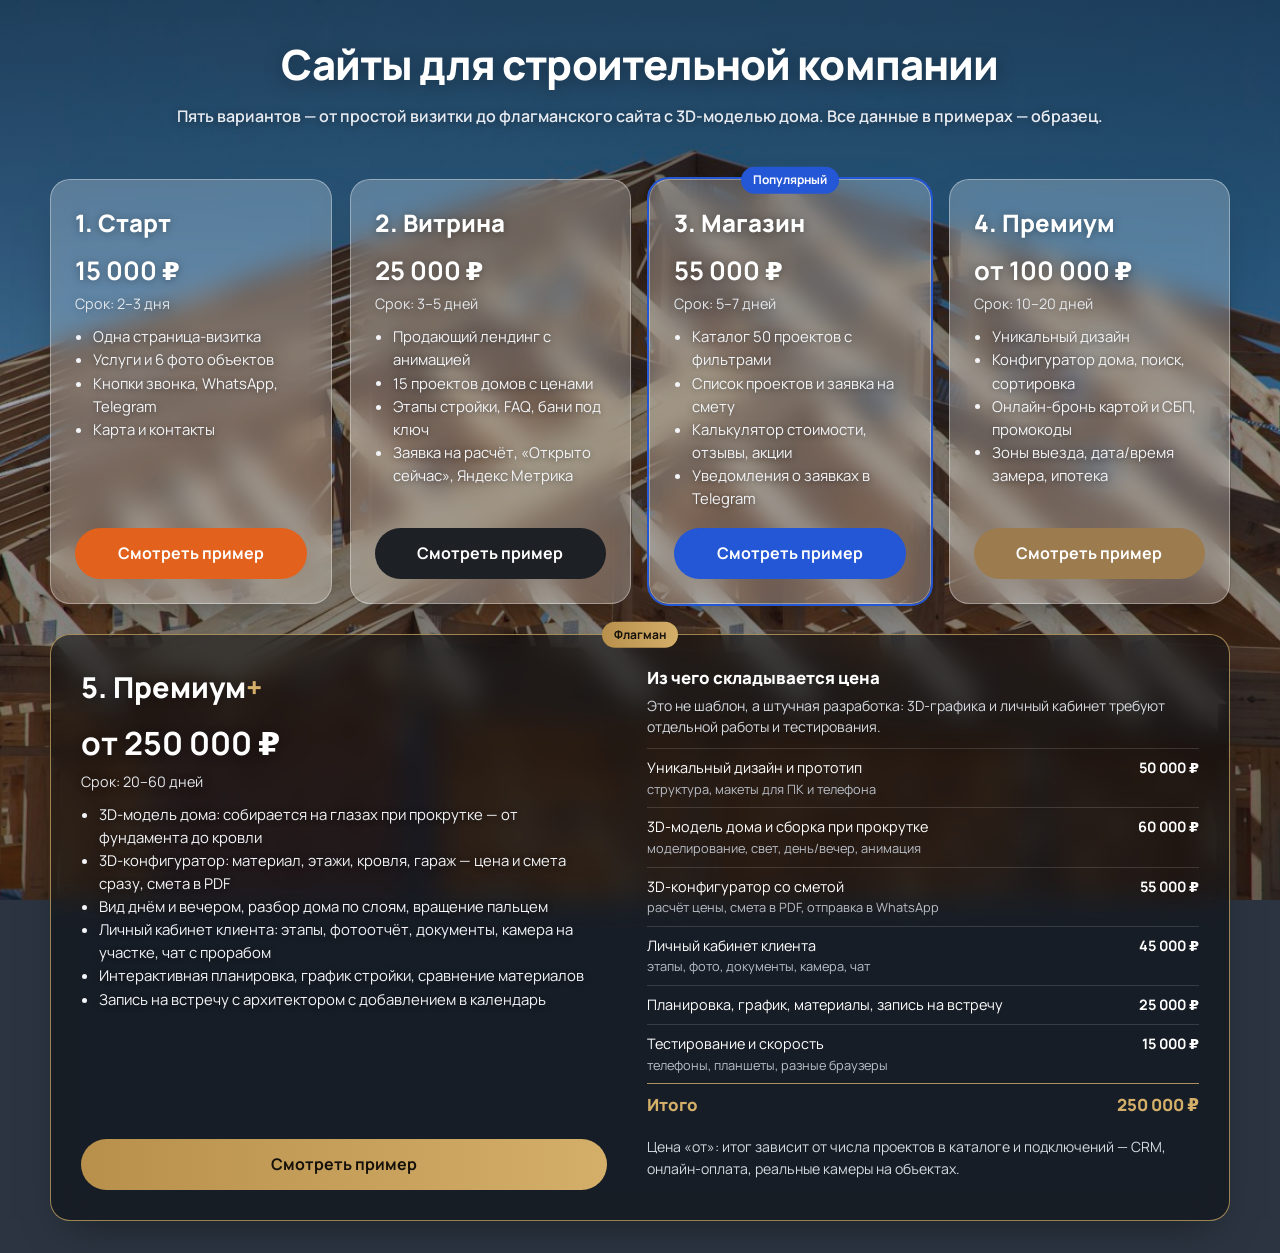
<file: index.html>
<!doctype html><html lang="ru"><head><meta charset="UTF-8"><meta name="viewport" content="width=device-width,initial-scale=1"><meta name="robots" content="noindex, nofollow"><title>Сайты для строительной компании — примеры</title>
<link href="fonts/fonts.css" rel="stylesheet">
<style>*{box-sizing:border-box}body{margin:0;font:16px/1.55 Manrope,system-ui,sans-serif;background:#2B3440;color:#1F2226;padding:32px 16px;min-height:100vh;min-height:100dvh;display:flex;flex-direction:column;justify-content:center}
body::before{content:"";position:fixed;inset:0;z-index:-1;background:linear-gradient(180deg,rgba(12,18,28,.62),rgba(12,18,28,.38) 45%,rgba(12,18,28,.55)),url("img/1676802037786-3697d60497ae.jpg") center/cover no-repeat,#2B3440}
h1{color:#fff;text-shadow:0 2px 18px rgba(0,0,0,.35)}.c{box-shadow:0 18px 40px -20px rgba(0,0,0,.5)}.c h2,.c .p{text-shadow:0 1px 8px rgba(0,0,0,.35)}
h1{font-family:Manrope,system-ui,sans-serif;font-weight:800;letter-spacing:-.02em;font-size:clamp(1.8rem,4vw,2.6rem);text-align:center;margin:0 0 8px}.sub{text-align:center;color:#E8ECF2;font-weight:600;text-shadow:0 1px 10px rgba(0,0,0,.4);margin:0 0 36px}
.g{width:100%;max-width:1180px;margin:14px auto 0;display:grid;grid-template-columns:repeat(4,1fr);gap:18px;row-gap:30px}
.c{position:relative;background:rgba(255,255,255,.25);-webkit-backdrop-filter:blur(14px) saturate(1.2);backdrop-filter:blur(14px) saturate(1.2);border:1px solid rgba(255,255,255,.35);color:#fff;border-radius:20px;padding:24px;display:flex;flex-direction:column;gap:10px}
.c h2{font-family:Manrope,system-ui,sans-serif;font-weight:800;margin:0;font-size:1.5rem}.c .p{font-size:1.6rem;font-weight:700}.c .p small{display:block;font-size:.9rem;font-weight:400;color:#E3E7EC;margin-top:2px}
.c ul{margin:0;padding-left:18px;color:#F2F4F7;text-shadow:0 1px 6px rgba(0,0,0,.45);font-size:.93rem;flex:1}.c a{display:block;text-align:center;padding:13px;border-radius:999px;color:#fff;text-decoration:none;font-weight:700;margin-top:8px}
.c a{transition:transform .25s ease,box-shadow .25s ease,filter .25s ease}.c a:hover{transform:scale(1.07);box-shadow:0 10px 22px -8px rgba(0,0,0,.45);filter:brightness(1.06)}@media(prefers-reduced-motion:reduce){.c a{transition:none}.c a:hover{transform:none}}.top{outline:2px solid #2457D6}.lab{position:absolute;top:0;left:50%;transform:translate(-50%,-50%);white-space:nowrap;background:#2457D6;color:#fff;font-size:.75rem;font-weight:700;padding:4px 12px;border-radius:999px}
.plus{grid-column:1/-1;display:grid;grid-template-columns:1fr 1.05fr;gap:12px 40px;background:rgba(10,12,16,.55);border:1px solid rgba(212,175,106,.7);padding:30px}
.plus .lab{background:linear-gradient(90deg,#B8904B,#D4AF6A);color:#15110A}
.plus h2{font-size:1.8rem}.plus h2 span{color:#D4AF6A}.plus .p{font-size:2rem}
.plus .l{display:flex;flex-direction:column;gap:10px}
.plus a{background:linear-gradient(90deg,#B8904B,#D4AF6A);color:#15110A!important}
.why h3{margin:0 0 4px;font-size:1.05rem;font-weight:800}
.why p{margin:0 0 10px;color:#D5D9E0;font-size:.88rem}
.why table{width:100%;border-collapse:collapse;font-size:.9rem}
.why td{padding:8px 0;border-top:1px solid rgba(255,255,255,.14);vertical-align:top}
.why td small{display:block;color:#B9BEC7;font-size:.8rem}
.why td:last-child{text-align:right;white-space:nowrap;font-weight:700;padding-left:14px}
.why tr.t td{border-top:1px solid rgba(212,175,106,.8);color:#D4AF6A;font-size:1.05rem;font-weight:800}
@media(max-width:900px){.plus{grid-template-columns:1fr;padding:24px}}
@media(max-width:900px){.g{grid-template-columns:1fr 1fr}}@media(max-width:560px){.g{grid-template-columns:1fr}}</style></head>
<body><h1>Сайты для строительной компании</h1><p class="sub">Пять вариантов — от простой визитки до флагманского сайта с 3D-моделью дома. Все данные в примерах — образец.</p>
<div class="g">
<div class="c"><h2>1. Старт</h2><div class="p">15 000 ₽ <small>Срок: 2–3 дня</small></div><ul><li>Одна страница-визитка</li><li>Услуги и 6 фото объектов</li><li>Кнопки звонка, WhatsApp, Telegram</li><li>Карта и контакты</li></ul><a href="1-start/index.html" style="background:#E2611C">Смотреть пример</a></div>
<div class="c"><h2>2. Витрина</h2><div class="p">25 000 ₽ <small>Срок: 3–5 дней</small></div><ul><li>Продающий лендинг с анимацией</li><li>15 проектов домов с ценами</li><li>Этапы стройки, FAQ, бани под ключ</li><li>Заявка на расчёт, «Открыто сейчас», Яндекс Метрика</li></ul><a href="2-vitrina/index.html" style="background:#1D2024">Смотреть пример</a></div>
<div class="c top"><span class="lab">Популярный</span><h2>3. Магазин</h2><div class="p">55 000 ₽ <small>Срок: 5–7 дней</small></div><ul><li>Каталог 50 проектов с фильтрами</li><li>Список проектов и заявка на смету</li><li>Калькулятор стоимости, отзывы, акции</li><li>Уведомления о заявках в Telegram</li></ul><a href="3-magazin/index.html" style="background:#2457D6">Смотреть пример</a></div>
<div class="c"><h2>4. Премиум</h2><div class="p">от 100 000 ₽ <small>Срок: 10–20 дней</small></div><ul><li>Уникальный дизайн</li><li>Конфигуратор дома, поиск, сортировка</li><li>Онлайн-бронь картой и СБП, промокоды</li><li>Зоны выезда, дата/время замера, ипотека</li></ul><a href="4-premium/index.html" style="background:#9C7B4F">Смотреть пример</a></div>
<div class="c plus"><span class="lab">Флагман</span>
<div class="l"><h2>5. Премиум<span>+</span></h2><div class="p">от 250 000 ₽ <small>Срок: 20–60 дней</small></div><ul><li>3D-модель дома: собирается на глазах при прокрутке — от фундамента до кровли</li><li>3D-конфигуратор: материал, этажи, кровля, гараж — цена и смета сразу, смета в PDF</li><li>Вид днём и вечером, разбор дома по слоям, вращение пальцем</li><li>Личный кабинет клиента: этапы, фотоотчёт, документы, камера на участке, чат с прорабом</li><li>Интерактивная планировка, график стройки, сравнение материалов</li><li>Запись на встречу с архитектором с добавлением в календарь</li></ul><a href="5-premium-plus/index.html">Смотреть пример</a></div>
<div class="why"><h3>Из чего складывается цена</h3><p>Это не шаблон, а штучная разработка: 3D-графика и личный кабинет требуют отдельной работы и тестирования.</p><table>
<tr><td>Уникальный дизайн и прототип<small>структура, макеты для ПК и телефона</small></td><td>50 000 ₽</td></tr>
<tr><td>3D-модель дома и сборка при прокрутке<small>моделирование, свет, день/вечер, анимация</small></td><td>60 000 ₽</td></tr>
<tr><td>3D-конфигуратор со сметой<small>расчёт цены, смета в PDF, отправка в WhatsApp</small></td><td>55 000 ₽</td></tr>
<tr><td>Личный кабинет клиента<small>этапы, фото, документы, камера, чат</small></td><td>45 000 ₽</td></tr>
<tr><td>Планировка, график, материалы, запись на встречу</td><td>25 000 ₽</td></tr>
<tr><td>Тестирование и скорость<small>телефоны, планшеты, разные браузеры</small></td><td>15 000 ₽</td></tr>
<tr class="t"><td>Итого</td><td>250 000 ₽</td></tr></table>
<p style="margin-top:10px">Цена «от»: итог зависит от числа проектов в каталоге и подключений — CRM, онлайн-оплата, реальные камеры на объектах.</p></div></div>
</div><style data-hscroll>.hs-wrap{position:relative;min-width:0;max-width:100%}.hs-btn{position:absolute;top:50%;z-index:30;width:42px;height:42px;margin-top:-21px;border-radius:50%;border:1px solid rgba(255,255,255,.45);background:rgba(20,20,24,.62);color:#fff;font:600 18px/1 system-ui,sans-serif;display:flex;align-items:center;justify-content:center;cursor:pointer;-webkit-backdrop-filter:blur(6px);backdrop-filter:blur(6px);box-shadow:0 4px 14px rgba(0,0,0,.25);transition:opacity .25s,transform .2s;padding:0}.hs-btn:hover{transform:scale(1.08)}.hs-btn.l{left:6px}.hs-btn.r{right:6px}.hs-btn.off{opacity:0;pointer-events:none}.hs-wrap.sm .hs-btn{width:30px;height:30px;margin-top:-15px;font-size:14px}</style>
<script data-hscroll>(function(){function sc(el){var cs=getComputedStyle(el);return /(auto|scroll)/.test(cs.overflowX)&&el.scrollWidth>el.clientWidth+8&&el.clientHeight>40}
function upd(el){var w=el.parentNode,l=w.querySelector(':scope>.hs-btn.l'),r=w.querySelector(':scope>.hs-btn.r'),can=el.scrollWidth>el.clientWidth+8;l.classList.toggle('off',!can||el.scrollLeft<4);r.classList.toggle('off',!can||el.scrollLeft+el.clientWidth>=el.scrollWidth-4)}
function step(el){var c=el.firstElementChild,g=parseFloat(getComputedStyle(el).columnGap)||16,s=c?c.getBoundingClientRect().width+g:0;if(!s||s>el.clientWidth*.9)s=el.clientWidth*.8;return s}
function add(el){if(el.dataset.hs)return;el.dataset.hs=1;var w=document.createElement('div');w.className='hs-wrap'+(el.clientHeight<100?' sm':'');var cs=getComputedStyle(el);['gridColumn','gridRow','marginTop','marginBottom','marginLeft','marginRight','flex','alignSelf','width','maxWidth'].forEach(function(p){if(p.indexOf('margin')==0){w.style[p]=cs[p];el.style[p]='0'}else if(el.style[p]||p.indexOf('grid')==0||p=='alignSelf'||p=='flex'){w.style[p]=cs[p]}});el.parentNode.insertBefore(w,el);w.appendChild(el);
[['l','<svg width="18" height="18" viewBox="0 0 24 24" fill="none" stroke="currentColor" stroke-width="2" stroke-linecap="round" stroke-linejoin="round" aria-hidden="true"><path d="M19 12H5M12 19l-7-7 7-7"/></svg>','Прокрутить назад',-1],['r','<svg width="18" height="18" viewBox="0 0 24 24" fill="none" stroke="currentColor" stroke-width="2" stroke-linecap="round" stroke-linejoin="round" aria-hidden="true"><path d="M5 12h14M12 5l7 7-7 7"/></svg>','Прокрутить вперёд',1]].forEach(function(a){var b=document.createElement('button');b.type='button';b.className='hs-btn '+a[0]+' off';b.innerHTML=a[1];b.setAttribute('aria-label',a[2]);b.onclick=function(){el.scrollBy({left:a[3]*step(el),behavior:'smooth'})};w.appendChild(b)});
el.addEventListener('scroll',function(){upd(el)},{passive:true});upd(el)}
function scan(){document.querySelectorAll('body *:not(.hs-btn):not(.hs-wrap)').forEach(function(el){if(el.dataset.hs){upd(el);return}if(!el.closest('[data-no-hs]')&&sc(el))add(el)})}
var t;function later(){clearTimeout(t);t=setTimeout(scan,250)}
if(document.readyState!='loading')later();else document.addEventListener('DOMContentLoaded',later);
addEventListener('load',later);addEventListener('resize',later);document.addEventListener('click',function(e){if(!e.target.closest('.hs-btn'))later()},true)})();</script>
</body></html>
</file>
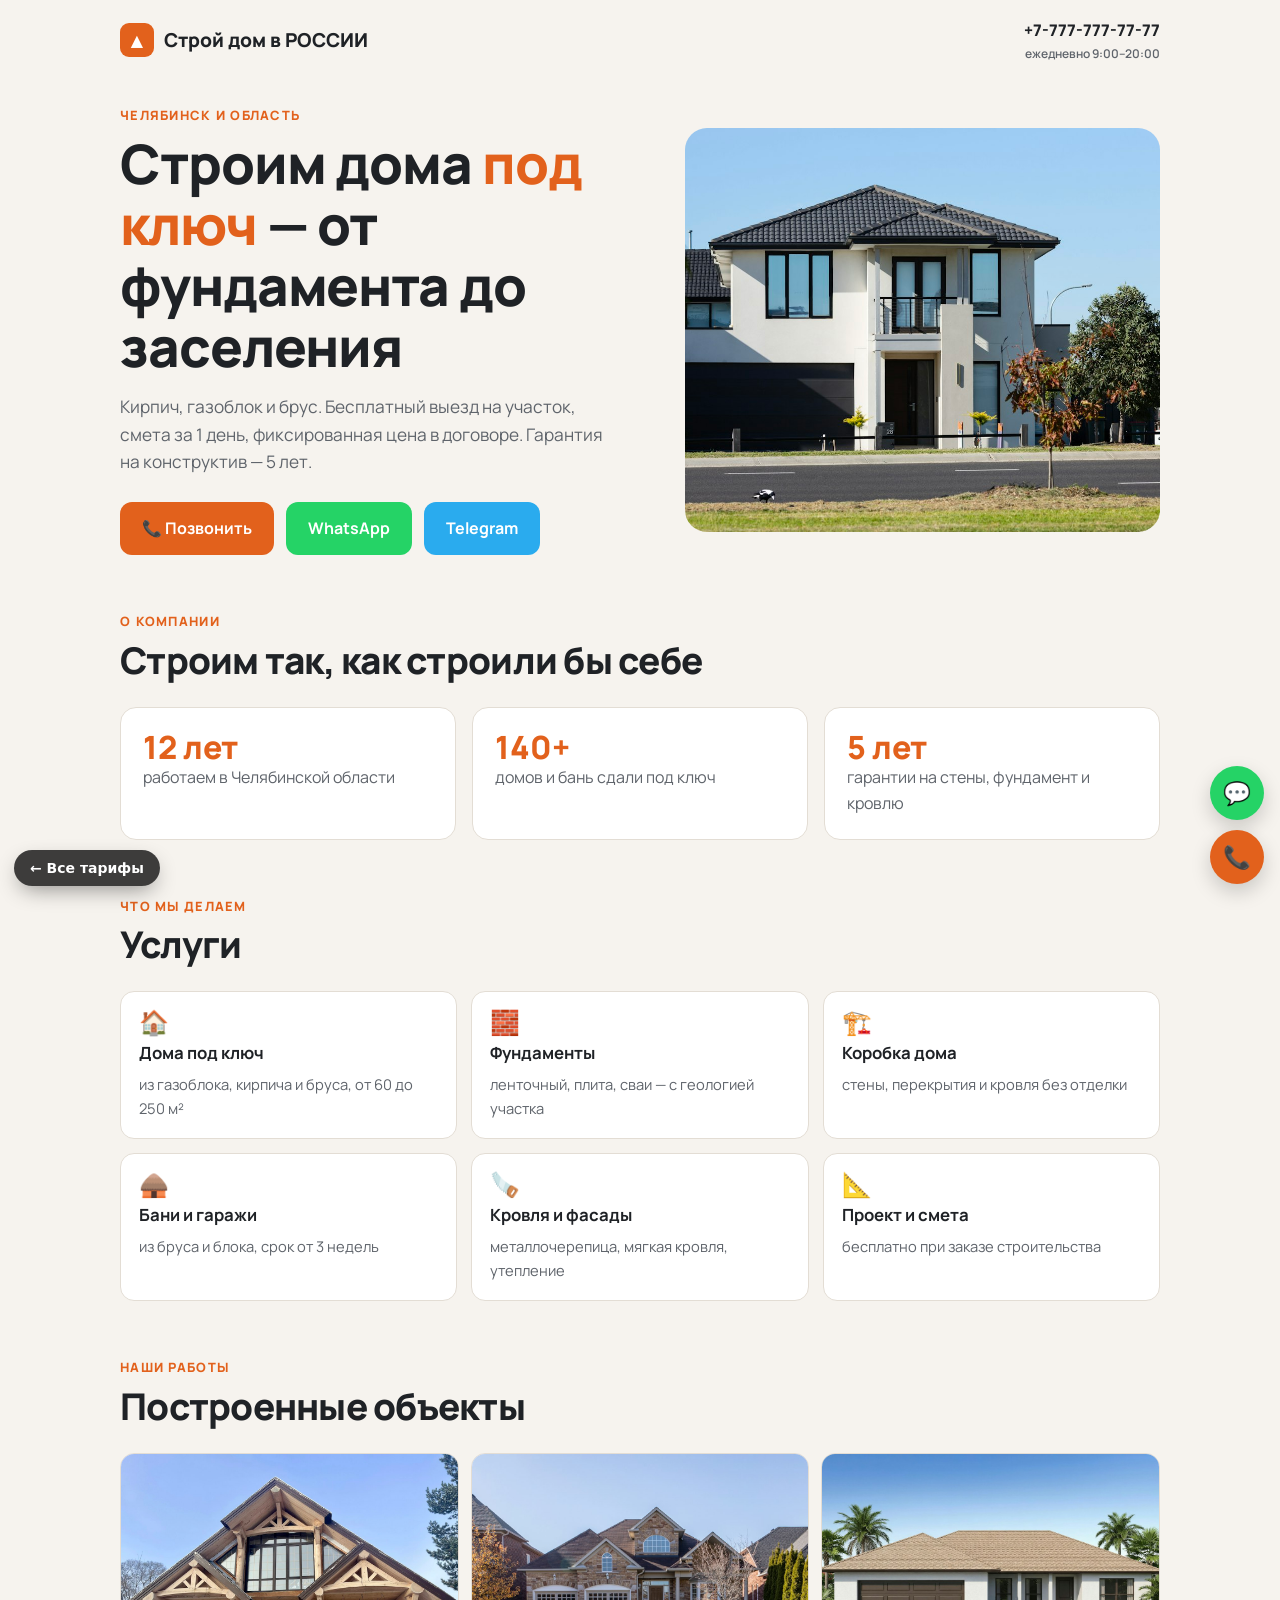
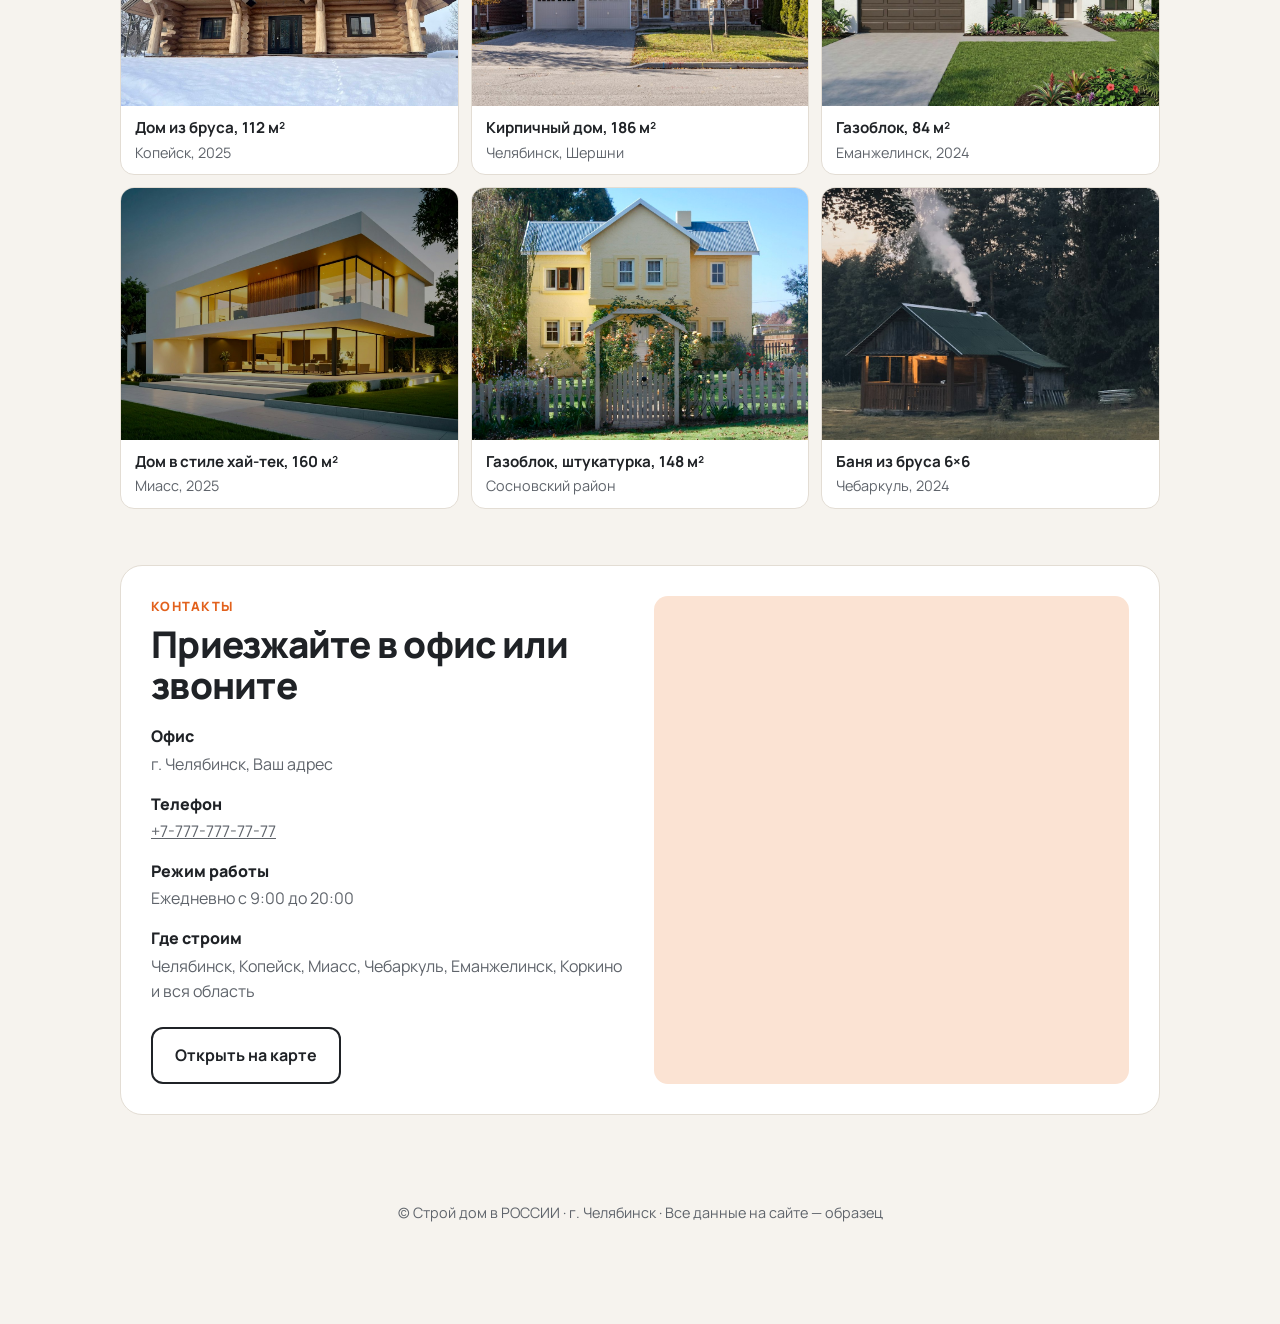
<file: 1-start/index.html>
<!DOCTYPE html>
<html lang="ru">
<head>
<meta charset="UTF-8">
<meta name="viewport" content="width=device-width, initial-scale=1">
<meta name="robots" content="noindex, nofollow">
<title>Строй дом в РОССИИ — строительство домов в Челябинской области</title>
<meta name="description" content="Строим частные дома, бани и гаражи под ключ в Челябинске и области. Бесплатный выезд на участок и смета за 1 день.">
<link href="fonts/fonts.css" rel="stylesheet">
<style>
:root{--bg:#F6F3EE;--ink:#1F2226;--mute:#5F646B;--acc:#E2611C;--acc2:#FBE3D3;--line:#E3DDD4;--card:#fff}
*{box-sizing:border-box}
html{scroll-behavior:smooth}
body{margin:0;background:var(--bg);color:var(--ink);font:16px/1.6 Manrope,system-ui,sans-serif}
a{color:inherit}
h1,h2,h3{font-weight:800;line-height:1.12;margin:0;letter-spacing:-.02em}
.wrap{max-width:1080px;margin:0 auto;padding:0 20px}
header{display:flex;align-items:center;justify-content:space-between;padding:18px 20px;max-width:1080px;margin:0 auto}
.logo{display:flex;align-items:center;gap:10px;font-size:1.2rem;font-weight:800;text-decoration:none}
.logo i{width:34px;height:34px;border-radius:9px;background:var(--acc);display:grid;place-items:center;color:#fff;font-style:normal;font-size:1rem}
.tel{font-weight:800;text-decoration:none}
.tel small{display:block;font-weight:600;color:var(--mute);font-size:.75rem;text-align:right}
.hero{display:grid;grid-template-columns:1.05fr .95fr;gap:40px;align-items:center;padding:24px 0 56px}
.hero h1{font-size:clamp(2.1rem,5vw,3.4rem);margin-bottom:16px}
.hero h1 em{font-style:normal;color:var(--acc)}
.hero p{color:var(--mute);font-size:1.08rem;margin:0 0 26px;max-width:44ch}
.pic{border-radius:22px;overflow:hidden;aspect-ratio:4/3.4;background:#ddd}
.pic svg,
.pic .ph{width:100%;height:100%;display:block}
.btns{display:flex;flex-wrap:wrap;gap:12px}
.btn{display:inline-flex;align-items:center;gap:8px;padding:14px 22px;border-radius:12px;font-weight:700;text-decoration:none;background:var(--acc);color:#fff;border:0;font:inherit;font-weight:700;cursor:pointer}
.btn.wa{background:#25D366}.btn.tg{background:#2AABEE}
.btn.line{background:transparent;color:var(--ink);border:2px solid var(--ink)}
section{padding:56px 0}
.tag{color:var(--acc);font-weight:800;font-size:.8rem;letter-spacing:.1em;text-transform:uppercase;margin-bottom:8px}
h2{font-size:clamp(1.6rem,3.4vw,2.3rem);margin-bottom:26px}
.about{display:grid;grid-template-columns:repeat(3,1fr);gap:16px}
.about div{background:var(--card);border:1px solid var(--line);border-radius:16px;padding:22px}
.about b{display:block;font-size:2rem;font-weight:800;color:var(--acc);line-height:1.1}
.about span{color:var(--mute)}
.svc{display:grid;grid-template-columns:repeat(3,1fr);gap:14px;list-style:none;padding:0;margin:0}
.svc li{background:var(--card);border:1px solid var(--line);border-radius:14px;padding:18px;display:flex;flex-direction:column;gap:6px}
.svc li i{font-style:normal;font-size:1.5rem;line-height:1}
.svc li b{font-size:1.05rem}
.svc li small{color:var(--mute);font-size:.92rem}
.gal{display:grid;grid-template-columns:repeat(3,1fr);gap:12px}
.gal figure{margin:0;border-radius:14px;overflow:hidden;background:#fff;border:1px solid var(--line)}
.gal figure div{aspect-ratio:4/3}
.gal svg,
.gal .ph{width:100%;height:100%;display:block}
.gal figcaption{padding:10px 14px;font-size:.9rem;color:var(--mute)}
.gal figcaption b{color:var(--ink);display:block;font-size:.95rem}
.ct{display:grid;grid-template-columns:1fr 1fr;gap:28px;background:var(--card);border:1px solid var(--line);border-radius:22px;padding:30px}
.ct dl{margin:0}.ct dt{font-weight:800;margin-top:14px}.ct dt:first-child{margin-top:0}.ct dd{margin:2px 0 0;color:var(--mute)}
.ct iframe{width:100%;height:100%;min-height:300px;border:0;border-radius:14px;background:var(--acc2)}
footer{text-align:center;color:var(--mute);font-size:.9rem;padding:30px 20px 100px}
.float{position:fixed;right:16px;bottom:16px;display:flex;flex-direction:column;gap:10px;z-index:9}
.float a{width:54px;height:54px;border-radius:50%;display:grid;place-items:center;color:#fff;text-decoration:none;font-size:1.4rem;box-shadow:0 8px 20px rgba(0,0,0,.18)}
@media(max-width:820px){.svc{grid-template-columns:1fr 1fr}}
@media(max-width:760px){.hero{grid-template-columns:1fr;gap:24px;padding-top:6px}.about{grid-template-columns:1fr}.svc{grid-template-columns:1fr}.gal{grid-template-columns:repeat(2,1fr)}.ct{grid-template-columns:1fr;padding:22px}header .tel small{display:none}.btn{flex:1 1 auto;justify-content:center}}
@media(max-width:420px){.gal{grid-template-columns:1fr}}
.logo,.tel{white-space:nowrap}@media(max-width:480px){.logo{font-size:1rem;gap:8px}.logo i{width:28px;height:28px;font-size:.85rem}.tel{font-size:.85rem}header{padding:14px 16px;gap:10px}}@media(max-width:360px){header .tel{display:none}}
</style>
</head>
<body><a href="../index.html" class="tarify-back" aria-label="Вернуться ко всем тарифам" style="position:fixed;left:14px;bottom:calc(14px + env(safe-area-inset-bottom,0px));z-index:2147483000;display:inline-flex;align-items:center;gap:6px;padding:11px 16px;border-radius:999px;background:rgba(20,20,20,.82);color:#fff;font:600 14px/1 system-ui,-apple-system,'Segoe UI',Roboto,sans-serif;text-decoration:none;box-shadow:0 8px 22px -6px rgba(0,0,0,.45);-webkit-backdrop-filter:blur(6px);backdrop-filter:blur(6px)">← Все тарифы</a><script data-fp>(function(){try{var k="fp:"+location.pathname.split("/")[1],q=/[?&]from=portfolio(&|$)/.test(location.search);if(q)sessionStorage.setItem(k,"1");if(q||sessionStorage.getItem(k)){var b=document.querySelector(".tarify-back");if(b)b.style.display="none"}}catch(e){}})();</script>
<header><a class="logo" href="#"><i>▲</i>Строй дом в РОССИИ</a><a class="tel" href="tel:+77777777777">+7-777-777-77-77<small>ежедневно 9:00–20:00</small></a></header>

<main class="wrap">
<div class="hero">
  <div>
    <div class="tag">Челябинск и область</div>
    <h1>Строим дома <em>под ключ</em> — от фундамента до заселения</h1>
    <p>Кирпич, газоблок и брус. Бесплатный выезд на участок, смета за 1 день, фиксированная цена в договоре. Гарантия на конструктив — 5 лет.</p>
    <div class="btns">
      <a class="btn" href="tel:+77777777777">📞 Позвонить</a>
      <a class="btn wa" href="https://wa.me/77777777777" target="_blank" rel="noopener">WhatsApp</a>
      <a class="btn tg" href="https://t.me/" target="_blank" rel="noopener">Telegram</a>
    </div>
  </div>
  <div class="pic" data-photo="1777106322601-578dc9213ace" data-w="1100" data-house='{"floors":2,"wall":"#D8C7AE","roofc":"#3A3F45","garage":true}' aria-label="Двухэтажный дом с гаражом"></div>
</div>

<section style="padding-top:0">
  <div class="tag">О компании</div>
  <h2>Строим так, как строили бы себе</h2>
  <div class="about">
    <div><b>12 лет</b><span>работаем в Челябинской области</span></div>
    <div><b>140+</b><span>домов и бань сдали под ключ</span></div>
    <div><b>5 лет</b><span>гарантии на стены, фундамент и кровлю</span></div>
  </div>
</section>

<section style="padding-top:0">
  <div class="tag">Что мы делаем</div>
  <h2>Услуги</h2>
  <ul class="svc">
    <li><i>🏠</i><b>Дома под ключ</b><small>из газоблока, кирпича и бруса, от 60 до 250 м²</small></li>
    <li><i>🧱</i><b>Фундаменты</b><small>ленточный, плита, сваи — с геологией участка</small></li>
    <li><i>🏗️</i><b>Коробка дома</b><small>стены, перекрытия и кровля без отделки</small></li>
    <li><i>🛖</i><b>Бани и гаражи</b><small>из бруса и блока, срок от 3 недель</small></li>
    <li><i>🪚</i><b>Кровля и фасады</b><small>металлочерепица, мягкая кровля, утепление</small></li>
    <li><i>📐</i><b>Проект и смета</b><small>бесплатно при заказе строительства</small></li>
  </ul>
</section>

<section style="padding-top:0">
  <div class="tag">Наши работы</div>
  <h2>Построенные объекты</h2>
  <div class="gal">
    <figure><div data-photo="1706047924901-28129757dde7" data-alt="Дом из бруса" data-house='{"floors":1,"attic":true,"wall":"#C79A64","roofc":"#6B3A2C","terrace":true}'></div><figcaption><b>Дом из бруса, 112 м²</b>Копейск, 2025</figcaption></figure>
    <figure><div data-photo="1605276374104-dee2a0ed3cd6" data-alt="Кирпичный дом с гаражом" data-house='{"floors":2,"wall":"#B5553E","roofc":"#3A3F45","garage":true}'></div><figcaption><b>Кирпичный дом, 186 м²</b>Челябинск, Шершни</figcaption></figure>
    <figure><div data-photo="1786550860372-116b871a1697" data-alt="Одноэтажный дом из газоблока" data-house='{"floors":1,"wall":"#E9DCC8","roofc":"#5B3B32"}'></div><figcaption><b>Газоблок, 84 м²</b>Еманжелинск, 2024</figcaption></figure>
    <figure><div data-photo="1748063578185-3d68121b11ff" data-alt="Дом в стиле хай-тек" data-house='{"floors":2,"roof":"flat","wall":"#EDEDEA","roofc":"#33373C","trim":"#33373C","sky":"dusk"}'></div><figcaption><b>Дом в стиле хай-тек, 160 м²</b>Миасс, 2025</figcaption></figure>
    <figure><div data-photo="1602657952211-bd6fbe4d2d78" data-alt="Дом из газоблока" data-house='{"floors":2,"roof":"hip","wall":"#D8C7AE","roofc":"#2F4A5C"}'></div><figcaption><b>Газоблок, штукатурка, 148 м²</b>Сосновский район</figcaption></figure>
    <figure><div data-photo="1568729937315-2ef5ee9cf4f2" data-alt="Баня из бруса" data-house='{"floors":1,"w":150,"wall":"#B98A57","roofc":"#4A3A30","terrace":true,"sky":"dusk"}'></div><figcaption><b>Баня из бруса 6×6</b>Чебаркуль, 2024</figcaption></figure>
  </div>
</section>

<section style="padding-top:0">
  <div class="ct">
    <div>
      <div class="tag">Контакты</div>
      <h2 style="margin-bottom:18px">Приезжайте в офис или звоните</h2>
      <dl>
        <dt>Офис</dt><dd>г. Челябинск, Ваш адрес</dd>
        <dt>Телефон</dt><dd><a href="tel:+77777777777">+7-777-777-77-77</a></dd>
        <dt>Режим работы</dt><dd>Ежедневно с 9:00 до 20:00</dd>
        <dt>Где строим</dt><dd>Челябинск, Копейск, Миасс, Чебаркуль, Еманжелинск, Коркино и вся область</dd>
      </dl>
      <div class="btns" style="margin-top:22px"><a class="btn line" href="https://yandex.ru/maps/?text=%D0%A7%D0%B5%D0%BB%D1%8F%D0%B1%D0%B8%D0%BD%D1%81%D0%BA" target="_blank" rel="noopener">Открыть на карте</a></div>
    </div>
    <iframe title="Карта: Челябинск" src="https://yandex.ru/map-widget/v1/?ll=61.402554%2C55.159897&z=11" loading="lazy"></iframe>
  </div>
</section>
</main>

<footer>© Строй дом в РОССИИ · г. Челябинск · Все данные на сайте — образец</footer>
<div class="float">
  <a href="https://wa.me/77777777777" style="background:#25D366" aria-label="WhatsApp" target="_blank" rel="noopener">💬</a>
  <a href="tel:+77777777777" style="background:var(--acc)" aria-label="Позвонить">📞</a>
</div>
<script>/* Генератор иллюстраций домов (SVG) — заменяются на фото клиента */
function houseSVG(o){
  o=Object.assign({floors:1,attic:false,roof:'gable',wall:'#E9DCC8',roofc:'#5B3B32',trim:'#FFFFFF',garage:false,w:200,sky:'day',terrace:false,stage:'done',crane:false},o||{});
  var W=400,H=300,G=246,cx=o.garage?185:200,fh=62,fl=o.floors,bh=fh*fl+8,bw=o.w,x0=cx-bw/2,top=G-bh;
  var sky={day:['#CFE3F2','#F4F8FB'],dusk:['#F6C9A0','#FBEADB'],night:['#26344A','#46597A'],grey:['#D9DEE3','#F1F3F5']}[o.sky]||['#CFE3F2','#F4F8FB'];
  var id='g'+Math.random().toString(36).slice(2,8);
  var s='<svg viewBox="0 0 '+W+' '+H+'" xmlns="http://www.w3.org/2000/svg" preserveAspectRatio="xMidYMid slice" role="img">';
  s+='<defs><linearGradient id="'+id+'" x1="0" y1="0" x2="0" y2="1"><stop offset="0" stop-color="'+sky[0]+'"/><stop offset="1" stop-color="'+sky[1]+'"/></linearGradient></defs>';
  s+='<rect width="'+W+'" height="'+H+'" fill="url(#'+id+')"/>';
  if(o.sky==='night')s+='<circle cx="330" cy="50" r="16" fill="#F5EBC9"/>';else s+='<circle cx="335" cy="55" r="22" fill="#fff" opacity=".7"/>';
  s+='<path d="M0 '+(G-30)+' Q80 '+(G-60)+' 160 '+(G-34)+' T400 '+(G-40)+' V'+H+' H0Z" fill="#B9CDB5" opacity=".55"/>';
  s+='<rect y="'+G+'" width="'+W+'" height="'+(H-G)+'" fill="#9DB78F"/>';
  s+='<rect y="'+G+'" width="'+W+'" height="5" fill="#86A178"/>';
  // деревья
  [[34,0.9],[372,1.1],[60,0.7]].forEach(function(t){var k=t[1];s+='<rect x="'+(t[0]-2)+'" y="'+(G-34*k)+'" width="4" height="'+34*k+'" fill="#6B5444"/><circle cx="'+t[0]+'" cy="'+(G-44*k)+'" r="'+20*k+'" fill="#6E9A62"/><circle cx="'+(t[0]+9*k)+'" cy="'+(G-36*k)+'" r="'+13*k+'" fill="#5E8A54"/>';});
  if(o.crane){s+='<g stroke="#E3A02B" stroke-width="3" fill="none"><path d="M318 '+G+' V40 M318 52 H140 M318 52 H362 M318 40 L250 52 M318 40 L362 52"/></g><rect x="352" y="52" width="14" height="14" fill="#555"/><path d="M190 52 V'+(top-20)+'" stroke="#444" stroke-width="1.5"/><rect x="180" y="'+(top-20)+'" width="20" height="8" fill="#7C8A96"/>';}
  // фундамент
  s+='<rect x="'+(x0-6)+'" y="'+(G-10)+'" width="'+(bw+12+(o.garage?80:0))+'" height="12" fill="#8E9196"/>';
  if(o.stage==='foundation'){s+='<g stroke="#5C6066" stroke-width="2">';for(var r=x0;r<x0+bw;r+=14)s+='<line x1="'+r+'" y1="'+(G-10)+'" x2="'+r+'" y2="'+(G-26)+'"/>';s+='</g></svg>';return s;}
  // гараж
  if(o.garage){var gx=x0+bw-2,gw=82,gh=fh+4;s+='<rect x="'+gx+'" y="'+(G-10-gh)+'" width="'+gw+'" height="'+gh+'" fill="'+o.wall+'" stroke="rgba(0,0,0,.12)"/><rect x="'+(gx-4)+'" y="'+(G-16-gh)+'" width="'+(gw+10)+'" height="8" fill="'+o.roofc+'"/>';s+='<rect x="'+(gx+12)+'" y="'+(G-10-gh+22)+'" width="'+(gw-24)+'" height="'+(gh-22)+'" fill="#D5D8DC"/>';for(var gl=0;gl<5;gl++)s+='<line x1="'+(gx+12)+'" x2="'+(gx+gw-12)+'" y1="'+(G-10-gh+30+gl*8)+'" y2="'+(G-10-gh+30+gl*8)+'" stroke="#B4B9BF"/>';}
  // стены
  s+='<rect x="'+x0+'" y="'+top+'" width="'+bw+'" height="'+(bh-10)+'" fill="'+o.wall+'"/>';
  if(o.wall==='#B5553E'||o.wall==='#A44A36'){s+='<g stroke="rgba(0,0,0,.08)">';for(var by=top+6;by<G-10;by+=6)s+='<line x1="'+x0+'" x2="'+(x0+bw)+'" y1="'+by+'" y2="'+by+'"/>';s+='</g>';}
  if(o.wall==='#C79A64'||o.wall==='#B98A57'){s+='<g stroke="rgba(80,50,20,.18)">';for(var ly=top+8;ly<G-10;ly+=8)s+='<line x1="'+x0+'" x2="'+(x0+bw)+'" y1="'+ly+'" y2="'+ly+'"/>';s+='</g>';}
  if(fl>1)s+='<rect x="'+x0+'" y="'+(top+fh+2)+'" width="'+bw+'" height="5" fill="'+o.trim+'" opacity=".8"/>';
  // окна
  var n=Math.max(2,Math.round(bw/58));
  for(var f=0;f<fl;f++){var wy=top+12+f*(fh+4);for(var i=0;i<n;i++){var wx=x0+(bw/(n))*i+(bw/n)/2-12;if(f===fl-1&&i===Math.floor(n/2)&&o.stage==='done'){continue;}
    if(o.stage==='walls'){s+='<rect x="'+wx+'" y="'+wy+'" width="24" height="32" fill="#4B4F55"/>';continue;}
    s+='<rect x="'+(wx-2)+'" y="'+(wy-2)+'" width="28" height="36" fill="'+o.trim+'"/><rect x="'+wx+'" y="'+wy+'" width="24" height="32" fill="'+(o.sky==='night'?'#F7D98A':'#8DB2CC')+'"/><path d="M'+(wx+12)+' '+wy+' V'+(wy+32)+' M'+wx+' '+(wy+14)+' H'+(wx+24)+'" stroke="'+o.trim+'" stroke-width="2"/>';}}
  if(o.stage==='done'){var dx=x0+(bw/n)*Math.floor(n/2)+(bw/n)/2-13;s+='<rect x="'+dx+'" y="'+(G-10-46)+'" width="26" height="46" fill="#5A4436"/><circle cx="'+(dx+20)+'" cy="'+(G-34)+'" r="1.8" fill="#E8C77A"/><rect x="'+(dx-8)+'" y="'+(G-12)+'" width="42" height="4" fill="#9A9DA2"/>';}
  if(o.terrace){s+='<rect x="'+(x0-46)+'" y="'+(G-16)+'" width="46" height="6" fill="#8B6A4E"/><g stroke="#8B6A4E" stroke-width="2">';for(var tx=x0-44;tx<x0;tx+=8)s+='<line x1="'+tx+'" y1="'+(G-16)+'" x2="'+tx+'" y2="'+(G-34)+'"/>';s+='<line x1="'+(x0-46)+'" x2="'+x0+'" y1="'+(G-34)+'" y2="'+(G-34)+'"/></g>';}
  if(o.stage==='walls'){s+='<g stroke="#C9A35B" stroke-width="2">';for(var sx=x0-10;sx<=x0+bw+10;sx+=34)s+='<line x1="'+sx+'" y1="'+(G-10)+'" x2="'+sx+'" y2="'+(top-14)+'"/>';for(var sy=G-30;sy>top-14;sy-=30)s+='<line x1="'+(x0-10)+'" x2="'+(x0+bw+10)+'" y1="'+sy+'" y2="'+sy+'"/>';s+='</g></svg>';return s;}
  // крыша
  var ov=14,rh=o.attic?78:56;
  if(o.roof==='gable')s+='<path d="M'+(x0-ov)+' '+top+' L'+cx+' '+(top-rh)+' L'+(x0+bw+ov)+' '+top+'Z" fill="'+o.roofc+'"/><path d="M'+(x0+8)+' '+top+' L'+cx+' '+(top-rh+12)+' L'+(x0+bw-8)+' '+top+'Z" fill="'+o.wall+'" opacity="'+(o.attic?1:0)+'"/>';
  else if(o.roof==='hip')s+='<path d="M'+(x0-ov)+' '+top+' L'+(x0+bw*0.25)+' '+(top-rh*0.8)+' L'+(x0+bw*0.75)+' '+(top-rh*0.8)+' L'+(x0+bw+ov)+' '+top+'Z" fill="'+o.roofc+'"/>';
  else s+='<rect x="'+(x0-6)+'" y="'+(top-12)+'" width="'+(bw+12)+'" height="14" fill="'+o.roofc+'"/>';
  if(o.attic&&o.roof==='gable'){var ay=top-rh+38;s+='<rect x="'+(cx-14)+'" y="'+ay+'" width="28" height="30" fill="'+o.trim+'"/><rect x="'+(cx-12)+'" y="'+(ay+2)+'" width="24" height="26" fill="'+(o.sky==='night'?'#F7D98A':'#8DB2CC')+'"/>';}
  if(o.roof!=='flat')s+='<rect x="'+(x0+bw*0.7)+'" y="'+(top-rh*0.75)+'" width="14" height="'+rh*0.45+'" fill="#7E6A5E"/>';
  s+='</svg>';return s;
}

/* Реальные фото (Unsplash, бесплатная лицензия). Если фото не загрузилось — показываем иллюстрацию */
var HSREG=[];
function photoURL(id,w){return 'img/'+id+'.jpg'}
function pic(id,house,alt,w){var k=HSREG.push(house||{})-1;return '<img class="ph" src="'+photoURL(id,w)+'" alt="'+(alt||'').replace(/"/g,'&quot;')+'" loading="lazy" decoding="async" onerror="phFail(this,'+k+')">'}
function phFail(im,k){var d=document.createElement('div');d.className='ph';d.innerHTML=houseSVG(HSREG[k]);im.replaceWith(d)}
function fillMedia(el){var cfg=JSON.parse(el.getAttribute('data-house')||'{}');el.insertAdjacentHTML('afterbegin',el.dataset.photo?pic(el.dataset.photo,cfg,el.dataset.alt||el.getAttribute('aria-label')||'',+el.dataset.w||1000):houseSVG(cfg))}
function projMedia(p,w){return p.photo?pic(p.photo,p.house,'Проект дома '+p.name+', '+p.area+' м²',w||700):houseSVG(p.house)}
document.head.insertAdjacentHTML('beforeend','<style>img.ph,div.ph{width:100%;height:100%;object-fit:cover;display:block;background:#d9d6d0}div.ph svg{width:100%;height:100%;display:block}</style>');

document.querySelectorAll('[data-house]').forEach(fillMedia);
</script>
<style data-hscroll>.hs-wrap{position:relative;min-width:0;max-width:100%}.hs-btn{position:absolute;top:50%;z-index:30;width:42px;height:42px;margin-top:-21px;border-radius:50%;border:1px solid rgba(255,255,255,.45);background:rgba(20,20,24,.62);color:#fff;font:600 18px/1 system-ui,sans-serif;display:flex;align-items:center;justify-content:center;cursor:pointer;-webkit-backdrop-filter:blur(6px);backdrop-filter:blur(6px);box-shadow:0 4px 14px rgba(0,0,0,.25);transition:opacity .25s,transform .2s;padding:0}.hs-btn:hover{transform:scale(1.08)}.hs-btn.l{left:6px}.hs-btn.r{right:6px}.hs-btn.off{opacity:0;pointer-events:none}.hs-wrap.sm .hs-btn{width:30px;height:30px;margin-top:-15px;font-size:14px}</style>
<script data-hscroll>(function(){function sc(el){var cs=getComputedStyle(el);return /(auto|scroll)/.test(cs.overflowX)&&el.scrollWidth>el.clientWidth+8&&el.clientHeight>40}
function upd(el){var w=el.parentNode,l=w.querySelector(':scope>.hs-btn.l'),r=w.querySelector(':scope>.hs-btn.r'),can=el.scrollWidth>el.clientWidth+8;l.classList.toggle('off',!can||el.scrollLeft<4);r.classList.toggle('off',!can||el.scrollLeft+el.clientWidth>=el.scrollWidth-4)}
function step(el){var c=el.firstElementChild,g=parseFloat(getComputedStyle(el).columnGap)||16,s=c?c.getBoundingClientRect().width+g:0;if(!s||s>el.clientWidth*.9)s=el.clientWidth*.8;return s}
function add(el){if(el.dataset.hs)return;el.dataset.hs=1;var w=document.createElement('div');w.className='hs-wrap'+(el.clientHeight<100?' sm':'');var cs=getComputedStyle(el);['gridColumn','gridRow','marginTop','marginBottom','marginLeft','marginRight','flex','alignSelf','width','maxWidth'].forEach(function(p){if(p.indexOf('margin')==0){w.style[p]=cs[p];el.style[p]='0'}else if(el.style[p]||p.indexOf('grid')==0||p=='alignSelf'||p=='flex'){w.style[p]=cs[p]}});el.parentNode.insertBefore(w,el);w.appendChild(el);
[['l','<svg width="18" height="18" viewBox="0 0 24 24" fill="none" stroke="currentColor" stroke-width="2" stroke-linecap="round" stroke-linejoin="round" aria-hidden="true"><path d="M19 12H5M12 19l-7-7 7-7"/></svg>','Прокрутить назад',-1],['r','<svg width="18" height="18" viewBox="0 0 24 24" fill="none" stroke="currentColor" stroke-width="2" stroke-linecap="round" stroke-linejoin="round" aria-hidden="true"><path d="M5 12h14M12 5l7 7-7 7"/></svg>','Прокрутить вперёд',1]].forEach(function(a){var b=document.createElement('button');b.type='button';b.className='hs-btn '+a[0]+' off';b.innerHTML=a[1];b.setAttribute('aria-label',a[2]);b.onclick=function(){el.scrollBy({left:a[3]*step(el),behavior:'smooth'})};w.appendChild(b)});
el.addEventListener('scroll',function(){upd(el)},{passive:true});upd(el)}
function scan(){document.querySelectorAll('body *:not(.hs-btn):not(.hs-wrap)').forEach(function(el){if(el.dataset.hs){upd(el);return}if(!el.closest('[data-no-hs]')&&sc(el))add(el)})}
var t;function later(){clearTimeout(t);t=setTimeout(scan,250)}
if(document.readyState!='loading')later();else document.addEventListener('DOMContentLoaded',later);
addEventListener('load',later);addEventListener('resize',later);document.addEventListener('click',function(e){if(!e.target.closest('.hs-btn'))later()},true)})();</script>
</body>
</html>
</file>
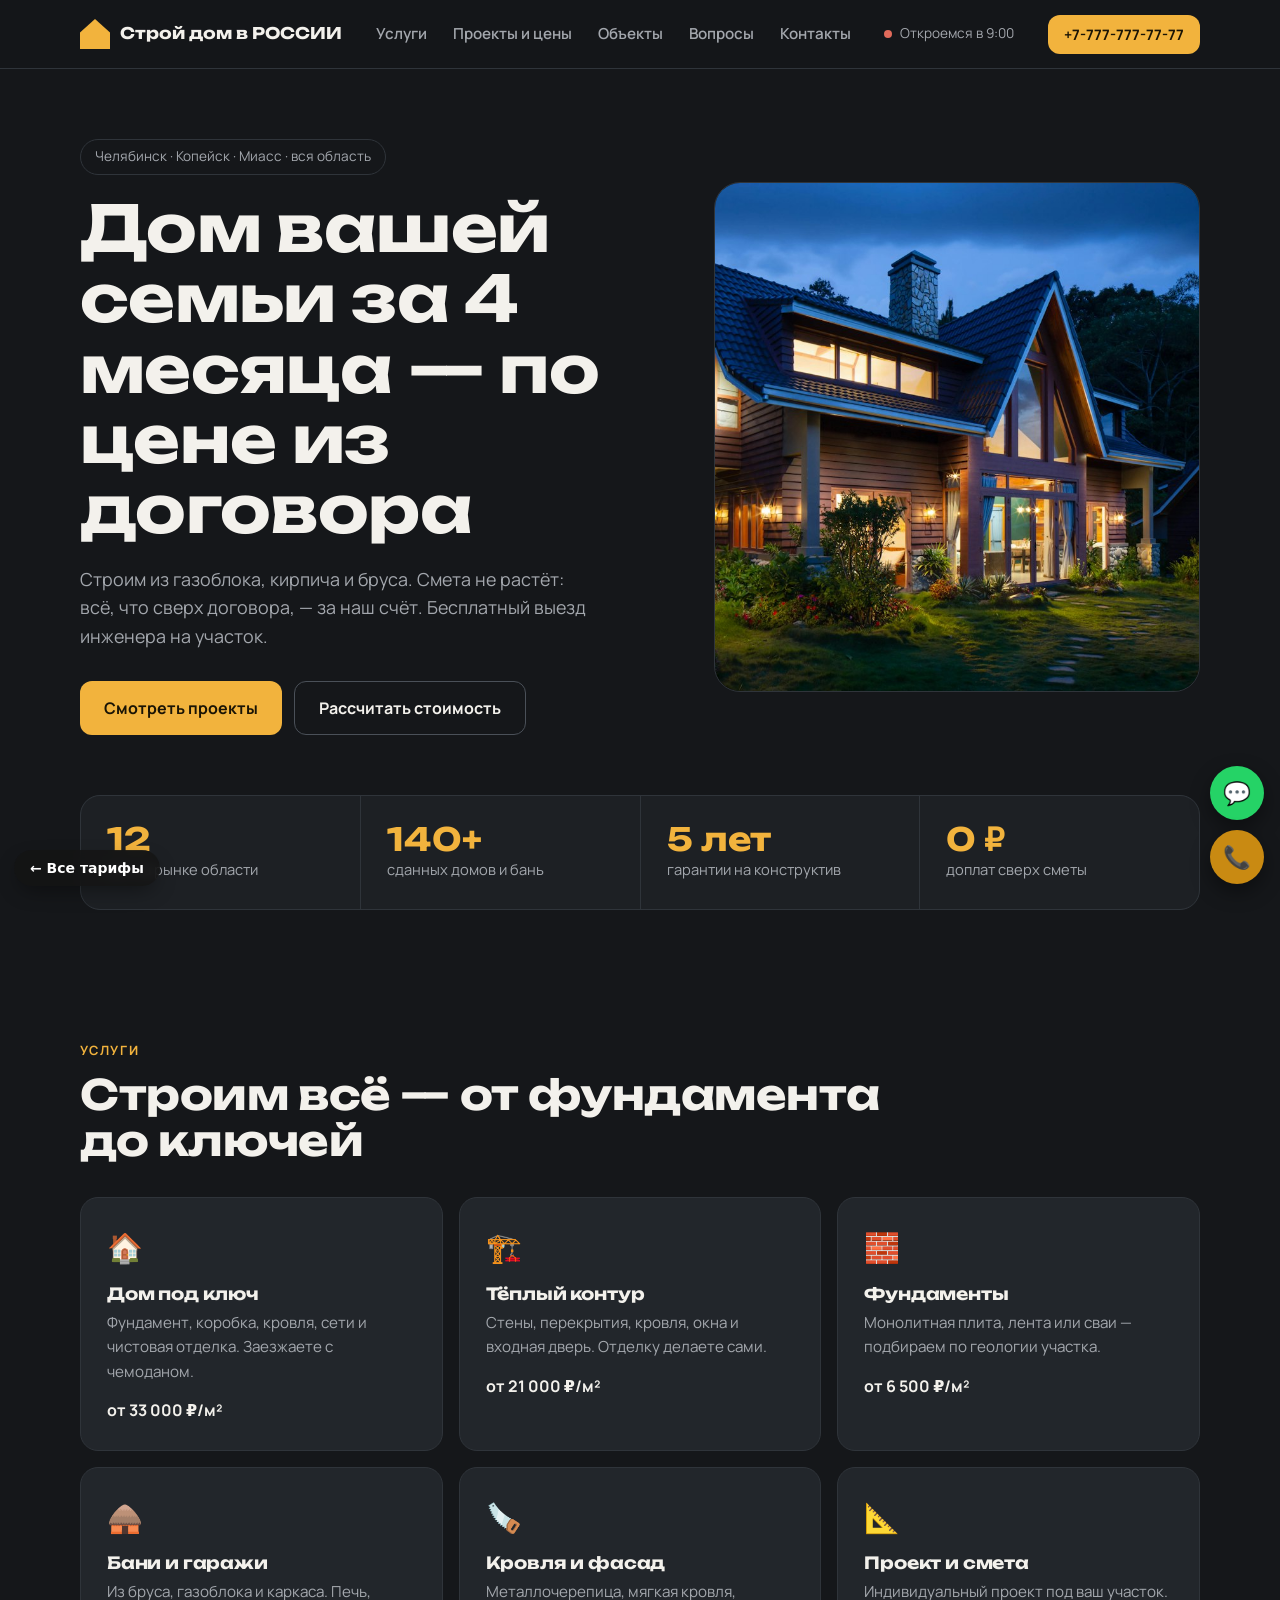
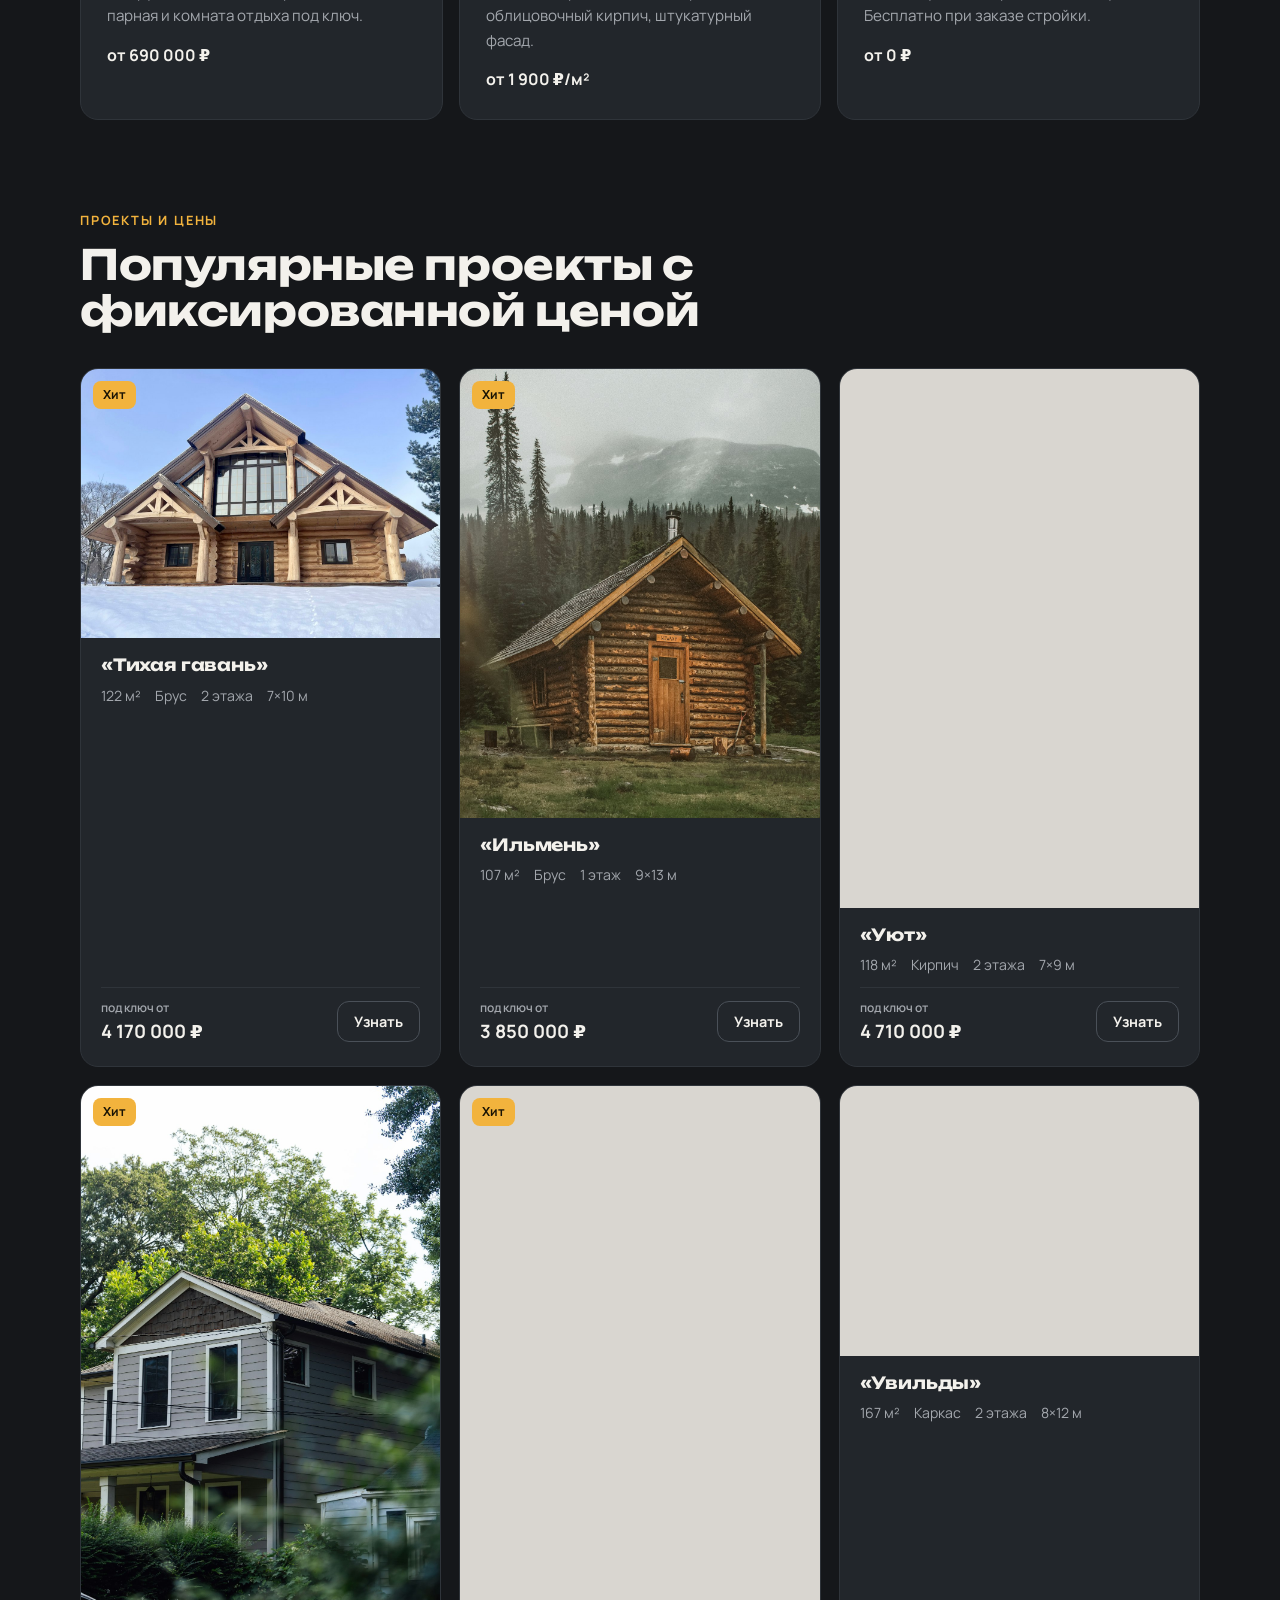
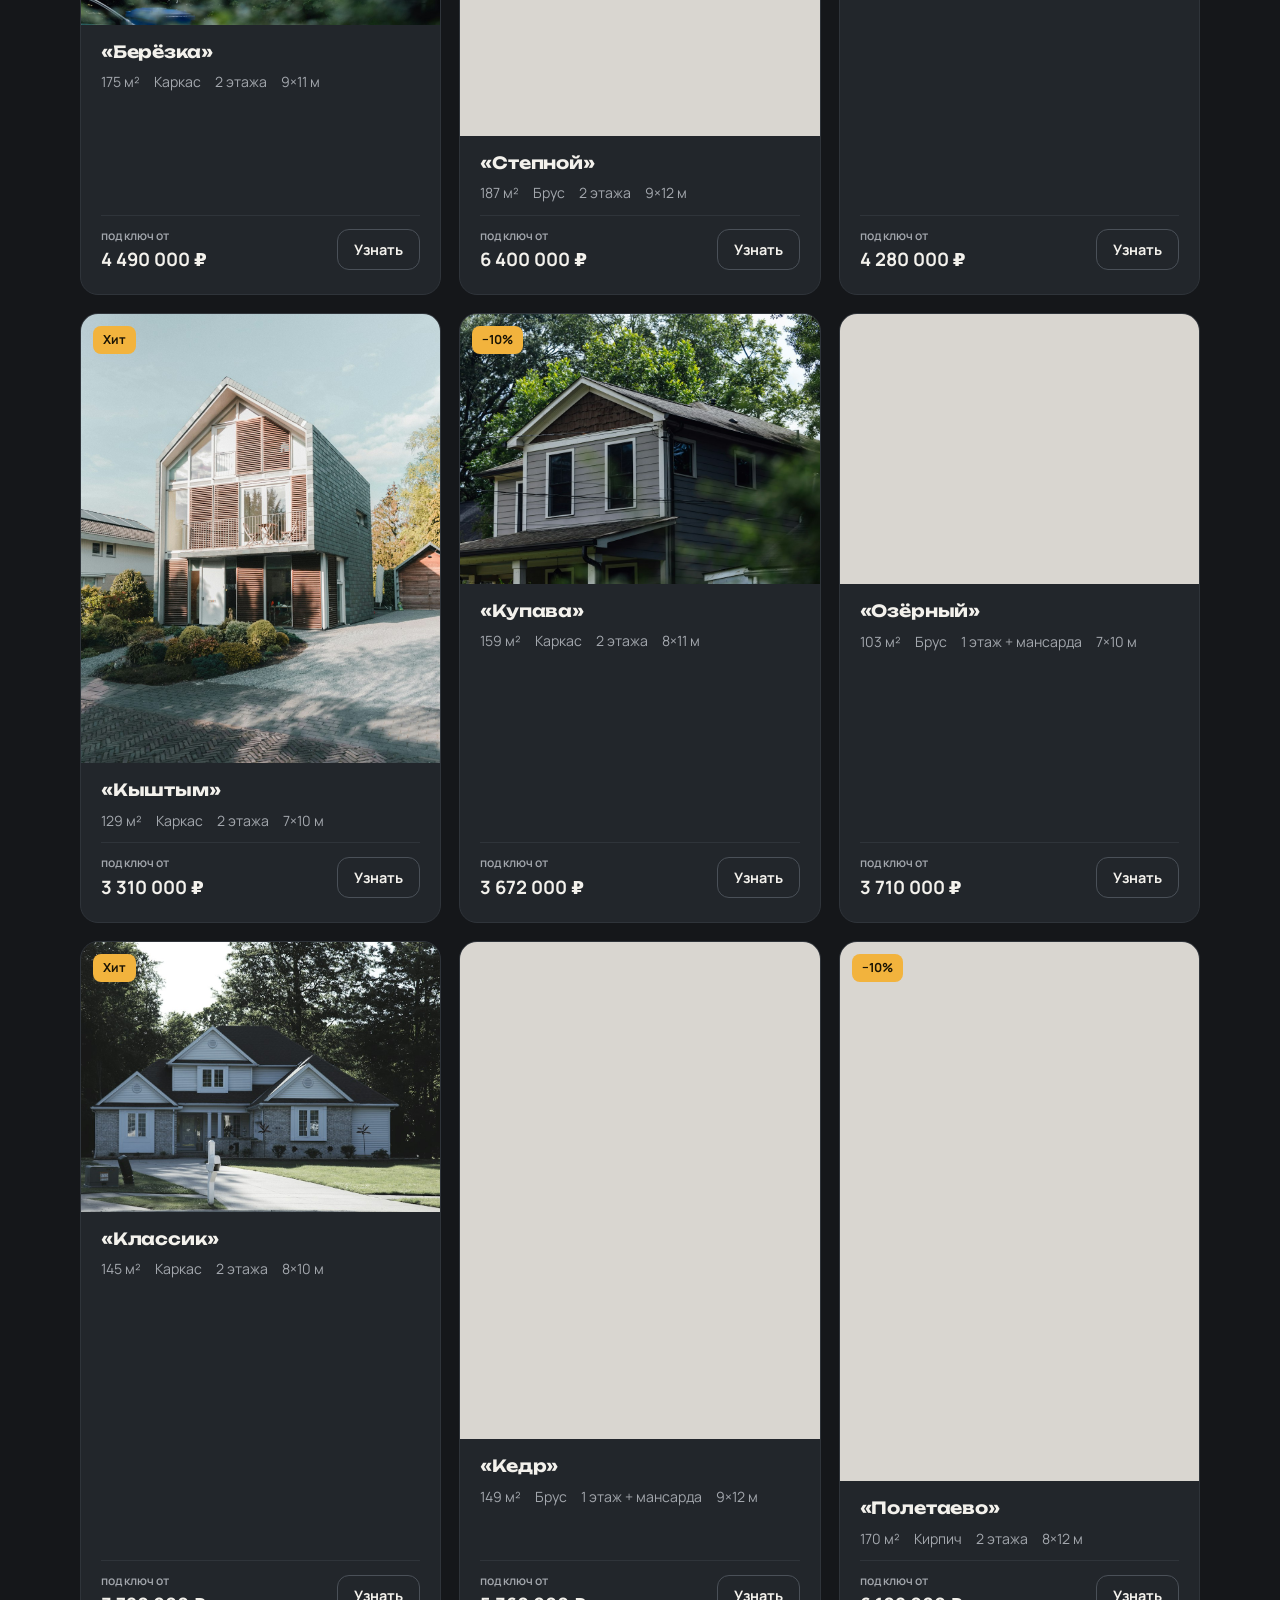
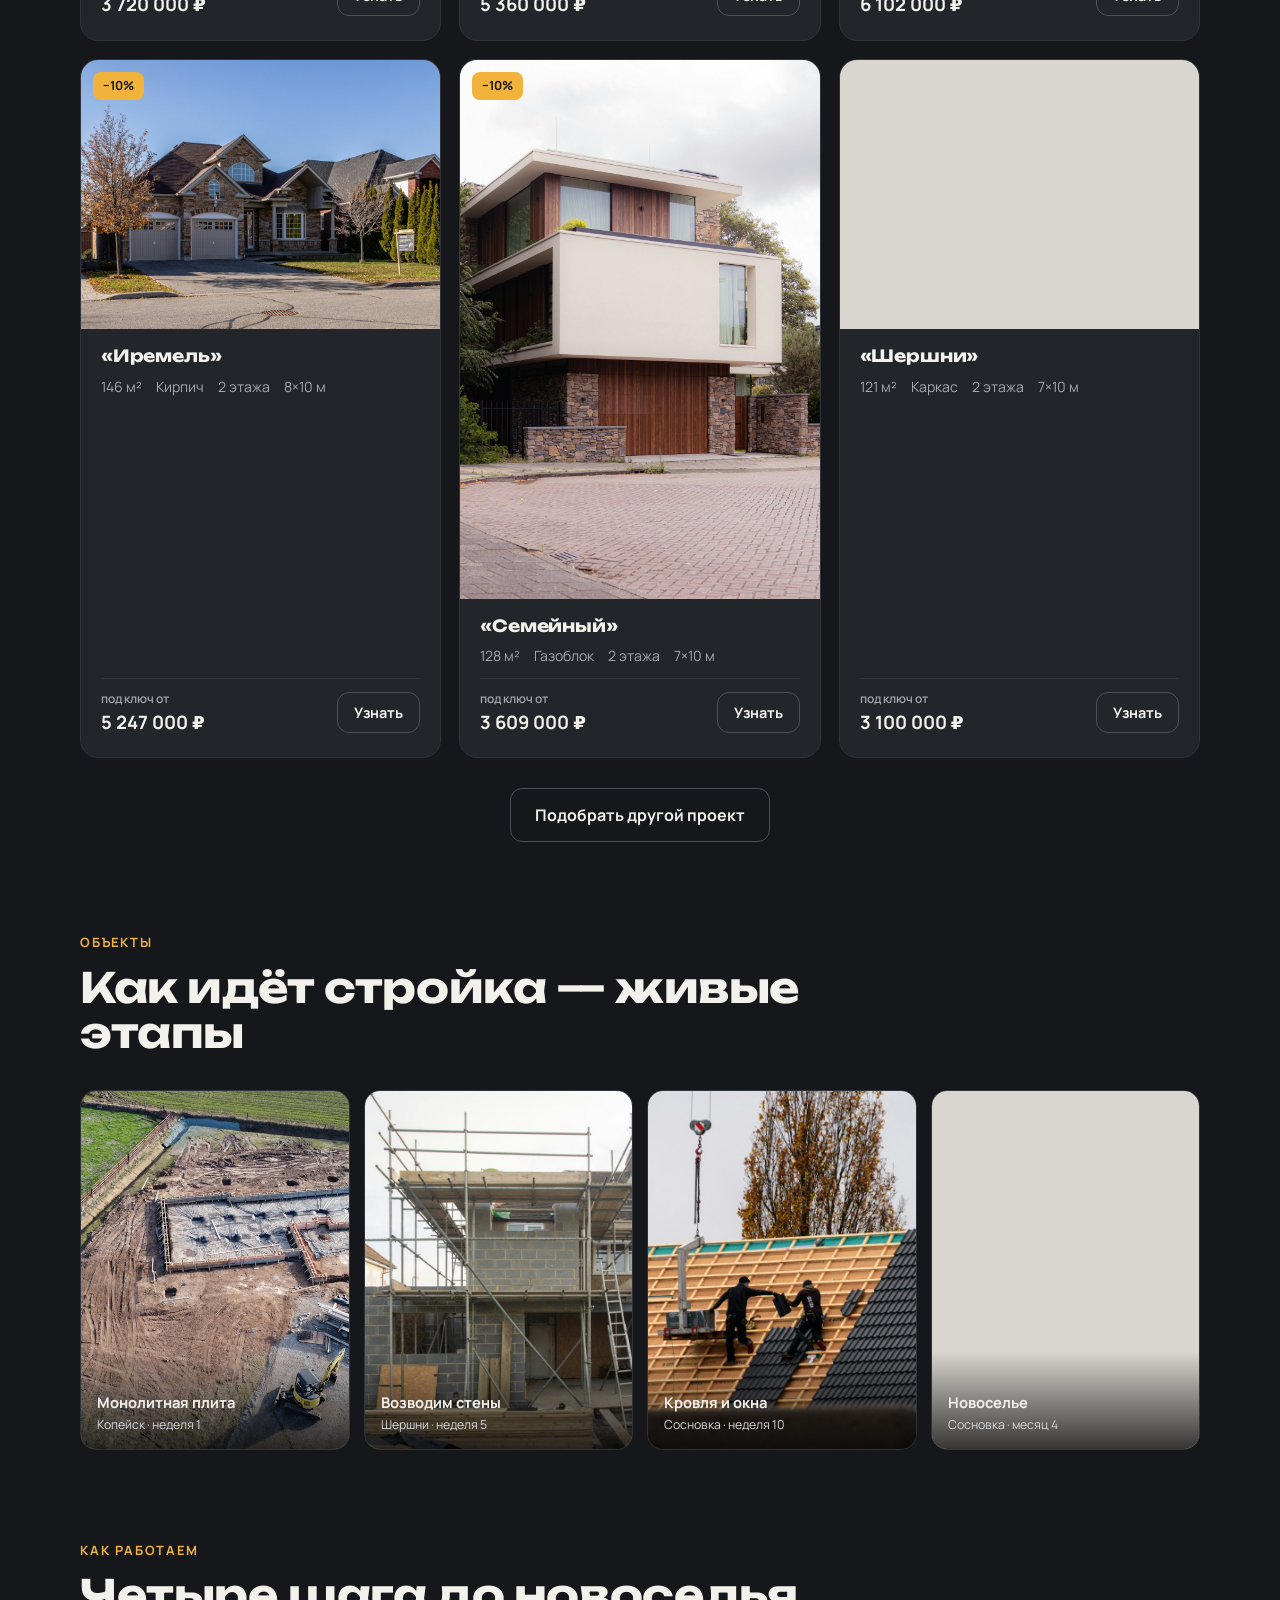
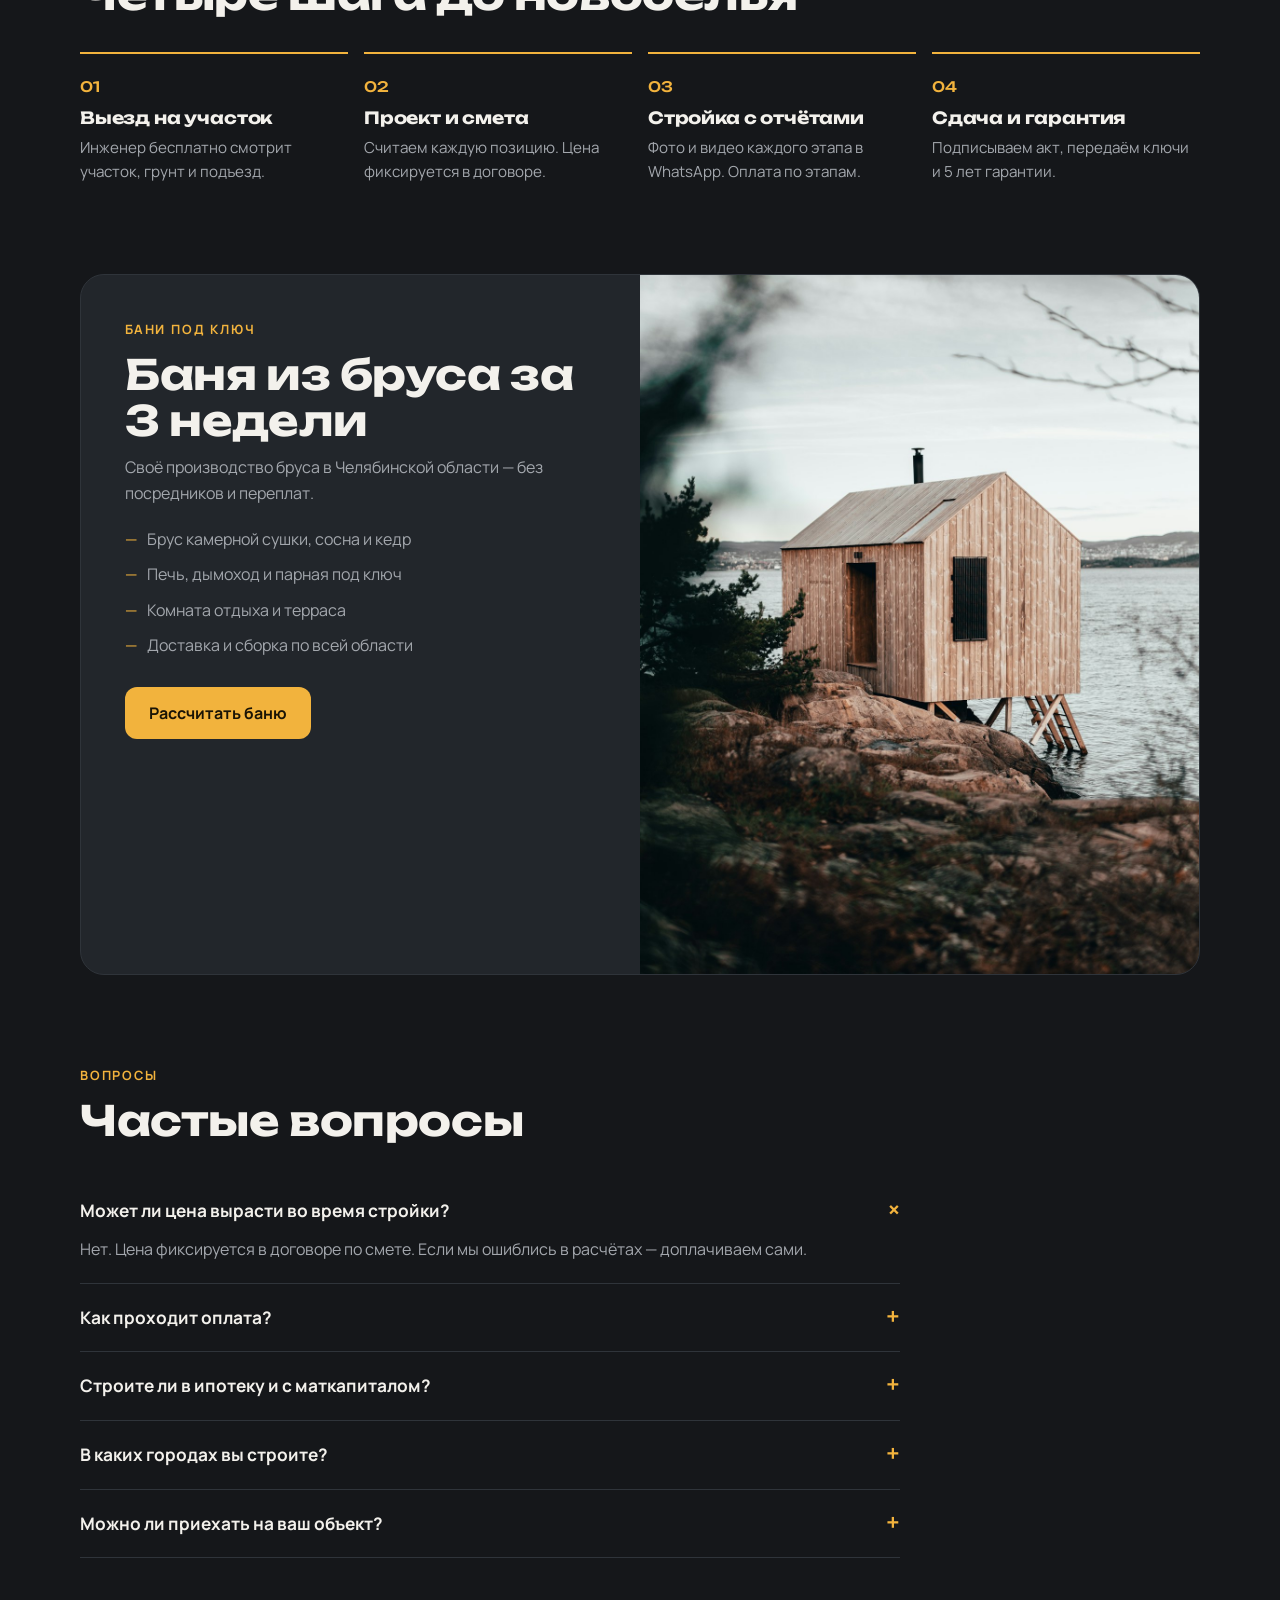
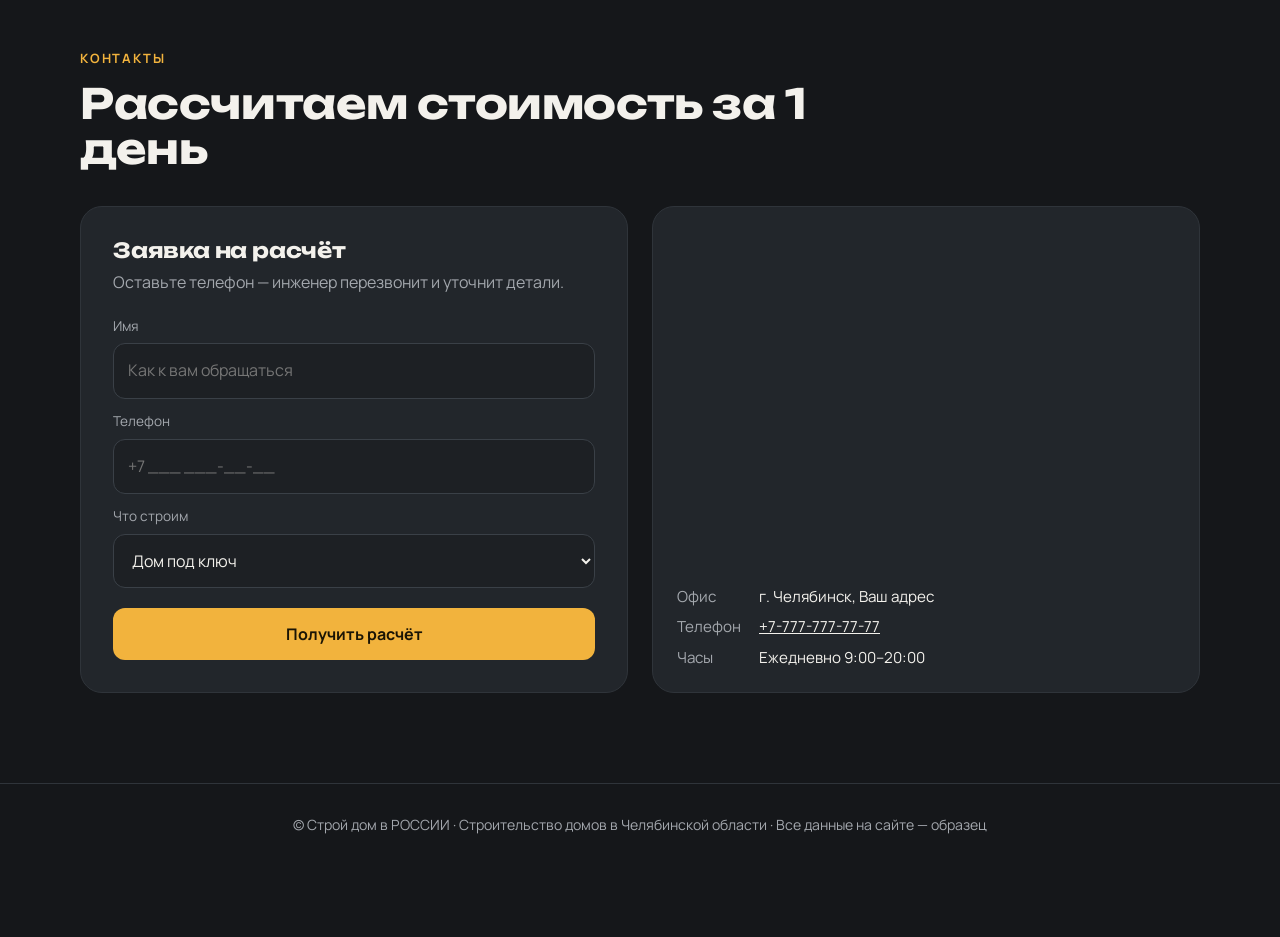
<file: 2-vitrina/index.html>
<!DOCTYPE html>
<html lang="ru">
<head>
<meta charset="UTF-8">
<meta name="viewport" content="width=device-width, initial-scale=1">
<meta name="robots" content="noindex, nofollow">
<title>Строй дом в РОССИИ — дома под ключ в Челябинске и области</title>
<meta name="description" content="Проекты домов с ценами. Строим из газоблока, кирпича и бруса по Челябинской области. Фиксированная смета, гарантия 5 лет.">
<link href="fonts/fonts.css" rel="stylesheet">
<!-- Яндекс Метрика: вставьте сюда код счётчика клиента -->
<style>
:root{--bg:#15171A;--bg2:#1D2024;--card:#22262B;--ink:#F3F1EC;--mute:#A3A7AD;--acc:#F2B33D;--acc-ink:#1A1405;--line:#2F343A}
*{box-sizing:border-box}
html{scroll-behavior:smooth}
body{margin:0;background:var(--bg);color:var(--ink);font:16px/1.6 Manrope,system-ui,sans-serif;overflow-x:hidden}
a{color:inherit}
h1,h2,h3{font-family:Unbounded,Manrope,sans-serif;font-weight:700;line-height:1.1;margin:0;letter-spacing:-.01em}
.wr{max-width:1160px;margin:0 auto;padding:0 20px}
.nav{position:sticky;top:0;z-index:20;background:rgba(21,23,26,.82);backdrop-filter:blur(10px);-webkit-backdrop-filter:blur(10px);border-bottom:1px solid var(--line)}
.nav .wr{display:flex;align-items:center;justify-content:space-between;height:68px;gap:20px}
.logo{font-family:Unbounded,sans-serif;font-weight:700;text-decoration:none;display:flex;align-items:center;gap:10px;white-space:nowrap}
.logo i{width:30px;height:30px;background:var(--acc);clip-path:polygon(50% 0,100% 45%,100% 100%,0 100%,0 45%);display:block}
.nav ul{display:flex;gap:26px;list-style:none;margin:0;padding:0;font-weight:600;font-size:.95rem}
.nav ul a{text-decoration:none;color:var(--mute);transition:color .2s}.nav ul a:hover{color:var(--ink)}
.open{display:inline-flex;align-items:center;gap:8px;font-size:.85rem;color:var(--mute);white-space:nowrap}
.open b{width:8px;height:8px;border-radius:50%;background:#5BD27C;box-shadow:0 0 0 0 rgba(91,210,124,.6);animation:pulse 2s infinite}
.open.closed b{background:#E06A5A;animation:none}
@keyframes pulse{70%{box-shadow:0 0 0 9px rgba(91,210,124,0)}100%{box-shadow:0 0 0 0 rgba(91,210,124,0)}}
.btn{display:inline-flex;align-items:center;justify-content:center;gap:8px;padding:15px 24px;border-radius:12px;font:700 1rem Manrope,sans-serif;text-decoration:none;background:var(--acc);color:var(--acc-ink);border:0;cursor:pointer;transition:transform .2s,box-shadow .2s}
.btn:hover{transform:translateY(-2px);box-shadow:0 10px 26px -10px var(--acc)}
.btn.ghost{background:transparent;color:var(--ink);border:1.5px solid #4A5058}
.btn.sm{padding:10px 16px;font-size:.9rem}
.hero{position:relative;padding:70px 0 40px;overflow:hidden}
.hero>.wr:first-child{display:grid;grid-template-columns:1.1fr .9fr;gap:40px;align-items:center}
.hero h1{font-size:clamp(2.1rem,5.2vw,4rem);margin:18px 0 20px}
.hero h1 .w{display:inline-block;opacity:0;transform:translateY(40%);animation:up .8s cubic-bezier(.2,.8,.2,1) forwards}
@keyframes up{to{opacity:1;transform:none}}
.hero p{color:var(--mute);font-size:1.12rem;max-width:46ch;margin:0 0 30px}
.hero .btns{display:flex;gap:12px;flex-wrap:wrap}
.hero-pic{position:relative;border-radius:26px;overflow:hidden;aspect-ratio:1/1.05;border:1px solid var(--line)}
.hero-pic svg,
.hero-pic .ph{width:100%;height:100%;display:block}
.hero-pic .badge{position:absolute;left:18px;bottom:18px;background:rgba(21,23,26,.85);backdrop-filter:blur(6px);padding:14px 18px;border-radius:14px;font-size:.9rem}
.hero-pic .badge b{display:block;font-family:Unbounded,sans-serif;color:var(--acc);font-size:1.3rem}
.chip{display:inline-block;border:1px solid var(--line);border-radius:999px;padding:6px 14px;font-size:.85rem;color:var(--mute)}
.stats{display:grid;grid-template-columns:repeat(4,1fr);gap:1px;background:var(--line);border:1px solid var(--line);border-radius:20px;overflow:hidden;margin-top:60px}
.stats div{background:var(--bg2);padding:26px}
.stats b{font-family:Unbounded,sans-serif;font-size:2rem;color:var(--acc);display:block;line-height:1.1}
.stats span{color:var(--mute);font-size:.92rem}
.sec{padding:90px 0}
.kick{color:var(--acc);font-weight:700;font-size:.8rem;letter-spacing:.14em;text-transform:uppercase;margin-bottom:12px}
h2{font-size:clamp(1.6rem,3.6vw,2.6rem);margin-bottom:34px;max-width:22ch}
.svc{display:grid;grid-template-columns:repeat(3,1fr);gap:16px}
.svc article{background:var(--card);border:1px solid var(--line);border-radius:18px;padding:26px;transition:border-color .3s,transform .3s}
.svc article:hover{border-color:var(--acc);transform:translateY(-4px)}
.svc article i{font-style:normal;font-size:1.8rem}
.svc h3{font-size:1.05rem;margin:14px 0 8px}
.svc p{color:var(--mute);margin:0;font-size:.95rem}
.svc .pr{margin-top:14px;color:var(--ink);font-weight:700}
.cat{display:grid;grid-template-columns:repeat(3,1fr);gap:18px}
.card{background:var(--card);border:1px solid var(--line);border-radius:18px;overflow:hidden;display:flex;flex-direction:column;transition:transform .3s,border-color .3s}
.card:hover{transform:translateY(-4px);border-color:#4A5058}
.card .im{aspect-ratio:4/3;position:relative}
.card .im svg,
.card .im .ph{width:100%;height:100%;display:block}
.card .lbl{position:absolute;top:12px;left:12px;background:var(--acc);color:var(--acc-ink);font-weight:700;font-size:.78rem;padding:4px 10px;border-radius:8px}
.card .bd{padding:18px 20px 20px;display:flex;flex-direction:column;gap:10px;flex:1}
.card h3{font-size:1.05rem}
.card .sp{display:flex;flex-wrap:wrap;gap:6px 14px;color:var(--mute);font-size:.88rem}
.card .ft{display:flex;align-items:center;justify-content:space-between;margin-top:auto;padding-top:10px;border-top:1px solid var(--line)}
.card .ft b{font-size:1.15rem}
.card .ft small{display:block;color:var(--mute);font-weight:600;font-size:.75rem}
.more{text-align:center;margin-top:30px}
.hg{display:grid;grid-template-columns:repeat(4,1fr);gap:14px}
.hg figure{margin:0;border-radius:16px;overflow:hidden;position:relative;aspect-ratio:3/4;border:1px solid var(--line)}
.hg figure svg,
.hg figure .ph{width:100%;height:100%;display:block;transition:transform .6s}
.hg figure:hover svg,
.hg figure:hover .ph{transform:scale(1.06)}
.hg figcaption{position:absolute;left:0;right:0;bottom:0;padding:40px 16px 14px;background:linear-gradient(transparent,rgba(0,0,0,.75));font-weight:700;font-size:.92rem}
.hg figcaption small{display:block;font-weight:500;color:#D7D9DC}
.steps{display:grid;grid-template-columns:repeat(4,1fr);gap:16px;counter-reset:s}
.steps div{border-top:2px solid var(--acc);padding-top:20px}
.steps div:before{counter-increment:s;content:"0" counter(s);font-family:Unbounded,sans-serif;color:var(--acc);font-size:.9rem}
.steps h3{font-size:1.05rem;margin:10px 0 8px}
.steps p{color:var(--mute);margin:0;font-size:.95rem}
.banya{display:grid;grid-template-columns:1fr 1fr;gap:0;background:var(--card);border:1px solid var(--line);border-radius:24px;overflow:hidden}
.banya .t{padding:44px}
.banya ul{padding:0;margin:20px 0 28px;list-style:none;display:grid;gap:10px}
.banya li{display:flex;gap:10px;color:var(--mute)}.banya li:before{content:"—";color:var(--acc)}
.banya .p svg,
.banya .p .ph{width:100%;height:100%;display:block;min-height:320px}
.faq{max-width:820px}
.faq details{border-bottom:1px solid var(--line);padding:20px 0}
.faq summary{cursor:pointer;font-weight:700;font-size:1.08rem;list-style:none;display:flex;justify-content:space-between;gap:20px}
.faq summary::-webkit-details-marker{display:none}
.faq summary:after{content:"+";color:var(--acc);font-size:1.5rem;line-height:1;transition:transform .3s}
.faq details[open] summary:after{transform:rotate(45deg)}
.faq p{color:var(--mute);margin:12px 0 0}
.kt{display:grid;grid-template-columns:1fr 1fr;gap:24px}
.form{background:var(--card);border:1px solid var(--line);border-radius:22px;padding:32px}
.form h3{font-size:1.3rem;margin-bottom:8px}
.form p{color:var(--mute);margin:0 0 20px}
.form label{display:block;font-size:.85rem;color:var(--mute);margin:12px 0 6px}
.form input,.form select{width:100%;padding:14px;border-radius:12px;border:1px solid #3A4047;background:var(--bg2);color:var(--ink);font:inherit}
.form input:focus,.form select:focus{outline:2px solid var(--acc);border-color:transparent}
.form .btn{width:100%;margin-top:20px}
.form .ok{display:none;margin-top:14px;color:#5BD27C;font-weight:700}
.kt .map{border-radius:22px;overflow:hidden;border:1px solid var(--line);min-height:360px;display:flex;flex-direction:column;background:var(--card)}
.kt .map iframe{flex:1;border:0;width:100%;min-height:260px}
.kt .map dl{margin:0;padding:22px 24px;display:grid;grid-template-columns:auto 1fr;gap:6px 18px;font-size:.95rem}
.kt .map dt{color:var(--mute)}.kt .map dd{margin:0}
footer{border-top:1px solid var(--line);padding:30px 20px 100px;text-align:center;color:var(--mute);font-size:.88rem}
.float{position:fixed;right:16px;bottom:16px;display:flex;flex-direction:column;gap:10px;z-index:30}
.float a{width:54px;height:54px;border-radius:50%;display:grid;place-items:center;color:#fff;text-decoration:none;font-size:1.4rem;box-shadow:0 8px 20px rgba(0,0,0,.4)}
.rv{opacity:0;transform:translateY(30px);transition:opacity .8s,transform .8s cubic-bezier(.2,.8,.2,1)}
.rv.in{opacity:1;transform:none}
@media(prefers-reduced-motion:reduce){.rv{opacity:1;transform:none}.hero h1 .w{animation:none;opacity:1;transform:none}}
@media(max-width:980px){.nav ul{display:none}.cat,.svc{grid-template-columns:1fr 1fr}.hg{grid-template-columns:repeat(2,1fr)}.steps{grid-template-columns:1fr 1fr}.stats{grid-template-columns:1fr 1fr}}
@media(max-width:760px){.hero{padding-top:30px}.hero>.wr:first-child{grid-template-columns:1fr}.cat,.svc{grid-template-columns:1fr}.banya,.kt{grid-template-columns:1fr}.banya .t{padding:28px}.sec{padding:64px 0}.nav .btn{display:none}.hero .btns{flex-direction:column}.hero .btn{width:100%}}
@media(max-width:420px){.steps{grid-template-columns:1fr}.stats b{font-size:1.6rem}}
</style>
</head>
<body><a href="../index.html" class="tarify-back" aria-label="Вернуться ко всем тарифам" style="position:fixed;left:14px;bottom:calc(14px + env(safe-area-inset-bottom,0px));z-index:2147483000;display:inline-flex;align-items:center;gap:6px;padding:11px 16px;border-radius:999px;background:rgba(20,20,20,.82);color:#fff;font:600 14px/1 system-ui,-apple-system,'Segoe UI',Roboto,sans-serif;text-decoration:none;box-shadow:0 8px 22px -6px rgba(0,0,0,.45);-webkit-backdrop-filter:blur(6px);backdrop-filter:blur(6px)">← Все тарифы</a><script data-fp>(function(){try{var k="fp:"+location.pathname.split("/")[1],q=/[?&]from=portfolio(&|$)/.test(location.search);if(q)sessionStorage.setItem(k,"1");if(q||sessionStorage.getItem(k)){var b=document.querySelector(".tarify-back");if(b)b.style.display="none"}}catch(e){}})();</script>
<nav class="nav"><div class="wr">
  <a class="logo" href="#top"><i></i>Строй дом в РОССИИ</a>
  <ul><li><a href="#uslugi">Услуги</a></li><li><a href="#proekty">Проекты и цены</a></li><li><a href="#raboty">Объекты</a></li><li><a href="#faq">Вопросы</a></li><li><a href="#kontakty">Контакты</a></li></ul>
  <span class="open" id="open"><b></b><span>Офис открыт</span></span>
  <a class="btn sm" href="tel:+77777777777">+7-777-777-77-77</a>
</div></nav>

<section class="hero" id="top"><div class="wr">
  <div>
    <span class="chip">Челябинск · Копейск · Миасс · вся область</span>
    <h1 data-split>Дом вашей семьи за 4 месяца — по цене из договора</h1>
    <p>Строим из газоблока, кирпича и бруса. Смета не растёт: всё, что сверх договора, — за наш счёт. Бесплатный выезд инженера на участок.</p>
    <div class="btns"><a class="btn" href="#proekty">Смотреть проекты</a><a class="btn ghost" href="#kontakty">Рассчитать стоимость</a></div>
  </div>
  <div class="hero-pic rv" data-photo="1568605114967-8130f3a36994" data-w="1100" data-alt="Деревянный дом вечером" data-house='{"floors":1,"attic":true,"wall":"#C79A64","roofc":"#3A3F45","terrace":true,"garage":true,"sky":"dusk","w":190}'>
  </div>
</div>
<div class="wr"><div class="stats rv">
  <div><b data-count="12">0</b><span>лет на рынке области</span></div>
  <div><b data-count="140" data-suf="+">0</b><span>сданных домов и бань</span></div>
  <div><b data-count="5" data-suf=" лет">0</b><span>гарантии на конструктив</span></div>
  <div><b data-count="0" data-pre="" data-suf=" ₽">0</b><span>доплат сверх сметы</span></div>
</div></div>
</section>

<section class="sec" id="uslugi"><div class="wr">
  <div class="kick rv">Услуги</div>
  <h2 class="rv" data-split>Строим всё — от фундамента до ключей</h2>
  <div class="svc">
    <article class="rv"><i>🏠</i><h3>Дом под ключ</h3><p>Фундамент, коробка, кровля, сети и чистовая отделка. Заезжаете с чемоданом.</p><div class="pr">от 33 000 ₽/м²</div></article>
    <article class="rv"><i>🏗️</i><h3>Тёплый контур</h3><p>Стены, перекрытия, кровля, окна и входная дверь. Отделку делаете сами.</p><div class="pr">от 21 000 ₽/м²</div></article>
    <article class="rv"><i>🧱</i><h3>Фундаменты</h3><p>Монолитная плита, лента или сваи — подбираем по геологии участка.</p><div class="pr">от 6 500 ₽/м²</div></article>
    <article class="rv"><i>🛖</i><h3>Бани и гаражи</h3><p>Из бруса, газоблока и каркаса. Печь, парная и комната отдыха под ключ.</p><div class="pr">от 690 000 ₽</div></article>
    <article class="rv"><i>🪚</i><h3>Кровля и фасад</h3><p>Металлочерепица, мягкая кровля, облицовочный кирпич, штукатурный фасад.</p><div class="pr">от 1 900 ₽/м²</div></article>
    <article class="rv"><i>📐</i><h3>Проект и смета</h3><p>Индивидуальный проект под ваш участок. Бесплатно при заказе стройки.</p><div class="pr">от 0 ₽</div></article>
  </div>
</div></section>

<section class="sec" id="proekty" style="padding-top:0"><div class="wr">
  <div class="kick rv">Проекты и цены</div>
  <h2 class="rv" data-split>Популярные проекты с фиксированной ценой</h2>
  <div class="cat" id="cat"></div>
  <div class="more rv"><a class="btn ghost" href="#kontakty">Подобрать другой проект</a></div>
</div></section>

<section class="sec" id="raboty" style="padding-top:0"><div class="wr">
  <div class="kick rv">Объекты</div>
  <h2 class="rv" data-split>Как идёт стройка — живые этапы</h2>
  <div class="hg">
    <figure class="rv" data-photo="1610079732357-0d20c1a98ceb" data-w="700" data-alt="Фундамент" data-house='{"stage":"foundation","sky":"grey"}'><figcaption>Монолитная плита<small>Копейск · неделя 1</small></figcaption></figure>
    <figure class="rv" data-photo="1593786267440-550458cc882a" data-w="700" data-alt="Возведение стен" data-house='{"stage":"walls","floors":2,"crane":true,"sky":"grey"}'><figcaption>Возводим стены<small>Шершни · неделя 5</small></figcaption></figure>
    <figure class="rv" data-photo="1763665814965-b5c4b3547908" data-w="700" data-alt="Монтаж кровли" data-house='{"floors":2,"wall":"#D8C7AE","roofc":"#2F4A5C","roof":"hip"}'><figcaption>Кровля и окна<small>Сосновка · неделя 10</small></figcaption></figure>
    <figure class="rv" data-photo="1631739645757-b4208e024dad" data-w="700" data-alt="Готовый дом" data-house='{"floors":2,"wall":"#D8C7AE","roofc":"#2F4A5C","roof":"hip","sky":"night"}'><figcaption>Новоселье<small>Сосновка · месяц 4</small></figcaption></figure>
  </div>
</div></section>

<section class="sec" id="kak" style="padding-top:0"><div class="wr">
  <div class="kick rv">Как работаем</div>
  <h2 class="rv" data-split>Четыре шага до новоселья</h2>
  <div class="steps">
    <div class="rv"><h3>Выезд на участок</h3><p>Инженер бесплатно смотрит участок, грунт и подъезд.</p></div>
    <div class="rv"><h3>Проект и смета</h3><p>Считаем каждую позицию. Цена фиксируется в договоре.</p></div>
    <div class="rv"><h3>Стройка с отчётами</h3><p>Фото и видео каждого этапа в WhatsApp. Оплата по этапам.</p></div>
    <div class="rv"><h3>Сдача и гарантия</h3><p>Подписываем акт, передаём ключи и 5 лет гарантии.</p></div>
  </div>
</div></section>

<section class="sec" style="padding-top:0"><div class="wr">
  <div class="banya rv">
    <div class="t">
      <div class="kick">Бани под ключ</div>
      <h2 style="margin-bottom:12px">Баня из бруса за 3 недели</h2>
      <p style="color:var(--mute);margin:0">Своё производство бруса в Челябинской области — без посредников и переплат.</p>
      <ul><li>Брус камерной сушки, сосна и кедр</li><li>Печь, дымоход и парная под ключ</li><li>Комната отдыха и терраса</li><li>Доставка и сборка по всей области</li></ul>
      <a class="btn" href="#kontakty">Рассчитать баню</a>
    </div>
    <div class="p" data-photo="1604609165678-096d20fab1ad" data-alt="Баня из бруса" data-house='{"floors":1,"w":150,"wall":"#B98A57","roofc":"#4A3A30","terrace":true,"sky":"dusk"}'></div>
  </div>
</div></section>

<section class="sec" id="faq" style="padding-top:0"><div class="wr">
  <div class="kick rv">Вопросы</div>
  <h2 class="rv" data-split>Частые вопросы</h2>
  <div class="faq rv">
    <details open><summary>Может ли цена вырасти во время стройки?</summary><p>Нет. Цена фиксируется в договоре по смете. Если мы ошиблись в расчётах — доплачиваем сами.</p></details>
    <details><summary>Как проходит оплата?</summary><p>Поэтапно: фундамент, коробка, кровля, отделка. Вы платите только за выполненный и принятый этап.</p></details>
    <details><summary>Строите ли в ипотеку и с маткапиталом?</summary><p>Да, работаем с аккредитованными банками. Поможем собрать документы для ипотеки на ИЖС.</p></details>
    <details><summary>В каких городах вы строите?</summary><p>Челябинск, Копейск, Миасс, Чебаркуль, Коркино, Еманжелинск, Златоуст и вся Челябинская область.</p></details>
    <details><summary>Можно ли приехать на ваш объект?</summary><p>Да, покажем дома в процессе стройки и готовые — договоритесь о времени по телефону.</p></details>
  </div>
</div></section>

<section class="sec" id="kontakty" style="padding-top:0"><div class="wr">
  <div class="kick rv">Контакты</div>
  <h2 class="rv" data-split>Рассчитаем стоимость за 1 день</h2>
  <div class="kt">
    <form class="form rv" id="lead">
      <h3>Заявка на расчёт</h3>
      <p>Оставьте телефон — инженер перезвонит и уточнит детали.</p>
      <label for="n">Имя</label><input id="n" name="n" required placeholder="Как к вам обращаться">
      <label for="t">Телефон</label><input id="t" name="t" type="tel" required placeholder="+7 ___ ___-__-__">
      <label for="w">Что строим</label><select id="w" name="w"><option>Дом под ключ</option><option>Тёплый контур</option><option>Баню</option><option>Фундамент</option><option>Пока не знаю</option></select>
      <button class="btn" type="submit">Получить расчёт</button>
      <div class="ok" id="ok">Спасибо! Перезвоним в течение 15 минут.</div>
    </form>
    <div class="map rv">
      <iframe title="Карта: Челябинск" src="https://yandex.ru/map-widget/v1/?ll=61.402554%2C55.159897&z=11" loading="lazy"></iframe>
      <dl><dt>Офис</dt><dd>г. Челябинск, Ваш адрес</dd><dt>Телефон</dt><dd><a href="tel:+77777777777">+7-777-777-77-77</a></dd><dt>Часы</dt><dd>Ежедневно 9:00–20:00</dd></dl>
    </div>
  </div>
</div></section>

<footer>© Строй дом в РОССИИ · Строительство домов в Челябинской области · Все данные на сайте — образец</footer>
<div class="float">
  <a href="https://wa.me/77777777777" style="background:#25D366" aria-label="WhatsApp" target="_blank" rel="noopener">💬</a>
  <a href="tel:+77777777777" style="background:#C98A12" aria-label="Позвонить">📞</a>
</div>

<script>/* Генератор иллюстраций домов (SVG) — заменяются на фото клиента */
function houseSVG(o){
  o=Object.assign({floors:1,attic:false,roof:'gable',wall:'#E9DCC8',roofc:'#5B3B32',trim:'#FFFFFF',garage:false,w:200,sky:'day',terrace:false,stage:'done',crane:false},o||{});
  var W=400,H=300,G=246,cx=o.garage?185:200,fh=62,fl=o.floors,bh=fh*fl+8,bw=o.w,x0=cx-bw/2,top=G-bh;
  var sky={day:['#CFE3F2','#F4F8FB'],dusk:['#F6C9A0','#FBEADB'],night:['#26344A','#46597A'],grey:['#D9DEE3','#F1F3F5']}[o.sky]||['#CFE3F2','#F4F8FB'];
  var id='g'+Math.random().toString(36).slice(2,8);
  var s='<svg viewBox="0 0 '+W+' '+H+'" xmlns="http://www.w3.org/2000/svg" preserveAspectRatio="xMidYMid slice" role="img">';
  s+='<defs><linearGradient id="'+id+'" x1="0" y1="0" x2="0" y2="1"><stop offset="0" stop-color="'+sky[0]+'"/><stop offset="1" stop-color="'+sky[1]+'"/></linearGradient></defs>';
  s+='<rect width="'+W+'" height="'+H+'" fill="url(#'+id+')"/>';
  if(o.sky==='night')s+='<circle cx="330" cy="50" r="16" fill="#F5EBC9"/>';else s+='<circle cx="335" cy="55" r="22" fill="#fff" opacity=".7"/>';
  s+='<path d="M0 '+(G-30)+' Q80 '+(G-60)+' 160 '+(G-34)+' T400 '+(G-40)+' V'+H+' H0Z" fill="#B9CDB5" opacity=".55"/>';
  s+='<rect y="'+G+'" width="'+W+'" height="'+(H-G)+'" fill="#9DB78F"/>';
  s+='<rect y="'+G+'" width="'+W+'" height="5" fill="#86A178"/>';
  // деревья
  [[34,0.9],[372,1.1],[60,0.7]].forEach(function(t){var k=t[1];s+='<rect x="'+(t[0]-2)+'" y="'+(G-34*k)+'" width="4" height="'+34*k+'" fill="#6B5444"/><circle cx="'+t[0]+'" cy="'+(G-44*k)+'" r="'+20*k+'" fill="#6E9A62"/><circle cx="'+(t[0]+9*k)+'" cy="'+(G-36*k)+'" r="'+13*k+'" fill="#5E8A54"/>';});
  if(o.crane){s+='<g stroke="#E3A02B" stroke-width="3" fill="none"><path d="M318 '+G+' V40 M318 52 H140 M318 52 H362 M318 40 L250 52 M318 40 L362 52"/></g><rect x="352" y="52" width="14" height="14" fill="#555"/><path d="M190 52 V'+(top-20)+'" stroke="#444" stroke-width="1.5"/><rect x="180" y="'+(top-20)+'" width="20" height="8" fill="#7C8A96"/>';}
  // фундамент
  s+='<rect x="'+(x0-6)+'" y="'+(G-10)+'" width="'+(bw+12+(o.garage?80:0))+'" height="12" fill="#8E9196"/>';
  if(o.stage==='foundation'){s+='<g stroke="#5C6066" stroke-width="2">';for(var r=x0;r<x0+bw;r+=14)s+='<line x1="'+r+'" y1="'+(G-10)+'" x2="'+r+'" y2="'+(G-26)+'"/>';s+='</g></svg>';return s;}
  // гараж
  if(o.garage){var gx=x0+bw-2,gw=82,gh=fh+4;s+='<rect x="'+gx+'" y="'+(G-10-gh)+'" width="'+gw+'" height="'+gh+'" fill="'+o.wall+'" stroke="rgba(0,0,0,.12)"/><rect x="'+(gx-4)+'" y="'+(G-16-gh)+'" width="'+(gw+10)+'" height="8" fill="'+o.roofc+'"/>';s+='<rect x="'+(gx+12)+'" y="'+(G-10-gh+22)+'" width="'+(gw-24)+'" height="'+(gh-22)+'" fill="#D5D8DC"/>';for(var gl=0;gl<5;gl++)s+='<line x1="'+(gx+12)+'" x2="'+(gx+gw-12)+'" y1="'+(G-10-gh+30+gl*8)+'" y2="'+(G-10-gh+30+gl*8)+'" stroke="#B4B9BF"/>';}
  // стены
  s+='<rect x="'+x0+'" y="'+top+'" width="'+bw+'" height="'+(bh-10)+'" fill="'+o.wall+'"/>';
  if(o.wall==='#B5553E'||o.wall==='#A44A36'){s+='<g stroke="rgba(0,0,0,.08)">';for(var by=top+6;by<G-10;by+=6)s+='<line x1="'+x0+'" x2="'+(x0+bw)+'" y1="'+by+'" y2="'+by+'"/>';s+='</g>';}
  if(o.wall==='#C79A64'||o.wall==='#B98A57'){s+='<g stroke="rgba(80,50,20,.18)">';for(var ly=top+8;ly<G-10;ly+=8)s+='<line x1="'+x0+'" x2="'+(x0+bw)+'" y1="'+ly+'" y2="'+ly+'"/>';s+='</g>';}
  if(fl>1)s+='<rect x="'+x0+'" y="'+(top+fh+2)+'" width="'+bw+'" height="5" fill="'+o.trim+'" opacity=".8"/>';
  // окна
  var n=Math.max(2,Math.round(bw/58));
  for(var f=0;f<fl;f++){var wy=top+12+f*(fh+4);for(var i=0;i<n;i++){var wx=x0+(bw/(n))*i+(bw/n)/2-12;if(f===fl-1&&i===Math.floor(n/2)&&o.stage==='done'){continue;}
    if(o.stage==='walls'){s+='<rect x="'+wx+'" y="'+wy+'" width="24" height="32" fill="#4B4F55"/>';continue;}
    s+='<rect x="'+(wx-2)+'" y="'+(wy-2)+'" width="28" height="36" fill="'+o.trim+'"/><rect x="'+wx+'" y="'+wy+'" width="24" height="32" fill="'+(o.sky==='night'?'#F7D98A':'#8DB2CC')+'"/><path d="M'+(wx+12)+' '+wy+' V'+(wy+32)+' M'+wx+' '+(wy+14)+' H'+(wx+24)+'" stroke="'+o.trim+'" stroke-width="2"/>';}}
  if(o.stage==='done'){var dx=x0+(bw/n)*Math.floor(n/2)+(bw/n)/2-13;s+='<rect x="'+dx+'" y="'+(G-10-46)+'" width="26" height="46" fill="#5A4436"/><circle cx="'+(dx+20)+'" cy="'+(G-34)+'" r="1.8" fill="#E8C77A"/><rect x="'+(dx-8)+'" y="'+(G-12)+'" width="42" height="4" fill="#9A9DA2"/>';}
  if(o.terrace){s+='<rect x="'+(x0-46)+'" y="'+(G-16)+'" width="46" height="6" fill="#8B6A4E"/><g stroke="#8B6A4E" stroke-width="2">';for(var tx=x0-44;tx<x0;tx+=8)s+='<line x1="'+tx+'" y1="'+(G-16)+'" x2="'+tx+'" y2="'+(G-34)+'"/>';s+='<line x1="'+(x0-46)+'" x2="'+x0+'" y1="'+(G-34)+'" y2="'+(G-34)+'"/></g>';}
  if(o.stage==='walls'){s+='<g stroke="#C9A35B" stroke-width="2">';for(var sx=x0-10;sx<=x0+bw+10;sx+=34)s+='<line x1="'+sx+'" y1="'+(G-10)+'" x2="'+sx+'" y2="'+(top-14)+'"/>';for(var sy=G-30;sy>top-14;sy-=30)s+='<line x1="'+(x0-10)+'" x2="'+(x0+bw+10)+'" y1="'+sy+'" y2="'+sy+'"/>';s+='</g></svg>';return s;}
  // крыша
  var ov=14,rh=o.attic?78:56;
  if(o.roof==='gable')s+='<path d="M'+(x0-ov)+' '+top+' L'+cx+' '+(top-rh)+' L'+(x0+bw+ov)+' '+top+'Z" fill="'+o.roofc+'"/><path d="M'+(x0+8)+' '+top+' L'+cx+' '+(top-rh+12)+' L'+(x0+bw-8)+' '+top+'Z" fill="'+o.wall+'" opacity="'+(o.attic?1:0)+'"/>';
  else if(o.roof==='hip')s+='<path d="M'+(x0-ov)+' '+top+' L'+(x0+bw*0.25)+' '+(top-rh*0.8)+' L'+(x0+bw*0.75)+' '+(top-rh*0.8)+' L'+(x0+bw+ov)+' '+top+'Z" fill="'+o.roofc+'"/>';
  else s+='<rect x="'+(x0-6)+'" y="'+(top-12)+'" width="'+(bw+12)+'" height="14" fill="'+o.roofc+'"/>';
  if(o.attic&&o.roof==='gable'){var ay=top-rh+38;s+='<rect x="'+(cx-14)+'" y="'+ay+'" width="28" height="30" fill="'+o.trim+'"/><rect x="'+(cx-12)+'" y="'+(ay+2)+'" width="24" height="26" fill="'+(o.sky==='night'?'#F7D98A':'#8DB2CC')+'"/>';}
  if(o.roof!=='flat')s+='<rect x="'+(x0+bw*0.7)+'" y="'+(top-rh*0.75)+'" width="14" height="'+rh*0.45+'" fill="#7E6A5E"/>';
  s+='</svg>';return s;
}

/* Реальные фото (Unsplash, бесплатная лицензия). Если фото не загрузилось — показываем иллюстрацию */
var HSREG=[];
function photoURL(id,w){return 'img/'+id+'.jpg'}
function pic(id,house,alt,w){var k=HSREG.push(house||{})-1;return '<img class="ph" src="'+photoURL(id,w)+'" alt="'+(alt||'').replace(/"/g,'&quot;')+'" loading="lazy" decoding="async" onerror="phFail(this,'+k+')">'}
function phFail(im,k){var d=document.createElement('div');d.className='ph';d.innerHTML=houseSVG(HSREG[k]);im.replaceWith(d)}
function fillMedia(el){var cfg=JSON.parse(el.getAttribute('data-house')||'{}');el.insertAdjacentHTML('afterbegin',el.dataset.photo?pic(el.dataset.photo,cfg,el.dataset.alt||el.getAttribute('aria-label')||'',+el.dataset.w||1000):houseSVG(cfg))}
function projMedia(p,w){return p.photo?pic(p.photo,p.house,'Проект дома '+p.name+', '+p.area+' м²',w||700):houseSVG(p.house)}
document.head.insertAdjacentHTML('beforeend','<style>img.ph,div.ph{width:100%;height:100%;object-fit:cover;display:block;background:#d9d6d0}div.ph svg{width:100%;height:100%;display:block}</style>');
/* Каталог проектов (образец) */
var PROJECTS=(function(){
  var names=['Уют','Северный','Тихая гавань','Купава','Таганай','Ильмень','Зюраткуль','Увильды','Сосновый','Кедр','Рассвет','Берёзка','Миасс','Аракуль','Иремель','Тургояк','Уральский','Степной','Зеленый мыс','Шершни','Ветлуга','Озёрный','Лесная поляна','Кыштым','Каштак','Смолино','Полетаево','Еланчик','Баландино','Новоселье','Кремлёвский','Классик','Скандинавия','Минима','Лофт 120','Прованс','Баварец','Шале','Европа','Гармония','Семейный','Терем','Усадьба','Модерн','Престиж','Панорама','Онега','Бриз','Ладога','Простор'];
  var mats=[['Газоблок','#E9DCC8',33000],['Кирпич','#B5553E',42000],['Брус','#C79A64',36000],['Каркас','#D8C7AE',27000]];
  var roofs=['#5B3B32','#3A3F45','#2F4A5C','#6B3A2C','#4A3A30'];
  /* фото проектов: id, материал, этажность (1 / 1.5 / 2), гараж */
  var PH=[
   ['1722491945502-abb7235593f2','Кирпич',2,0],['1777106322601-578dc9213ace','Газоблок',2,1],['1706047924901-28129757dde7','Брус',2,0],['1784932328904-858813ec31c4','Каркас',2,0],
   ['1786550860372-116b871a1697','Газоблок',1,1],['1570793005386-840846445fed','Брус',1,0],['1560170412-0f7df0eb0fb1','Кирпич',2,0],['1781797221329-c3d083ab6d99','Каркас',2,1],
   ['1602657952211-bd6fbe4d2d78','Газоблок',2,0],['1705372334339-b9a3a082776e','Брус',1.5,0],['1722491945538-3bc843767169','Кирпич',2,0],['1784932328897-ba9e9df97a93','Каркас',2,0],
   ['1571168538867-ad36fe110cc4','Газоблок',1,0],['1568605114967-8130f3a36994','Брус',2,0],['1605276373954-0c4a0dac5b12','Кирпич',2,1],['1697299261580-876d107bf090','Каркас',1.5,0],
   ['1628012209120-d9db7abf7eab','Газоблок',2,0],['1605018075968-b014b8d2e487','Брус',2,0],['1605276374104-dee2a0ed3cd6','Кирпич',2,1],['1627141234469-24711efb373c','Каркас',2,0],
   ['1683717455768-4572af43ed3e','Газоблок',1.5,0],['1720876884400-fe4b13f8af72','Брус',1.5,0],['1773429963191-9067803abf88','Кирпич',2,0],['1564703048291-bcf7f001d83d','Каркас',2,0],
   ['1523217582562-09d0def993a6','Газоблок',2,0],['1576442850492-dae97d3e0129','Брус',1.5,0],['1607617293587-e54fd4be8d02','Кирпич',2,0],['1469964062538-06fad433a132','Каркас',1.5,0],
   ['1633354747567-e0682586f082','Газоблок',2,0],['1609319172668-8b4f021f3b7b','Брус',2,0],['1758350764225-33664d263ea5','Кирпич',1.5,0],['1781269986378-a2f366df4d0f','Каркас',2,0],
   ['1580587771525-78b9dba3b914','Газоблок',2,0],['1506429937242-f846f7c03553','Брус',2,0],['1570127828934-c60aa3e1e5af','Кирпич',2,0],['1787094644170-f4ab47dcf849','Каркас',2,0],
   ['1657346088167-b982455bf29a','Газоблок',2,0],['1644776056304-aa4d9243147a','Брус',2,0],['1613977257363-707ba9348227','Газоблок',2,0],['1772313952254-dae19b91854b','Каркас',2,0],
   ['1691425700585-c108acad6467','Газоблок',2,0],['1594540992254-0e2239661647','Брус',2,0],['1588880331179-bc9b93a8cb5e','Кирпич',1.5,0],['1768941124460-6fa7161715ff','Каркас',2,1],
   ['1711114378455-b1f479d94a19','Газоблок',1,0],['1737905430339-92513c46d98e','Брус',2,0],['1633355289074-bec9b27c8ff9','Кирпич',2,0],['1610569244414-5e7453a447a8','Каркас',2,0],
   ['1744311971549-9c529b60b98a','Газоблок',1,0],['1600596542815-ffad4c1539a9','Газоблок',2,0]];
  var MP={'Газоблок':0,'Кирпич':1,'Брус':2,'Каркас':3};
  var out=[];
  for(var i=0;i<names.length;i++){
    var ph=PH[i%PH.length],m=mats[MP[ph[1]]],fl=ph[2],area=Math.round((fl===1?62:fl===2?118:96)+((i*37)%70)),
        fp=area/(fl===2?2:fl===1.5?1.6:1)*1.12,w=Math.max(6,Math.round(Math.sqrt(fp*0.75))),l=Math.round(fp/w);
    var price=Math.round(area*m[2]*(fl===2?0.95:1)/10000)*10000,
        roof=(i%9===4||i%11===7)?'flat':(i%3===1?'hip':'gable'),
        house={floors:fl===2?2:1,attic:fl===1.5,roof:fl===1.5?'gable':roof,wall:m[1],roofc:roof==='flat'?'#33373C':roofs[i%5],garage:!!ph[3],terrace:i%5===2,w:fl===1?Math.min(210,150+area/2):Math.min(230,170+area/6),sky:['day','day','dusk','day','grey'][i%5]};
    if(roof==='flat'&&fl!==1.5){house.trim='#33373C';house.wall=m[0]==='Брус'?'#B98A57':'#EDEDEA';}
    out.push({id:i+1,name:'«'+names[i]+'»',mat:m[0],floors:fl,area:area,size:w+'×'+Math.max(l,6),beds:Math.max(2,Math.round(area/38)),baths:fl===1?1:2,garage:house.garage,price:price,days:Math.round(60+area*0.6),
      hit:[2,5,11,17,23,31].indexOf(i)>=0,sale:[3,8,14,26,40].indexOf(i)>=0?10:0,novelty:i>=44,house:house,photo:i<PH.length?ph[0]:null});
  }
  return out;
})();
function rub(n){return n.toLocaleString('ru-RU').replace(/,/g,' ')+' ₽'}
function flLabel(f){return f===1?'1 этаж':f===2?'2 этажа':'1 этаж + мансарда'}

document.querySelectorAll('[data-house]').forEach(fillMedia);
// каталог: 15 проектов
var pick=[2,5,0,11,17,7,23,3,21,31,9,26,14,40,19];
document.getElementById('cat').innerHTML=pick.map(function(i){var p=PROJECTS[i];var pr=p.sale?p.price*(100-p.sale)/100:p.price;
  return '<article class="card rv"><div class="im">'+projMedia(p)+(p.hit?'<span class="lbl">Хит</span>':p.sale?'<span class="lbl">−'+p.sale+'%</span>':'')+'</div><div class="bd"><h3>'+p.name+'</h3><div class="sp"><span>'+p.area+' м²</span><span>'+p.mat+'</span><span>'+flLabel(p.floors)+'</span><span>'+p.size+' м</span></div><div class="ft"><div><small>под ключ от</small><b>'+rub(pr)+'</b></div><a class="btn sm ghost" href="https://wa.me/77777777777?text='+encodeURIComponent('Здравствуйте! Интересует проект '+p.name+', '+p.area+' м²')+'" target="_blank" rel="noopener">Узнать</a></div></div></article>'}).join('');
// разбиение заголовков на слова
document.querySelectorAll('[data-split]').forEach(function(h){if(h.closest('.hero')){h.innerHTML=h.textContent.split(' ').map(function(w,i){return '<span class="w" style="animation-delay:'+(i*70)+'ms">'+w+'</span>'}).join(' ')}});
// появление при прокрутке
var io=new IntersectionObserver(function(es){es.forEach(function(e){if(e.isIntersecting){e.target.classList.add('in');io.unobserve(e.target);var c=e.target.querySelectorAll('[data-count]');c.forEach(count)}})},{threshold:.12});
document.querySelectorAll('.rv').forEach(function(el,i){el.style.transitionDelay=((i%3)*90)+'ms';io.observe(el)});
/* запасной вариант: если превью не прокручивается (сайт открыт целиком во фрейме) или нет IntersectionObserver — показываем всё сразу */
(function(){var sel='.rv';function all(){document.querySelectorAll(sel).forEach(function(e){e.classList.add('in')})}
function chk(){var h=innerHeight||document.documentElement.clientHeight;document.querySelectorAll(sel+':not(.in)').forEach(function(e){var r=e.getBoundingClientRect();if(r.top<h*0.95&&r.bottom>0)e.classList.add('in')})}
if(!('IntersectionObserver' in window))all();
addEventListener('scroll',chk,{passive:true});addEventListener('resize',chk);
setTimeout(function(){if(document.documentElement.scrollHeight<=innerHeight+10)all();chk()},600);
setTimeout(function(){if(scrollY===0&&document.querySelectorAll(sel+'.in').length<2)all()},2500)})();

function count(el){var to=+el.dataset.count,s=el.dataset.suf||'',t0=null;function f(t){t0=t0||t;var k=Math.min(1,(t-t0)/1400);el.textContent=Math.round(to*(1-Math.pow(1-k,3)))+s;if(k<1)requestAnimationFrame(f)}requestAnimationFrame(f)}
// «Открыто сейчас» — по времени Челябинска (UTC+5)
(function(){var d=new Date(),h=(d.getUTCHours()+5)%24,el=document.getElementById('open');if(h<9||h>=20){el.classList.add('closed');el.lastChild.textContent='Откроемся в 9:00'}})();
// заявка
document.getElementById('lead').addEventListener('submit',function(e){e.preventDefault();var f=e.target;var txt='Заявка с сайта: '+f.n.value+', '+f.t.value+', '+f.w.value;document.getElementById('ok').style.display='block';window.open('https://wa.me/77777777777?text='+encodeURIComponent(txt),'_blank');f.reset()});
</script>
<style data-hscroll>.hs-wrap{position:relative;min-width:0;max-width:100%}.hs-btn{position:absolute;top:50%;z-index:30;width:42px;height:42px;margin-top:-21px;border-radius:50%;border:1px solid rgba(255,255,255,.45);background:rgba(20,20,24,.62);color:#fff;font:600 18px/1 system-ui,sans-serif;display:flex;align-items:center;justify-content:center;cursor:pointer;-webkit-backdrop-filter:blur(6px);backdrop-filter:blur(6px);box-shadow:0 4px 14px rgba(0,0,0,.25);transition:opacity .25s,transform .2s;padding:0}.hs-btn:hover{transform:scale(1.08)}.hs-btn.l{left:6px}.hs-btn.r{right:6px}.hs-btn.off{opacity:0;pointer-events:none}.hs-wrap.sm .hs-btn{width:30px;height:30px;margin-top:-15px;font-size:14px}</style>
<script data-hscroll>(function(){function sc(el){var cs=getComputedStyle(el);return /(auto|scroll)/.test(cs.overflowX)&&el.scrollWidth>el.clientWidth+8&&el.clientHeight>40}
function upd(el){var w=el.parentNode,l=w.querySelector(':scope>.hs-btn.l'),r=w.querySelector(':scope>.hs-btn.r'),can=el.scrollWidth>el.clientWidth+8;l.classList.toggle('off',!can||el.scrollLeft<4);r.classList.toggle('off',!can||el.scrollLeft+el.clientWidth>=el.scrollWidth-4)}
function step(el){var c=el.firstElementChild,g=parseFloat(getComputedStyle(el).columnGap)||16,s=c?c.getBoundingClientRect().width+g:0;if(!s||s>el.clientWidth*.9)s=el.clientWidth*.8;return s}
function add(el){if(el.dataset.hs)return;el.dataset.hs=1;var w=document.createElement('div');w.className='hs-wrap'+(el.clientHeight<100?' sm':'');var cs=getComputedStyle(el);['gridColumn','gridRow','marginTop','marginBottom','marginLeft','marginRight','flex','alignSelf','width','maxWidth'].forEach(function(p){if(p.indexOf('margin')==0){w.style[p]=cs[p];el.style[p]='0'}else if(el.style[p]||p.indexOf('grid')==0||p=='alignSelf'||p=='flex'){w.style[p]=cs[p]}});el.parentNode.insertBefore(w,el);w.appendChild(el);
[['l','<svg width="18" height="18" viewBox="0 0 24 24" fill="none" stroke="currentColor" stroke-width="2" stroke-linecap="round" stroke-linejoin="round" aria-hidden="true"><path d="M19 12H5M12 19l-7-7 7-7"/></svg>','Прокрутить назад',-1],['r','<svg width="18" height="18" viewBox="0 0 24 24" fill="none" stroke="currentColor" stroke-width="2" stroke-linecap="round" stroke-linejoin="round" aria-hidden="true"><path d="M5 12h14M12 5l7 7-7 7"/></svg>','Прокрутить вперёд',1]].forEach(function(a){var b=document.createElement('button');b.type='button';b.className='hs-btn '+a[0]+' off';b.innerHTML=a[1];b.setAttribute('aria-label',a[2]);b.onclick=function(){el.scrollBy({left:a[3]*step(el),behavior:'smooth'})};w.appendChild(b)});
el.addEventListener('scroll',function(){upd(el)},{passive:true});upd(el)}
function scan(){document.querySelectorAll('body *:not(.hs-btn):not(.hs-wrap)').forEach(function(el){if(el.dataset.hs){upd(el);return}if(!el.closest('[data-no-hs]')&&sc(el))add(el)})}
var t;function later(){clearTimeout(t);t=setTimeout(scan,250)}
if(document.readyState!='loading')later();else document.addEventListener('DOMContentLoaded',later);
addEventListener('load',later);addEventListener('resize',later);document.addEventListener('click',function(e){if(!e.target.closest('.hs-btn'))later()},true)})();</script>
</body>
</html>
</file>
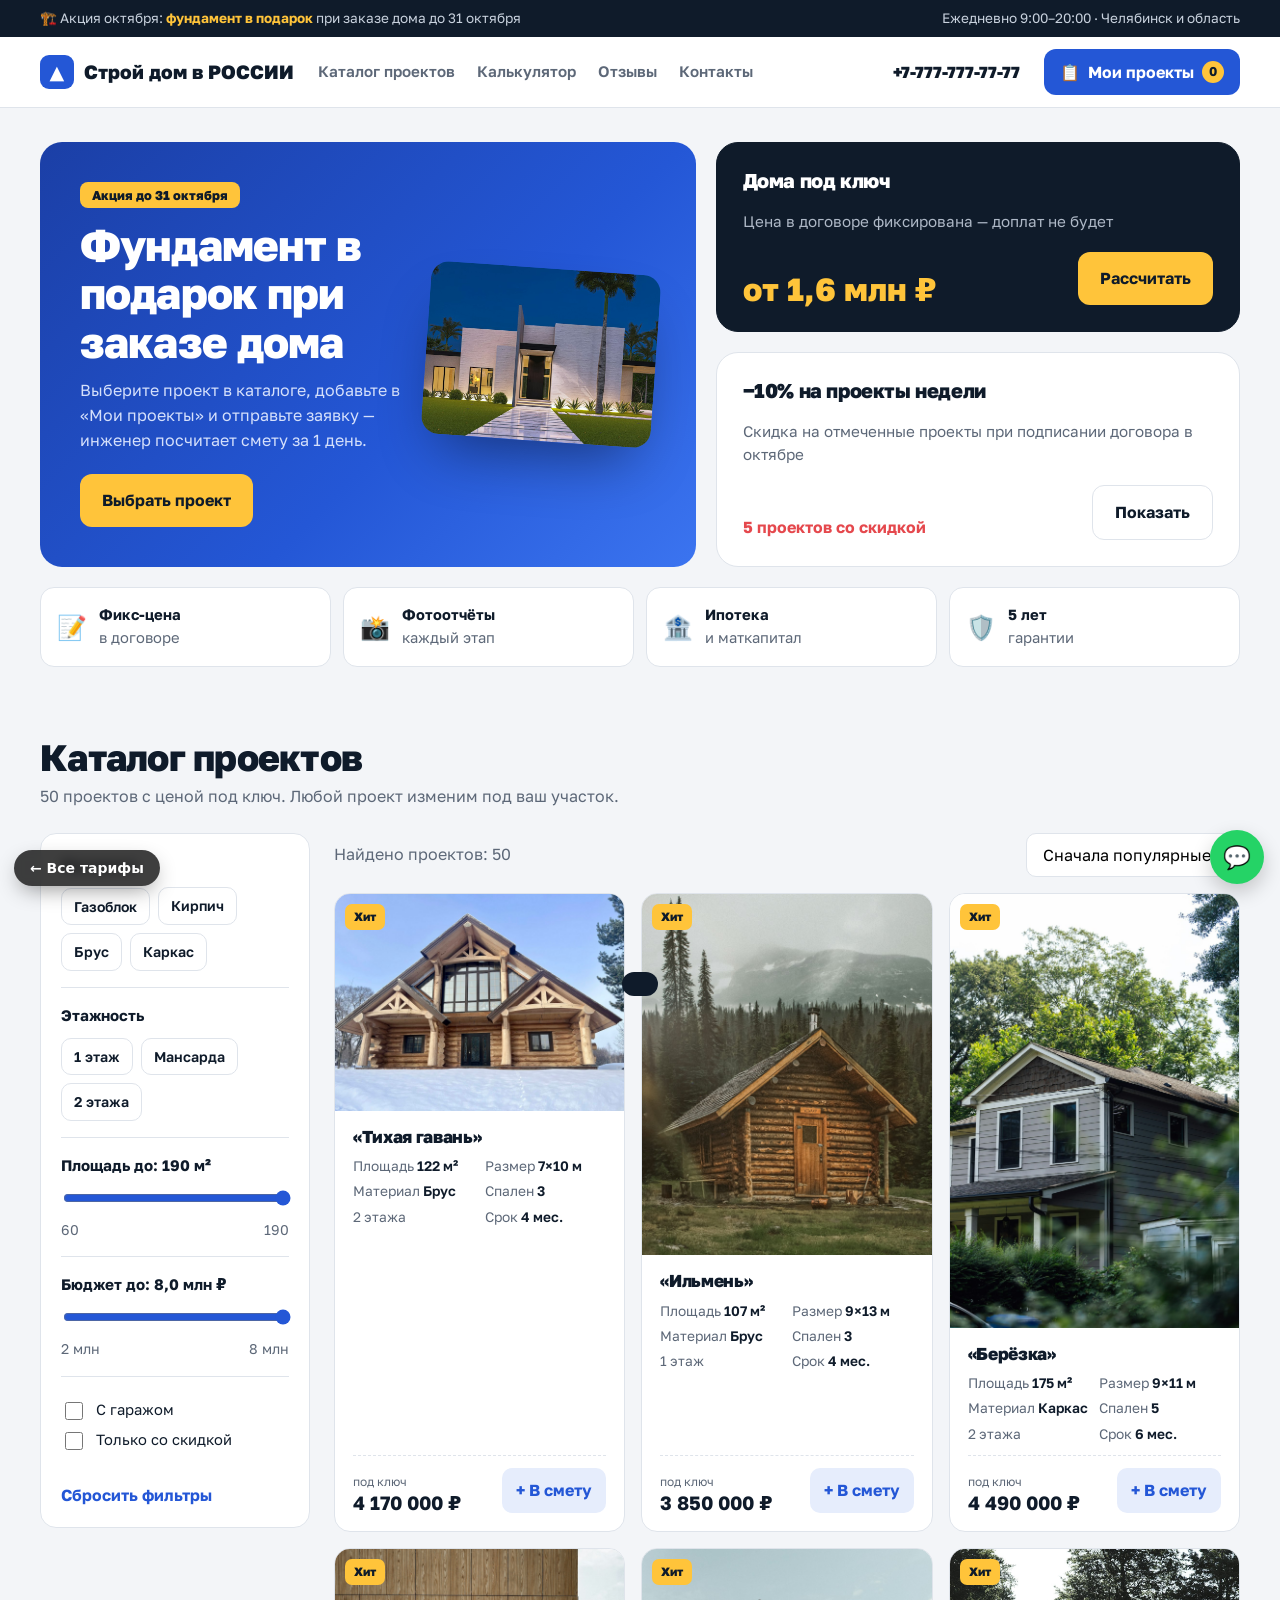
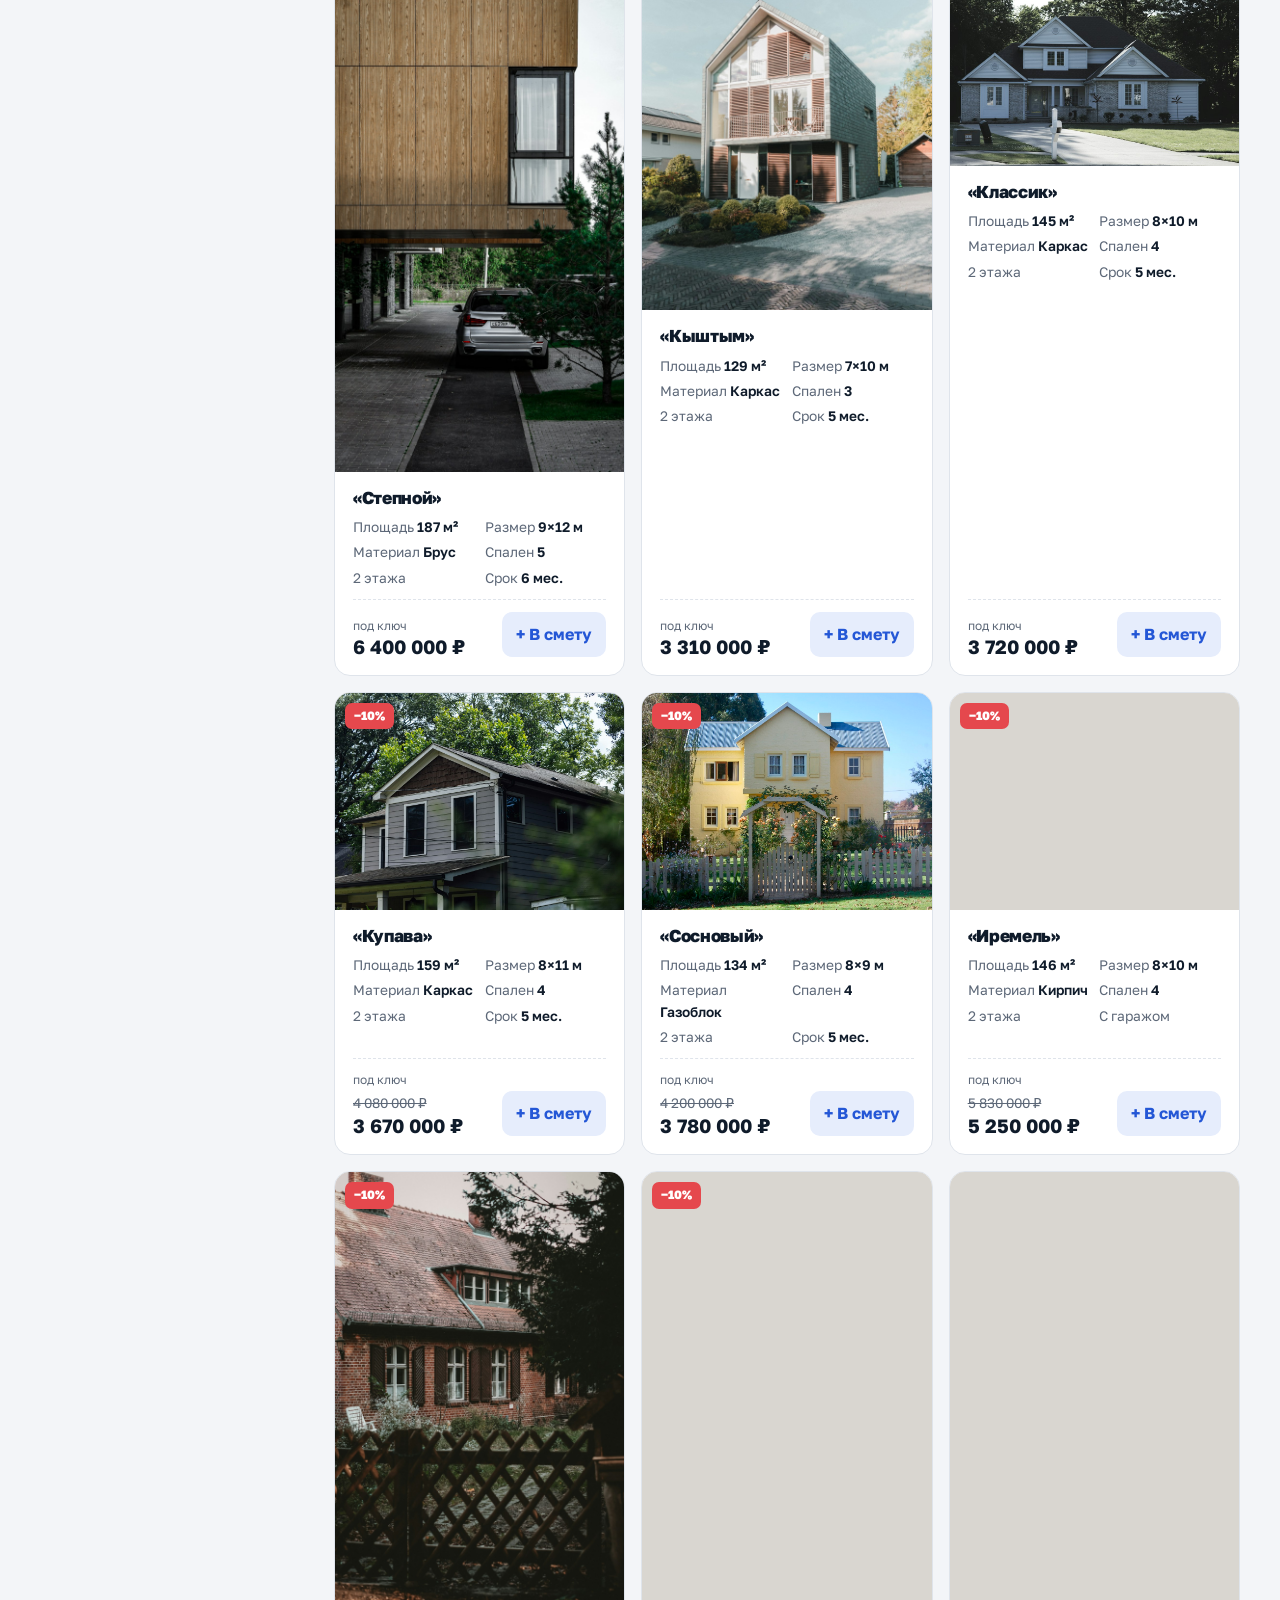
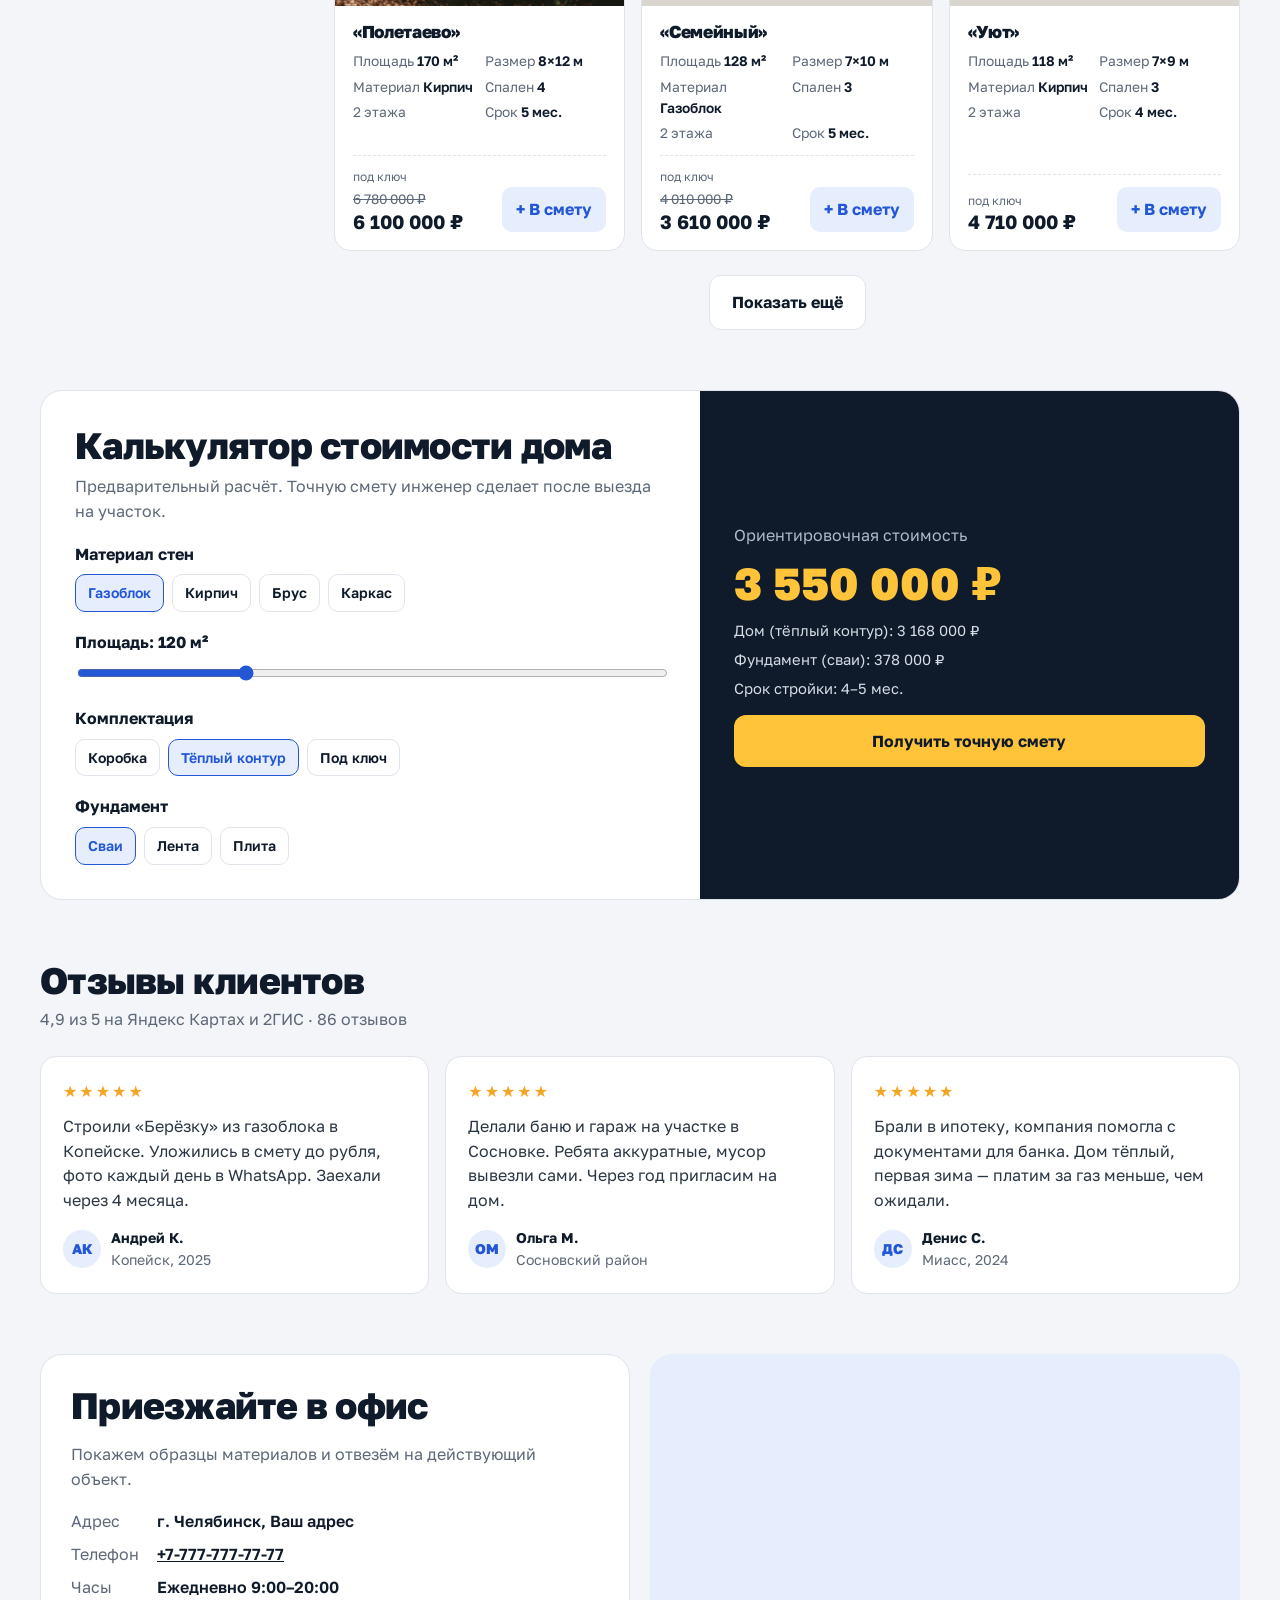
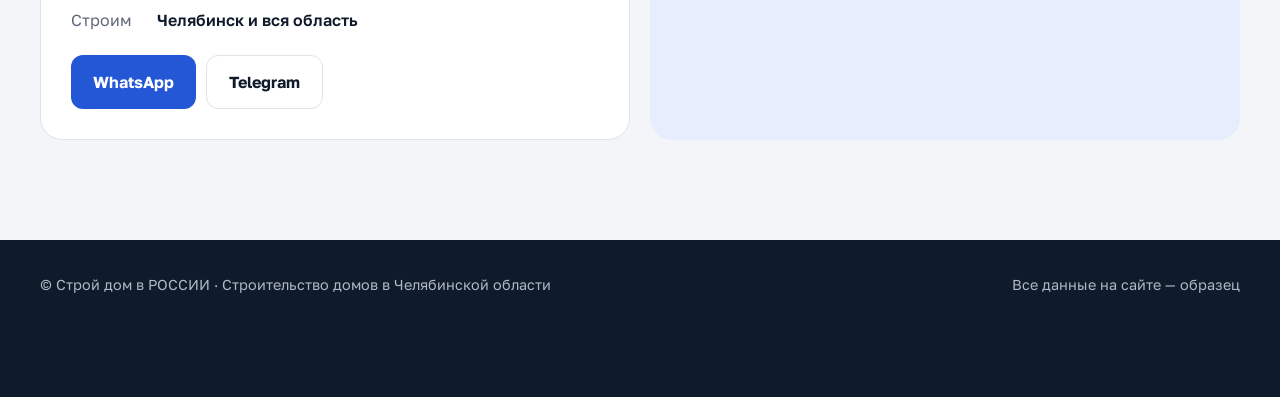
<file: 3-magazin/index.html>
<!DOCTYPE html>
<html lang="ru">
<head>
<meta charset="UTF-8">
<meta name="viewport" content="width=device-width, initial-scale=1">
<meta name="robots" content="noindex, nofollow">
<title>Строй дом в РОССИИ — каталог проектов домов с ценами</title>
<meta name="description" content="50 проектов домов с ценами под ключ. Фильтры по материалу, площади и этажности. Строим по всей Челябинской области.">
<link href="fonts/fonts.css" rel="stylesheet">
<style>
:root{--bg:#F3F5F8;--card:#fff;--ink:#0F1B2A;--mute:#5D6878;--acc:#2457D6;--acc-l:#E6EDFC;--y:#FFC43A;--red:#E5484D;--line:#DFE4EB;--r:16px}
*{box-sizing:border-box}
html{scroll-behavior:smooth}
body{margin:0;background:var(--bg);color:var(--ink);font:16px/1.55 "Golos Text",system-ui,sans-serif}
a{color:inherit}
button{font:inherit;cursor:pointer}
h1,h2,h3{margin:0;line-height:1.12;letter-spacing:-.02em;font-weight:800}
.wr{max-width:1240px;margin:0 auto;padding:0 20px}
.top{background:var(--ink);color:#C9D2DE;font-size:.85rem}
.top .wr{display:flex;justify-content:space-between;gap:16px;padding-top:8px;padding-bottom:8px}
.top b{color:var(--y)}
header{background:#fff;border-bottom:1px solid var(--line);position:sticky;top:0;z-index:30}
header .wr{display:flex;align-items:center;gap:24px;height:70px}
.logo{display:flex;align-items:center;gap:10px;font-weight:800;font-size:1.2rem;text-decoration:none;white-space:nowrap}
.logo i{width:34px;height:34px;border-radius:9px;background:var(--acc);display:grid;place-items:center;color:#fff;font-style:normal}
header nav{display:flex;gap:22px;font-weight:600;font-size:.95rem;flex:1}
header nav a{text-decoration:none;color:var(--mute)}header nav a:hover{color:var(--acc)}
.tel{font-weight:800;text-decoration:none;white-space:nowrap}
.cartbtn{position:relative;display:flex;align-items:center;gap:8px;background:var(--acc);color:#fff;border:0;border-radius:12px;padding:11px 16px;font-weight:700}
.cartbtn .n{background:var(--y);color:var(--ink);border-radius:999px;min-width:22px;height:22px;display:grid;place-items:center;font-size:.8rem;padding:0 6px}
.btn{display:inline-flex;align-items:center;justify-content:center;gap:8px;padding:14px 22px;border-radius:12px;border:0;background:var(--acc);color:#fff;font-weight:700;text-decoration:none;transition:filter .2s}
.btn:hover{filter:brightness(1.08)}
.btn.y{background:var(--y);color:var(--ink)}
.btn.out{background:#fff;color:var(--ink);border:1.5px solid var(--line)}
.hero{padding:34px 0 10px}
.hero .grid{display:grid;grid-template-columns:1.25fr 1fr;gap:20px}
.promo{border-radius:22px;padding:40px;color:#fff;background:linear-gradient(135deg,#1B3FA6,#2457D6 60%,#3B74F0);display:grid;grid-template-columns:1fr 230px;gap:24px;align-items:center;overflow:hidden}
.promo h1{font-size:clamp(1.8rem,3.4vw,2.7rem);margin:14px 0 12px}
.promo .art{aspect-ratio:4/3;border-radius:18px;overflow:hidden;transform:rotate(4deg);box-shadow:0 30px 60px -20px rgba(0,0,0,.45)}
.promo .art svg,
.promo .art .ph{display:block;width:100%}
.promo p{margin:0 0 22px;color:#D5E0FB;max-width:44ch}
.promo .lbl{align-self:flex-start;background:var(--y);color:var(--ink);font-weight:800;font-size:.8rem;padding:5px 12px;border-radius:8px}
.side{display:grid;gap:20px}
.side .b{border-radius:22px;padding:26px;background:#fff;border:1px solid var(--line);display:flex;flex-direction:column;justify-content:space-between;gap:12px}
.side .b.dark{background:var(--ink);color:#fff;border-color:var(--ink)}
.side .b h3{font-size:1.25rem}
.side .b p{margin:0;color:var(--mute);font-size:.95rem}.side .b.dark p{color:#AEB8C6}
.side .b .row{display:flex;justify-content:space-between;align-items:flex-end;gap:10px}
.side .b big{font-size:2rem;font-weight:800;color:var(--y);line-height:1}
.feat{display:grid;grid-template-columns:repeat(4,1fr);gap:12px;margin-top:20px}
.feat div{background:#fff;border:1px solid var(--line);border-radius:14px;padding:16px;display:flex;gap:12px;align-items:center;font-size:.92rem;color:var(--mute)}
.feat b{display:block;color:var(--ink)}
.feat i{font-style:normal;font-size:1.5rem}
.sec{padding:60px 0}
.sec-h{display:flex;justify-content:space-between;align-items:flex-end;gap:20px;margin-bottom:24px;flex-wrap:wrap}
h2{font-size:clamp(1.6rem,3.2vw,2.3rem)}
.sec-h p{margin:6px 0 0;color:var(--mute)}
.shop{display:grid;grid-template-columns:270px 1fr;gap:24px;align-items:start}
.filters{background:#fff;border:1px solid var(--line);border-radius:var(--r);padding:20px;position:sticky;top:90px}
.filters h4{margin:0 0 10px;font-size:.95rem}
.fg{padding:16px 0;border-bottom:1px solid var(--line)}.fg:first-of-type{padding-top:0}.fg:last-of-type{border:0}
.chips{display:flex;flex-wrap:wrap;gap:8px}
.chips label{cursor:pointer}
.chips input{position:absolute;opacity:0;pointer-events:none}
.chips span{display:inline-block;padding:7px 12px;border-radius:10px;border:1.5px solid var(--line);font-size:.88rem;font-weight:600;transition:.15s}
.chips input:checked+span{background:var(--acc-l);border-color:var(--acc);color:var(--acc)}
.chips input:focus-visible+span{outline:2px solid var(--acc)}
.range{display:flex;justify-content:space-between;font-size:.88rem;color:var(--mute);margin-top:6px}
input[type=range]{width:100%;accent-color:var(--acc)}
.chk{display:flex;align-items:center;gap:10px;font-size:.92rem;cursor:pointer;margin-top:6px}
.chk input{width:18px;height:18px;accent-color:var(--acc)}
.reset{background:none;border:0;color:var(--acc);font-weight:700;padding:0;margin-top:14px}
.bar{display:flex;justify-content:space-between;align-items:center;margin-bottom:16px;gap:12px;flex-wrap:wrap}
.bar .cnt{color:var(--mute)}
.bar select{padding:10px 12px;border-radius:10px;border:1.5px solid var(--line);font:inherit;background:#fff}
.mob-f{display:none}
.grid3{display:grid;grid-template-columns:repeat(3,1fr);gap:16px}
.pc{background:#fff;border:1px solid var(--line);border-radius:var(--r);overflow:hidden;display:flex;flex-direction:column;transition:box-shadow .2s,transform .2s}
.pc:hover{box-shadow:0 18px 40px -22px rgba(15,27,42,.35);transform:translateY(-2px)}
.pc .im{position:relative;aspect-ratio:4/3}
.pc .im svg,
.pc .im .ph{width:100%;height:100%;display:block}
.bdg{position:absolute;top:10px;left:10px;display:flex;gap:6px;flex-wrap:wrap}
.bdg span{font-size:.75rem;font-weight:800;padding:4px 9px;border-radius:7px;background:var(--y);color:var(--ink)}
.bdg .s{background:var(--red);color:#fff}.bdg .n{background:#18A46B;color:#fff}
.pc .bd{padding:16px 18px 18px;display:flex;flex-direction:column;gap:10px;flex:1}
.pc h3{font-size:1.08rem}
.spec{display:grid;grid-template-columns:1fr 1fr;gap:4px 10px;font-size:.86rem;color:var(--mute)}
.spec b{color:var(--ink);font-weight:600}
.pr{margin-top:auto;display:flex;align-items:flex-end;justify-content:space-between;gap:10px;padding-top:12px;border-top:1px dashed var(--line)}
.pr b{font-size:1.2rem;display:block;line-height:1.1}
.pr s{color:var(--mute);font-size:.85rem}
.pr small{color:var(--mute);font-size:.75rem;display:block}
.add{border:0;background:var(--acc-l);color:var(--acc);border-radius:10px;padding:10px 14px;font-weight:700;white-space:nowrap;transition:.15s}
.add:hover{background:var(--acc);color:#fff}
.add.on{background:#18A46B;color:#fff}
.empty{grid-column:1/-1;text-align:center;padding:60px 20px;background:#fff;border-radius:var(--r);border:1px dashed var(--line);color:var(--mute)}
.morebtn{display:block;margin:24px auto 0}
.calc{display:grid;grid-template-columns:1.1fr .9fr;background:#fff;border:1px solid var(--line);border-radius:22px;overflow:hidden}
.calc .l{padding:34px}
.calc .r{background:var(--ink);color:#fff;padding:34px;display:flex;flex-direction:column;gap:14px;justify-content:center}
.calc label.t{display:block;font-weight:700;margin:18px 0 8px}
.calc .r .sum{font-size:clamp(2rem,4vw,2.8rem);font-weight:800;color:var(--y);line-height:1}
.calc .r p{margin:0;color:#AEB8C6}
.calc .r ul{margin:0;padding:0;list-style:none;display:grid;gap:6px;font-size:.92rem;color:#D5DCE6}
.rev{display:grid;grid-template-columns:repeat(3,1fr);gap:16px}
.rev article{background:#fff;border:1px solid var(--line);border-radius:var(--r);padding:22px}
.rev .st{color:#F5A524;letter-spacing:2px}
.rev p{margin:10px 0 14px;color:#2B3644}
.rev footer{display:flex;align-items:center;gap:10px;font-size:.88rem;color:var(--mute)}
.rev footer i{width:38px;height:38px;border-radius:50%;background:var(--acc-l);color:var(--acc);display:grid;place-items:center;font-style:normal;font-weight:800}
.rev footer b{display:block;color:var(--ink)}
.ct{display:grid;grid-template-columns:1fr 1fr;gap:20px}
.ct .b{background:#fff;border:1px solid var(--line);border-radius:22px;padding:30px}
.ct dl{display:grid;grid-template-columns:auto 1fr;gap:8px 18px;margin:18px 0 0}.ct dt{color:var(--mute)}.ct dd{margin:0;font-weight:600}
.ct iframe{width:100%;height:100%;min-height:300px;border:0;border-radius:22px;background:var(--acc-l)}
.foot{background:var(--ink);color:#AEB8C6;padding:34px 0 100px;font-size:.9rem;margin-top:40px}
.foot .wr{display:flex;justify-content:space-between;gap:20px;flex-wrap:wrap}
/* корзина */
.ov{position:fixed;inset:0;background:rgba(15,27,42,.5);opacity:0;pointer-events:none;transition:.25s;z-index:50}
.drawer{position:fixed;top:0;right:0;bottom:0;width:min(440px,100%);background:#fff;z-index:51;transform:translateX(100%);transition:transform .3s cubic-bezier(.2,.8,.2,1);display:flex;flex-direction:column}
.open-cart .ov{opacity:1;pointer-events:auto}.open-cart .drawer{transform:none}
.drawer .hd{display:flex;justify-content:space-between;align-items:center;padding:18px 22px;border-bottom:1px solid var(--line)}
.drawer .hd h3{font-size:1.25rem}
.x{background:var(--bg);border:0;width:38px;height:38px;border-radius:10px;font-size:1.2rem}
.drawer .items{flex:1;overflow:auto;padding:10px 22px}
.it{display:grid;grid-template-columns:76px 1fr auto;gap:12px;align-items:center;padding:12px 0;border-bottom:1px solid var(--line)}
.it .th{width:76px;height:58px;border-radius:10px;overflow:hidden}.it .th svg,.it .th .ph{width:100%;height:100%;display:block}
.it b{display:block;font-size:.95rem}.it small{color:var(--mute)}
.it select{margin-top:6px;padding:6px 8px;border-radius:8px;border:1px solid var(--line);font:inherit;font-size:.82rem;max-width:100%}
.it .del{background:none;border:0;color:var(--mute);font-size:1.1rem}
.drawer .ft{padding:18px 22px;border-top:1px solid var(--line);display:grid;gap:10px}
.drawer .tot{display:flex;justify-content:space-between;font-weight:800;font-size:1.15rem}
.drawer form{display:grid;gap:10px}
.drawer input,.drawer select,.drawer textarea{padding:12px;border-radius:10px;border:1.5px solid var(--line);font:inherit;width:100%}
.drawer textarea{resize:vertical;min-height:60px}
.done{text-align:center;padding:40px 10px}
.done i{font-size:3rem;font-style:normal}
.toast{position:fixed;left:50%;bottom:24px;transform:translate(-50%,120px);background:var(--ink);color:#fff;padding:12px 18px;border-radius:12px;font-weight:600;z-index:60;transition:transform .3s}
.toast.show{transform:translate(-50%,0)}
.float{position:fixed;right:16px;bottom:16px;display:flex;flex-direction:column;gap:10px;z-index:29}
.float a{width:54px;height:54px;border-radius:50%;display:grid;place-items:center;color:#fff;text-decoration:none;font-size:1.4rem;box-shadow:0 8px 20px rgba(0,0,0,.2)}
@media(max-width:1080px){header nav{display:none}.grid3{grid-template-columns:1fr 1fr}.feat{grid-template-columns:1fr 1fr}}
@media(max-width:860px){.shop{grid-template-columns:1fr}.filters{position:fixed;inset:auto 0 0 0;top:auto;max-height:82vh;overflow:auto;z-index:52;border-radius:20px 20px 0 0;transform:translateY(105%);transition:transform .3s}.show-f .filters{transform:none}.show-f .ov{opacity:1;pointer-events:auto}.mob-f{display:inline-flex}.hero .grid,.calc,.ct{grid-template-columns:1fr}.rev{grid-template-columns:1fr}.promo{grid-template-columns:1fr}.promo .art{display:none}.top .wr span:last-child{display:none}.tel{display:none}}
@media(max-width:560px){.grid3{grid-template-columns:1fr}.feat{grid-template-columns:1fr}.promo{padding:28px}.calc .l,.calc .r{padding:24px}.cartbtn .t{display:none}header .wr{justify-content:space-between}}
</style>
</head>
<body><a href="../index.html" class="tarify-back" aria-label="Вернуться ко всем тарифам" style="position:fixed;left:14px;bottom:calc(14px + env(safe-area-inset-bottom,0px));z-index:2147483000;display:inline-flex;align-items:center;gap:6px;padding:11px 16px;border-radius:999px;background:rgba(20,20,20,.82);color:#fff;font:600 14px/1 system-ui,-apple-system,'Segoe UI',Roboto,sans-serif;text-decoration:none;box-shadow:0 8px 22px -6px rgba(0,0,0,.45);-webkit-backdrop-filter:blur(6px);backdrop-filter:blur(6px)">← Все тарифы</a><script data-fp>(function(){try{var k="fp:"+location.pathname.split("/")[1],q=/[?&]from=portfolio(&|$)/.test(location.search);if(q)sessionStorage.setItem(k,"1");if(q||sessionStorage.getItem(k)){var b=document.querySelector(".tarify-back");if(b)b.style.display="none"}}catch(e){}})();</script>
<div class="top"><div class="wr"><span>🏗️ Акция октября: <b>фундамент в подарок</b> при заказе дома до 31 октября</span><span>Ежедневно 9:00–20:00 · Челябинск и область</span></div></div>
<header><div class="wr">
  <a class="logo" href="#"><i>▲</i>Строй дом в РОССИИ</a>
  <nav><a href="#catalog">Каталог проектов</a><a href="#calc">Калькулятор</a><a href="#reviews">Отзывы</a><a href="#contacts">Контакты</a></nav>
  <a class="tel" href="tel:+77777777777">+7-777-777-77-77</a>
  <button class="cartbtn" id="cartOpen" aria-label="Мои проекты">📋 <span class="t">Мои проекты</span> <span class="n" id="cn">0</span></button>
</div></header>

<main>
<section class="hero"><div class="wr">
  <div class="grid">
    <div class="promo">
      <div><span class="lbl">Акция до 31 октября</span>
      <h1>Фундамент в подарок при заказе дома</h1>
      <p>Выберите проект в каталоге, добавьте в «Мои проекты» и отправьте заявку — инженер посчитает смету за 1 день.</p>
      <div><a class="btn y" href="#catalog">Выбрать проект</a></div></div>
      <div class="art" data-photo="1706164971309-fb4785fe6ceb" data-w="600" data-alt="Современный дом" data-house='{"floors":2,"wall":"#EDEDEA","roofc":"#33373C","trim":"#33373C","roof":"flat","sky":"dusk"}'></div>
    </div>
    <div class="side">
      <div class="b dark"><h3>Дома под ключ</h3><p>Цена в договоре фиксирована — доплат не будет</p><div class="row"><big>от 1,6 млн ₽</big><a class="btn y" href="#calc">Рассчитать</a></div></div>
      <div class="b"><h3>−10% на проекты недели</h3><p>Скидка на отмеченные проекты при подписании договора в октябре</p><div class="row"><span style="font-weight:700;color:var(--red)">5 проектов со скидкой</span><a class="btn out" href="#catalog" onclick="presetSale()">Показать</a></div></div>
    </div>
  </div>
  <div class="feat">
    <div><i>📝</i><span><b>Фикс-цена</b>в договоре</span></div>
    <div><i>📸</i><span><b>Фотоотчёты</b>каждый этап</span></div>
    <div><i>🏦</i><span><b>Ипотека</b>и маткапитал</span></div>
    <div><i>🛡️</i><span><b>5 лет</b>гарантии</span></div>
  </div>
</div></section>

<section class="sec" id="catalog"><div class="wr">
  <div class="sec-h"><div><h2>Каталог проектов</h2><p>50 проектов с ценой под ключ. Любой проект изменим под ваш участок.</p></div></div>
  <div class="shop">
    <aside class="filters" id="filters">
      <div class="fg"><h4>Материал</h4><div class="chips" id="fMat"></div></div>
      <div class="fg"><h4>Этажность</h4><div class="chips" id="fFl">
        <label><input type="checkbox" value="1"><span>1 этаж</span></label>
        <label><input type="checkbox" value="1.5"><span>Мансарда</span></label>
        <label><input type="checkbox" value="2"><span>2 этажа</span></label></div></div>
      <div class="fg"><h4>Площадь до: <span id="aV"></span> м²</h4><input type="range" id="fA" min="60" max="190" step="5"><div class="range"><span>60</span><span>190</span></div></div>
      <div class="fg"><h4>Бюджет до: <span id="pV"></span></h4><input type="range" id="fP" min="2000000" max="8000000" step="100000"><div class="range"><span>2 млн</span><span>8 млн</span></div></div>
      <div class="fg"><label class="chk"><input type="checkbox" id="fG"> С гаражом</label><label class="chk"><input type="checkbox" id="fS"> Только со скидкой</label></div>
      <button class="reset" id="reset" type="button">Сбросить фильтры</button>
      <button class="btn mob-f" style="width:100%;margin-top:14px" type="button" onclick="document.body.classList.remove('show-f')">Показать проекты</button>
    </aside>
    <div>
      <div class="bar"><span class="cnt" id="cnt"></span><div style="display:flex;gap:8px"><button class="btn out mob-f" type="button" onclick="document.body.classList.add('show-f')">⚙ Фильтры</button><select id="sort" aria-label="Сортировка"><option value="pop">Сначала популярные</option><option value="pa">Дешевле</option><option value="pd">Дороже</option><option value="aa">Меньше площадь</option><option value="ad">Больше площадь</option></select></div></div>
      <div class="grid3" id="grid"></div>
      <button class="btn out morebtn" id="more" type="button">Показать ещё</button>
    </div>
  </div>
</div></section>

<section class="sec" id="calc" style="padding-top:0"><div class="wr">
  <div class="calc">
    <div class="l">
      <h2>Калькулятор стоимости дома</h2>
      <p style="color:var(--mute);margin:8px 0 0">Предварительный расчёт. Точную смету инженер сделает после выезда на участок.</p>
      <label class="t">Материал стен</label><div class="chips" id="cM"></div>
      <label class="t">Площадь: <span id="cAv">120</span> м²</label><input type="range" id="cA" min="50" max="300" step="5" value="120">
      <label class="t">Комплектация</label><div class="chips" id="cK">
        <label><input type="radio" name="k" value="0.62"><span>Коробка</span></label>
        <label><input type="radio" name="k" value="0.8" checked><span>Тёплый контур</span></label>
        <label><input type="radio" name="k" value="1"><span>Под ключ</span></label></div>
      <label class="t">Фундамент</label><div class="chips" id="cF">
        <label><input type="radio" name="f" value="4200" checked><span>Сваи</span></label>
        <label><input type="radio" name="f" value="5600"><span>Лента</span></label>
        <label><input type="radio" name="f" value="6500"><span>Плита</span></label></div>
    </div>
    <div class="r">
      <p>Ориентировочная стоимость</p>
      <div class="sum" id="cSum">—</div>
      <ul id="cList"></ul>
      <a class="btn y" id="cBtn" href="#" target="_blank" rel="noopener">Получить точную смету</a>
    </div>
  </div>
</div></section>

<section class="sec" id="reviews" style="padding-top:0"><div class="wr">
  <div class="sec-h"><div><h2>Отзывы клиентов</h2><p>4,9 из 5 на Яндекс Картах и 2ГИС · 86 отзывов</p></div></div>
  <div class="rev">
    <article><div class="st">★★★★★</div><p>Строили «Берёзку» из газоблока в Копейске. Уложились в смету до рубля, фото каждый день в WhatsApp. Заехали через 4 месяца.</p><footer><i>АК</i><span><b>Андрей К.</b>Копейск, 2025</span></footer></article>
    <article><div class="st">★★★★★</div><p>Делали баню и гараж на участке в Сосновке. Ребята аккуратные, мусор вывезли сами. Через год пригласим на дом.</p><footer><i>ОМ</i><span><b>Ольга М.</b>Сосновский район</span></footer></article>
    <article><div class="st">★★★★★</div><p>Брали в ипотеку, компания помогла с документами для банка. Дом тёплый, первая зима — платим за газ меньше, чем ожидали.</p><footer><i>ДС</i><span><b>Денис С.</b>Миасс, 2024</span></footer></article>
  </div>
</div></section>

<section class="sec" id="contacts" style="padding-top:0"><div class="wr">
  <div class="ct">
    <div class="b">
      <h2>Приезжайте в офис</h2>
      <p style="color:var(--mute)">Покажем образцы материалов и отвезём на действующий объект.</p>
      <dl><dt>Адрес</dt><dd>г. Челябинск, Ваш адрес</dd><dt>Телефон</dt><dd><a href="tel:+77777777777">+7-777-777-77-77</a></dd><dt>Часы</dt><dd>Ежедневно 9:00–20:00</dd><dt>Строим</dt><dd>Челябинск и вся область</dd></dl>
      <div style="display:flex;gap:10px;flex-wrap:wrap;margin-top:22px"><a class="btn" href="https://wa.me/77777777777" target="_blank" rel="noopener">WhatsApp</a><a class="btn out" href="https://t.me/" target="_blank" rel="noopener">Telegram</a></div>
    </div>
    <iframe title="Карта: Челябинск" src="https://yandex.ru/map-widget/v1/?ll=61.402554%2C55.159897&z=11" loading="lazy"></iframe>
  </div>
</div></section>
</main>
<div class="foot"><div class="wr"><span>© Строй дом в РОССИИ · Строительство домов в Челябинской области</span><span>Все данные на сайте — образец</span></div></div>

<div class="ov" id="ov"></div>
<aside class="drawer" id="drawer" aria-label="Мои проекты">
  <div class="hd"><h3>Мои проекты</h3><button class="x" id="cartClose" aria-label="Закрыть">✕</button></div>
  <div class="items" id="items"></div>
  <div class="ft" id="cartFt"></div>
</aside>
<div class="toast" id="toast"></div>
<div class="float"><a href="https://wa.me/77777777777" style="background:#25D366" aria-label="WhatsApp" target="_blank" rel="noopener">💬</a></div>

<script>/* Генератор иллюстраций домов (SVG) — заменяются на фото клиента */
function houseSVG(o){
  o=Object.assign({floors:1,attic:false,roof:'gable',wall:'#E9DCC8',roofc:'#5B3B32',trim:'#FFFFFF',garage:false,w:200,sky:'day',terrace:false,stage:'done',crane:false},o||{});
  var W=400,H=300,G=246,cx=o.garage?185:200,fh=62,fl=o.floors,bh=fh*fl+8,bw=o.w,x0=cx-bw/2,top=G-bh;
  var sky={day:['#CFE3F2','#F4F8FB'],dusk:['#F6C9A0','#FBEADB'],night:['#26344A','#46597A'],grey:['#D9DEE3','#F1F3F5']}[o.sky]||['#CFE3F2','#F4F8FB'];
  var id='g'+Math.random().toString(36).slice(2,8);
  var s='<svg viewBox="0 0 '+W+' '+H+'" xmlns="http://www.w3.org/2000/svg" preserveAspectRatio="xMidYMid slice" role="img">';
  s+='<defs><linearGradient id="'+id+'" x1="0" y1="0" x2="0" y2="1"><stop offset="0" stop-color="'+sky[0]+'"/><stop offset="1" stop-color="'+sky[1]+'"/></linearGradient></defs>';
  s+='<rect width="'+W+'" height="'+H+'" fill="url(#'+id+')"/>';
  if(o.sky==='night')s+='<circle cx="330" cy="50" r="16" fill="#F5EBC9"/>';else s+='<circle cx="335" cy="55" r="22" fill="#fff" opacity=".7"/>';
  s+='<path d="M0 '+(G-30)+' Q80 '+(G-60)+' 160 '+(G-34)+' T400 '+(G-40)+' V'+H+' H0Z" fill="#B9CDB5" opacity=".55"/>';
  s+='<rect y="'+G+'" width="'+W+'" height="'+(H-G)+'" fill="#9DB78F"/>';
  s+='<rect y="'+G+'" width="'+W+'" height="5" fill="#86A178"/>';
  // деревья
  [[34,0.9],[372,1.1],[60,0.7]].forEach(function(t){var k=t[1];s+='<rect x="'+(t[0]-2)+'" y="'+(G-34*k)+'" width="4" height="'+34*k+'" fill="#6B5444"/><circle cx="'+t[0]+'" cy="'+(G-44*k)+'" r="'+20*k+'" fill="#6E9A62"/><circle cx="'+(t[0]+9*k)+'" cy="'+(G-36*k)+'" r="'+13*k+'" fill="#5E8A54"/>';});
  if(o.crane){s+='<g stroke="#E3A02B" stroke-width="3" fill="none"><path d="M318 '+G+' V40 M318 52 H140 M318 52 H362 M318 40 L250 52 M318 40 L362 52"/></g><rect x="352" y="52" width="14" height="14" fill="#555"/><path d="M190 52 V'+(top-20)+'" stroke="#444" stroke-width="1.5"/><rect x="180" y="'+(top-20)+'" width="20" height="8" fill="#7C8A96"/>';}
  // фундамент
  s+='<rect x="'+(x0-6)+'" y="'+(G-10)+'" width="'+(bw+12+(o.garage?80:0))+'" height="12" fill="#8E9196"/>';
  if(o.stage==='foundation'){s+='<g stroke="#5C6066" stroke-width="2">';for(var r=x0;r<x0+bw;r+=14)s+='<line x1="'+r+'" y1="'+(G-10)+'" x2="'+r+'" y2="'+(G-26)+'"/>';s+='</g></svg>';return s;}
  // гараж
  if(o.garage){var gx=x0+bw-2,gw=82,gh=fh+4;s+='<rect x="'+gx+'" y="'+(G-10-gh)+'" width="'+gw+'" height="'+gh+'" fill="'+o.wall+'" stroke="rgba(0,0,0,.12)"/><rect x="'+(gx-4)+'" y="'+(G-16-gh)+'" width="'+(gw+10)+'" height="8" fill="'+o.roofc+'"/>';s+='<rect x="'+(gx+12)+'" y="'+(G-10-gh+22)+'" width="'+(gw-24)+'" height="'+(gh-22)+'" fill="#D5D8DC"/>';for(var gl=0;gl<5;gl++)s+='<line x1="'+(gx+12)+'" x2="'+(gx+gw-12)+'" y1="'+(G-10-gh+30+gl*8)+'" y2="'+(G-10-gh+30+gl*8)+'" stroke="#B4B9BF"/>';}
  // стены
  s+='<rect x="'+x0+'" y="'+top+'" width="'+bw+'" height="'+(bh-10)+'" fill="'+o.wall+'"/>';
  if(o.wall==='#B5553E'||o.wall==='#A44A36'){s+='<g stroke="rgba(0,0,0,.08)">';for(var by=top+6;by<G-10;by+=6)s+='<line x1="'+x0+'" x2="'+(x0+bw)+'" y1="'+by+'" y2="'+by+'"/>';s+='</g>';}
  if(o.wall==='#C79A64'||o.wall==='#B98A57'){s+='<g stroke="rgba(80,50,20,.18)">';for(var ly=top+8;ly<G-10;ly+=8)s+='<line x1="'+x0+'" x2="'+(x0+bw)+'" y1="'+ly+'" y2="'+ly+'"/>';s+='</g>';}
  if(fl>1)s+='<rect x="'+x0+'" y="'+(top+fh+2)+'" width="'+bw+'" height="5" fill="'+o.trim+'" opacity=".8"/>';
  // окна
  var n=Math.max(2,Math.round(bw/58));
  for(var f=0;f<fl;f++){var wy=top+12+f*(fh+4);for(var i=0;i<n;i++){var wx=x0+(bw/(n))*i+(bw/n)/2-12;if(f===fl-1&&i===Math.floor(n/2)&&o.stage==='done'){continue;}
    if(o.stage==='walls'){s+='<rect x="'+wx+'" y="'+wy+'" width="24" height="32" fill="#4B4F55"/>';continue;}
    s+='<rect x="'+(wx-2)+'" y="'+(wy-2)+'" width="28" height="36" fill="'+o.trim+'"/><rect x="'+wx+'" y="'+wy+'" width="24" height="32" fill="'+(o.sky==='night'?'#F7D98A':'#8DB2CC')+'"/><path d="M'+(wx+12)+' '+wy+' V'+(wy+32)+' M'+wx+' '+(wy+14)+' H'+(wx+24)+'" stroke="'+o.trim+'" stroke-width="2"/>';}}
  if(o.stage==='done'){var dx=x0+(bw/n)*Math.floor(n/2)+(bw/n)/2-13;s+='<rect x="'+dx+'" y="'+(G-10-46)+'" width="26" height="46" fill="#5A4436"/><circle cx="'+(dx+20)+'" cy="'+(G-34)+'" r="1.8" fill="#E8C77A"/><rect x="'+(dx-8)+'" y="'+(G-12)+'" width="42" height="4" fill="#9A9DA2"/>';}
  if(o.terrace){s+='<rect x="'+(x0-46)+'" y="'+(G-16)+'" width="46" height="6" fill="#8B6A4E"/><g stroke="#8B6A4E" stroke-width="2">';for(var tx=x0-44;tx<x0;tx+=8)s+='<line x1="'+tx+'" y1="'+(G-16)+'" x2="'+tx+'" y2="'+(G-34)+'"/>';s+='<line x1="'+(x0-46)+'" x2="'+x0+'" y1="'+(G-34)+'" y2="'+(G-34)+'"/></g>';}
  if(o.stage==='walls'){s+='<g stroke="#C9A35B" stroke-width="2">';for(var sx=x0-10;sx<=x0+bw+10;sx+=34)s+='<line x1="'+sx+'" y1="'+(G-10)+'" x2="'+sx+'" y2="'+(top-14)+'"/>';for(var sy=G-30;sy>top-14;sy-=30)s+='<line x1="'+(x0-10)+'" x2="'+(x0+bw+10)+'" y1="'+sy+'" y2="'+sy+'"/>';s+='</g></svg>';return s;}
  // крыша
  var ov=14,rh=o.attic?78:56;
  if(o.roof==='gable')s+='<path d="M'+(x0-ov)+' '+top+' L'+cx+' '+(top-rh)+' L'+(x0+bw+ov)+' '+top+'Z" fill="'+o.roofc+'"/><path d="M'+(x0+8)+' '+top+' L'+cx+' '+(top-rh+12)+' L'+(x0+bw-8)+' '+top+'Z" fill="'+o.wall+'" opacity="'+(o.attic?1:0)+'"/>';
  else if(o.roof==='hip')s+='<path d="M'+(x0-ov)+' '+top+' L'+(x0+bw*0.25)+' '+(top-rh*0.8)+' L'+(x0+bw*0.75)+' '+(top-rh*0.8)+' L'+(x0+bw+ov)+' '+top+'Z" fill="'+o.roofc+'"/>';
  else s+='<rect x="'+(x0-6)+'" y="'+(top-12)+'" width="'+(bw+12)+'" height="14" fill="'+o.roofc+'"/>';
  if(o.attic&&o.roof==='gable'){var ay=top-rh+38;s+='<rect x="'+(cx-14)+'" y="'+ay+'" width="28" height="30" fill="'+o.trim+'"/><rect x="'+(cx-12)+'" y="'+(ay+2)+'" width="24" height="26" fill="'+(o.sky==='night'?'#F7D98A':'#8DB2CC')+'"/>';}
  if(o.roof!=='flat')s+='<rect x="'+(x0+bw*0.7)+'" y="'+(top-rh*0.75)+'" width="14" height="'+rh*0.45+'" fill="#7E6A5E"/>';
  s+='</svg>';return s;
}

/* Реальные фото (Unsplash, бесплатная лицензия). Если фото не загрузилось — показываем иллюстрацию */
var HSREG=[];
function photoURL(id,w){return 'img/'+id+'.jpg'}
function pic(id,house,alt,w){var k=HSREG.push(house||{})-1;return '<img class="ph" src="'+photoURL(id,w)+'" alt="'+(alt||'').replace(/"/g,'&quot;')+'" loading="lazy" decoding="async" onerror="phFail(this,'+k+')">'}
function phFail(im,k){var d=document.createElement('div');d.className='ph';d.innerHTML=houseSVG(HSREG[k]);im.replaceWith(d)}
function fillMedia(el){var cfg=JSON.parse(el.getAttribute('data-house')||'{}');el.insertAdjacentHTML('afterbegin',el.dataset.photo?pic(el.dataset.photo,cfg,el.dataset.alt||el.getAttribute('aria-label')||'',+el.dataset.w||1000):houseSVG(cfg))}
function projMedia(p,w){return p.photo?pic(p.photo,p.house,'Проект дома '+p.name+', '+p.area+' м²',w||700):houseSVG(p.house)}
document.head.insertAdjacentHTML('beforeend','<style>img.ph,div.ph{width:100%;height:100%;object-fit:cover;display:block;background:#d9d6d0}div.ph svg{width:100%;height:100%;display:block}</style>');
/* Каталог проектов (образец) */
var PROJECTS=(function(){
  var names=['Уют','Северный','Тихая гавань','Купава','Таганай','Ильмень','Зюраткуль','Увильды','Сосновый','Кедр','Рассвет','Берёзка','Миасс','Аракуль','Иремель','Тургояк','Уральский','Степной','Зеленый мыс','Шершни','Ветлуга','Озёрный','Лесная поляна','Кыштым','Каштак','Смолино','Полетаево','Еланчик','Баландино','Новоселье','Кремлёвский','Классик','Скандинавия','Минима','Лофт 120','Прованс','Баварец','Шале','Европа','Гармония','Семейный','Терем','Усадьба','Модерн','Престиж','Панорама','Онега','Бриз','Ладога','Простор'];
  var mats=[['Газоблок','#E9DCC8',33000],['Кирпич','#B5553E',42000],['Брус','#C79A64',36000],['Каркас','#D8C7AE',27000]];
  var roofs=['#5B3B32','#3A3F45','#2F4A5C','#6B3A2C','#4A3A30'];
  /* фото проектов: id, материал, этажность (1 / 1.5 / 2), гараж */
  var PH=[
   ['1722491945502-abb7235593f2','Кирпич',2,0],['1777106322601-578dc9213ace','Газоблок',2,1],['1706047924901-28129757dde7','Брус',2,0],['1784932328904-858813ec31c4','Каркас',2,0],
   ['1786550860372-116b871a1697','Газоблок',1,1],['1570793005386-840846445fed','Брус',1,0],['1560170412-0f7df0eb0fb1','Кирпич',2,0],['1781797221329-c3d083ab6d99','Каркас',2,1],
   ['1602657952211-bd6fbe4d2d78','Газоблок',2,0],['1705372334339-b9a3a082776e','Брус',1.5,0],['1722491945538-3bc843767169','Кирпич',2,0],['1784932328897-ba9e9df97a93','Каркас',2,0],
   ['1571168538867-ad36fe110cc4','Газоблок',1,0],['1568605114967-8130f3a36994','Брус',2,0],['1605276373954-0c4a0dac5b12','Кирпич',2,1],['1697299261580-876d107bf090','Каркас',1.5,0],
   ['1628012209120-d9db7abf7eab','Газоблок',2,0],['1605018075968-b014b8d2e487','Брус',2,0],['1605276374104-dee2a0ed3cd6','Кирпич',2,1],['1627141234469-24711efb373c','Каркас',2,0],
   ['1683717455768-4572af43ed3e','Газоблок',1.5,0],['1720876884400-fe4b13f8af72','Брус',1.5,0],['1773429963191-9067803abf88','Кирпич',2,0],['1564703048291-bcf7f001d83d','Каркас',2,0],
   ['1523217582562-09d0def993a6','Газоблок',2,0],['1576442850492-dae97d3e0129','Брус',1.5,0],['1607617293587-e54fd4be8d02','Кирпич',2,0],['1469964062538-06fad433a132','Каркас',1.5,0],
   ['1633354747567-e0682586f082','Газоблок',2,0],['1609319172668-8b4f021f3b7b','Брус',2,0],['1758350764225-33664d263ea5','Кирпич',1.5,0],['1781269986378-a2f366df4d0f','Каркас',2,0],
   ['1580587771525-78b9dba3b914','Газоблок',2,0],['1506429937242-f846f7c03553','Брус',2,0],['1570127828934-c60aa3e1e5af','Кирпич',2,0],['1787094644170-f4ab47dcf849','Каркас',2,0],
   ['1657346088167-b982455bf29a','Газоблок',2,0],['1644776056304-aa4d9243147a','Брус',2,0],['1613977257363-707ba9348227','Газоблок',2,0],['1772313952254-dae19b91854b','Каркас',2,0],
   ['1691425700585-c108acad6467','Газоблок',2,0],['1594540992254-0e2239661647','Брус',2,0],['1588880331179-bc9b93a8cb5e','Кирпич',1.5,0],['1768941124460-6fa7161715ff','Каркас',2,1],
   ['1711114378455-b1f479d94a19','Газоблок',1,0],['1737905430339-92513c46d98e','Брус',2,0],['1633355289074-bec9b27c8ff9','Кирпич',2,0],['1610569244414-5e7453a447a8','Каркас',2,0],
   ['1744311971549-9c529b60b98a','Газоблок',1,0],['1600596542815-ffad4c1539a9','Газоблок',2,0]];
  var MP={'Газоблок':0,'Кирпич':1,'Брус':2,'Каркас':3};
  var out=[];
  for(var i=0;i<names.length;i++){
    var ph=PH[i%PH.length],m=mats[MP[ph[1]]],fl=ph[2],area=Math.round((fl===1?62:fl===2?118:96)+((i*37)%70)),
        fp=area/(fl===2?2:fl===1.5?1.6:1)*1.12,w=Math.max(6,Math.round(Math.sqrt(fp*0.75))),l=Math.round(fp/w);
    var price=Math.round(area*m[2]*(fl===2?0.95:1)/10000)*10000,
        roof=(i%9===4||i%11===7)?'flat':(i%3===1?'hip':'gable'),
        house={floors:fl===2?2:1,attic:fl===1.5,roof:fl===1.5?'gable':roof,wall:m[1],roofc:roof==='flat'?'#33373C':roofs[i%5],garage:!!ph[3],terrace:i%5===2,w:fl===1?Math.min(210,150+area/2):Math.min(230,170+area/6),sky:['day','day','dusk','day','grey'][i%5]};
    if(roof==='flat'&&fl!==1.5){house.trim='#33373C';house.wall=m[0]==='Брус'?'#B98A57':'#EDEDEA';}
    out.push({id:i+1,name:'«'+names[i]+'»',mat:m[0],floors:fl,area:area,size:w+'×'+Math.max(l,6),beds:Math.max(2,Math.round(area/38)),baths:fl===1?1:2,garage:house.garage,price:price,days:Math.round(60+area*0.6),
      hit:[2,5,11,17,23,31].indexOf(i)>=0,sale:[3,8,14,26,40].indexOf(i)>=0?10:0,novelty:i>=44,house:house,photo:i<PH.length?ph[0]:null});
  }
  return out;
})();
function rub(n){return n.toLocaleString('ru-RU').replace(/,/g,' ')+' ₽'}
function flLabel(f){return f===1?'1 этаж':f===2?'2 этажа':'1 этаж + мансарда'}

/* Уведомления о заявках в Telegram: вставьте токен бота и chat_id клиента */
var TG_TOKEN='', TG_CHAT='';

document.querySelectorAll('[data-house]').forEach(fillMedia);
var MATS=['Газоблок','Кирпич','Брус','Каркас'];
function finalPrice(p){return p.sale?Math.round(p.price*(100-p.sale)/100/10000)*10000:p.price}
document.getElementById('fMat').innerHTML=MATS.map(function(m){return '<label><input type="checkbox" value="'+m+'"><span>'+m+'</span></label>'}).join('');
var fA=document.getElementById('fA'),fP=document.getElementById('fP');fA.value=190;fP.value=8000000;
var shown=12,cart=[];
try{cart=JSON.parse(localStorage.getItem('sd74cart')||'[]')}catch(e){}
function save(){try{localStorage.setItem('sd74cart',JSON.stringify(cart))}catch(e){}}
function vals(id){return [].slice.call(document.querySelectorAll('#'+id+' input:checked')).map(function(i){return i.value})}
function filtered(){
  var mats=vals('fMat'),fls=vals('fFl').map(Number),a=+fA.value,pmax=+fP.value,g=document.getElementById('fG').checked,s=document.getElementById('fS').checked;
  var r=PROJECTS.filter(function(p){return (!mats.length||mats.indexOf(p.mat)>=0)&&(!fls.length||fls.indexOf(p.floors)>=0)&&p.area<=a&&finalPrice(p)<=pmax&&(!g||p.garage)&&(!s||p.sale)});
  var so=document.getElementById('sort').value;
  r.sort(function(x,y){return so==='pa'?finalPrice(x)-finalPrice(y):so==='pd'?finalPrice(y)-finalPrice(x):so==='aa'?x.area-y.area:so==='ad'?y.area-x.area:(y.hit-x.hit)||(y.sale-x.sale)||x.id-y.id});
  return r;
}
function card(p){var inC=cart.some(function(c){return c.id===p.id});
  return '<article class="pc"><div class="im">'+projMedia(p)+'<div class="bdg">'+(p.hit?'<span>Хит</span>':'')+(p.sale?'<span class="s">−'+p.sale+'%</span>':'')+(p.novelty?'<span class="n">Новинка</span>':'')+'</div></div><div class="bd"><h3>'+p.name+'</h3><div class="spec"><span>Площадь <b>'+p.area+' м²</b></span><span>Размер <b>'+p.size+' м</b></span><span>Материал <b>'+p.mat+'</b></span><span>Спален <b>'+p.beds+'</b></span><span>'+flLabel(p.floors)+'</span><span>'+(p.garage?'С гаражом':'Срок <b>'+Math.round(p.days/30)+' мес.</b>')+'</span></div><div class="pr"><div><small>под ключ</small>'+(p.sale?'<s>'+rub(p.price)+'</s>':'')+'<b>'+rub(finalPrice(p))+'</b></div><button class="add'+(inC?' on':'')+'" data-id="'+p.id+'" type="button">'+(inC?'✓ В списке':'+ В смету')+'</button></div></div></article>'}
function render(){var r=filtered();document.getElementById('cnt').textContent='Найдено проектов: '+r.length;
  document.getElementById('aV').textContent=fA.value;document.getElementById('pV').textContent=(fP.value/1e6).toFixed(1).replace('.',',')+' млн ₽';
  var g=document.getElementById('grid');g.innerHTML=r.length?r.slice(0,shown).map(card).join(''):'<div class="empty"><b>Ничего не нашлось</b><br>Попробуйте расширить фильтры — или закажите индивидуальный проект.</div>';
  document.getElementById('more').style.display=r.length>shown?'block':'none'}
document.getElementById('filters').addEventListener('input',function(){shown=12;render()});
document.getElementById('sort').addEventListener('change',render);
document.getElementById('more').addEventListener('click',function(){shown+=12;render()});
document.getElementById('reset').addEventListener('click',function(){document.querySelectorAll('#filters input[type=checkbox]').forEach(function(i){i.checked=false});fA.value=190;fP.value=8000000;render()});
function presetSale(){document.getElementById('fS').checked=true;render()}
/* корзина = список проектов для сметы */
var KOMP=[['Под ключ',1],['Тёплый контур',0.8],['Коробка',0.62]];
document.getElementById('grid').addEventListener('click',function(e){var b=e.target.closest('.add');if(!b)return;var id=+b.dataset.id,i=cart.findIndex(function(c){return c.id===id});
  if(i>=0)cart.splice(i,1);else{cart.push({id:id,k:0});toast('Проект добавлен в «Мои проекты»')}save();render();drawCart()});
function itemPrice(c){var p=PROJECTS[c.id-1];return Math.round(finalPrice(p)*KOMP[c.k][1]/10000)*10000}
function drawCart(){document.getElementById('cn').textContent=cart.length;var it=document.getElementById('items'),ft=document.getElementById('cartFt');
  if(!cart.length){it.innerHTML='<div class="done"><i>📋</i><p>Список пуст.<br>Добавьте проекты из каталога — посчитаем смету по каждому.</p></div>';ft.innerHTML='<a class="btn" href="#catalog" onclick="closeCart()">Перейти в каталог</a>';return}
  it.innerHTML=cart.map(function(c,ix){var p=PROJECTS[c.id-1];return '<div class="it"><div class="th">'+projMedia(p,240)+'</div><div><b>'+p.name+'</b><small>'+p.area+' м² · '+p.mat+' · '+rub(itemPrice(c))+'</small><br><select data-ix="'+ix+'" aria-label="Комплектация">'+KOMP.map(function(k,ki){return '<option value="'+ki+'"'+(ki===c.k?' selected':'')+'>'+k[0]+'</option>'}).join('')+'</select></div><button class="del" data-ix="'+ix+'" aria-label="Удалить">✕</button></div>'}).join('');
  var sum=cart.reduce(function(s,c){return s+itemPrice(c)},0);
  ft.innerHTML='<div class="tot"><span>'+(cart.length>1?'Проектов: '+cart.length:'Итого')+'</span><span>'+(cart.length>1?'от '+rub(Math.min.apply(null,cart.map(itemPrice))):rub(sum))+'</span></div><form id="order"><input name="n" required placeholder="Ваше имя"><input name="t" type="tel" required placeholder="Телефон"><select name="c"><option>Челябинск</option><option>Копейск</option><option>Миасс</option><option>Чебаркуль</option><option>Коркино</option><option>Еманжелинск</option><option>Златоуст</option><option>Другой город области</option></select><textarea name="m" placeholder="Комментарий: участок, сроки, ипотека"></textarea><button class="btn" type="submit">Отправить заявку на смету</button></form>'}
document.getElementById('items').addEventListener('change',function(e){if(e.target.tagName==='SELECT'){cart[+e.target.dataset.ix].k=+e.target.value;save();drawCart()}});
document.getElementById('items').addEventListener('click',function(e){var d=e.target.closest('.del');if(d){cart.splice(+d.dataset.ix,1);save();drawCart();render()}});
document.getElementById('cartFt').addEventListener('submit',function(e){e.preventDefault();var f=e.target;
  var txt='🏠 Новая заявка с сайта\n'+f.n.value+', '+f.t.value+'\nГород: '+f.c.value+'\n'+cart.map(function(c){var p=PROJECTS[c.id-1];return '• '+p.name+' '+p.area+' м², '+KOMP[c.k][0]+' — '+rub(itemPrice(c))}).join('\n')+(f.m.value?'\nКомментарий: '+f.m.value:'');
  if(TG_TOKEN&&TG_CHAT){fetch('https://api.telegram.org/bot'+TG_TOKEN+'/sendMessage',{method:'POST',headers:{'Content-Type':'application/json'},body:JSON.stringify({chat_id:TG_CHAT,text:txt})}).catch(function(){})}
  cart=[];save();render();document.getElementById('cn').textContent=0;
  document.getElementById('items').innerHTML='<div class="done"><i>✅</i><h3>Заявка отправлена</h3><p>Инженер перезвонит в течение 15 минут и уточнит детали участка.</p></div>';document.getElementById('cartFt').innerHTML=''});
function openCart(){drawCart();document.body.classList.add('open-cart')}
function closeCart(){document.body.classList.remove('open-cart')}
document.getElementById('cartOpen').addEventListener('click',openCart);
document.getElementById('cartClose').addEventListener('click',closeCart);
document.getElementById('ov').addEventListener('click',function(){closeCart();document.body.classList.remove('show-f')});
document.addEventListener('keydown',function(e){if(e.key==='Escape'){closeCart();document.body.classList.remove('show-f')}});
var tt;function toast(m){var t=document.getElementById('toast');t.textContent=m;t.classList.add('show');clearTimeout(tt);tt=setTimeout(function(){t.classList.remove('show')},2200)}
/* калькулятор */
var CM={'Газоблок':33000,'Кирпич':42000,'Брус':36000,'Каркас':27000};
document.getElementById('cM').innerHTML=MATS.map(function(m,i){return '<label><input type="radio" name="m" value="'+m+'"'+(i?'':' checked')+'><span>'+m+'</span></label>'}).join('');
function calc(){var m=document.querySelector('[name=m]:checked').value,a=+document.getElementById('cA').value,k=+document.querySelector('[name=k]:checked').value,f=+document.querySelector('[name=f]:checked').value;
  document.getElementById('cAv').textContent=a;var walls=Math.round(a*CM[m]*k),fund=Math.round(a*0.75*f),sum=Math.round((walls+fund)/10000)*10000;
  document.getElementById('cSum').textContent=rub(sum);
  document.getElementById('cList').innerHTML='<li>Дом ('+document.querySelector('[name=k]:checked').nextElementSibling.textContent.toLowerCase()+'): '+rub(walls)+'</li><li>Фундамент ('+document.querySelector('[name=f]:checked').nextElementSibling.textContent.toLowerCase()+'): '+rub(fund)+'</li><li>Срок стройки: '+Math.round(2+a/60)+'–'+Math.round(3+a/50)+' мес.</li>';
  document.getElementById('cBtn').href='https://wa.me/77777777777?text='+encodeURIComponent('Здравствуйте! Посчитал на сайте: '+m+', '+a+' м². Хочу точную смету.')}
document.getElementById('calc').addEventListener('input',calc);
calc();render();drawCart();
</script>
<style data-hscroll>.hs-wrap{position:relative;min-width:0;max-width:100%}.hs-btn{position:absolute;top:50%;z-index:30;width:42px;height:42px;margin-top:-21px;border-radius:50%;border:1px solid rgba(255,255,255,.45);background:rgba(20,20,24,.62);color:#fff;font:600 18px/1 system-ui,sans-serif;display:flex;align-items:center;justify-content:center;cursor:pointer;-webkit-backdrop-filter:blur(6px);backdrop-filter:blur(6px);box-shadow:0 4px 14px rgba(0,0,0,.25);transition:opacity .25s,transform .2s;padding:0}.hs-btn:hover{transform:scale(1.08)}.hs-btn.l{left:6px}.hs-btn.r{right:6px}.hs-btn.off{opacity:0;pointer-events:none}.hs-wrap.sm .hs-btn{width:30px;height:30px;margin-top:-15px;font-size:14px}</style>
<script data-hscroll>(function(){function sc(el){var cs=getComputedStyle(el);return /(auto|scroll)/.test(cs.overflowX)&&el.scrollWidth>el.clientWidth+8&&el.clientHeight>40}
function upd(el){var w=el.parentNode,l=w.querySelector(':scope>.hs-btn.l'),r=w.querySelector(':scope>.hs-btn.r'),can=el.scrollWidth>el.clientWidth+8;l.classList.toggle('off',!can||el.scrollLeft<4);r.classList.toggle('off',!can||el.scrollLeft+el.clientWidth>=el.scrollWidth-4)}
function step(el){var c=el.firstElementChild,g=parseFloat(getComputedStyle(el).columnGap)||16,s=c?c.getBoundingClientRect().width+g:0;if(!s||s>el.clientWidth*.9)s=el.clientWidth*.8;return s}
function add(el){if(el.dataset.hs)return;el.dataset.hs=1;var w=document.createElement('div');w.className='hs-wrap'+(el.clientHeight<100?' sm':'');var cs=getComputedStyle(el);['gridColumn','gridRow','marginTop','marginBottom','marginLeft','marginRight','flex','alignSelf','width','maxWidth'].forEach(function(p){if(p.indexOf('margin')==0){w.style[p]=cs[p];el.style[p]='0'}else if(el.style[p]||p.indexOf('grid')==0||p=='alignSelf'||p=='flex'){w.style[p]=cs[p]}});el.parentNode.insertBefore(w,el);w.appendChild(el);
[['l','<svg width="18" height="18" viewBox="0 0 24 24" fill="none" stroke="currentColor" stroke-width="2" stroke-linecap="round" stroke-linejoin="round" aria-hidden="true"><path d="M19 12H5M12 19l-7-7 7-7"/></svg>','Прокрутить назад',-1],['r','<svg width="18" height="18" viewBox="0 0 24 24" fill="none" stroke="currentColor" stroke-width="2" stroke-linecap="round" stroke-linejoin="round" aria-hidden="true"><path d="M5 12h14M12 5l7 7-7 7"/></svg>','Прокрутить вперёд',1]].forEach(function(a){var b=document.createElement('button');b.type='button';b.className='hs-btn '+a[0]+' off';b.innerHTML=a[1];b.setAttribute('aria-label',a[2]);b.onclick=function(){el.scrollBy({left:a[3]*step(el),behavior:'smooth'})};w.appendChild(b)});
el.addEventListener('scroll',function(){upd(el)},{passive:true});upd(el)}
function scan(){document.querySelectorAll('body *:not(.hs-btn):not(.hs-wrap)').forEach(function(el){if(el.dataset.hs){upd(el);return}if(!el.closest('[data-no-hs]')&&sc(el))add(el)})}
var t;function later(){clearTimeout(t);t=setTimeout(scan,250)}
if(document.readyState!='loading')later();else document.addEventListener('DOMContentLoaded',later);
addEventListener('load',later);addEventListener('resize',later);document.addEventListener('click',function(e){if(!e.target.closest('.hs-btn'))later()},true)})();</script>
</body>
</html>
</file>
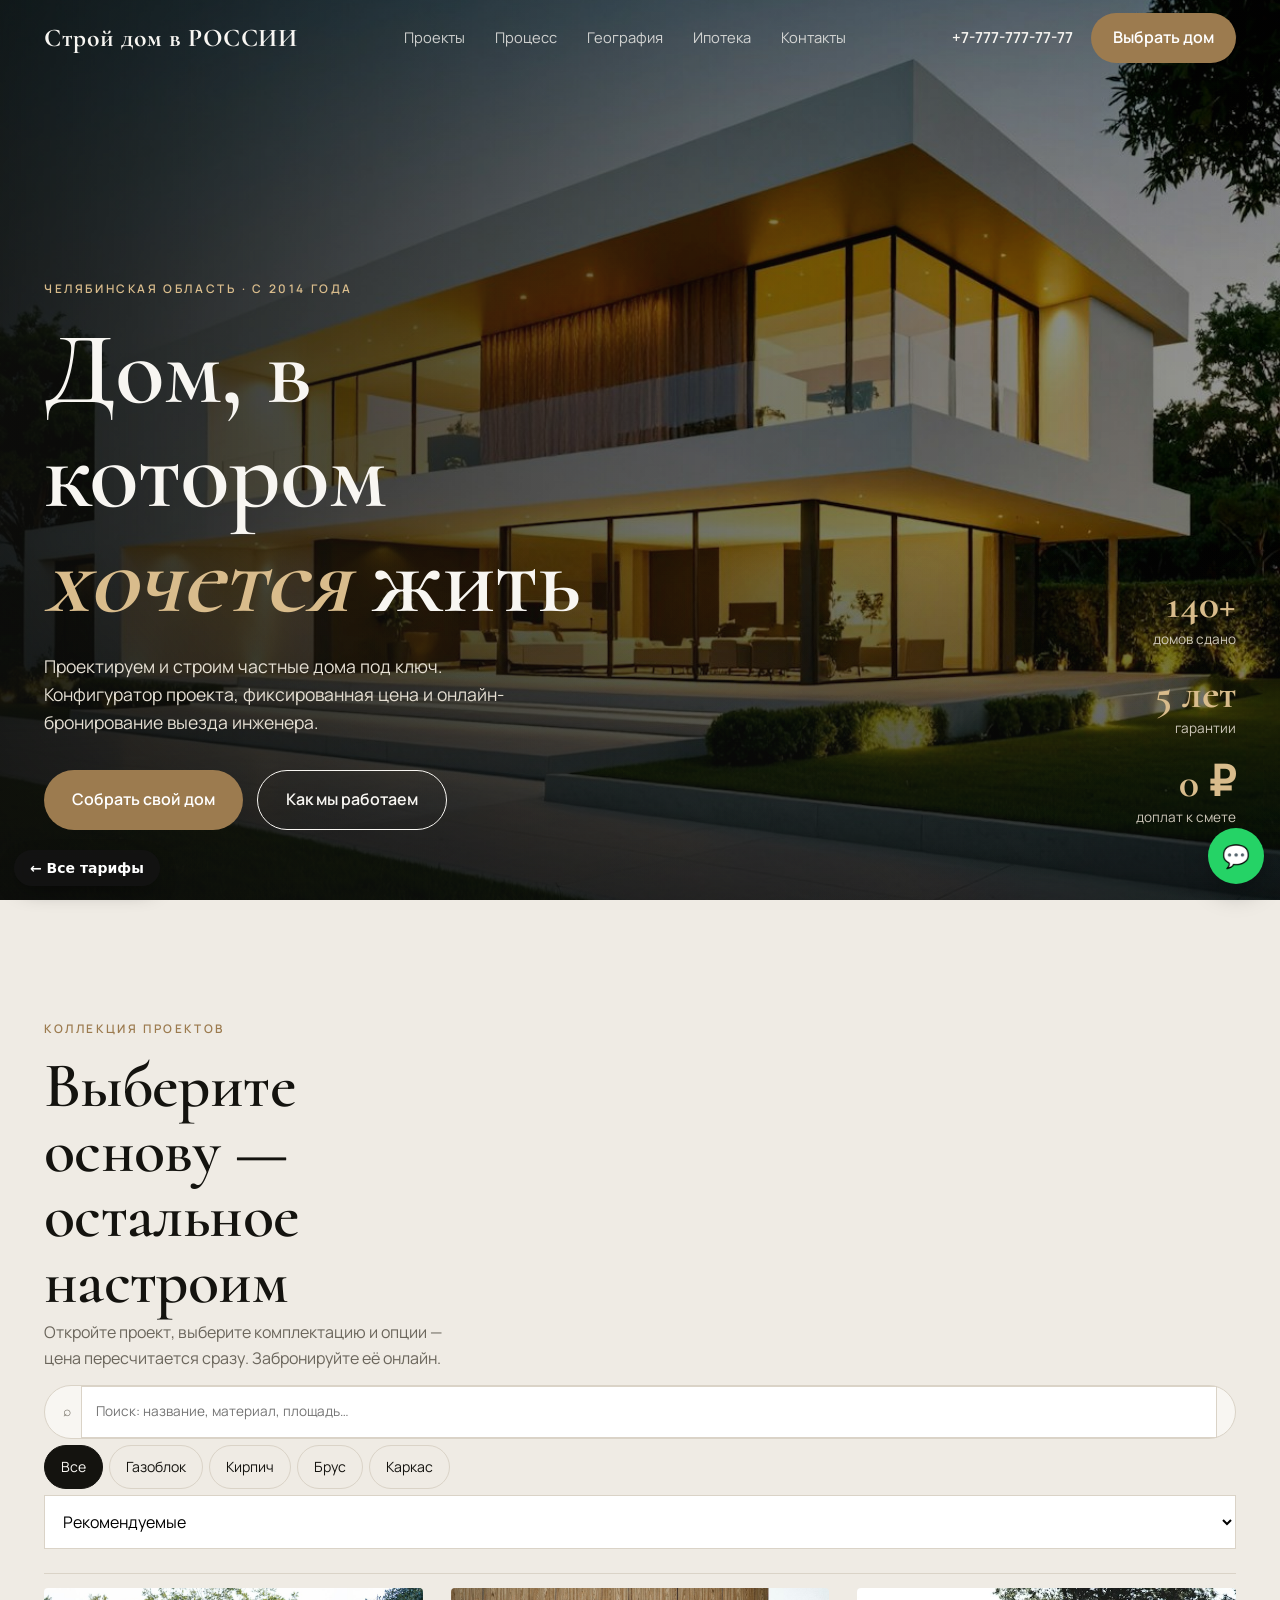
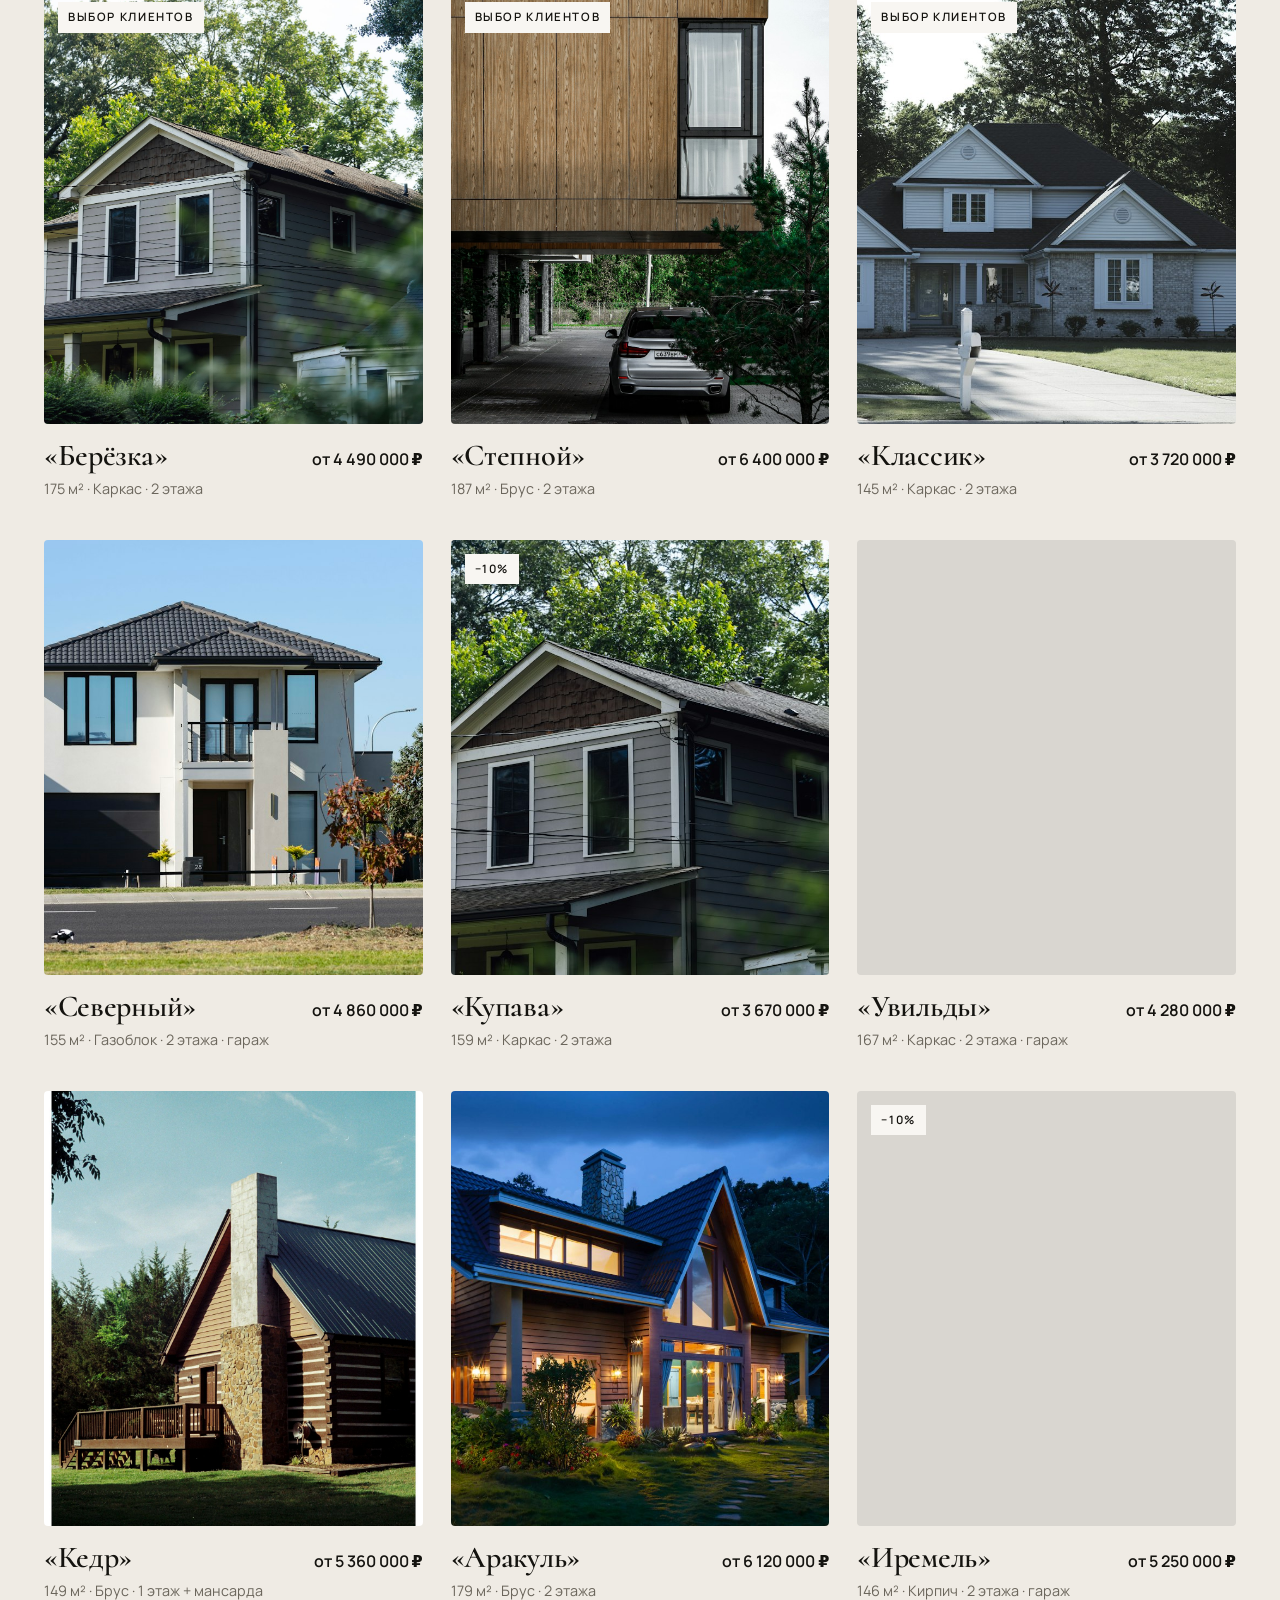
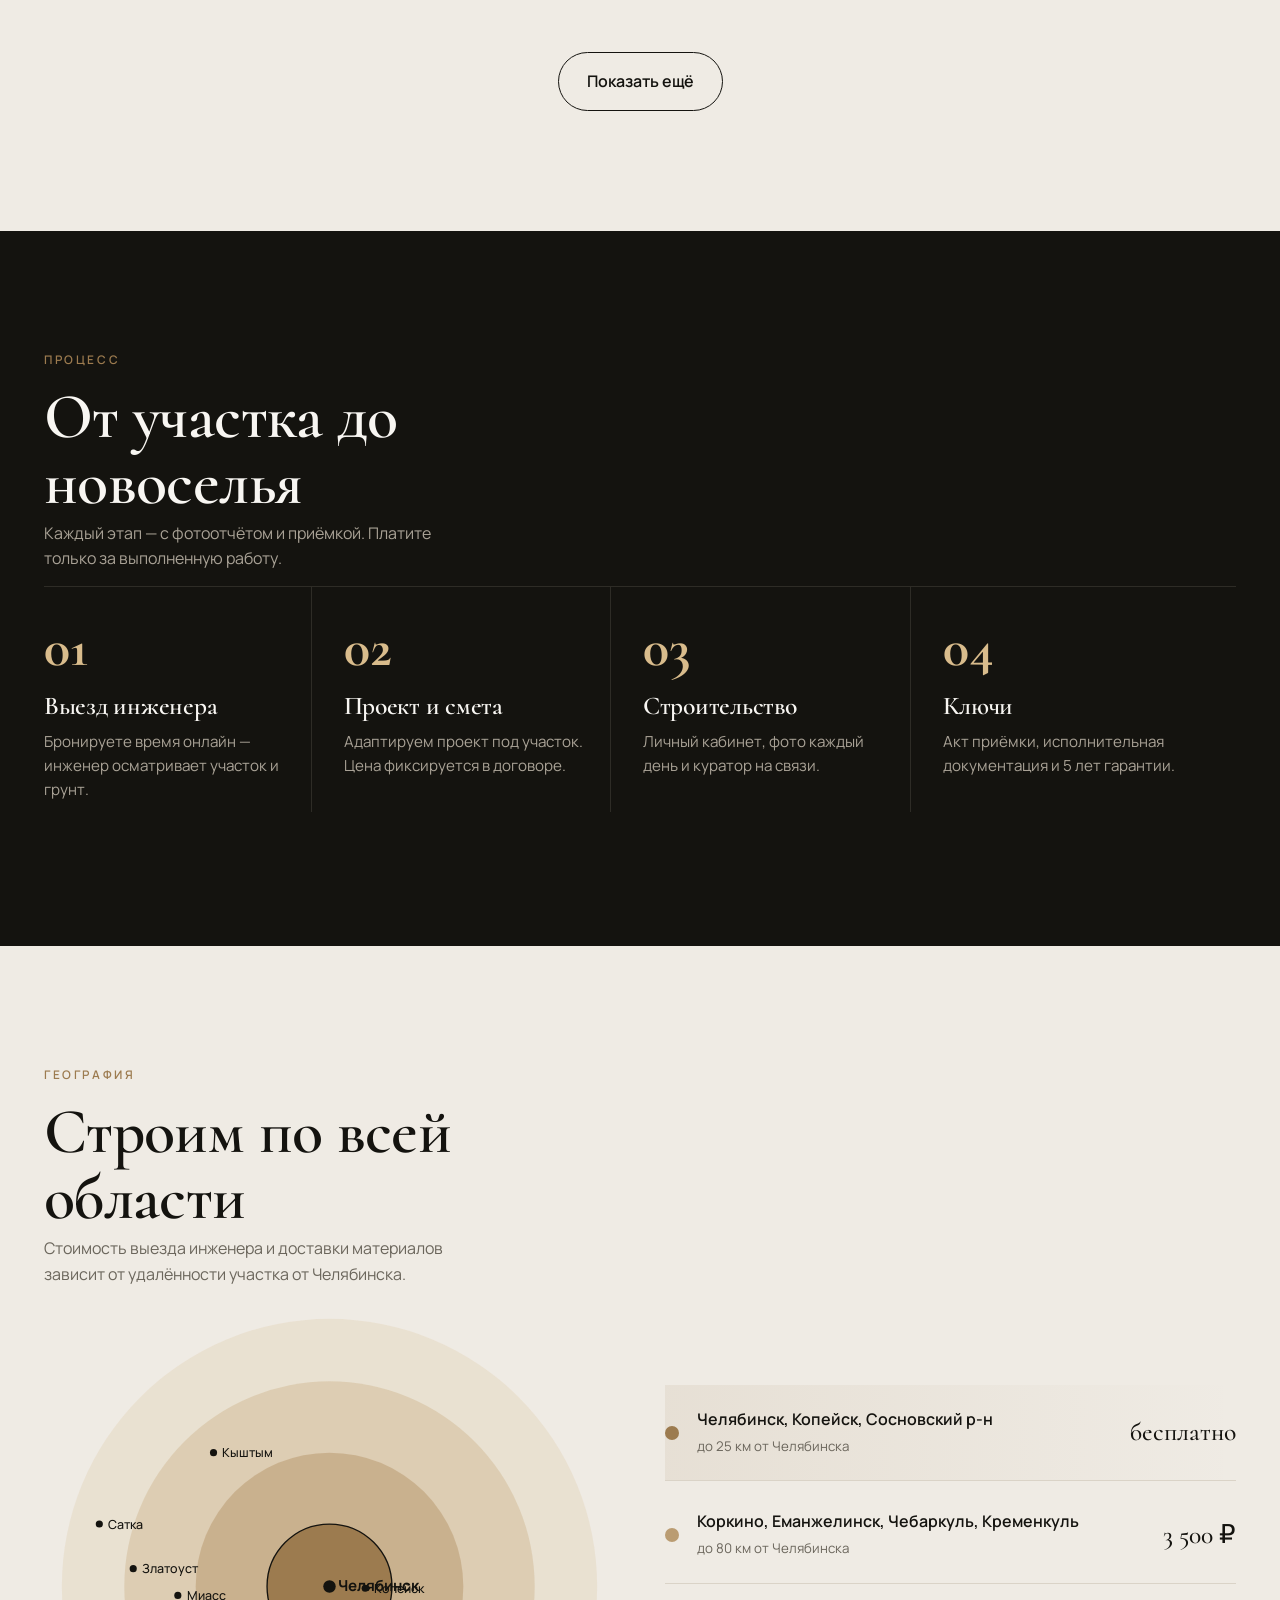
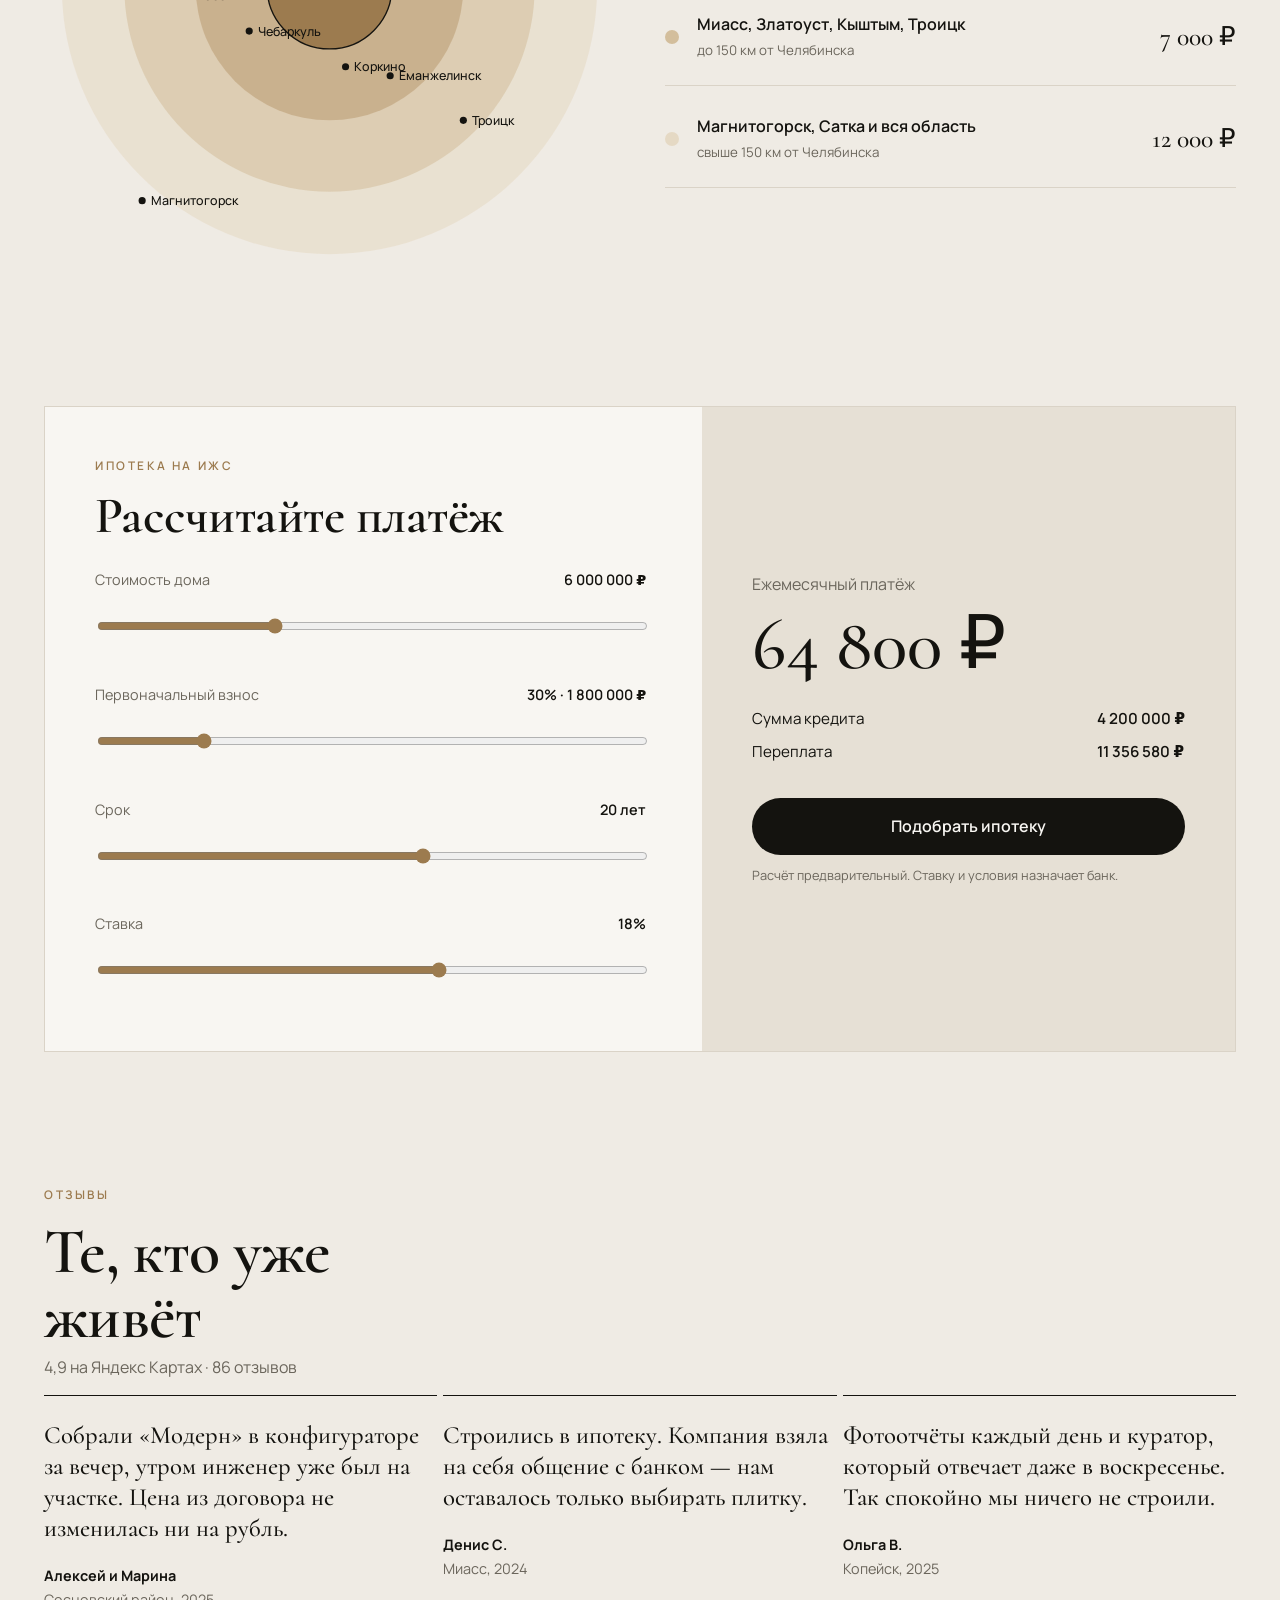
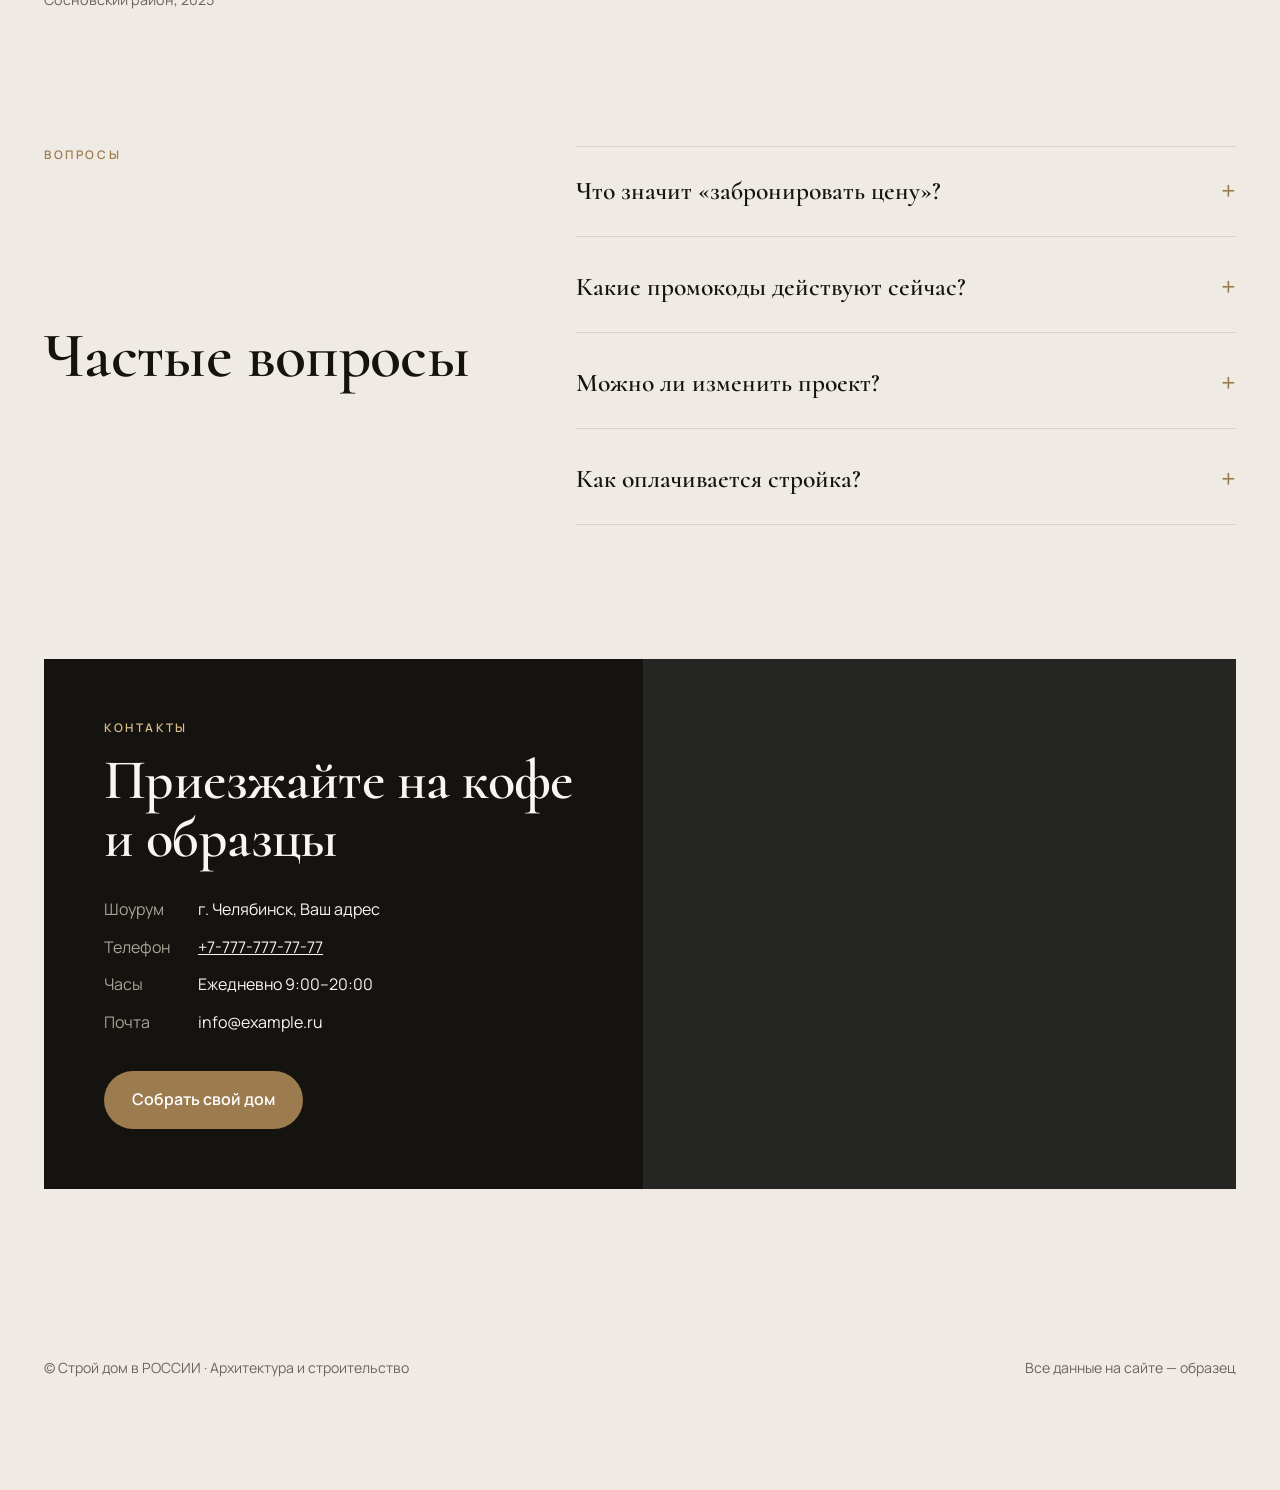
<file: 4-premium/index.html>
<!DOCTYPE html>
<html lang="ru">
<head>
<meta charset="UTF-8">
<meta name="viewport" content="width=device-width, initial-scale=1">
<meta name="robots" content="noindex, nofollow">
<title>Строй дом в РОССИИ — архитектура и строительство частных домов</title>
<meta name="description" content="Частные дома под ключ в Челябинской области. Конфигуратор проекта, онлайн-бронирование цены, выезд инженера в удобное время.">
<link href="fonts/fonts.css" rel="stylesheet">
<style>
:root{--bg:#EFEBE4;--paper:#F8F6F2;--ink:#14130F;--mute:#6B665C;--acc:#9C7B4F;--acc-d:#7E6139;--line:#DAD3C7;--dark:#14130F}
*{box-sizing:border-box}
html{scroll-behavior:smooth}
body{margin:0;background:var(--bg);color:var(--ink);font:16px/1.6 Manrope,system-ui,sans-serif}
body.lock{overflow:hidden}
a{color:inherit}button{font:inherit;cursor:pointer;color:inherit}
h1,h2,h3{font-family:Cormorant,Georgia,serif;font-weight:600;line-height:1.02;margin:0;letter-spacing:-.01em}
.wr{max-width:1240px;margin:0 auto;padding:0 24px}
.cap{font-size:.74rem;letter-spacing:.22em;text-transform:uppercase;font-weight:600;color:var(--acc)}
.btn{display:inline-flex;align-items:center;justify-content:center;gap:10px;padding:16px 28px;border-radius:999px;border:0;background:var(--ink);color:var(--paper);font-weight:600;text-decoration:none;transition:background .25s,transform .25s}
.btn:hover{background:var(--acc-d)}
.btn.acc{background:var(--acc);color:#fff}.btn.acc:hover{background:var(--acc-d)}
.btn.line{background:transparent;color:inherit;border:1px solid currentColor}
.btn.line:hover{background:var(--ink);color:var(--paper)}
.btn:disabled{opacity:.4;cursor:not-allowed}
/* шапка */
.hd{position:fixed;top:0;left:0;right:0;z-index:40;transition:background .3s,color .3s;color:var(--paper)}
.hd.sc{background:rgba(239,235,228,.92);backdrop-filter:blur(10px);-webkit-backdrop-filter:blur(10px);color:var(--ink);border-bottom:1px solid var(--line)}
.hd .wr{display:flex;align-items:center;justify-content:space-between;height:76px;gap:24px}
.logo{font-family:Cormorant,serif;font-size:1.6rem;font-weight:700;text-decoration:none;letter-spacing:.02em}
.logo sup{font-family:Manrope,sans-serif;font-size:.6rem;letter-spacing:.2em;margin-left:4px;opacity:.7}
.hd nav{display:flex;gap:30px;font-size:.92rem}
.hd nav a{text-decoration:none;opacity:.8}.hd nav a:hover{opacity:1}
.hd .r{display:flex;align-items:center;gap:18px}
.hd .tel{text-decoration:none;font-weight:600;font-size:.95rem}
/* герой */
.hero{position:relative;height:100vh;min-height:620px;max-height:980px;color:var(--paper);overflow:hidden;background:#1E2635}
.hero .bgsvg{position:absolute;inset:0}
.hero .bgsvg svg,
.hero .bgsvg .ph{width:100%;height:100%;display:block;transform:scale(1.08);transform-origin:50% 80%;animation:zoom 14s ease-out forwards}
@keyframes zoom{to{transform:scale(1)}}
.hero:after{content:"";position:absolute;inset:0;background:linear-gradient(90deg,rgba(14,14,12,.82),rgba(14,14,12,.35) 55%,rgba(14,14,12,.1)),linear-gradient(0deg,rgba(14,14,12,.6),transparent 40%)}
.hero .wr{position:relative;z-index:2;height:100%;display:flex;flex-direction:column;justify-content:flex-end;padding-bottom:70px}
.hero h1{font-size:clamp(3rem,8vw,6.6rem);max-width:11ch;margin:18px 0 22px}
.hero h1 em{font-style:italic;color:#D9BC8C}
.hero p{max-width:44ch;font-size:1.1rem;color:#E6E0D4;margin:0 0 34px}
.hero .btns{display:flex;gap:14px;flex-wrap:wrap}
.hero .btn.line{color:var(--paper)}.hero .btn.line:hover{background:var(--paper);color:var(--ink)}
.hero .facts{position:absolute;right:24px;bottom:70px;display:grid;gap:22px;text-align:right}
.hero .facts b{display:block;font-family:Cormorant,serif;font-size:2.6rem;line-height:1;color:#D9BC8C}
.hero .facts span{font-size:.85rem;color:#CFC8BA}
section{padding:120px 0}
.sh{display:flex;justify-content:space-between;align-items:flex-end;gap:30px;margin-bottom:48px;flex-wrap:wrap}
.sh h2{font-size:clamp(2.4rem,5vw,4.2rem);margin-top:14px;max-width:14ch}
.sh p{max-width:40ch;color:var(--mute);margin:0}
/* каталог */
.tools{display:flex;gap:12px;flex-wrap:wrap;align-items:center;margin-bottom:30px;padding-bottom:24px;border-bottom:1px solid var(--line)}
.search{flex:1 1 260px;display:flex;align-items:center;gap:10px;border:1px solid var(--line);border-radius:999px;padding:0 18px;background:var(--paper)}
.search input{border:0;background:transparent;font:inherit;padding:14px 0;width:100%;outline:0}
.search:focus-within{border-color:var(--acc)}
.seg{display:flex;gap:6px;flex-wrap:wrap}
.seg button{border:1px solid var(--line);background:transparent;border-radius:999px;padding:10px 16px;font-size:.88rem;transition:.2s}
.seg button.on{background:var(--ink);color:var(--paper);border-color:var(--ink)}
.tools select{border:1px solid var(--line);border-radius:999px;padding:12px 16px;font:inherit;background:var(--paper)}
.cat{display:grid;grid-template-columns:repeat(3,1fr);gap:40px 28px}
.pj{cursor:pointer;background:none;border:0;padding:0;text-align:left;display:block;width:100%}
.pj .im{aspect-ratio:4/4.6;overflow:hidden;position:relative;border-radius:4px}
.pj .im svg,
.pj .im .ph{width:100%;height:100%;display:block;transition:transform 1s cubic-bezier(.2,.8,.2,1)}
.pj:hover .im svg,
.pj:hover .im .ph{transform:scale(1.05)}
.pj .tg{position:absolute;top:14px;left:14px;background:var(--paper);font-size:.72rem;letter-spacing:.14em;text-transform:uppercase;padding:6px 10px;font-weight:600}
.pj .meta{display:flex;justify-content:space-between;align-items:baseline;gap:12px;margin-top:16px}
.pj h3{font-size:1.9rem}
.pj .pr{font-weight:600;white-space:nowrap}
.pj .sub{color:var(--mute);font-size:.9rem;margin-top:4px}
.empty{grid-column:1/-1;text-align:center;padding:60px;color:var(--mute)}
.more{display:flex;justify-content:center;margin-top:50px}
/* тёмная секция */
.dark{background:var(--dark);color:var(--paper)}
.dark .sh p{color:#A9A296}
.steps{display:grid;grid-template-columns:repeat(4,1fr);border-top:1px solid #2E2C26}
.steps div{padding:34px 26px 10px 0;border-right:1px solid #2E2C26;margin-right:26px}
.steps div:last-child{border:0;margin:0}
.steps b{font-family:Cormorant,serif;font-size:3.4rem;color:#D9BC8C;line-height:1;display:block}
.steps h3{font-size:1.6rem;margin:18px 0 10px}
.steps p{color:#A9A296;margin:0;font-size:.95rem}
/* зоны */
.zones{display:grid;grid-template-columns:1fr 1fr;gap:50px;align-items:center}
.zmap{aspect-ratio:1;position:relative}
.zmap svg,
.zmap .ph{width:100%;height:100%;display:block}
.zmap circle.z{transition:opacity .3s;cursor:pointer}
.zlist{display:grid;gap:0}
.zi{display:grid;grid-template-columns:auto 1fr auto;gap:18px;align-items:center;padding:22px 0;border-bottom:1px solid var(--line);cursor:pointer;background:none;border-left:0;border-right:0;border-top:0;text-align:left;width:100%}
.zi i{width:14px;height:14px;border-radius:50%;display:block}
.zi b{display:block;font-weight:600}
.zi small{color:var(--mute)}
.zi em{font-style:normal;font-family:Cormorant,serif;font-size:1.6rem;white-space:nowrap}
.zi.on{background:linear-gradient(90deg,rgba(156,123,79,.1),transparent)}
/* ипотека */
.mort{display:grid;grid-template-columns:1.1fr .9fr;gap:0;background:var(--paper);border:1px solid var(--line)}
.mort .l{padding:50px}
.mort .rr{padding:50px;background:#E6E0D5;display:flex;flex-direction:column;justify-content:center;gap:10px}
.fld{margin-top:26px}
.fld .lb{display:flex;justify-content:space-between;font-size:.9rem;color:var(--mute);margin-bottom:10px}
.fld .lb b{color:var(--ink);font-weight:600}
input[type=range]{width:100%;accent-color:var(--acc)}
.mort .big{font-family:Cormorant,serif;font-size:clamp(3rem,6vw,4.6rem);line-height:1}
.mort .rr p{margin:0;color:var(--mute)}
.mort .rr dl{display:grid;grid-template-columns:1fr auto;gap:8px;margin:16px 0 24px;font-size:.95rem}.mort .rr dd{margin:0;font-weight:600}
/* отзывы */
.rv{display:grid;grid-template-columns:repeat(3,1fr);gap:28px}
.rv blockquote{margin:0;padding-top:24px;border-top:1px solid var(--ink)}
.rv blockquote p{font-family:Cormorant,serif;font-size:1.55rem;line-height:1.25;margin:0 0 20px}
.rv cite{font-style:normal;font-size:.9rem;color:var(--mute)}
.rv cite b{color:var(--ink);display:block}
/* faq */
.faq{display:grid;grid-template-columns:1fr 1.4fr;gap:60px}
.faq details{border-bottom:1px solid var(--line);padding:24px 0}
.faq details:first-child{border-top:1px solid var(--line)}
.faq summary{list-style:none;cursor:pointer;display:flex;justify-content:space-between;gap:20px;font-family:Cormorant,serif;font-size:1.6rem;font-weight:600}
.faq summary::-webkit-details-marker{display:none}
.faq summary:after{content:"+";font-family:Manrope;font-weight:300;font-size:1.6rem;transition:transform .3s;color:var(--acc)}
.faq details[open] summary:after{transform:rotate(45deg)}
.faq details p{color:var(--mute);margin:12px 0 0;max-width:60ch}
/* контакты */
.ct{display:grid;grid-template-columns:1fr 1fr;gap:0;background:var(--dark);color:var(--paper)}
.ct .l{padding:60px}
.ct .l h2{font-size:clamp(2.4rem,4.4vw,3.8rem);margin:14px 0 30px}
.ct dl{display:grid;grid-template-columns:auto 1fr;gap:12px 28px;margin:0 0 36px}.ct dt{color:#A9A296}.ct dd{margin:0}
.ct iframe{width:100%;height:100%;min-height:420px;border:0;filter:grayscale(.8) contrast(1.05);background:#2A2924}
footer.f{padding:34px 0 110px;color:var(--mute);font-size:.88rem}
footer.f .wr{display:flex;justify-content:space-between;flex-wrap:wrap;gap:12px}
/* модалки */
.md{position:fixed;inset:0;z-index:60;display:none;align-items:center;justify-content:center;padding:20px;background:rgba(20,19,15,.6);backdrop-filter:blur(4px)}
.md.show{display:flex;animation:fd .25s}
@keyframes fd{from{opacity:0}}
.box{background:var(--paper);width:min(1080px,100%);max-height:calc(100vh - 40px);overflow:auto;display:grid;grid-template-columns:1fr 1fr;position:relative;animation:rise .35s cubic-bezier(.2,.8,.2,1)}
@keyframes rise{from{transform:translateY(24px)}}
.box .x{position:absolute;top:14px;right:14px;width:44px;height:44px;border-radius:50%;border:0;background:var(--bg);font-size:1.2rem;z-index:2}
.box .vis{background:#ddd;min-height:100%}
.box .vis svg,
.box .vis .ph{width:100%;height:100%;display:block;min-height:320px}
.box .cf{padding:40px 40px 34px}
.box h3{font-size:2.6rem;margin:10px 0 6px}
.specs{display:grid;grid-template-columns:repeat(4,1fr);gap:10px;margin:22px 0;padding:18px 0;border-top:1px solid var(--line);border-bottom:1px solid var(--line)}
.specs b{display:block;font-family:Cormorant,serif;font-size:1.6rem;line-height:1}
.specs small{color:var(--mute);font-size:.78rem}
.opt-h{font-weight:600;margin:20px 0 10px;font-size:.92rem}
.pkg{display:grid;grid-template-columns:repeat(3,1fr);gap:8px}
.pkg label{cursor:pointer}
.pkg input,.ex input{position:absolute;opacity:0;pointer-events:none}
.pkg span{display:block;border:1px solid var(--line);padding:12px;font-size:.85rem;transition:.2s;height:100%}
.pkg span b{display:block;font-size:.95rem}
.pkg input:checked+span{border-color:var(--ink);background:var(--ink);color:var(--paper)}
.pkg input:focus-visible+span,.ex input:focus-visible+span{outline:2px solid var(--acc)}
.ex{display:grid;gap:6px}
.ex label{cursor:pointer}
.ex span{display:flex;justify-content:space-between;gap:12px;align-items:center;border:1px solid var(--line);padding:12px 14px;font-size:.92rem;transition:.2s}
.ex span:before{content:"";width:18px;height:18px;border:1px solid var(--mute);flex:none;margin-right:2px}
.ex span i{font-style:normal;flex:1}
.ex input:checked+span{border-color:var(--acc);background:rgba(156,123,79,.08)}
.ex input:checked+span:before{background:var(--acc);border-color:var(--acc);box-shadow:inset 0 0 0 3px var(--paper)}
.tot{display:flex;justify-content:space-between;align-items:flex-end;gap:16px;margin-top:26px;flex-wrap:wrap}
.tot small{color:var(--mute);display:block}
.tot b{font-family:Cormorant,serif;font-size:2.6rem;line-height:1}
/* оформление */
.ck{grid-template-columns:1fr 360px;width:min(980px,100%)}
.ck .side{background:#E6E0D5;padding:40px 30px;display:flex;flex-direction:column;gap:14px}
.ck .side .th{aspect-ratio:4/3}.ck .side .th svg,.ck .side .th .ph{width:100%;height:100%;display:block}
.ck .side dl{display:grid;grid-template-columns:1fr auto;gap:8px 14px;margin:0;font-size:.92rem}.ck .side dd{margin:0;text-align:right;font-weight:600}
.ck .side .sum{display:flex;justify-content:space-between;align-items:baseline;border-top:1px solid #C9C0B0;padding-top:14px}
.ck .side .sum b{font-family:Cormorant,serif;font-size:2rem}
.stp{display:flex;gap:18px;margin-bottom:26px;font-size:.82rem;color:var(--mute)}
.stp span.on{color:var(--ink);font-weight:600}
.stp span:before{content:attr(data-n);display:inline-grid;place-items:center;width:22px;height:22px;border-radius:50%;border:1px solid currentColor;margin-right:8px;font-size:.75rem}
.stp span.on:before{background:var(--ink);color:var(--paper);border-color:var(--ink)}
.in{display:grid;gap:6px;margin-bottom:14px}
.in label{font-size:.85rem;color:var(--mute)}
.in input,.in select{padding:14px;border:1px solid var(--line);background:#fff;font:inherit;width:100%;border-radius:0}
.in input:focus,.in select:focus{outline:2px solid var(--acc);border-color:transparent}
.two{display:grid;grid-template-columns:1fr 1fr;gap:12px}
.slots{display:grid;grid-template-columns:repeat(4,1fr);gap:6px}
.slots button{border:1px solid var(--line);background:#fff;padding:10px 4px;font-size:.88rem}
.slots button.on{background:var(--ink);color:var(--paper);border-color:var(--ink)}
.slots button:disabled{opacity:.35;text-decoration:line-through;cursor:not-allowed}
.promo{display:flex;gap:8px}
.promo input{flex:1}
.promo button{border:1px solid var(--ink);background:transparent;padding:0 18px}
.pm{font-size:.85rem;margin-top:6px;min-height:1.2em}
.pay{display:grid;grid-template-columns:1fr 1fr;gap:10px}
.pay label{cursor:pointer}.pay input{position:absolute;opacity:0}
.pay span{display:flex;flex-direction:column;gap:2px;border:1px solid var(--line);padding:16px;background:#fff;transition:.2s}
.pay span b{font-size:1rem}.pay span small{color:var(--mute)}
.pay input:checked+span{border-color:var(--ink);box-shadow:inset 0 0 0 1px var(--ink)}
.note{font-size:.82rem;color:var(--mute);margin-top:14px}
.qr{display:grid;grid-template-columns:150px 1fr;gap:20px;align-items:center;border:1px solid var(--line);padding:18px;background:#fff;margin-top:14px}
.qr svg,
.qr .ph{width:150px;height:150px;display:block}
.okv{text-align:center;padding:30px 0}
.okv .c{width:74px;height:74px;border-radius:50%;background:var(--acc);color:#fff;display:grid;place-items:center;font-size:2rem;margin:0 auto 20px}
.float{position:fixed;right:16px;bottom:16px;z-index:35}
.float a{width:56px;height:56px;border-radius:50%;display:grid;place-items:center;background:#25D366;color:#fff;text-decoration:none;font-size:1.4rem;box-shadow:0 10px 24px rgba(0,0,0,.25)}
.rvl{opacity:0;transform:translateY(40px);transition:opacity 1s,transform 1s cubic-bezier(.2,.8,.2,1)}.rvl.in{opacity:1;transform:none}
@media(prefers-reduced-motion:reduce){.rvl{opacity:1;transform:none}.hero .bgsvg svg,.hero .bgsvg .ph{animation:none;transform:none}}
@media(max-width:1000px){.hd nav{display:none}.cat{grid-template-columns:1fr 1fr}.steps{grid-template-columns:1fr 1fr}.steps div{border:0;margin:0}.rv{grid-template-columns:1fr}.faq{grid-template-columns:1fr;gap:20px}.hero .facts{display:none}}
@media(max-width:760px){section{padding:80px 0}.cat{grid-template-columns:1fr}.zones,.mort,.ct,.box,.ck{grid-template-columns:1fr}.mort .l,.mort .rr,.ct .l{padding:30px 22px}.box .cf{padding:30px 22px}.box .vis svg,.box .vis .ph{min-height:220px;max-height:260px}.ck .side{order:-1;padding:24px 22px}.ck .side .th{display:none}.hd .tel{display:none}.specs{grid-template-columns:1fr 1fr}.pkg{grid-template-columns:1fr}.md{padding:0}.box{max-height:100vh;height:100%}.slots{grid-template-columns:repeat(3,1fr)}.two{grid-template-columns:1fr}.qr{grid-template-columns:1fr;justify-items:center;text-align:center}.hero .btn{width:100%}}
.hd .logo{white-space:nowrap}.hd .r .btn{white-space:nowrap}@media(max-width:480px){.hd .logo{font-size:1.25rem}.hd .r .btn{padding:10px 16px!important;font-size:.85rem}.hd .wr{gap:12px}}
</style>
</head>
<body><a href="../index.html" class="tarify-back" aria-label="Вернуться ко всем тарифам" style="position:fixed;left:14px;bottom:calc(14px + env(safe-area-inset-bottom,0px));z-index:2147483000;display:inline-flex;align-items:center;gap:6px;padding:11px 16px;border-radius:999px;background:rgba(20,20,20,.82);color:#fff;font:600 14px/1 system-ui,-apple-system,'Segoe UI',Roboto,sans-serif;text-decoration:none;box-shadow:0 8px 22px -6px rgba(0,0,0,.45);-webkit-backdrop-filter:blur(6px);backdrop-filter:blur(6px)">← Все тарифы</a><script data-fp>(function(){try{var k="fp:"+location.pathname.split("/")[1],q=/[?&]from=portfolio(&|$)/.test(location.search);if(q)sessionStorage.setItem(k,"1");if(q||sessionStorage.getItem(k)){var b=document.querySelector(".tarify-back");if(b)b.style.display="none"}}catch(e){}})();</script>
<header class="hd" id="hd"><div class="wr">
  <a class="logo" href="#">Строй дом в РОССИИ</a>
  <nav><a href="#projects">Проекты</a><a href="#process">Процесс</a><a href="#zones">География</a><a href="#mortgage">Ипотека</a><a href="#contacts">Контакты</a></nav>
  <div class="r"><a class="tel" href="tel:+77777777777">+7-777-777-77-77</a><a class="btn acc" href="#projects" style="padding:12px 22px">Выбрать дом</a></div>
</div></header>

<section class="hero" style="padding:0">
  <div class="bgsvg" data-photo="1748063578185-3d68121b11ff" data-w="2000" data-alt="Современный дом вечером" data-house='{"floors":2,"roof":"flat","wall":"#EDEDEA","roofc":"#22252A","trim":"#22252A","sky":"night","garage":true,"terrace":true,"w":230}'></div>
  <div class="wr">
    <span class="cap" style="color:#D9BC8C">Челябинская область · с 2014 года</span>
    <h1>Дом, в котором <em>хочется</em> жить</h1>
    <p>Проектируем и строим частные дома под ключ. Конфигуратор проекта, фиксированная цена и онлайн-бронирование выезда инженера.</p>
    <div class="btns"><a class="btn acc" href="#projects">Собрать свой дом</a><a class="btn line" href="#process">Как мы работаем</a></div>
    <div class="facts"><div><b>140+</b><span>домов сдано</span></div><div><b>5 лет</b><span>гарантии</span></div><div><b>0 ₽</b><span>доплат к смете</span></div></div>
  </div>
</section>

<section id="projects"><div class="wr">
  <div class="sh rvl"><div><div class="cap">Коллекция проектов</div><h2>Выберите основу — остальное настроим</h2></div><p>Откройте проект, выберите комплектацию и опции — цена пересчитается сразу. Забронируйте её онлайн.</p></div>
  <div class="tools rvl">
    <label class="search"><span aria-hidden="true">⌕</span><input id="q" type="search" placeholder="Поиск: название, материал, площадь…" aria-label="Поиск проекта"></label>
    <div class="seg" id="mat"><button class="on" data-m="">Все</button><button data-m="Газоблок">Газоблок</button><button data-m="Кирпич">Кирпич</button><button data-m="Брус">Брус</button><button data-m="Каркас">Каркас</button></div>
    <select id="sort" aria-label="Сортировка"><option value="pop">Рекомендуемые</option><option value="pa">Цена ↑</option><option value="pd">Цена ↓</option><option value="aa">Площадь ↑</option><option value="ad">Площадь ↓</option></select>
  </div>
  <div class="cat" id="cat"></div>
  <div class="more"><button class="btn line" id="more" type="button">Показать ещё</button></div>
</div></section>

<section class="dark" id="process"><div class="wr">
  <div class="sh rvl"><div><div class="cap">Процесс</div><h2>От участка до новоселья</h2></div><p>Каждый этап — с фотоотчётом и приёмкой. Платите только за выполненную работу.</p></div>
  <div class="steps rvl">
    <div><b>01</b><h3>Выезд инженера</h3><p>Бронируете время онлайн — инженер осматривает участок и грунт.</p></div>
    <div><b>02</b><h3>Проект и смета</h3><p>Адаптируем проект под участок. Цена фиксируется в договоре.</p></div>
    <div><b>03</b><h3>Строительство</h3><p>Личный кабинет, фото каждый день и куратор на связи.</p></div>
    <div><b>04</b><h3>Ключи</h3><p>Акт приёмки, исполнительная документация и 5 лет гарантии.</p></div>
  </div>
</div></section>

<section id="zones"><div class="wr">
  <div class="sh rvl"><div><div class="cap">География</div><h2>Строим по всей области</h2></div><p>Стоимость выезда инженера и доставки материалов зависит от удалённости участка от Челябинска.</p></div>
  <div class="zones">
    <div class="zmap rvl" id="zmap"></div>
    <div class="zlist rvl" id="zlist"></div>
  </div>
</div></section>

<section id="mortgage" style="padding-top:0"><div class="wr">
  <div class="mort rvl">
    <div class="l">
      <div class="cap">Ипотека на ИЖС</div>
      <h2 style="font-size:clamp(2.2rem,4vw,3.4rem);margin-top:14px">Рассчитайте платёж</h2>
      <div class="fld"><div class="lb">Стоимость дома <b id="mPv"></b></div><input type="range" id="mP" min="2000000" max="15000000" step="100000" value="6000000"></div>
      <div class="fld"><div class="lb">Первоначальный взнос <b id="mFv"></b></div><input type="range" id="mF" min="20" max="80" step="5" value="30"></div>
      <div class="fld"><div class="lb">Срок <b id="mTv"></b></div><input type="range" id="mT" min="5" max="30" step="1" value="20"></div>
      <div class="fld"><div class="lb">Ставка <b id="mRv"></b></div><input type="range" id="mR" min="6" max="25" step="0.5" value="18"></div>
    </div>
    <div class="rr">
      <p>Ежемесячный платёж</p>
      <div class="big" id="mPay">—</div>
      <dl><dt>Сумма кредита</dt><dd id="mSum"></dd><dt>Переплата</dt><dd id="mOver"></dd></dl>
      <a class="btn" href="https://wa.me/77777777777?text=%D0%97%D0%B4%D1%80%D0%B0%D0%B2%D1%81%D1%82%D0%B2%D1%83%D0%B9%D1%82%D0%B5!%20%D0%9F%D0%BE%D0%BC%D0%BE%D0%B3%D0%B8%D1%82%D0%B5%20%D1%81%20%D0%B8%D0%BF%D0%BE%D1%82%D0%B5%D0%BA%D0%BE%D0%B9" target="_blank" rel="noopener">Подобрать ипотеку</a>
      <p style="font-size:.8rem">Расчёт предварительный. Ставку и условия назначает банк.</p>
    </div>
  </div>
</div></section>

<section style="padding-top:0"><div class="wr">
  <div class="sh rvl"><div><div class="cap">Отзывы</div><h2>Те, кто уже живёт</h2></div><p>4,9 на Яндекс Картах · 86 отзывов</p></div>
  <div class="rv rvl">
    <blockquote><p>Собрали «Модерн» в конфигураторе за вечер, утром инженер уже был на участке. Цена из договора не изменилась ни на рубль.</p><cite><b>Алексей и Марина</b>Сосновский район, 2025</cite></blockquote>
    <blockquote><p>Строились в ипотеку. Компания взяла на себя общение с банком — нам оставалось только выбирать плитку.</p><cite><b>Денис С.</b>Миасс, 2024</cite></blockquote>
    <blockquote><p>Фотоотчёты каждый день и куратор, который отвечает даже в воскресенье. Так спокойно мы ничего не строили.</p><cite><b>Ольга В.</b>Копейск, 2025</cite></blockquote>
  </div>
</div></section>

<section style="padding-top:0"><div class="wr">
  <div class="faq">
    <div class="rvl"><div class="cap">Вопросы</div><h2 style="font-size:clamp(2.4rem,5vw,4rem);margin-top:14px">Частые вопросы</h2></div>
    <div class="rvl">
      <details><summary>Что значит «забронировать цену»?</summary><p>Вы вносите 10 000 ₽ онлайн — мы фиксируем цену выбранной конфигурации на 30 дней и бесплатно выезжаем на участок. Сумма засчитывается в договор или возвращается, если вы передумаете.</p></details>
      <details><summary>Какие промокоды действуют сейчас?</summary><p>Подпишитесь на наше сообщество — там регулярно публикуем промокоды. Для примера на сайте работают коды ОКТЯБРЬ и ДОМ74.</p></details>
      <details><summary>Можно ли изменить проект?</summary><p>Да. Любой проект адаптируем под участок: меняем планировку, размеры, материал фасада и кровли.</p></details>
      <details><summary>Как оплачивается стройка?</summary><p>Поэтапно по договору: фундамент, коробка, кровля, инженерия, отделка. Каждый этап — после вашей приёмки.</p></details>
    </div>
  </div>
</div></section>

<section id="contacts" style="padding-top:0"><div class="wr">
  <div class="ct rvl">
    <div class="l">
      <div class="cap" style="color:#D9BC8C">Контакты</div>
      <h2>Приезжайте на кофе и образцы</h2>
      <dl><dt>Шоурум</dt><dd>г. Челябинск, Ваш адрес</dd><dt>Телефон</dt><dd><a href="tel:+77777777777">+7-777-777-77-77</a></dd><dt>Часы</dt><dd>Ежедневно 9:00–20:00</dd><dt>Почта</dt><dd>info@example.ru</dd></dl>
      <a class="btn acc" href="#projects">Собрать свой дом</a>
    </div>
    <iframe title="Карта: Челябинск" src="https://yandex.ru/map-widget/v1/?ll=61.402554%2C55.159897&z=11" loading="lazy"></iframe>
  </div>
</div></section>
<footer class="f"><div class="wr"><span>© Строй дом в РОССИИ · Архитектура и строительство</span><span>Все данные на сайте — образец</span></div></footer>
<div class="float"><a href="https://wa.me/77777777777" aria-label="WhatsApp" target="_blank" rel="noopener">💬</a></div>

<!-- конфигуратор -->
<div class="md" id="mCfg" role="dialog" aria-modal="true" aria-label="Конфигуратор проекта"><div class="box">
  <button class="x" data-close aria-label="Закрыть">✕</button>
  <div class="vis" id="cVis"></div>
  <div class="cf">
    <div class="cap" id="cMat"></div>
    <h3 id="cName"></h3>
    <div class="specs" id="cSpecs"></div>
    <div class="opt-h">Комплектация</div>
    <div class="pkg" id="cPkg"></div>
    <div class="opt-h">Дополнительно</div>
    <div class="ex" id="cEx"></div>
    <div class="tot"><div><small>Стоимость конфигурации</small><b id="cTot"></b></div><button class="btn acc" id="toCk" type="button">Забронировать цену</button></div>
  </div>
</div></div>

<!-- оформление -->
<div class="md" id="mCk" role="dialog" aria-modal="true" aria-label="Бронирование"><div class="box ck">
  <button class="x" data-close aria-label="Закрыть">✕</button>
  <div class="cf" id="ckBody"></div>
  <aside class="side" id="ckSide"></aside>
</div></div>

<script>/* Генератор иллюстраций домов (SVG) — заменяются на фото клиента */
function houseSVG(o){
  o=Object.assign({floors:1,attic:false,roof:'gable',wall:'#E9DCC8',roofc:'#5B3B32',trim:'#FFFFFF',garage:false,w:200,sky:'day',terrace:false,stage:'done',crane:false},o||{});
  var W=400,H=300,G=246,cx=o.garage?185:200,fh=62,fl=o.floors,bh=fh*fl+8,bw=o.w,x0=cx-bw/2,top=G-bh;
  var sky={day:['#CFE3F2','#F4F8FB'],dusk:['#F6C9A0','#FBEADB'],night:['#26344A','#46597A'],grey:['#D9DEE3','#F1F3F5']}[o.sky]||['#CFE3F2','#F4F8FB'];
  var id='g'+Math.random().toString(36).slice(2,8);
  var s='<svg viewBox="0 0 '+W+' '+H+'" xmlns="http://www.w3.org/2000/svg" preserveAspectRatio="xMidYMid slice" role="img">';
  s+='<defs><linearGradient id="'+id+'" x1="0" y1="0" x2="0" y2="1"><stop offset="0" stop-color="'+sky[0]+'"/><stop offset="1" stop-color="'+sky[1]+'"/></linearGradient></defs>';
  s+='<rect width="'+W+'" height="'+H+'" fill="url(#'+id+')"/>';
  if(o.sky==='night')s+='<circle cx="330" cy="50" r="16" fill="#F5EBC9"/>';else s+='<circle cx="335" cy="55" r="22" fill="#fff" opacity=".7"/>';
  s+='<path d="M0 '+(G-30)+' Q80 '+(G-60)+' 160 '+(G-34)+' T400 '+(G-40)+' V'+H+' H0Z" fill="#B9CDB5" opacity=".55"/>';
  s+='<rect y="'+G+'" width="'+W+'" height="'+(H-G)+'" fill="#9DB78F"/>';
  s+='<rect y="'+G+'" width="'+W+'" height="5" fill="#86A178"/>';
  // деревья
  [[34,0.9],[372,1.1],[60,0.7]].forEach(function(t){var k=t[1];s+='<rect x="'+(t[0]-2)+'" y="'+(G-34*k)+'" width="4" height="'+34*k+'" fill="#6B5444"/><circle cx="'+t[0]+'" cy="'+(G-44*k)+'" r="'+20*k+'" fill="#6E9A62"/><circle cx="'+(t[0]+9*k)+'" cy="'+(G-36*k)+'" r="'+13*k+'" fill="#5E8A54"/>';});
  if(o.crane){s+='<g stroke="#E3A02B" stroke-width="3" fill="none"><path d="M318 '+G+' V40 M318 52 H140 M318 52 H362 M318 40 L250 52 M318 40 L362 52"/></g><rect x="352" y="52" width="14" height="14" fill="#555"/><path d="M190 52 V'+(top-20)+'" stroke="#444" stroke-width="1.5"/><rect x="180" y="'+(top-20)+'" width="20" height="8" fill="#7C8A96"/>';}
  // фундамент
  s+='<rect x="'+(x0-6)+'" y="'+(G-10)+'" width="'+(bw+12+(o.garage?80:0))+'" height="12" fill="#8E9196"/>';
  if(o.stage==='foundation'){s+='<g stroke="#5C6066" stroke-width="2">';for(var r=x0;r<x0+bw;r+=14)s+='<line x1="'+r+'" y1="'+(G-10)+'" x2="'+r+'" y2="'+(G-26)+'"/>';s+='</g></svg>';return s;}
  // гараж
  if(o.garage){var gx=x0+bw-2,gw=82,gh=fh+4;s+='<rect x="'+gx+'" y="'+(G-10-gh)+'" width="'+gw+'" height="'+gh+'" fill="'+o.wall+'" stroke="rgba(0,0,0,.12)"/><rect x="'+(gx-4)+'" y="'+(G-16-gh)+'" width="'+(gw+10)+'" height="8" fill="'+o.roofc+'"/>';s+='<rect x="'+(gx+12)+'" y="'+(G-10-gh+22)+'" width="'+(gw-24)+'" height="'+(gh-22)+'" fill="#D5D8DC"/>';for(var gl=0;gl<5;gl++)s+='<line x1="'+(gx+12)+'" x2="'+(gx+gw-12)+'" y1="'+(G-10-gh+30+gl*8)+'" y2="'+(G-10-gh+30+gl*8)+'" stroke="#B4B9BF"/>';}
  // стены
  s+='<rect x="'+x0+'" y="'+top+'" width="'+bw+'" height="'+(bh-10)+'" fill="'+o.wall+'"/>';
  if(o.wall==='#B5553E'||o.wall==='#A44A36'){s+='<g stroke="rgba(0,0,0,.08)">';for(var by=top+6;by<G-10;by+=6)s+='<line x1="'+x0+'" x2="'+(x0+bw)+'" y1="'+by+'" y2="'+by+'"/>';s+='</g>';}
  if(o.wall==='#C79A64'||o.wall==='#B98A57'){s+='<g stroke="rgba(80,50,20,.18)">';for(var ly=top+8;ly<G-10;ly+=8)s+='<line x1="'+x0+'" x2="'+(x0+bw)+'" y1="'+ly+'" y2="'+ly+'"/>';s+='</g>';}
  if(fl>1)s+='<rect x="'+x0+'" y="'+(top+fh+2)+'" width="'+bw+'" height="5" fill="'+o.trim+'" opacity=".8"/>';
  // окна
  var n=Math.max(2,Math.round(bw/58));
  for(var f=0;f<fl;f++){var wy=top+12+f*(fh+4);for(var i=0;i<n;i++){var wx=x0+(bw/(n))*i+(bw/n)/2-12;if(f===fl-1&&i===Math.floor(n/2)&&o.stage==='done'){continue;}
    if(o.stage==='walls'){s+='<rect x="'+wx+'" y="'+wy+'" width="24" height="32" fill="#4B4F55"/>';continue;}
    s+='<rect x="'+(wx-2)+'" y="'+(wy-2)+'" width="28" height="36" fill="'+o.trim+'"/><rect x="'+wx+'" y="'+wy+'" width="24" height="32" fill="'+(o.sky==='night'?'#F7D98A':'#8DB2CC')+'"/><path d="M'+(wx+12)+' '+wy+' V'+(wy+32)+' M'+wx+' '+(wy+14)+' H'+(wx+24)+'" stroke="'+o.trim+'" stroke-width="2"/>';}}
  if(o.stage==='done'){var dx=x0+(bw/n)*Math.floor(n/2)+(bw/n)/2-13;s+='<rect x="'+dx+'" y="'+(G-10-46)+'" width="26" height="46" fill="#5A4436"/><circle cx="'+(dx+20)+'" cy="'+(G-34)+'" r="1.8" fill="#E8C77A"/><rect x="'+(dx-8)+'" y="'+(G-12)+'" width="42" height="4" fill="#9A9DA2"/>';}
  if(o.terrace){s+='<rect x="'+(x0-46)+'" y="'+(G-16)+'" width="46" height="6" fill="#8B6A4E"/><g stroke="#8B6A4E" stroke-width="2">';for(var tx=x0-44;tx<x0;tx+=8)s+='<line x1="'+tx+'" y1="'+(G-16)+'" x2="'+tx+'" y2="'+(G-34)+'"/>';s+='<line x1="'+(x0-46)+'" x2="'+x0+'" y1="'+(G-34)+'" y2="'+(G-34)+'"/></g>';}
  if(o.stage==='walls'){s+='<g stroke="#C9A35B" stroke-width="2">';for(var sx=x0-10;sx<=x0+bw+10;sx+=34)s+='<line x1="'+sx+'" y1="'+(G-10)+'" x2="'+sx+'" y2="'+(top-14)+'"/>';for(var sy=G-30;sy>top-14;sy-=30)s+='<line x1="'+(x0-10)+'" x2="'+(x0+bw+10)+'" y1="'+sy+'" y2="'+sy+'"/>';s+='</g></svg>';return s;}
  // крыша
  var ov=14,rh=o.attic?78:56;
  if(o.roof==='gable')s+='<path d="M'+(x0-ov)+' '+top+' L'+cx+' '+(top-rh)+' L'+(x0+bw+ov)+' '+top+'Z" fill="'+o.roofc+'"/><path d="M'+(x0+8)+' '+top+' L'+cx+' '+(top-rh+12)+' L'+(x0+bw-8)+' '+top+'Z" fill="'+o.wall+'" opacity="'+(o.attic?1:0)+'"/>';
  else if(o.roof==='hip')s+='<path d="M'+(x0-ov)+' '+top+' L'+(x0+bw*0.25)+' '+(top-rh*0.8)+' L'+(x0+bw*0.75)+' '+(top-rh*0.8)+' L'+(x0+bw+ov)+' '+top+'Z" fill="'+o.roofc+'"/>';
  else s+='<rect x="'+(x0-6)+'" y="'+(top-12)+'" width="'+(bw+12)+'" height="14" fill="'+o.roofc+'"/>';
  if(o.attic&&o.roof==='gable'){var ay=top-rh+38;s+='<rect x="'+(cx-14)+'" y="'+ay+'" width="28" height="30" fill="'+o.trim+'"/><rect x="'+(cx-12)+'" y="'+(ay+2)+'" width="24" height="26" fill="'+(o.sky==='night'?'#F7D98A':'#8DB2CC')+'"/>';}
  if(o.roof!=='flat')s+='<rect x="'+(x0+bw*0.7)+'" y="'+(top-rh*0.75)+'" width="14" height="'+rh*0.45+'" fill="#7E6A5E"/>';
  s+='</svg>';return s;
}

/* Реальные фото (Unsplash, бесплатная лицензия). Если фото не загрузилось — показываем иллюстрацию */
var HSREG=[];
function photoURL(id,w){return 'img/'+id+'.jpg'}
function pic(id,house,alt,w){var k=HSREG.push(house||{})-1;return '<img class="ph" src="'+photoURL(id,w)+'" alt="'+(alt||'').replace(/"/g,'&quot;')+'" loading="lazy" decoding="async" onerror="phFail(this,'+k+')">'}
function phFail(im,k){var d=document.createElement('div');d.className='ph';d.innerHTML=houseSVG(HSREG[k]);im.replaceWith(d)}
function fillMedia(el){var cfg=JSON.parse(el.getAttribute('data-house')||'{}');el.insertAdjacentHTML('afterbegin',el.dataset.photo?pic(el.dataset.photo,cfg,el.dataset.alt||el.getAttribute('aria-label')||'',+el.dataset.w||1000):houseSVG(cfg))}
function projMedia(p,w){return p.photo?pic(p.photo,p.house,'Проект дома '+p.name+', '+p.area+' м²',w||700):houseSVG(p.house)}
document.head.insertAdjacentHTML('beforeend','<style>img.ph,div.ph{width:100%;height:100%;object-fit:cover;display:block;background:#d9d6d0}div.ph svg{width:100%;height:100%;display:block}</style>');
/* Каталог проектов (образец) */
var PROJECTS=(function(){
  var names=['Уют','Северный','Тихая гавань','Купава','Таганай','Ильмень','Зюраткуль','Увильды','Сосновый','Кедр','Рассвет','Берёзка','Миасс','Аракуль','Иремель','Тургояк','Уральский','Степной','Зеленый мыс','Шершни','Ветлуга','Озёрный','Лесная поляна','Кыштым','Каштак','Смолино','Полетаево','Еланчик','Баландино','Новоселье','Кремлёвский','Классик','Скандинавия','Минима','Лофт 120','Прованс','Баварец','Шале','Европа','Гармония','Семейный','Терем','Усадьба','Модерн','Престиж','Панорама','Онега','Бриз','Ладога','Простор'];
  var mats=[['Газоблок','#E9DCC8',33000],['Кирпич','#B5553E',42000],['Брус','#C79A64',36000],['Каркас','#D8C7AE',27000]];
  var roofs=['#5B3B32','#3A3F45','#2F4A5C','#6B3A2C','#4A3A30'];
  /* фото проектов: id, материал, этажность (1 / 1.5 / 2), гараж */
  var PH=[
   ['1722491945502-abb7235593f2','Кирпич',2,0],['1777106322601-578dc9213ace','Газоблок',2,1],['1706047924901-28129757dde7','Брус',2,0],['1784932328904-858813ec31c4','Каркас',2,0],
   ['1786550860372-116b871a1697','Газоблок',1,1],['1570793005386-840846445fed','Брус',1,0],['1560170412-0f7df0eb0fb1','Кирпич',2,0],['1781797221329-c3d083ab6d99','Каркас',2,1],
   ['1602657952211-bd6fbe4d2d78','Газоблок',2,0],['1705372334339-b9a3a082776e','Брус',1.5,0],['1722491945538-3bc843767169','Кирпич',2,0],['1784932328897-ba9e9df97a93','Каркас',2,0],
   ['1571168538867-ad36fe110cc4','Газоблок',1,0],['1568605114967-8130f3a36994','Брус',2,0],['1605276373954-0c4a0dac5b12','Кирпич',2,1],['1697299261580-876d107bf090','Каркас',1.5,0],
   ['1628012209120-d9db7abf7eab','Газоблок',2,0],['1605018075968-b014b8d2e487','Брус',2,0],['1605276374104-dee2a0ed3cd6','Кирпич',2,1],['1627141234469-24711efb373c','Каркас',2,0],
   ['1683717455768-4572af43ed3e','Газоблок',1.5,0],['1720876884400-fe4b13f8af72','Брус',1.5,0],['1773429963191-9067803abf88','Кирпич',2,0],['1564703048291-bcf7f001d83d','Каркас',2,0],
   ['1523217582562-09d0def993a6','Газоблок',2,0],['1576442850492-dae97d3e0129','Брус',1.5,0],['1607617293587-e54fd4be8d02','Кирпич',2,0],['1469964062538-06fad433a132','Каркас',1.5,0],
   ['1633354747567-e0682586f082','Газоблок',2,0],['1609319172668-8b4f021f3b7b','Брус',2,0],['1758350764225-33664d263ea5','Кирпич',1.5,0],['1781269986378-a2f366df4d0f','Каркас',2,0],
   ['1580587771525-78b9dba3b914','Газоблок',2,0],['1506429937242-f846f7c03553','Брус',2,0],['1570127828934-c60aa3e1e5af','Кирпич',2,0],['1787094644170-f4ab47dcf849','Каркас',2,0],
   ['1657346088167-b982455bf29a','Газоблок',2,0],['1644776056304-aa4d9243147a','Брус',2,0],['1613977257363-707ba9348227','Газоблок',2,0],['1772313952254-dae19b91854b','Каркас',2,0],
   ['1691425700585-c108acad6467','Газоблок',2,0],['1594540992254-0e2239661647','Брус',2,0],['1588880331179-bc9b93a8cb5e','Кирпич',1.5,0],['1768941124460-6fa7161715ff','Каркас',2,1],
   ['1711114378455-b1f479d94a19','Газоблок',1,0],['1737905430339-92513c46d98e','Брус',2,0],['1633355289074-bec9b27c8ff9','Кирпич',2,0],['1610569244414-5e7453a447a8','Каркас',2,0],
   ['1744311971549-9c529b60b98a','Газоблок',1,0],['1600596542815-ffad4c1539a9','Газоблок',2,0]];
  var MP={'Газоблок':0,'Кирпич':1,'Брус':2,'Каркас':3};
  var out=[];
  for(var i=0;i<names.length;i++){
    var ph=PH[i%PH.length],m=mats[MP[ph[1]]],fl=ph[2],area=Math.round((fl===1?62:fl===2?118:96)+((i*37)%70)),
        fp=area/(fl===2?2:fl===1.5?1.6:1)*1.12,w=Math.max(6,Math.round(Math.sqrt(fp*0.75))),l=Math.round(fp/w);
    var price=Math.round(area*m[2]*(fl===2?0.95:1)/10000)*10000,
        roof=(i%9===4||i%11===7)?'flat':(i%3===1?'hip':'gable'),
        house={floors:fl===2?2:1,attic:fl===1.5,roof:fl===1.5?'gable':roof,wall:m[1],roofc:roof==='flat'?'#33373C':roofs[i%5],garage:!!ph[3],terrace:i%5===2,w:fl===1?Math.min(210,150+area/2):Math.min(230,170+area/6),sky:['day','day','dusk','day','grey'][i%5]};
    if(roof==='flat'&&fl!==1.5){house.trim='#33373C';house.wall=m[0]==='Брус'?'#B98A57':'#EDEDEA';}
    out.push({id:i+1,name:'«'+names[i]+'»',mat:m[0],floors:fl,area:area,size:w+'×'+Math.max(l,6),beds:Math.max(2,Math.round(area/38)),baths:fl===1?1:2,garage:house.garage,price:price,days:Math.round(60+area*0.6),
      hit:[2,5,11,17,23,31].indexOf(i)>=0,sale:[3,8,14,26,40].indexOf(i)>=0?10:0,novelty:i>=44,house:house,photo:i<PH.length?ph[0]:null});
  }
  return out;
})();
function rub(n){return n.toLocaleString('ru-RU').replace(/,/g,' ')+' ₽'}
function flLabel(f){return f===1?'1 этаж':f===2?'2 этажа':'1 этаж + мансарда'}

var $=function(s){return document.querySelector(s)};
document.querySelectorAll('[data-house]').forEach(fillMedia);
// шапка
addEventListener('scroll',function(){$('#hd').classList.toggle('sc',scrollY>60)},{passive:true});
// появление
var io=new IntersectionObserver(function(es){es.forEach(function(e){if(e.isIntersecting){e.target.classList.add('in');io.unobserve(e.target)}})},{threshold:.1});
document.querySelectorAll('.rvl').forEach(function(e){io.observe(e)});
/* запасной вариант: если превью не прокручивается (сайт открыт целиком во фрейме) или нет IntersectionObserver — показываем всё сразу */
(function(){var sel='.rvl';function all(){document.querySelectorAll(sel).forEach(function(e){e.classList.add('in')})}
function chk(){var h=innerHeight||document.documentElement.clientHeight;document.querySelectorAll(sel+':not(.in)').forEach(function(e){var r=e.getBoundingClientRect();if(r.top<h*0.95&&r.bottom>0)e.classList.add('in')})}
if(!('IntersectionObserver' in window))all();
addEventListener('scroll',chk,{passive:true});addEventListener('resize',chk);
setTimeout(function(){if(document.documentElement.scrollHeight<=innerHeight+10)all();chk()},600);
setTimeout(function(){if(scrollY===0&&document.querySelectorAll(sel+'.in').length<2)all()},2500)})();

function fp(p){return p.sale?Math.round(p.price*(100-p.sale)/100/10000)*10000:p.price}
/* каталог: поиск, фильтр, сортировка */
var st={q:'',m:'',s:'pop',n:9};
function list(){var q=st.q.toLowerCase().trim();
  var r=PROJECTS.filter(function(p){return (!st.m||p.mat===st.m)&&(!q||(p.name+' '+p.mat+' '+p.area+' м2 м² '+flLabel(p.floors)+(p.garage?' гараж':'')).toLowerCase().indexOf(q)>=0)});
  r.sort(function(a,b){return st.s==='pa'?fp(a)-fp(b):st.s==='pd'?fp(b)-fp(a):st.s==='aa'?a.area-b.area:st.s==='ad'?b.area-a.area:(b.area>140)-(a.area>140)||b.hit-a.hit||a.id-b.id});return r}
function render(){var r=list();$('#cat').innerHTML=r.length?r.slice(0,st.n).map(function(p){
  return '<button class="pj" data-id="'+p.id+'" type="button"><div class="im">'+projMedia(p,800)+(p.novelty?'<span class="tg">Новинка</span>':p.sale?'<span class="tg">−'+p.sale+'%</span>':p.hit?'<span class="tg">Выбор клиентов</span>':'')+'</div><div class="meta"><h3>'+p.name+'</h3><span class="pr">от '+rub(fp(p))+'</span></div><div class="sub">'+p.area+' м² · '+p.mat+' · '+flLabel(p.floors)+(p.garage?' · гараж':'')+'</div></button>'}).join(''):'<div class="empty">По запросу ничего не нашлось. Попробуйте «газоблок» или «120».</div>';
  $('#more').parentNode.style.display=r.length>st.n?'flex':'none'}
$('#q').addEventListener('input',function(e){st.q=e.target.value;st.n=9;render()});
$('#sort').addEventListener('change',function(e){st.s=e.target.value;render()});
$('#mat').addEventListener('click',function(e){var b=e.target.closest('button');if(!b)return;document.querySelectorAll('#mat button').forEach(function(x){x.classList.toggle('on',x===b)});st.m=b.dataset.m;st.n=9;render()});
$('#more').addEventListener('click',function(){st.n+=9;render()});
/* конфигуратор */
var PKG=[['Тёплый контур','стены, кровля, окна',0.8],['Под ключ','инженерия и чистовая',1],['Премиум','дизайн-проект, умный дом',1.28]];
var EX=[['Терраса 20 м² из лиственницы',380000],['Тёплый пол во всём доме',290000],['Облицовка фасада кирпичом',540000],['Септик и скважина',420000],['Гараж на 1 автомобиль',890000]];
var cur={p:null,k:1,ex:[]};
function openCfg(id){var p=PROJECTS[id-1];cur={p:p,k:1,ex:[]};
  $('#cVis').innerHTML=projMedia(p,1200);$('#cMat').textContent=p.mat+' · '+flLabel(p.floors);$('#cName').textContent=p.name;
  $('#cSpecs').innerHTML='<div><b>'+p.area+'</b><small>м² общая</small></div><div><b>'+p.size+'</b><small>размер, м</small></div><div><b>'+p.beds+'</b><small>спальни</small></div><div><b>'+Math.round(p.days/30)+'</b><small>мес. стройки</small></div>';
  $('#cPkg').innerHTML=PKG.map(function(k,i){return '<label><input type="radio" name="pk" value="'+i+'"'+(i===1?' checked':'')+'><span><b>'+k[0]+'</b>'+k[1]+'</span></label>'}).join('');
  $('#cEx').innerHTML=EX.map(function(e,i){if(i===4&&p.garage)return '';return '<label><input type="checkbox" value="'+i+'"><span><i>'+e[0]+'</i>+'+rub(e[1])+'</span></label>'}).join('');
  calcCfg();show('#mCfg')}
function cfgTotal(){return Math.round(fp(cur.p)*PKG[cur.k][2]/10000)*10000+cur.ex.reduce(function(s,i){return s+EX[i][1]},0)}
function calcCfg(){cur.k=+document.querySelector('[name=pk]:checked').value;cur.ex=[].map.call(document.querySelectorAll('#cEx input:checked'),function(i){return +i.value});$('#cTot').textContent=rub(cfgTotal())}
$('#mCfg').addEventListener('change',calcCfg);
$('#cat').addEventListener('click',function(e){var b=e.target.closest('.pj');if(b)openCfg(+b.dataset.id)});
/* зоны */
var ZONES=[{n:'Челябинск, Копейск, Сосновский р-н',d:'до 25 км',c:'#9C7B4F',v:0,r:70},{n:'Коркино, Еманжелинск, Чебаркуль, Кременкуль',d:'до 80 км',c:'#B9997021',v:3500,r:150},{n:'Миасс, Златоуст, Кыштым, Троицк',d:'до 150 км',c:'#D3BE9C',v:7000,r:230},{n:'Магнитогорск, Сатка и вся область',d:'свыше 150 км',c:'#E5D9C4',v:12000,r:300}];
ZONES[1].c='#BA9C72';
var zsel=0;
function drawZones(){var s='<svg viewBox="0 0 640 640" xmlns="http://www.w3.org/2000/svg">';
  for(var i=ZONES.length-1;i>=0;i--)s+='<circle class="z" data-i="'+i+'" cx="320" cy="320" r="'+ZONES[i].r+'" fill="'+ZONES[i].c+'" opacity="'+(zsel===i?1:.55)+'" stroke="'+(zsel===i?'#14130F':'none')+'" stroke-width="1.5"/>';
  var pts=[['Челябинск',320,320,1],['Копейск',360,322],['Коркино',338,410],['Еманжелинск',388,420],['Чебаркуль',230,370],['Миасс',150,330],['Златоуст',100,300],['Кыштым',190,170],['Троицк',470,470],['Магнитогорск',110,560],['Сатка',62,250]];
  pts.forEach(function(p){s+='<circle cx="'+p[1]+'" cy="'+p[2]+'" r="'+(p[3]?7:4)+'" fill="#14130F"/><text x="'+(p[1]+10)+'" y="'+(p[2]+5)+'" font-family="Manrope,sans-serif" font-size="'+(p[3]?17:14)+'" font-weight="'+(p[3]?700:500)+'" fill="#14130F">'+p[0]+'</text>'});
  $('#zmap').innerHTML=s+'</svg>';
  $('#zlist').innerHTML=ZONES.map(function(z,i){return '<button class="zi'+(zsel===i?' on':'')+'" data-i="'+i+'" type="button"><i style="background:'+z.c+'"></i><span><b>'+z.n+'</b><small>'+z.d+' от Челябинска</small></span><em>'+(z.v?rub(z.v):'бесплатно')+'</em></button>'}).join('')}
function pickZone(e){var t=e.target.closest('[data-i]');if(t){zsel=+t.dataset.i;drawZones()}}
$('#zmap').addEventListener('click',pickZone);$('#zlist').addEventListener('click',pickZone);drawZones();
/* ипотека */
function mort(){var P=+$('#mP').value,F=+$('#mF').value,T=+$('#mT').value,R=+$('#mR').value,S=P*(1-F/100),i=R/1200,n=T*12,pay=S*i/(1-Math.pow(1+i,-n));
  $('#mPv').textContent=rub(P);$('#mFv').textContent=F+'% · '+rub(Math.round(P*F/100));$('#mTv').textContent=T+' лет';$('#mRv').textContent=String(R).replace('.',',')+'%';
  $('#mPay').textContent=rub(Math.round(pay/100)*100);$('#mSum').textContent=rub(Math.round(S));$('#mOver').textContent=rub(Math.round(pay*n-S))}
$('#mortgage').addEventListener('input',mort);mort();
/* оформление брони */
var DEPOSIT=10000,PROMOS={'ОКТЯБРЬ':{t:'%',v:3,d:'−3% на конфигурацию'},'ДОМ74':{t:'₽',v:100000,d:'−100 000 ₽ на конфигурацию'}};
var ck={step:1,zone:0,date:'',slot:'',promo:null,pay:'sbp',name:'',tel:''};
function discount(){var t=cfgTotal();if(!ck.promo)return 0;var p=PROMOS[ck.promo];return p.t==='%'?Math.round(t*p.v/100/1000)*1000:p.v}
function days(){var o=[],d=new Date();for(var i=1;i<=14&&o.length<10;i++){var x=new Date(d.getTime()+i*864e5);o.push(x)}return o}
function fmtD(x){return x.toLocaleDateString('ru-RU',{weekday:'short',day:'numeric',month:'long'})}
function side(){var p=cur.p,t=cfgTotal(),dsc=discount();
  $('#ckSide').innerHTML='<div class="th">'+projMedia(p,700)+'</div><div class="cap">Ваш дом</div><h3 style="font-size:2rem">'+p.name+'</h3><dl><dt>'+PKG[cur.k][0]+', '+p.area+' м²</dt><dd>'+rub(Math.round(fp(p)*PKG[cur.k][2]/10000)*10000)+'</dd>'+cur.ex.map(function(i){return '<dt>'+EX[i][0]+'</dt><dd>'+rub(EX[i][1])+'</dd>'}).join('')+(dsc?'<dt>Промокод '+ck.promo+'</dt><dd style="color:var(--acc-d)">−'+rub(dsc)+'</dd>':'')+'<dt>Выезд инженера</dt><dd>'+(ZONES[ck.zone].v?rub(ZONES[ck.zone].v):'бесплатно')+'</dd></dl><div class="sum"><span>Цена дома</span><b>'+rub(t-dsc)+'</b></div><div class="sum" style="border:0;padding:0"><span>К оплате сейчас</span><b style="color:var(--acc-d)">'+rub(DEPOSIT)+'</b></div>'}
function stp(n){return '<div class="stp"><span data-n="1" class="'+(n===1?'on':'')+'">Выезд</span><span data-n="2" class="'+(n===2?'on':'')+'">Оплата</span><span data-n="3" class="'+(n===3?'on':'')+'">Готово</span></div>'}
function ckTop(){var b=document.querySelector('#mCk .box');b.scrollTop=0;$('#ckSide').style.display=''}
function step1(){ckTop();var dd=days();if(!ck.date)ck.date=dd[0].toISOString().slice(0,10);
  var busy=['10:00','16:00'];
  $('#ckBody').innerHTML=stp(1)+'<h3 style="font-size:2.2rem;margin-bottom:22px">Выезд инженера на участок</h3>'+
  '<div class="two"><div class="in"><label for="kN">Имя</label><input id="kN" value="'+ck.name+'" autocomplete="name"></div><div class="in"><label for="kT">Телефон</label><input id="kT" type="tel" value="'+ck.tel+'" placeholder="+7" autocomplete="tel"></div></div>'+
  '<div class="in"><label for="kZ">Где участок</label><select id="kZ">'+ZONES.map(function(z,i){return '<option value="'+i+'"'+(i===ck.zone?' selected':'')+'>'+z.n+' — '+(z.v?rub(z.v):'бесплатно')+'</option>'}).join('')+'</select></div>'+
  '<div class="in"><label for="kD">Дата выезда</label><select id="kD">'+dd.map(function(x){var v=x.toISOString().slice(0,10);return '<option value="'+v+'"'+(v===ck.date?' selected':'')+'>'+fmtD(x)+'</option>'}).join('')+'</select></div>'+
  '<div class="in"><label>Время</label><div class="slots" id="kS">'+['09:00','10:00','12:00','14:00','16:00','18:00'].map(function(s){var b=busy.indexOf(s)>=0&&ck.date===dd[0].toISOString().slice(0,10);return '<button type="button" data-s="'+s+'"'+(b?' disabled':'')+' class="'+(ck.slot===s?'on':'')+'">'+s+'</button>'}).join('')+'</div></div>'+
  '<button class="btn" id="go2" type="button" style="width:100%;margin-top:10px">Далее — оплата брони</button><div class="pm" id="err1" style="color:#B3412E"></div>';
  $('#kZ').onchange=function(e){ck.zone=+e.target.value;side()};
  $('#kD').onchange=function(e){ck.date=e.target.value;ck.slot='';step1()};
  $('#kS').onclick=function(e){var b=e.target.closest('button');if(!b||b.disabled)return;ck.slot=b.dataset.s;document.querySelectorAll('#kS button').forEach(function(x){x.classList.toggle('on',x===b)})};
  $('#go2').onclick=function(){ck.name=$('#kN').value.trim();ck.tel=$('#kT').value.trim();
    if(!ck.name||ck.tel.replace(/\D/g,'').length<10){$('#err1').textContent='Укажите имя и телефон';return}
    if(!ck.slot){$('#err1').textContent='Выберите время выезда';return}step2()};side()}
function step2(){ckTop();
  $('#ckBody').innerHTML=stp(2)+'<h3 style="font-size:2.2rem;margin-bottom:22px">Бронь цены — '+rub(DEPOSIT)+'</h3>'+
  '<div class="in"><label for="kP">Промокод</label><div class="promo"><input id="kP" value="'+(ck.promo||'')+'" placeholder="Например, ДОМ74"><button type="button" id="kPb">Применить</button></div><div class="pm" id="kPm">'+(ck.promo?'✓ '+PROMOS[ck.promo].d:'')+'</div></div>'+
  '<div class="in"><label>Способ оплаты</label><div class="pay"><label><input type="radio" name="pay" value="sbp"'+(ck.pay==='sbp'?' checked':'')+'><span><b>СБП</b><small>по QR-коду в приложении банка</small></span></label><label><input type="radio" name="pay" value="card"'+(ck.pay==='card'?' checked':'')+'><span><b>Банковская карта</b><small>Мир, Visa, Mastercard</small></span></label></div></div>'+
  '<div id="payBox"></div>'+
  '<div style="display:flex;gap:10px;margin-top:20px;flex-wrap:wrap"><button class="btn line" type="button" id="back1">Назад</button><button class="btn acc" type="button" id="payBtn" style="flex:1">Оплатить '+rub(DEPOSIT)+'</button></div>'+
  '<p class="note">Демо-версия: оплата не списывается. На сайте клиента здесь подключается платёжная система (ЮKassa, Т-Банк, Сбер). Бронь засчитывается в договор или возвращается.</p>';
  function pb(){ck.pay=document.querySelector('[name=pay]:checked').value;
    $('#payBox').innerHTML=ck.pay==='sbp'?'<div class="qr">'+qr()+'<div><b>Отсканируйте QR-код</b><p class="note" style="margin:6px 0 0">Откройте приложение банка → «Оплата по QR». Или нажмите «Оплатить» на телефоне — откроется банк.</p></div></div>':'<p class="note">После нажатия «Оплатить» откроется защищённая страница платёжной системы для ввода данных карты.</p>'}
  document.querySelectorAll('[name=pay]').forEach(function(r){r.onchange=pb});pb();
  $('#kPb').onclick=function(){var c=$('#kP').value.trim().toUpperCase();if(PROMOS[c]){ck.promo=c;$('#kPm').style.color='var(--acc-d)';$('#kPm').textContent='✓ '+PROMOS[c].d}else{ck.promo=null;$('#kPm').style.color='#B3412E';$('#kPm').textContent='Промокод не найден'}side()};
  $('#back1').onclick=step1;
  $('#payBtn').onclick=function(){var b=this;b.disabled=true;b.textContent='Обработка платежа…';setTimeout(step3,1400)};side()}
function step3(){ckTop();if(innerWidth<760)$('#ckSide').style.display='none';var d=new Date(ck.date);
  $('#ckBody').innerHTML=stp(3)+'<div class="okv"><div class="c">✓</div><h3 style="font-size:2.4rem">Цена забронирована</h3><p style="color:var(--mute);max-width:40ch;margin:12px auto 24px">'+ck.name+', инженер приедет '+fmtD(d)+' в '+ck.slot+'. Мы позвоним накануне на номер '+ck.tel+'.</p><p class="note">Номер брони: СД-'+Math.floor(100000+Math.random()*899999)+'. Цена '+cur.p.name+' зафиксирована на 30 дней.</p><button class="btn" type="button" data-close style="margin-top:14px">Готово</button></div>'}
function qr(){var s='<svg viewBox="0 0 29 29" xmlns="http://www.w3.org/2000/svg" shape-rendering="crispEdges"><rect width="29" height="29" fill="#fff"/>',seed=7;
  function f(x,y){return (x<8&&y<8)||(x>20&&y<8)||(x<8&&y>20)}
  for(var y=1;y<28;y++)for(var x=1;x<28;x++){if(f(x,y))continue;seed=(seed*9301+49297)%233280;if(seed/233280>.52)s+='<rect x="'+x+'" y="'+y+'" width="1" height="1"/>'}
  [[1,1],[21,1],[1,21]].forEach(function(p){s+='<rect x="'+p[0]+'" y="'+p[1]+'" width="7" height="7"/><rect x="'+(p[0]+1)+'" y="'+(p[1]+1)+'" width="5" height="5" fill="#fff"/><rect x="'+(p[0]+2)+'" y="'+(p[1]+2)+'" width="3" height="3"/>'});
  return s+'</svg>'}
$('#toCk').addEventListener('click',function(){hide('#mCfg');ck.step=1;ck.zone=zsel;ck.slot='';ck.promo=null;step1();show('#mCk')});
/* модалки */
var lastF;function show(s){lastF=document.activeElement;$(s).classList.add('show');document.body.classList.add('lock');setTimeout(function(){var f=$(s).querySelector('.x');f&&f.focus()},50)}
function hide(s){$(s).classList.remove('show');if(!document.querySelector('.md.show'))document.body.classList.remove('lock');lastF&&lastF.focus&&lastF.focus()}
document.querySelectorAll('.md').forEach(function(m){m.addEventListener('click',function(e){if(e.target===m||e.target.closest('[data-close]'))hide('#'+m.id)})});
document.addEventListener('keydown',function(e){if(e.key==='Escape')document.querySelectorAll('.md.show').forEach(function(m){hide('#'+m.id)})});
render();
</script>
<style data-hscroll>.hs-wrap{position:relative;min-width:0;max-width:100%}.hs-btn{position:absolute;top:50%;z-index:30;width:42px;height:42px;margin-top:-21px;border-radius:50%;border:1px solid rgba(255,255,255,.45);background:rgba(20,20,24,.62);color:#fff;font:600 18px/1 system-ui,sans-serif;display:flex;align-items:center;justify-content:center;cursor:pointer;-webkit-backdrop-filter:blur(6px);backdrop-filter:blur(6px);box-shadow:0 4px 14px rgba(0,0,0,.25);transition:opacity .25s,transform .2s;padding:0}.hs-btn:hover{transform:scale(1.08)}.hs-btn.l{left:6px}.hs-btn.r{right:6px}.hs-btn.off{opacity:0;pointer-events:none}.hs-wrap.sm .hs-btn{width:30px;height:30px;margin-top:-15px;font-size:14px}</style>
<script data-hscroll>(function(){function sc(el){var cs=getComputedStyle(el);return /(auto|scroll)/.test(cs.overflowX)&&el.scrollWidth>el.clientWidth+8&&el.clientHeight>40}
function upd(el){var w=el.parentNode,l=w.querySelector(':scope>.hs-btn.l'),r=w.querySelector(':scope>.hs-btn.r'),can=el.scrollWidth>el.clientWidth+8;l.classList.toggle('off',!can||el.scrollLeft<4);r.classList.toggle('off',!can||el.scrollLeft+el.clientWidth>=el.scrollWidth-4)}
function step(el){var c=el.firstElementChild,g=parseFloat(getComputedStyle(el).columnGap)||16,s=c?c.getBoundingClientRect().width+g:0;if(!s||s>el.clientWidth*.9)s=el.clientWidth*.8;return s}
function add(el){if(el.dataset.hs)return;el.dataset.hs=1;var w=document.createElement('div');w.className='hs-wrap'+(el.clientHeight<100?' sm':'');var cs=getComputedStyle(el);['gridColumn','gridRow','marginTop','marginBottom','marginLeft','marginRight','flex','alignSelf','width','maxWidth'].forEach(function(p){if(p.indexOf('margin')==0){w.style[p]=cs[p];el.style[p]='0'}else if(el.style[p]||p.indexOf('grid')==0||p=='alignSelf'||p=='flex'){w.style[p]=cs[p]}});el.parentNode.insertBefore(w,el);w.appendChild(el);
[['l','<svg width="18" height="18" viewBox="0 0 24 24" fill="none" stroke="currentColor" stroke-width="2" stroke-linecap="round" stroke-linejoin="round" aria-hidden="true"><path d="M19 12H5M12 19l-7-7 7-7"/></svg>','Прокрутить назад',-1],['r','<svg width="18" height="18" viewBox="0 0 24 24" fill="none" stroke="currentColor" stroke-width="2" stroke-linecap="round" stroke-linejoin="round" aria-hidden="true"><path d="M5 12h14M12 5l7 7-7 7"/></svg>','Прокрутить вперёд',1]].forEach(function(a){var b=document.createElement('button');b.type='button';b.className='hs-btn '+a[0]+' off';b.innerHTML=a[1];b.setAttribute('aria-label',a[2]);b.onclick=function(){el.scrollBy({left:a[3]*step(el),behavior:'smooth'})};w.appendChild(b)});
el.addEventListener('scroll',function(){upd(el)},{passive:true});upd(el)}
function scan(){document.querySelectorAll('body *:not(.hs-btn):not(.hs-wrap)').forEach(function(el){if(el.dataset.hs){upd(el);return}if(!el.closest('[data-no-hs]')&&sc(el))add(el)})}
var t;function later(){clearTimeout(t);t=setTimeout(scan,250)}
if(document.readyState!='loading')later();else document.addEventListener('DOMContentLoaded',later);
addEventListener('load',later);addEventListener('resize',later);document.addEventListener('click',function(e){if(!e.target.closest('.hs-btn'))later()},true)})();</script>
</body>
</html>
</file>
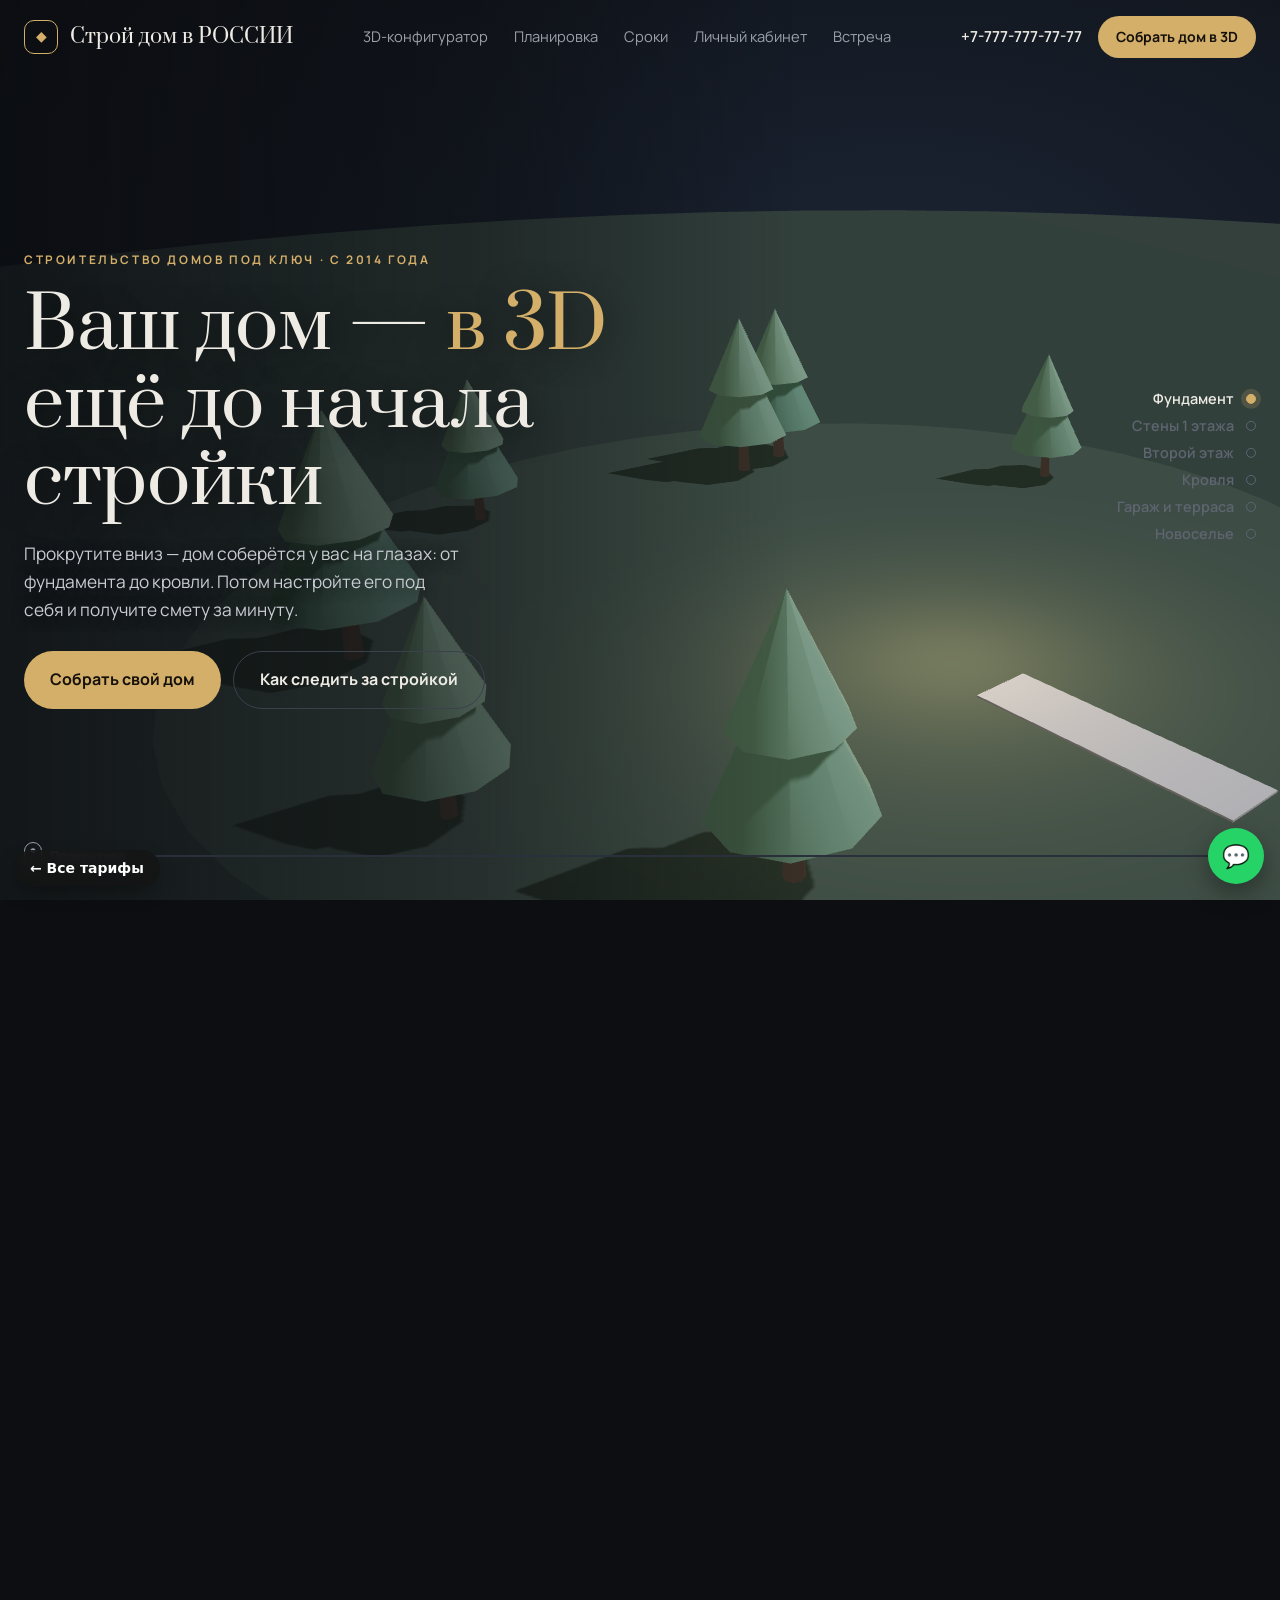
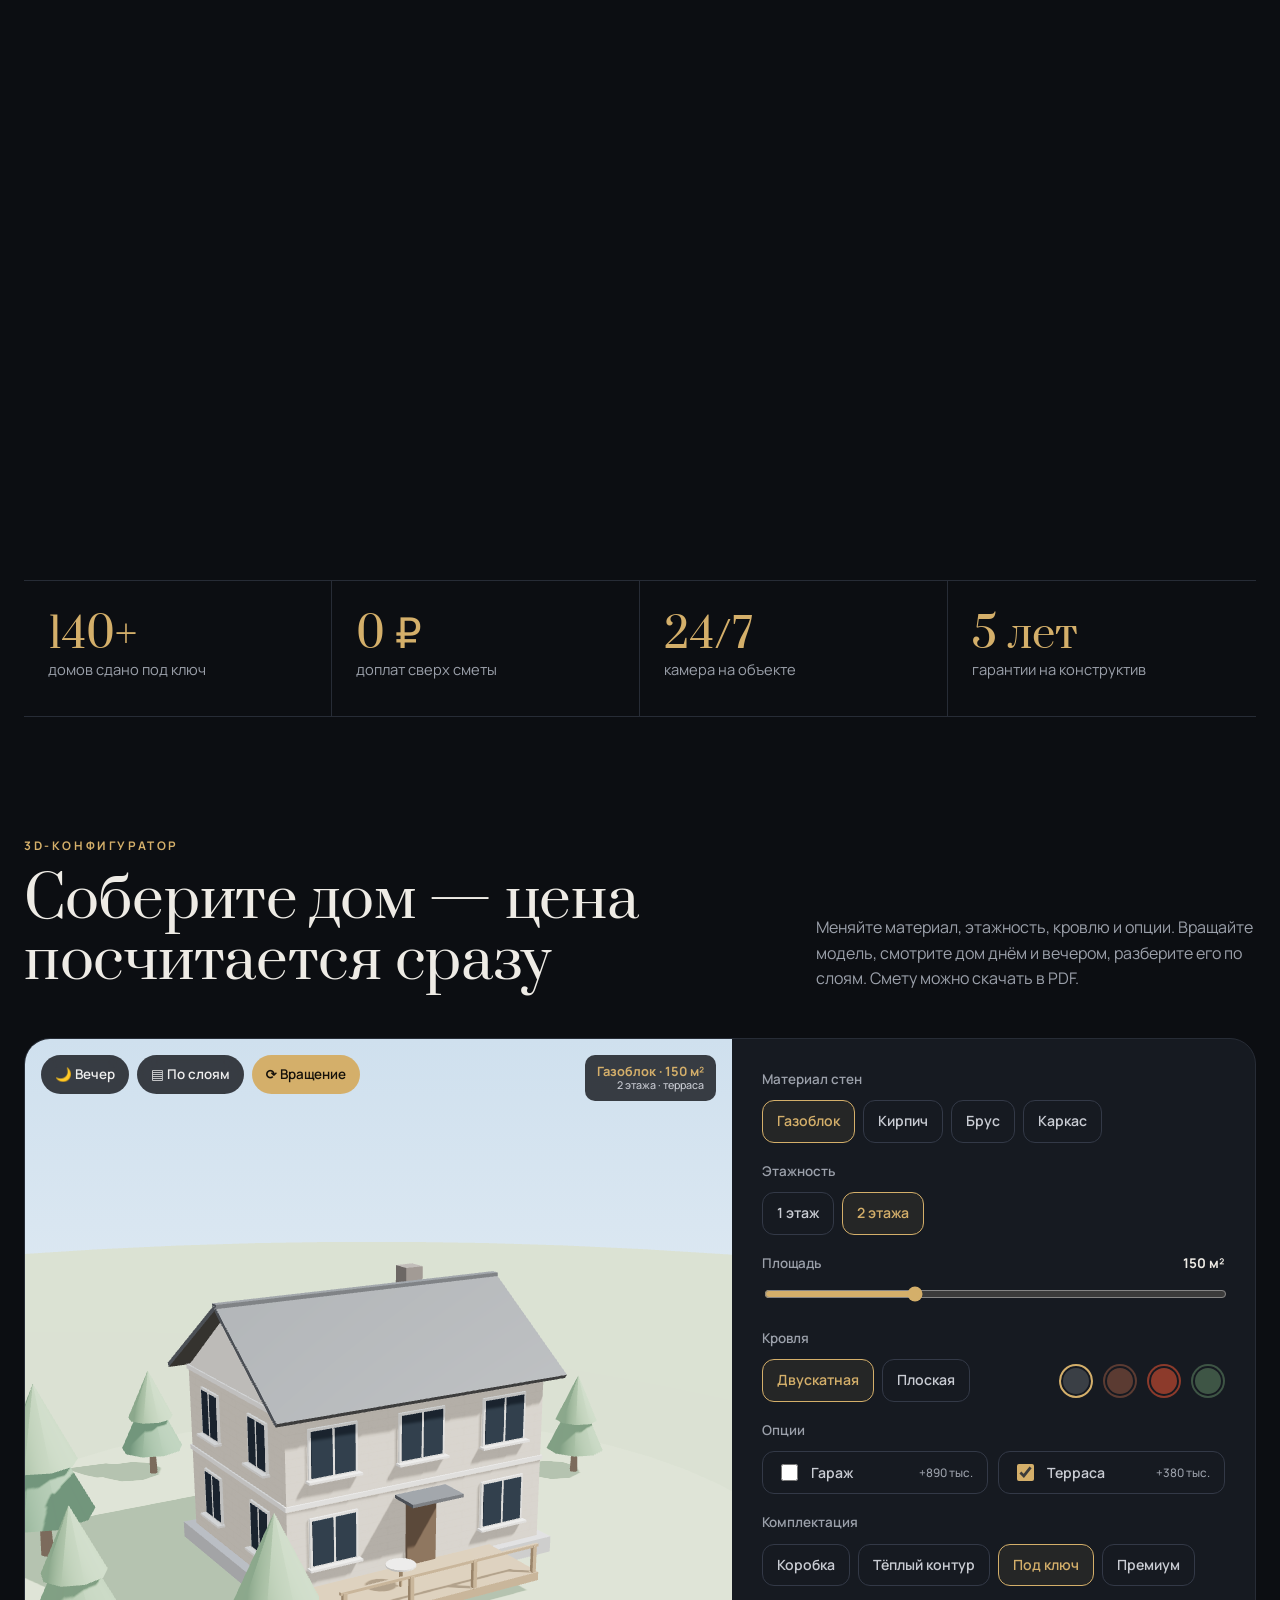
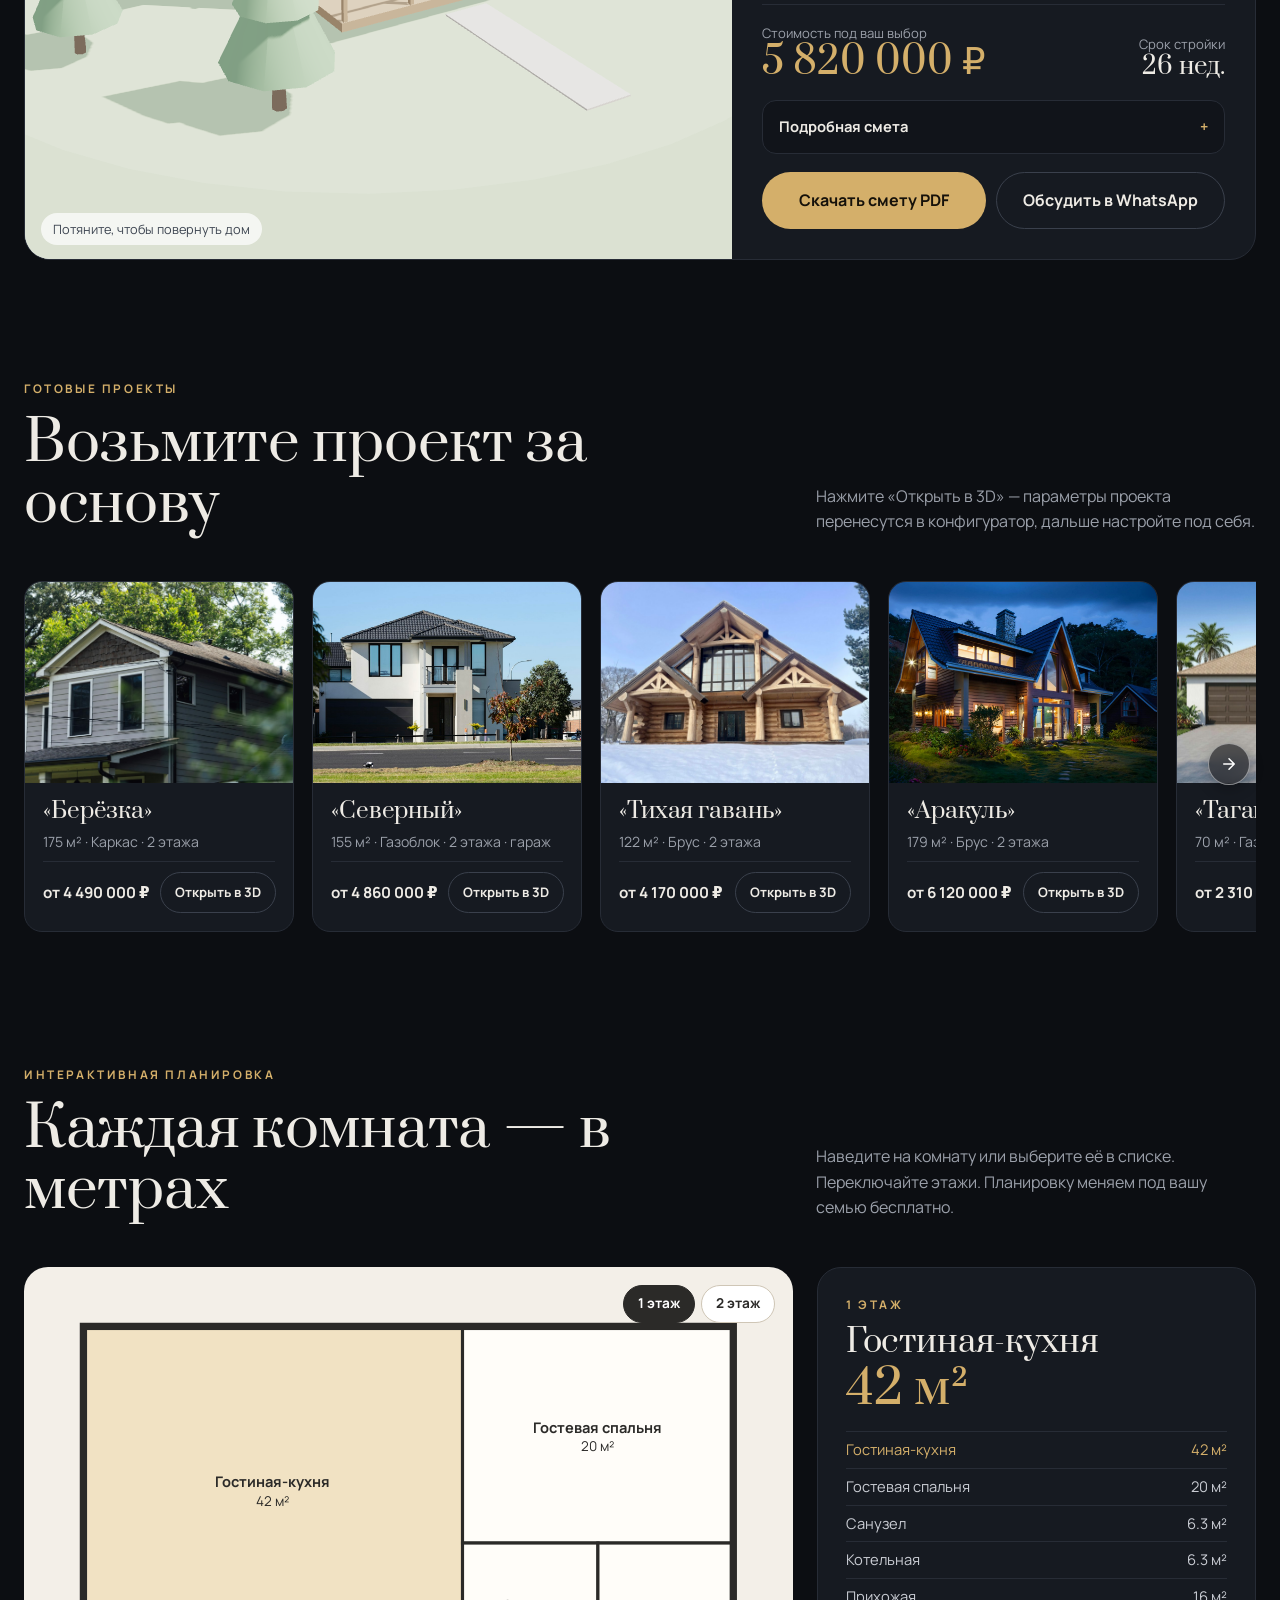
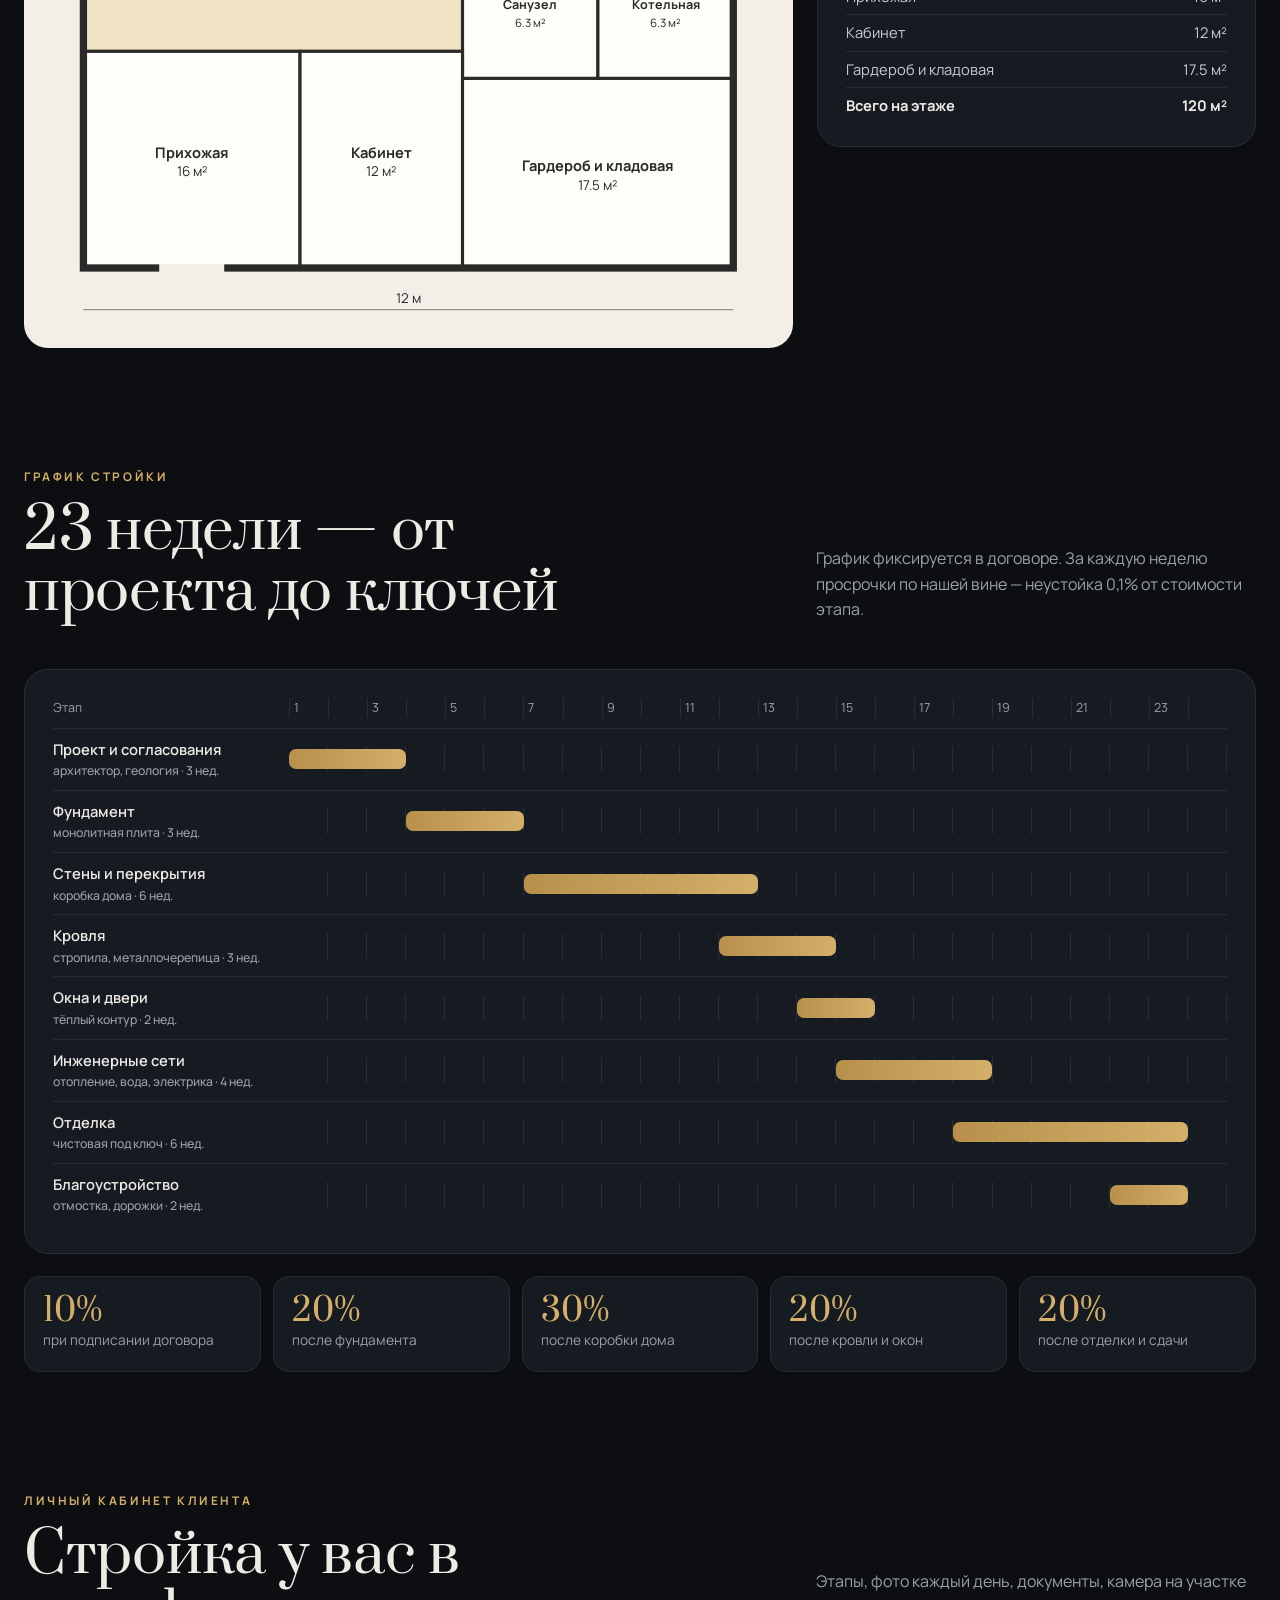
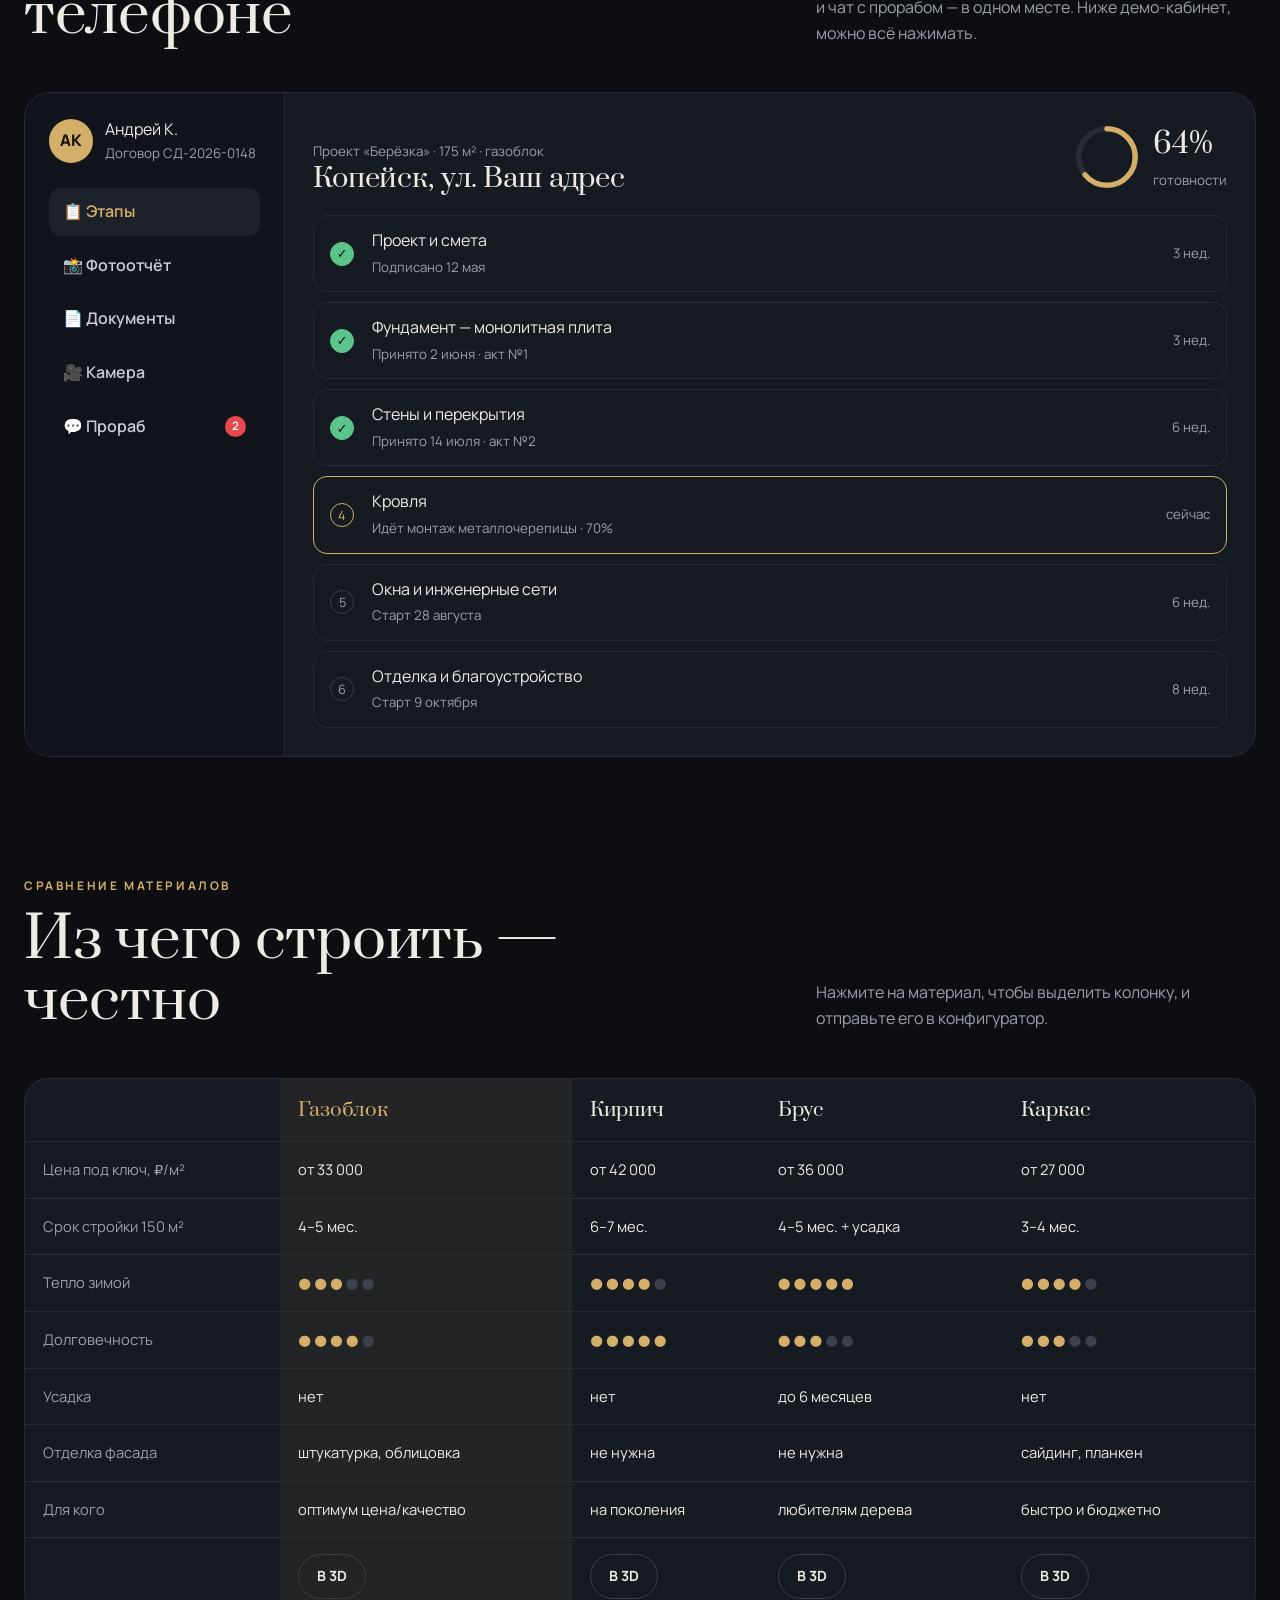
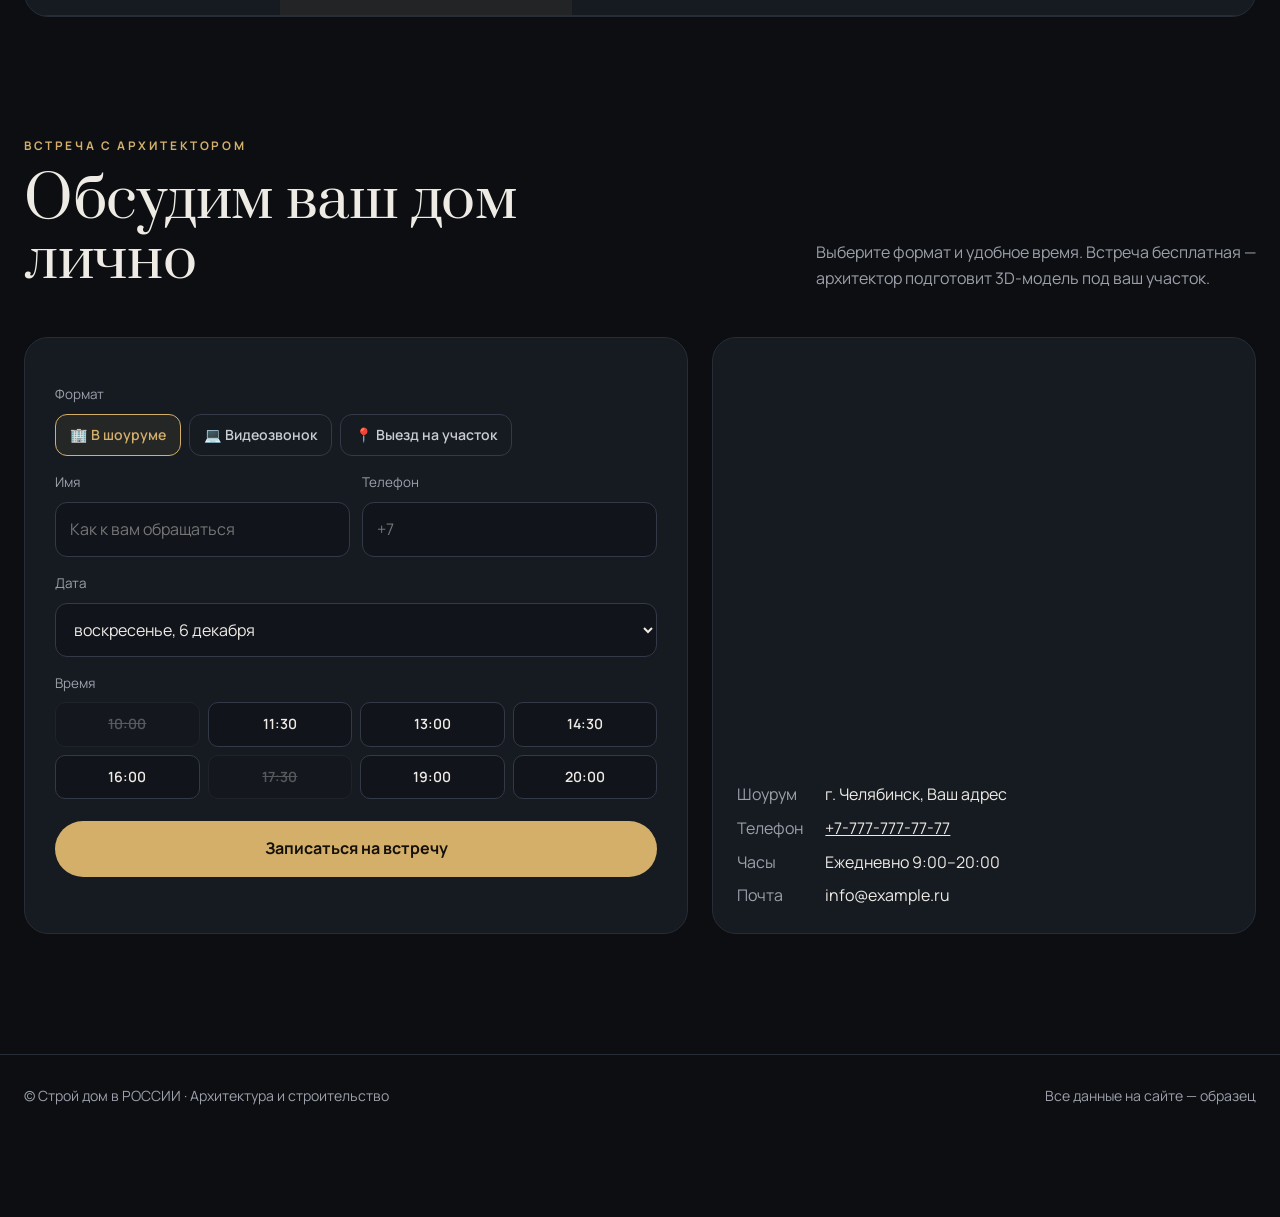
<file: 5-premium-plus/index.html>
<!DOCTYPE html>
<html lang="ru">
<head>
<meta charset="UTF-8">
<meta name="viewport" content="width=device-width, initial-scale=1">
<meta name="robots" content="noindex, nofollow">
<title>Строй дом в РОССИИ — дом в 3D до начала стройки</title>
<meta name="description" content="Соберите свой дом в 3D, получите смету за минуту и следите за стройкой в личном кабинете. Строительство частных домов под ключ.">
<link href="fonts/fonts.css" rel="stylesheet">
<style>
:root{--bg:#0C0E12;--bg2:#11141A;--card:#161A21;--card2:#1C212A;--line:#272C36;--ink:#EEEBE5;--mute:#9BA0AA;--gold:#D4AF6A;--gold2:#B8904B;--ok:#5BC48A;--r:18px}
*{box-sizing:border-box}
html{scroll-behavior:smooth}
body{margin:0;background:var(--bg);color:var(--ink);font:16px/1.6 Manrope,system-ui,sans-serif;overflow-x:hidden}
a{color:inherit}button{font:inherit;color:inherit;cursor:pointer}
h1,h2,h3{font-family:Prata,Georgia,serif;font-weight:400;line-height:1.08;margin:0;letter-spacing:-.005em}
.wr{max-width:1280px;margin:0 auto;padding:0 24px}
.cap{font-size:.74rem;letter-spacing:.22em;text-transform:uppercase;font-weight:700;color:var(--gold)}
.btn{display:inline-flex;align-items:center;justify-content:center;gap:10px;padding:15px 26px;border-radius:999px;border:0;background:var(--gold);color:#15110A;font-weight:700;text-decoration:none;transition:transform .2s,background .2s,box-shadow .2s;white-space:nowrap}
.btn:hover{background:#E2C083;transform:translateY(-1px);box-shadow:0 12px 30px -12px rgba(212,175,106,.6)}
.btn.line{background:transparent;color:var(--ink);border:1px solid #3A404C}
.btn.line:hover{border-color:var(--gold);color:var(--gold);box-shadow:none}
.btn.sm{padding:10px 18px;font-size:.88rem}
.btn:disabled{opacity:.45;cursor:not-allowed;transform:none}
/* шапка */
.hd{position:fixed;top:0;left:0;right:0;z-index:50;transition:background .3s,border-color .3s;border-bottom:1px solid transparent}
.hd.sc{background:rgba(12,14,18,.86);backdrop-filter:blur(12px);-webkit-backdrop-filter:blur(12px);border-color:var(--line)}
.hd .wr{display:flex;align-items:center;justify-content:space-between;height:74px;gap:20px}
.logo{display:flex;align-items:center;gap:12px;text-decoration:none;font-family:Prata,serif;font-size:1.25rem;white-space:nowrap}
.logo i{width:34px;height:34px;border:1px solid var(--gold);border-radius:10px;display:grid;place-items:center;font-style:normal;color:var(--gold);font-size:.9rem}
.hd nav{display:flex;gap:26px;font-size:.92rem}
.hd nav a{text-decoration:none;color:var(--mute);transition:color .2s}.hd nav a:hover{color:var(--ink)}
.hd .r{display:flex;align-items:center;gap:16px}
.hd .tel{text-decoration:none;font-weight:600;font-size:.95rem;white-space:nowrap}
/* сборка дома */
.asm{height:420vh;position:relative}
.asm .stick{position:sticky;top:0;height:100vh;overflow:hidden;background:radial-gradient(120% 90% at 70% 30%,#1B2433 0%,#0C0E12 70%)}
.asm canvas{position:absolute;inset:0;width:100%;height:100%;display:block}
.asm .fallback{position:absolute;inset:0}
.asm .ov{position:absolute;left:0;right:0;top:0;bottom:0;pointer-events:none;background:linear-gradient(90deg,rgba(12,14,18,.82) 0%,rgba(12,14,18,.45) 38%,rgba(12,14,18,0) 62%)}
.asm .ov .wr{height:100%;display:flex;flex-direction:column;justify-content:center;padding-top:60px}
.asm h1{font-size:clamp(2.4rem,5.6vw,5rem);max-width:12ch;margin:18px 0 20px;text-shadow:0 4px 30px rgba(0,0,0,.5)}
.asm h1 em{font-style:normal;color:var(--gold)}
.asm p.lead{max-width:40ch;color:#C9CCD3;font-size:1.08rem;margin:0 0 28px;text-shadow:0 2px 14px rgba(0,0,0,.6)}
.asm .btns{display:flex;gap:12px;flex-wrap:wrap;pointer-events:auto}
.steps{position:absolute;right:24px;top:50%;transform:translateY(-50%);display:grid;gap:4px;pointer-events:none}
.steps li{list-style:none;display:flex;align-items:center;gap:12px;justify-content:flex-end;color:#5E6470;font-size:.9rem;font-weight:600;transition:color .3s}
.steps li b{width:10px;height:10px;border-radius:50%;border:1px solid currentColor;transition:.3s}
.steps li.on{color:var(--ink)}.steps li.on b{background:var(--gold);border-color:var(--gold);box-shadow:0 0 0 5px rgba(212,175,106,.18)}
.steps li.done{color:#9BA0AA}.steps li.done b{background:#9BA0AA;border-color:#9BA0AA}
.prog{position:absolute;left:24px;right:24px;bottom:30px;display:flex;align-items:center;gap:16px;font-size:.82rem;color:var(--mute)}
.prog .bar{flex:1;height:2px;background:#2A303B;border-radius:2px;overflow:hidden}
.prog .bar i{display:block;height:100%;width:0;background:var(--gold)}
.scrollhint{display:flex;align-items:center;gap:8px}
.scrollhint:before{content:"";width:16px;height:26px;border:1.5px solid currentColor;border-radius:10px;background:radial-gradient(circle at 50% 30%,currentColor 2px,transparent 3px);animation:sh 1.6s infinite}
@keyframes sh{50%{background-position:0 6px}}
/* общие секции */
section{padding:120px 0;scroll-margin-top:40px}
.sh{display:flex;justify-content:space-between;align-items:flex-end;gap:30px;margin-bottom:46px;flex-wrap:wrap}
.sh h2{font-size:clamp(2.1rem,4.4vw,3.6rem);margin-top:14px;max-width:16ch}
.sh p{max-width:44ch;color:var(--mute);margin:0}
.stats{display:grid;grid-template-columns:repeat(4,1fr);border-top:1px solid var(--line);border-bottom:1px solid var(--line)}
.stats div{padding:34px 24px;border-right:1px solid var(--line)}.stats div:last-child{border:0}
.stats b{display:block;font-family:Prata,serif;font-size:2.6rem;color:var(--gold);font-weight:400;line-height:1}
.stats span{color:var(--mute);font-size:.92rem}
/* конфигуратор */
.cfg{display:grid;grid-template-columns:1.35fr 1fr;gap:0;background:var(--card);border:1px solid var(--line);border-radius:26px;overflow:hidden}
.view{position:relative;min-height:620px;background:linear-gradient(180deg,#CFE0EE 0%,#EEF3F7 70%);transition:background .6s;cursor:grab;touch-action:pan-y}
.view.night{background:linear-gradient(180deg,#0B1322 0%,#1B2840 80%)}
.view:active{cursor:grabbing}
.view canvas{position:absolute;inset:0;width:100%;height:100%;display:block}
.view .fallback{position:absolute;inset:0}
.tb{position:absolute;left:16px;top:16px;display:flex;gap:8px;flex-wrap:wrap;z-index:2}
.tb button{border:0;background:rgba(12,14,18,.78);backdrop-filter:blur(8px);color:#EEE;border-radius:999px;padding:9px 14px;font-size:.84rem;font-weight:600;display:flex;align-items:center;gap:6px;transition:.2s}
.tb button.on{background:var(--gold);color:#15110A}
.view .hint{position:absolute;left:16px;bottom:14px;font-size:.8rem;color:#3E4652;background:rgba(255,255,255,.7);padding:6px 12px;border-radius:999px;z-index:2;transition:.3s}
.view.night .hint{color:#C9CCD3;background:rgba(0,0,0,.45)}
.view .tag3d{position:absolute;right:16px;top:16px;background:rgba(12,14,18,.78);color:var(--gold);border-radius:10px;padding:8px 12px;font-size:.8rem;font-weight:700;z-index:2;line-height:1.3;text-align:right}
.view .tag3d small{display:block;color:#C9CCD3;font-weight:500}
.panel{padding:30px;display:flex;flex-direction:column;gap:18px;max-height:none}
.grp h4{margin:0 0 10px;font-size:.84rem;color:var(--mute);font-weight:600;display:flex;justify-content:space-between}
.grp h4 b{color:var(--ink)}
.chips{display:flex;flex-wrap:wrap;gap:8px}
.chips label{cursor:pointer}
.chips input{position:absolute;opacity:0;pointer-events:none}
.chips span{display:inline-block;padding:9px 14px;border-radius:12px;border:1px solid #333947;font-size:.88rem;font-weight:600;transition:.15s;color:#C9CCD3}
.chips input:checked+span{border-color:var(--gold);color:var(--gold);background:rgba(212,175,106,.08)}
.chips input:focus-visible+span{outline:2px solid var(--gold)}
.sw{display:flex;gap:10px}
.sw label{cursor:pointer}
.sw input{position:absolute;opacity:0;pointer-events:none}
.sw span{display:block;width:34px;height:34px;border-radius:50%;border:2px solid transparent;box-shadow:inset 0 0 0 2px var(--card);transition:.15s}
.sw input:checked+span{border-color:var(--gold)}
.sw input:focus-visible+span{outline:2px solid var(--gold)}
input[type=range]{width:100%;accent-color:var(--gold)}
.tgl{display:flex;gap:10px;flex-wrap:wrap}
.tgl label{display:flex;align-items:center;gap:10px;border:1px solid #333947;border-radius:12px;padding:9px 14px;cursor:pointer;font-size:.88rem;font-weight:600;color:#C9CCD3;flex:1;min-width:150px}
.tgl input{accent-color:var(--gold);width:17px;height:17px}
.tgl small{margin-left:auto;color:var(--mute);font-weight:500}
.sum{border-top:1px solid var(--line);padding-top:18px;display:flex;justify-content:space-between;align-items:flex-end;gap:14px;flex-wrap:wrap}
.sum small{display:block;color:var(--mute);font-size:.82rem}
.sum b{font-family:Prata,serif;font-weight:400;font-size:2.3rem;line-height:1;color:var(--gold)}
.sum .wk{text-align:right}
.sum .wk b{font-size:1.5rem;color:var(--ink)}
details.smeta{border:1px solid var(--line);border-radius:14px;padding:0 16px;background:var(--bg2)}
details.smeta summary{cursor:pointer;padding:14px 0;font-weight:700;font-size:.92rem;list-style:none;display:flex;justify-content:space-between}
details.smeta summary::-webkit-details-marker{display:none}
details.smeta summary:after{content:"+";color:var(--gold)}
details.smeta[open] summary:after{content:"−"}
.smeta table{width:100%;border-collapse:collapse;font-size:.88rem;margin-bottom:12px}
.smeta td{padding:7px 0;border-top:1px solid var(--line);color:#C9CCD3}
.smeta td:last-child{text-align:right;color:var(--ink);font-weight:600;white-space:nowrap}
.smeta tr.gift td:last-child{color:var(--ok)}
.acts{display:flex;gap:10px;flex-wrap:wrap}
.acts .btn{flex:1}
/* проекты */
.strip{display:grid;grid-auto-flow:column;grid-auto-columns:minmax(270px,1fr);gap:18px;overflow-x:auto;padding-bottom:14px;scroll-snap-type:x mandatory}
.strip::-webkit-scrollbar{height:6px}.strip::-webkit-scrollbar-thumb{background:#2E3440;border-radius:6px}
.pj{scroll-snap-align:start;background:var(--card);border:1px solid var(--line);border-radius:var(--r);overflow:hidden;display:flex;flex-direction:column}
.pj .im{aspect-ratio:4/3;overflow:hidden}
.pj .im .ph{transition:transform .8s}
.pj:hover .im .ph{transform:scale(1.05)}
.pj .bd{padding:16px 18px 18px;display:flex;flex-direction:column;gap:8px;flex:1}
.pj h3{font-size:1.4rem}
.pj .sub{color:var(--mute);font-size:.88rem}
.pj .ft{display:flex;justify-content:space-between;align-items:center;margin-top:auto;padding-top:10px;border-top:1px solid var(--line);gap:10px}
.pj .ft b{font-weight:700;white-space:nowrap;font-size:.95rem}.pj .ft .btn{padding:9px 14px;font-size:.82rem}
/* планировка */
.plan{display:grid;grid-template-columns:1.4fr .8fr;gap:24px;align-items:start}
.plan .box{background:#F3EFE8;border-radius:24px;padding:24px;position:relative}
.plan svg{width:100%;height:auto;display:block}
.plan svg .rm{fill:#FFFDF9;stroke:#2B2A28;stroke-width:3;transition:fill .2s;cursor:pointer}
.plan svg .rm:hover,.plan svg .rm.on{fill:#F1E2C3}
.plan svg text{font-family:Manrope,sans-serif;fill:#2B2A28;pointer-events:none}
.plan .fl{position:absolute;top:18px;right:18px;display:flex;gap:6px}
.plan .fl button{border:1px solid #CFC6B6;background:#fff;color:#2B2A28;border-radius:999px;padding:7px 14px;font-size:.85rem;font-weight:700}
.plan .fl button.on{background:#2B2A28;color:#fff;border-color:#2B2A28}
.info{background:var(--card);border:1px solid var(--line);border-radius:24px;padding:28px}
.info h3{font-size:2rem;margin:10px 0 6px}
.info .big{font-family:Prata,serif;font-size:3rem;color:var(--gold);line-height:1}
.info ul{list-style:none;padding:0;margin:18px 0 0;display:grid;gap:6px}
.info li{display:flex;justify-content:space-between;color:#C9CCD3;font-size:.92rem;border-top:1px solid var(--line);padding-top:6px;cursor:pointer}
.info li.on{color:var(--gold)}
/* график */
.gantt{background:var(--card);border:1px solid var(--line);border-radius:24px;padding:28px;overflow-x:auto}
.gh,.gr{display:grid;grid-template-columns:220px 1fr;align-items:center;gap:16px;min-width:720px}
.gh{color:var(--mute);font-size:.78rem;margin-bottom:10px}
.gh .wk{display:grid;grid-template-columns:repeat(24,1fr)}
.gh .wk span{border-left:1px solid var(--line);padding-left:4px}
.gr{padding:9px 0;border-top:1px solid var(--line)}
.gr .nm{font-weight:600;font-size:.92rem}.gr .nm small{display:block;color:var(--mute);font-weight:500}
.gr .tr{position:relative;height:26px;background:repeating-linear-gradient(90deg,transparent 0,transparent calc(100%/24 - 1px),var(--line) calc(100%/24 - 1px),var(--line) calc(100%/24))}
.gr .tr i{position:absolute;top:3px;bottom:3px;border-radius:7px;background:linear-gradient(90deg,var(--gold2),var(--gold));width:0;transition:width 1.2s cubic-bezier(.2,.8,.2,1)}
.pay{display:grid;grid-template-columns:repeat(5,1fr);gap:12px;margin-top:22px}
.pay div{background:var(--card);border:1px solid var(--line);border-radius:16px;padding:18px}
.pay b{font-family:Prata,serif;font-weight:400;font-size:2rem;color:var(--gold);display:block;line-height:1}
.pay span{color:var(--mute);font-size:.86rem}
/* кабинет */
.lk{display:grid;grid-template-columns:260px 1fr;background:var(--card);border:1px solid var(--line);border-radius:26px;overflow:hidden;min-height:520px}
.lk aside{background:var(--bg2);border-right:1px solid var(--line);padding:24px;display:flex;flex-direction:column;gap:6px}
.lk aside .who{display:flex;gap:12px;align-items:center;margin-bottom:18px}
.lk aside .who i{width:44px;height:44px;border-radius:50%;background:var(--gold);color:#15110A;display:grid;place-items:center;font-style:normal;font-weight:800}
.lk aside .who small{display:block;color:var(--mute)}
.lk aside button{border:0;background:transparent;text-align:left;padding:11px 14px;border-radius:12px;font-weight:600;color:#C9CCD3;display:flex;gap:10px;align-items:center}
.lk aside button.on{background:var(--card2);color:var(--gold)}
.lk aside button em{font-style:normal;margin-left:auto;background:#E5484D;color:#fff;border-radius:999px;font-size:.72rem;padding:1px 7px}
.lk main{padding:28px;min-width:0}
.lk .top{display:flex;justify-content:space-between;gap:16px;flex-wrap:wrap;align-items:flex-end;margin-bottom:22px}
.lk .top h3{font-size:1.7rem}
.lk .top small{color:var(--mute)}
.ring{display:flex;align-items:center;gap:14px}
.ring svg{width:64px;height:64px;transform:rotate(-90deg)}
.ring b{font-family:Prata,serif;font-weight:400;font-size:1.8rem}
.tab{display:none}.tab.on{display:block;animation:fd .4s}
@keyframes fd{from{opacity:0;transform:translateY(8px)}}
.st{display:grid;gap:10px}
.st div{display:grid;grid-template-columns:28px 1fr auto;gap:14px;align-items:center;padding:12px 16px;border:1px solid var(--line);border-radius:14px}
.st div i{width:24px;height:24px;border-radius:50%;display:grid;place-items:center;font-style:normal;font-size:.8rem;border:1.5px solid #3A404C;color:var(--mute)}
.st div.d i{background:var(--ok);border-color:var(--ok);color:#0C0E12}
.st div.n{border-color:var(--gold)}.st div.n i{border-color:var(--gold);color:var(--gold)}
.st div small{color:var(--mute)}
.ph-grid{display:grid;grid-template-columns:repeat(3,1fr);gap:12px}
.ph-grid figure{margin:0;border-radius:14px;overflow:hidden;position:relative;aspect-ratio:4/3}
.ph-grid figcaption{position:absolute;left:0;right:0;bottom:0;padding:24px 12px 10px;background:linear-gradient(transparent,rgba(0,0,0,.75));font-size:.82rem;font-weight:600}
.docs{display:grid;gap:8px}
.docs a{display:flex;align-items:center;gap:14px;padding:13px 16px;border:1px solid var(--line);border-radius:14px;text-decoration:none;transition:.2s}
.docs a:hover{border-color:var(--gold)}
.docs a i{font-style:normal;background:#2A1E1E;color:#F08A7E;font-size:.7rem;font-weight:800;border-radius:6px;padding:4px 6px}
.docs a small{margin-left:auto;color:var(--mute)}
.cam{position:relative;border-radius:16px;overflow:hidden;aspect-ratio:16/9;max-height:420px}
.cam .live{position:absolute;left:14px;top:14px;background:#E5484D;color:#fff;font-weight:800;font-size:.75rem;padding:4px 10px;border-radius:6px;display:flex;align-items:center;gap:6px;z-index:2}
.cam .live:before{content:"";width:7px;height:7px;border-radius:50%;background:#fff;animation:bl 1s infinite}
@keyframes bl{50%{opacity:.2}}
.cam .ts{position:absolute;right:14px;bottom:12px;font:600 .82rem ui-monospace,monospace;background:rgba(0,0,0,.55);padding:4px 8px;border-radius:6px;z-index:2}
.chat{display:flex;flex-direction:column;gap:10px;max-height:340px;overflow:auto;padding-right:4px}
.msg{max-width:78%;padding:10px 14px;border-radius:14px;background:var(--card2);font-size:.92rem}
.msg small{display:block;color:var(--mute);font-size:.74rem;margin-bottom:2px}
.msg.me{align-self:flex-end;background:rgba(212,175,106,.14)}
.chatf{display:flex;gap:8px;margin-top:12px}
.chatf input{flex:1;padding:12px 14px;border-radius:12px;border:1px solid #333947;background:var(--bg2);color:var(--ink);font:inherit}
/* материалы */
.cmp{overflow-x:auto;background:var(--card);border:1px solid var(--line);border-radius:24px}
.cmp table{width:100%;border-collapse:collapse;min-width:760px}
.cmp th,.cmp td{padding:16px 18px;border-bottom:1px solid var(--line);text-align:left;font-size:.92rem}
.cmp th{font-family:Prata,serif;font-weight:400;font-size:1.2rem;cursor:pointer;transition:color .2s}
.cmp td:first-child{color:var(--mute)}
.cmp .on{background:rgba(212,175,106,.07);color:var(--gold)}
.cmp td.on{color:var(--ink)}
.dots{letter-spacing:3px;color:var(--gold)}
.dots s{color:#3A404C;text-decoration:none}
/* встреча */
.meet{display:grid;grid-template-columns:1.1fr .9fr;gap:24px}
.mf{background:var(--card);border:1px solid var(--line);border-radius:24px;padding:30px}
.mf label.t{display:block;font-size:.84rem;color:var(--mute);margin:16px 0 8px}
.mf input,.mf select{width:100%;padding:14px;border-radius:12px;border:1px solid #333947;background:var(--bg2);color:var(--ink);font:inherit}
.mf input:focus,.mf select:focus{outline:2px solid var(--gold);border-color:transparent}
.two{display:grid;grid-template-columns:1fr 1fr;gap:12px}
.slots{display:grid;grid-template-columns:repeat(4,1fr);gap:8px}
.slots button{border:1px solid #333947;background:var(--bg2);border-radius:10px;padding:10px 4px;font-size:.88rem;font-weight:600}
.slots button.on{background:var(--gold);color:#15110A;border-color:var(--gold)}
.slots button:disabled{opacity:.3;text-decoration:line-through;cursor:not-allowed}
.err{color:#F08A7E;font-size:.86rem;min-height:1.3em;margin-top:8px}
.okbox{text-align:center;padding:30px 10px}
.okbox .c{width:72px;height:72px;border-radius:50%;background:var(--gold);color:#15110A;display:grid;place-items:center;font-size:2rem;margin:0 auto 18px}
.ct{background:var(--card);border:1px solid var(--line);border-radius:24px;overflow:hidden;display:flex;flex-direction:column}
.ct iframe{flex:1;min-height:300px;border:0;width:100%;filter:grayscale(.85) invert(.9) hue-rotate(180deg) contrast(.9)}
.ct dl{display:grid;grid-template-columns:auto 1fr;gap:8px 22px;margin:0;padding:24px}.ct dt{color:var(--mute)}.ct dd{margin:0}
footer.f{border-top:1px solid var(--line);padding:30px 0 110px;color:var(--mute);font-size:.88rem}
footer.f .wr{display:flex;justify-content:space-between;gap:12px;flex-wrap:wrap}
.float{position:fixed;right:16px;bottom:16px;z-index:40}
.float a{width:56px;height:56px;border-radius:50%;display:grid;place-items:center;background:#25D366;color:#fff;text-decoration:none;font-size:1.4rem;box-shadow:0 10px 24px rgba(0,0,0,.35)}
.rv{opacity:0;transform:translateY(34px);transition:opacity .9s,transform .9s cubic-bezier(.2,.8,.2,1)}.rv.in{opacity:1;transform:none}
#print{display:none}
@media print{body{background:#fff;color:#000}body>*:not(#print){display:none!important}#print{display:block;font:13px/1.5 Arial,sans-serif;color:#000;padding:10px}#print h1{font:700 22px Arial;margin:0 0 4px}#print table{width:100%;border-collapse:collapse;margin-top:14px}#print td,#print th{border-bottom:1px solid #ccc;padding:7px 4px;text-align:left}#print td:last-child,#print th:last-child{text-align:right}#print .tot td{font-weight:700;font-size:15px;border-top:2px solid #000}}
@media(prefers-reduced-motion:reduce){.rv{opacity:1;transform:none}}
@media(max-width:1100px){.hd nav{display:none}.cfg{grid-template-columns:1fr}.view{min-height:460px}.plan,.meet{grid-template-columns:1fr}.pay{grid-template-columns:repeat(3,1fr)}}
@media(max-width:760px){.view .tag3d{display:none}.asm .ov{background:linear-gradient(180deg,rgba(12,14,18,.85) 0%,rgba(12,14,18,.6) 50%,rgba(12,14,18,0) 75%)}.asm .ov .wr{justify-content:flex-start;padding-top:100px}section{padding:84px 0}.stats{grid-template-columns:1fr 1fr}.stats div:nth-child(2){border-right:0}.stats div{border-bottom:1px solid var(--line)}.steps{display:none}.view{min-height:380px}.panel{padding:22px}.lk{grid-template-columns:1fr}.lk aside{flex-direction:row;overflow-x:auto;border-right:0;border-bottom:1px solid var(--line);padding:12px}.lk aside .who{display:none}.lk aside button{white-space:nowrap}.ph-grid{grid-template-columns:1fr 1fr}.pay{grid-template-columns:1fr 1fr}.two{grid-template-columns:1fr}.slots{grid-template-columns:repeat(3,1fr)}.hd .tel{display:none}.logo{font-size:1.05rem}.hd .btn{padding:10px 16px;font-size:.85rem}.asm .btns .btn{flex:1}.asm h1{font-size:2.5rem}}
@media(max-width:420px){.hd .btn{display:none}}
</style>
</head>
<body><a href="../index.html" class="tarify-back" aria-label="Вернуться ко всем тарифам" style="position:fixed;left:14px;bottom:calc(14px + env(safe-area-inset-bottom,0px));z-index:2147483000;display:inline-flex;align-items:center;gap:6px;padding:11px 16px;border-radius:999px;background:rgba(20,20,20,.82);color:#fff;font:600 14px/1 system-ui,-apple-system,'Segoe UI',Roboto,sans-serif;text-decoration:none;box-shadow:0 8px 22px -6px rgba(0,0,0,.45);-webkit-backdrop-filter:blur(6px);backdrop-filter:blur(6px)">← Все тарифы</a><script data-fp>(function(){try{var k="fp:"+location.pathname.split("/")[1],q=/[?&]from=portfolio(&|$)/.test(location.search);if(q)sessionStorage.setItem(k,"1");if(q||sessionStorage.getItem(k)){var b=document.querySelector(".tarify-back");if(b)b.style.display="none"}}catch(e){}})();</script>
<header class="hd" id="hd"><div class="wr">
  <a class="logo" href="#top"><i>◆</i>Строй дом в РОССИИ</a>
  <nav><a href="#config">3D-конфигуратор</a><a href="#plan">Планировка</a><a href="#time">Сроки</a><a href="#lk">Личный кабинет</a><a href="#meet">Встреча</a></nav>
  <div class="r"><a class="tel" href="tel:+77777777777">+7-777-777-77-77</a><a class="btn sm" href="#config">Собрать дом в 3D</a></div>
</div></header>

<!-- 1. Дом собирается при прокрутке -->
<section class="asm" id="top" style="padding:0">
  <div class="stick">
    <div class="fallback" id="asmFb"></div>
    <canvas id="asmCv" aria-label="3D-модель дома, собирается при прокрутке"></canvas>
    <div class="ov"><div class="wr">
      <span class="cap">Строительство домов под ключ · с 2014 года</span>
      <h1>Ваш дом — <em>в 3D</em> ещё до начала стройки</h1>
      <p class="lead">Прокрутите вниз — дом соберётся у вас на глазах: от фундамента до кровли. Потом настройте его под себя и получите смету за минуту.</p>
      <div class="btns"><a class="btn" href="#config">Собрать свой дом</a><a class="btn line" href="#lk">Как следить за стройкой</a></div>
    </div></div>
    <ul class="steps" id="steps">
      <li><span>Фундамент</span><b></b></li><li><span>Стены 1 этажа</span><b></b></li><li><span>Второй этаж</span><b></b></li><li><span>Кровля</span><b></b></li><li><span>Гараж и терраса</span><b></b></li><li><span>Новоселье</span><b></b></li>
    </ul>
    <div class="prog"><span class="scrollhint" id="sh">Прокрутите</span><div class="bar"><i id="pbar"></i></div><span id="ppct">0%</span></div>
  </div>
</section>

<div class="wr"><div class="stats rv">
  <div><b>140+</b><span>домов сдано под ключ</span></div>
  <div><b>0 ₽</b><span>доплат сверх сметы</span></div>
  <div><b>24/7</b><span>камера на объекте</span></div>
  <div><b>5 лет</b><span>гарантии на конструктив</span></div>
</div></div>

<!-- 2. Конфигуратор -->
<section id="config"><div class="wr">
  <div class="sh rv"><div><div class="cap">3D-конфигуратор</div><h2>Соберите дом — цена посчитается сразу</h2></div><p>Меняйте материал, этажность, кровлю и опции. Вращайте модель, смотрите дом днём и вечером, разберите его по слоям. Смету можно скачать в PDF.</p></div>
  <div class="cfg rv">
    <div class="view" id="view">
      <div class="fallback" id="cfgFb"></div>
      <canvas id="cfgCv" aria-label="3D-модель вашего дома"></canvas>
      <div class="tb">
        <button type="button" id="bNight">🌙 Вечер</button>
        <button type="button" id="bExpl">▤ По слоям</button>
        <button type="button" id="bRot" class="on">⟳ Вращение</button>
      </div>
      <div class="tag3d" id="tag3d"></div>
      <div class="hint" id="hint">Потяните, чтобы повернуть дом</div>
    </div>
    <div class="panel" id="panel">
      <div class="grp"><h4>Материал стен</h4><div class="chips" id="cMat"></div></div>
      <div class="grp"><h4>Этажность</h4><div class="chips" id="cFl">
        <label><input type="radio" name="fl" value="1"><span>1 этаж</span></label>
        <label><input type="radio" name="fl" value="2" checked><span>2 этажа</span></label></div></div>
      <div class="grp"><h4>Площадь <b id="aV">150 м²</b></h4><input type="range" id="cA" min="70" max="320" step="5" value="150" aria-label="Площадь дома"></div>
      <div class="grp"><h4>Кровля</h4><div style="display:flex;justify-content:space-between;gap:14px;flex-wrap:wrap;align-items:center"><div class="chips" id="cRoof">
        <label><input type="radio" name="rf" value="gable" checked><span>Двускатная</span></label>
        <label><input type="radio" name="rf" value="flat"><span>Плоская</span></label></div>
        <div class="sw" id="cRc"></div></div></div>
      <div class="grp"><h4>Опции</h4><div class="tgl">
        <label><input type="checkbox" id="oG"> Гараж <small>+890 тыс.</small></label>
        <label><input type="checkbox" id="oT" checked> Терраса <small>+380 тыс.</small></label></div></div>
      <div class="grp"><h4>Комплектация</h4><div class="chips" id="cK"></div></div>
      <div class="sum"><div><small>Стоимость под ваш выбор</small><b id="tot">—</b></div><div class="wk"><small>Срок стройки</small><b id="wks">—</b></div></div>
      <details class="smeta"><summary>Подробная смета</summary><table id="smeta"></table></details>
      <div class="acts"><button class="btn" type="button" id="bPdf">Скачать смету PDF</button><a class="btn line" id="bWa" href="#" target="_blank" rel="noopener">Обсудить в WhatsApp</a></div>
    </div>
  </div>
</div></section>

<!-- 3. Готовые проекты -->
<section id="proj" style="padding-top:0"><div class="wr">
  <div class="sh rv"><div><div class="cap">Готовые проекты</div><h2>Возьмите проект за основу</h2></div><p>Нажмите «Открыть в 3D» — параметры проекта перенесутся в конфигуратор, дальше настройте под себя.</p></div>
  <div class="strip rv" id="strip"></div>
</div></section>

<!-- 4. Планировка -->
<section id="plan" style="padding-top:0"><div class="wr">
  <div class="sh rv"><div><div class="cap">Интерактивная планировка</div><h2>Каждая комната — в метрах</h2></div><p>Наведите на комнату или выберите её в списке. Переключайте этажи. Планировку меняем под вашу семью бесплатно.</p></div>
  <div class="plan rv">
    <div class="box"><div class="fl"><button type="button" class="on" data-f="0">1 этаж</button><button type="button" data-f="1">2 этаж</button></div><div id="planSvg"></div></div>
    <div class="info"><div class="cap" id="pCap">1 этаж</div><h3 id="pName">Гостиная-кухня</h3><div class="big" id="pArea">42 м²</div><ul id="pList"></ul></div>
  </div>
</div></section>

<!-- 5. Сроки и оплата -->
<section id="time" style="padding-top:0"><div class="wr">
  <div class="sh rv"><div><div class="cap">График стройки</div><h2>23 недели — от проекта до ключей</h2></div><p>График фиксируется в договоре. За каждую неделю просрочки по нашей вине — неустойка 0,1% от стоимости этапа.</p></div>
  <div class="gantt rv" id="gantt"></div>
  <div class="pay rv">
    <div><b>10%</b><span>при подписании договора</span></div>
    <div><b>20%</b><span>после фундамента</span></div>
    <div><b>30%</b><span>после коробки дома</span></div>
    <div><b>20%</b><span>после кровли и окон</span></div>
    <div><b>20%</b><span>после отделки и сдачи</span></div>
  </div>
</div></section>

<!-- 6. Личный кабинет -->
<section id="lk" style="padding-top:0"><div class="wr">
  <div class="sh rv"><div><div class="cap">Личный кабинет клиента</div><h2>Стройка у вас в телефоне</h2></div><p>Этапы, фото каждый день, документы, камера на участке и чат с прорабом — в одном месте. Ниже демо-кабинет, можно всё нажимать.</p></div>
  <div class="lk rv">
    <aside>
      <div class="who"><i>АК</i><div>Андрей К.<small>Договор СД-2026-0148</small></div></div>
      <button type="button" class="on" data-t="t1">📋 Этапы</button>
      <button type="button" data-t="t2">📸 Фотоотчёт</button>
      <button type="button" data-t="t3">📄 Документы</button>
      <button type="button" data-t="t4">🎥 Камера</button>
      <button type="button" data-t="t5">💬 Прораб <em id="unread">2</em></button>
    </aside>
    <main>
      <div class="top"><div><small>Проект «Берёзка» · 175 м² · газоблок</small><h3>Копейск, ул. Ваш адрес</h3></div>
        <div class="ring"><svg viewBox="0 0 36 36"><circle cx="18" cy="18" r="15.9" fill="none" stroke="#272C36" stroke-width="3"/><circle id="ringC" cx="18" cy="18" r="15.9" fill="none" stroke="#D4AF6A" stroke-width="3" stroke-dasharray="0 100" stroke-linecap="round"/></svg><div><b>64%</b><br><small style="color:var(--mute)">готовности</small></div></div></div>
      <div class="tab on" id="t1"><div class="st">
        <div class="d"><i>✓</i><span>Проект и смета<br><small>Подписано 12 мая</small></span><small>3 нед.</small></div>
        <div class="d"><i>✓</i><span>Фундамент — монолитная плита<br><small>Принято 2 июня · акт №1</small></span><small>3 нед.</small></div>
        <div class="d"><i>✓</i><span>Стены и перекрытия<br><small>Принято 14 июля · акт №2</small></span><small>6 нед.</small></div>
        <div class="n"><i>4</i><span>Кровля<br><small>Идёт монтаж металлочерепицы · 70%</small></span><small>сейчас</small></div>
        <div><i>5</i><span>Окна и инженерные сети<br><small>Старт 28 августа</small></span><small>6 нед.</small></div>
        <div><i>6</i><span>Отделка и благоустройство<br><small>Старт 9 октября</small></span><small>8 нед.</small></div>
      </div></div>
      <div class="tab" id="t2"><div class="ph-grid" id="phGrid"></div></div>
      <div class="tab" id="t3"><div class="docs">
        <a href="#" onclick="return false"><i>PDF</i>Договор подряда № СД-2026-0148<small>12 мая</small></a>
        <a href="#" onclick="return false"><i>PDF</i>Смета «Берёзка», газоблок, под ключ<small>12 мая</small></a>
        <a href="#" onclick="return false"><i>PDF</i>Акт приёмки №1 — фундамент<small>2 июня</small></a>
        <a href="#" onclick="return false"><i>PDF</i>Акт приёмки №2 — стены и перекрытия<small>14 июля</small></a>
        <a href="#" onclick="return false"><i>PDF</i>Исполнительная схема фундамента<small>2 июня</small></a>
        <a href="#" onclick="return false"><i>PDF</i>Сертификаты на материалы<small>обновлено</small></a>
      </div></div>
      <div class="tab" id="t4"><div class="cam" id="cam"><span class="live">LIVE · Камера 1</span><span class="ts" id="camTs"></span></div></div>
      <div class="tab" id="t5"><div class="chat" id="chat">
        <div class="msg"><small>Сергей, прораб · 09:12</small>Доброе утро! Сегодня заканчиваем южный скат кровли, фото пришлю к обеду.</div>
        <div class="msg me"><small>Вы · 09:20</small>Отлично. А водостоки когда?</div>
        <div class="msg"><small>Сергей, прораб · 09:24</small>Водостоки — в четверг, сразу после конька. Цвет — графит, как в смете.</div>
      </div><form class="chatf" id="chatF"><input id="chatI" placeholder="Написать прорабу…" aria-label="Сообщение прорабу"><button class="btn sm" type="submit">Отправить</button></form></div>
    </main>
  </div>
</div></section>

<!-- 7. Материалы -->
<section id="mat" style="padding-top:0"><div class="wr">
  <div class="sh rv"><div><div class="cap">Сравнение материалов</div><h2>Из чего строить — честно</h2></div><p>Нажмите на материал, чтобы выделить колонку, и отправьте его в конфигуратор.</p></div>
  <div class="cmp rv"><table id="cmp"></table></div>
</div></section>

<!-- 8. Встреча -->
<section id="meet" style="padding-top:0"><div class="wr">
  <div class="sh rv"><div><div class="cap">Встреча с архитектором</div><h2>Обсудим ваш дом лично</h2></div><p>Выберите формат и удобное время. Встреча бесплатная — архитектор подготовит 3D-модель под ваш участок.</p></div>
  <div class="meet">
    <form class="mf rv" id="meetF" novalidate>
      <label class="t">Формат</label><div class="chips" id="mFmt">
        <label><input type="radio" name="fm" value="В шоуруме" checked><span>🏢 В шоуруме</span></label>
        <label><input type="radio" name="fm" value="Видеозвонок"><span>💻 Видеозвонок</span></label>
        <label><input type="radio" name="fm" value="Выезд на участок"><span>📍 Выезд на участок</span></label></div>
      <div class="two"><div><label class="t" for="mN">Имя</label><input id="mN" autocomplete="name" placeholder="Как к вам обращаться"></div><div><label class="t" for="mT">Телефон</label><input id="mT" type="tel" autocomplete="tel" placeholder="+7"></div></div>
      <label class="t" for="mD">Дата</label><select id="mD"></select>
      <label class="t">Время</label><div class="slots" id="mS"></div>
      <button class="btn" type="submit" style="width:100%;margin-top:22px">Записаться на встречу</button>
      <div class="err" id="mErr"></div>
    </form>
    <div class="ct rv">
      <iframe title="Карта: Челябинск" src="https://yandex.ru/map-widget/v1/?ll=61.402554%2C55.159897&z=11" loading="lazy"></iframe>
      <dl><dt>Шоурум</dt><dd>г. Челябинск, Ваш адрес</dd><dt>Телефон</dt><dd><a href="tel:+77777777777">+7-777-777-77-77</a></dd><dt>Часы</dt><dd>Ежедневно 9:00–20:00</dd><dt>Почта</dt><dd>info@example.ru</dd></dl>
    </div>
  </div>
</div></section>

<footer class="f"><div class="wr"><span>© Строй дом в РОССИИ · Архитектура и строительство</span><span>Все данные на сайте — образец</span></div></footer>
<div class="float"><a href="https://wa.me/77777777777" aria-label="WhatsApp" target="_blank" rel="noopener">💬</a></div>
<div id="print"></div>

<script src="three.min.js"></script>
<script>/* Генератор иллюстраций домов (SVG) — заменяются на фото клиента */
function houseSVG(o){
  o=Object.assign({floors:1,attic:false,roof:'gable',wall:'#E9DCC8',roofc:'#5B3B32',trim:'#FFFFFF',garage:false,w:200,sky:'day',terrace:false,stage:'done',crane:false},o||{});
  var W=400,H=300,G=246,cx=o.garage?185:200,fh=62,fl=o.floors,bh=fh*fl+8,bw=o.w,x0=cx-bw/2,top=G-bh;
  var sky={day:['#CFE3F2','#F4F8FB'],dusk:['#F6C9A0','#FBEADB'],night:['#26344A','#46597A'],grey:['#D9DEE3','#F1F3F5']}[o.sky]||['#CFE3F2','#F4F8FB'];
  var id='g'+Math.random().toString(36).slice(2,8);
  var s='<svg viewBox="0 0 '+W+' '+H+'" xmlns="http://www.w3.org/2000/svg" preserveAspectRatio="xMidYMid slice" role="img">';
  s+='<defs><linearGradient id="'+id+'" x1="0" y1="0" x2="0" y2="1"><stop offset="0" stop-color="'+sky[0]+'"/><stop offset="1" stop-color="'+sky[1]+'"/></linearGradient></defs>';
  s+='<rect width="'+W+'" height="'+H+'" fill="url(#'+id+')"/>';
  if(o.sky==='night')s+='<circle cx="330" cy="50" r="16" fill="#F5EBC9"/>';else s+='<circle cx="335" cy="55" r="22" fill="#fff" opacity=".7"/>';
  s+='<path d="M0 '+(G-30)+' Q80 '+(G-60)+' 160 '+(G-34)+' T400 '+(G-40)+' V'+H+' H0Z" fill="#B9CDB5" opacity=".55"/>';
  s+='<rect y="'+G+'" width="'+W+'" height="'+(H-G)+'" fill="#9DB78F"/>';
  s+='<rect y="'+G+'" width="'+W+'" height="5" fill="#86A178"/>';
  // деревья
  [[34,0.9],[372,1.1],[60,0.7]].forEach(function(t){var k=t[1];s+='<rect x="'+(t[0]-2)+'" y="'+(G-34*k)+'" width="4" height="'+34*k+'" fill="#6B5444"/><circle cx="'+t[0]+'" cy="'+(G-44*k)+'" r="'+20*k+'" fill="#6E9A62"/><circle cx="'+(t[0]+9*k)+'" cy="'+(G-36*k)+'" r="'+13*k+'" fill="#5E8A54"/>';});
  if(o.crane){s+='<g stroke="#E3A02B" stroke-width="3" fill="none"><path d="M318 '+G+' V40 M318 52 H140 M318 52 H362 M318 40 L250 52 M318 40 L362 52"/></g><rect x="352" y="52" width="14" height="14" fill="#555"/><path d="M190 52 V'+(top-20)+'" stroke="#444" stroke-width="1.5"/><rect x="180" y="'+(top-20)+'" width="20" height="8" fill="#7C8A96"/>';}
  // фундамент
  s+='<rect x="'+(x0-6)+'" y="'+(G-10)+'" width="'+(bw+12+(o.garage?80:0))+'" height="12" fill="#8E9196"/>';
  if(o.stage==='foundation'){s+='<g stroke="#5C6066" stroke-width="2">';for(var r=x0;r<x0+bw;r+=14)s+='<line x1="'+r+'" y1="'+(G-10)+'" x2="'+r+'" y2="'+(G-26)+'"/>';s+='</g></svg>';return s;}
  // гараж
  if(o.garage){var gx=x0+bw-2,gw=82,gh=fh+4;s+='<rect x="'+gx+'" y="'+(G-10-gh)+'" width="'+gw+'" height="'+gh+'" fill="'+o.wall+'" stroke="rgba(0,0,0,.12)"/><rect x="'+(gx-4)+'" y="'+(G-16-gh)+'" width="'+(gw+10)+'" height="8" fill="'+o.roofc+'"/>';s+='<rect x="'+(gx+12)+'" y="'+(G-10-gh+22)+'" width="'+(gw-24)+'" height="'+(gh-22)+'" fill="#D5D8DC"/>';for(var gl=0;gl<5;gl++)s+='<line x1="'+(gx+12)+'" x2="'+(gx+gw-12)+'" y1="'+(G-10-gh+30+gl*8)+'" y2="'+(G-10-gh+30+gl*8)+'" stroke="#B4B9BF"/>';}
  // стены
  s+='<rect x="'+x0+'" y="'+top+'" width="'+bw+'" height="'+(bh-10)+'" fill="'+o.wall+'"/>';
  if(o.wall==='#B5553E'||o.wall==='#A44A36'){s+='<g stroke="rgba(0,0,0,.08)">';for(var by=top+6;by<G-10;by+=6)s+='<line x1="'+x0+'" x2="'+(x0+bw)+'" y1="'+by+'" y2="'+by+'"/>';s+='</g>';}
  if(o.wall==='#C79A64'||o.wall==='#B98A57'){s+='<g stroke="rgba(80,50,20,.18)">';for(var ly=top+8;ly<G-10;ly+=8)s+='<line x1="'+x0+'" x2="'+(x0+bw)+'" y1="'+ly+'" y2="'+ly+'"/>';s+='</g>';}
  if(fl>1)s+='<rect x="'+x0+'" y="'+(top+fh+2)+'" width="'+bw+'" height="5" fill="'+o.trim+'" opacity=".8"/>';
  // окна
  var n=Math.max(2,Math.round(bw/58));
  for(var f=0;f<fl;f++){var wy=top+12+f*(fh+4);for(var i=0;i<n;i++){var wx=x0+(bw/(n))*i+(bw/n)/2-12;if(f===fl-1&&i===Math.floor(n/2)&&o.stage==='done'){continue;}
    if(o.stage==='walls'){s+='<rect x="'+wx+'" y="'+wy+'" width="24" height="32" fill="#4B4F55"/>';continue;}
    s+='<rect x="'+(wx-2)+'" y="'+(wy-2)+'" width="28" height="36" fill="'+o.trim+'"/><rect x="'+wx+'" y="'+wy+'" width="24" height="32" fill="'+(o.sky==='night'?'#F7D98A':'#8DB2CC')+'"/><path d="M'+(wx+12)+' '+wy+' V'+(wy+32)+' M'+wx+' '+(wy+14)+' H'+(wx+24)+'" stroke="'+o.trim+'" stroke-width="2"/>';}}
  if(o.stage==='done'){var dx=x0+(bw/n)*Math.floor(n/2)+(bw/n)/2-13;s+='<rect x="'+dx+'" y="'+(G-10-46)+'" width="26" height="46" fill="#5A4436"/><circle cx="'+(dx+20)+'" cy="'+(G-34)+'" r="1.8" fill="#E8C77A"/><rect x="'+(dx-8)+'" y="'+(G-12)+'" width="42" height="4" fill="#9A9DA2"/>';}
  if(o.terrace){s+='<rect x="'+(x0-46)+'" y="'+(G-16)+'" width="46" height="6" fill="#8B6A4E"/><g stroke="#8B6A4E" stroke-width="2">';for(var tx=x0-44;tx<x0;tx+=8)s+='<line x1="'+tx+'" y1="'+(G-16)+'" x2="'+tx+'" y2="'+(G-34)+'"/>';s+='<line x1="'+(x0-46)+'" x2="'+x0+'" y1="'+(G-34)+'" y2="'+(G-34)+'"/></g>';}
  if(o.stage==='walls'){s+='<g stroke="#C9A35B" stroke-width="2">';for(var sx=x0-10;sx<=x0+bw+10;sx+=34)s+='<line x1="'+sx+'" y1="'+(G-10)+'" x2="'+sx+'" y2="'+(top-14)+'"/>';for(var sy=G-30;sy>top-14;sy-=30)s+='<line x1="'+(x0-10)+'" x2="'+(x0+bw+10)+'" y1="'+sy+'" y2="'+sy+'"/>';s+='</g></svg>';return s;}
  // крыша
  var ov=14,rh=o.attic?78:56;
  if(o.roof==='gable')s+='<path d="M'+(x0-ov)+' '+top+' L'+cx+' '+(top-rh)+' L'+(x0+bw+ov)+' '+top+'Z" fill="'+o.roofc+'"/><path d="M'+(x0+8)+' '+top+' L'+cx+' '+(top-rh+12)+' L'+(x0+bw-8)+' '+top+'Z" fill="'+o.wall+'" opacity="'+(o.attic?1:0)+'"/>';
  else if(o.roof==='hip')s+='<path d="M'+(x0-ov)+' '+top+' L'+(x0+bw*0.25)+' '+(top-rh*0.8)+' L'+(x0+bw*0.75)+' '+(top-rh*0.8)+' L'+(x0+bw+ov)+' '+top+'Z" fill="'+o.roofc+'"/>';
  else s+='<rect x="'+(x0-6)+'" y="'+(top-12)+'" width="'+(bw+12)+'" height="14" fill="'+o.roofc+'"/>';
  if(o.attic&&o.roof==='gable'){var ay=top-rh+38;s+='<rect x="'+(cx-14)+'" y="'+ay+'" width="28" height="30" fill="'+o.trim+'"/><rect x="'+(cx-12)+'" y="'+(ay+2)+'" width="24" height="26" fill="'+(o.sky==='night'?'#F7D98A':'#8DB2CC')+'"/>';}
  if(o.roof!=='flat')s+='<rect x="'+(x0+bw*0.7)+'" y="'+(top-rh*0.75)+'" width="14" height="'+rh*0.45+'" fill="#7E6A5E"/>';
  s+='</svg>';return s;
}

/* Реальные фото (Unsplash, бесплатная лицензия). Если фото не загрузилось — показываем иллюстрацию */
var HSREG=[];
function photoURL(id,w){return 'img/'+id+'.jpg'}
function pic(id,house,alt,w){var k=HSREG.push(house||{})-1;return '<img class="ph" src="'+photoURL(id,w)+'" alt="'+(alt||'').replace(/"/g,'&quot;')+'" loading="lazy" decoding="async" onerror="phFail(this,'+k+')">'}
function phFail(im,k){var d=document.createElement('div');d.className='ph';d.innerHTML=houseSVG(HSREG[k]);im.replaceWith(d)}
function fillMedia(el){var cfg=JSON.parse(el.getAttribute('data-house')||'{}');el.insertAdjacentHTML('afterbegin',el.dataset.photo?pic(el.dataset.photo,cfg,el.dataset.alt||el.getAttribute('aria-label')||'',+el.dataset.w||1000):houseSVG(cfg))}
function projMedia(p,w){return p.photo?pic(p.photo,p.house,'Проект дома '+p.name+', '+p.area+' м²',w||700):houseSVG(p.house)}
document.head.insertAdjacentHTML('beforeend','<style>img.ph,div.ph{width:100%;height:100%;object-fit:cover;display:block;background:#d9d6d0}div.ph svg{width:100%;height:100%;display:block}</style>');
/* Каталог проектов (образец) */
var PROJECTS=(function(){
  var names=['Уют','Северный','Тихая гавань','Купава','Таганай','Ильмень','Зюраткуль','Увильды','Сосновый','Кедр','Рассвет','Берёзка','Миасс','Аракуль','Иремель','Тургояк','Уральский','Степной','Зеленый мыс','Шершни','Ветлуга','Озёрный','Лесная поляна','Кыштым','Каштак','Смолино','Полетаево','Еланчик','Баландино','Новоселье','Кремлёвский','Классик','Скандинавия','Минима','Лофт 120','Прованс','Баварец','Шале','Европа','Гармония','Семейный','Терем','Усадьба','Модерн','Престиж','Панорама','Онега','Бриз','Ладога','Простор'];
  var mats=[['Газоблок','#E9DCC8',33000],['Кирпич','#B5553E',42000],['Брус','#C79A64',36000],['Каркас','#D8C7AE',27000]];
  var roofs=['#5B3B32','#3A3F45','#2F4A5C','#6B3A2C','#4A3A30'];
  /* фото проектов: id, материал, этажность (1 / 1.5 / 2), гараж */
  var PH=[
   ['1722491945502-abb7235593f2','Кирпич',2,0],['1777106322601-578dc9213ace','Газоблок',2,1],['1706047924901-28129757dde7','Брус',2,0],['1784932328904-858813ec31c4','Каркас',2,0],
   ['1786550860372-116b871a1697','Газоблок',1,1],['1570793005386-840846445fed','Брус',1,0],['1560170412-0f7df0eb0fb1','Кирпич',2,0],['1781797221329-c3d083ab6d99','Каркас',2,1],
   ['1602657952211-bd6fbe4d2d78','Газоблок',2,0],['1705372334339-b9a3a082776e','Брус',1.5,0],['1722491945538-3bc843767169','Кирпич',2,0],['1784932328897-ba9e9df97a93','Каркас',2,0],
   ['1571168538867-ad36fe110cc4','Газоблок',1,0],['1568605114967-8130f3a36994','Брус',2,0],['1605276373954-0c4a0dac5b12','Кирпич',2,1],['1697299261580-876d107bf090','Каркас',1.5,0],
   ['1628012209120-d9db7abf7eab','Газоблок',2,0],['1605018075968-b014b8d2e487','Брус',2,0],['1605276374104-dee2a0ed3cd6','Кирпич',2,1],['1627141234469-24711efb373c','Каркас',2,0],
   ['1683717455768-4572af43ed3e','Газоблок',1.5,0],['1720876884400-fe4b13f8af72','Брус',1.5,0],['1773429963191-9067803abf88','Кирпич',2,0],['1564703048291-bcf7f001d83d','Каркас',2,0],
   ['1523217582562-09d0def993a6','Газоблок',2,0],['1576442850492-dae97d3e0129','Брус',1.5,0],['1607617293587-e54fd4be8d02','Кирпич',2,0],['1469964062538-06fad433a132','Каркас',1.5,0],
   ['1633354747567-e0682586f082','Газоблок',2,0],['1609319172668-8b4f021f3b7b','Брус',2,0],['1758350764225-33664d263ea5','Кирпич',1.5,0],['1781269986378-a2f366df4d0f','Каркас',2,0],
   ['1580587771525-78b9dba3b914','Газоблок',2,0],['1506429937242-f846f7c03553','Брус',2,0],['1570127828934-c60aa3e1e5af','Кирпич',2,0],['1787094644170-f4ab47dcf849','Каркас',2,0],
   ['1657346088167-b982455bf29a','Газоблок',2,0],['1644776056304-aa4d9243147a','Брус',2,0],['1613977257363-707ba9348227','Газоблок',2,0],['1772313952254-dae19b91854b','Каркас',2,0],
   ['1691425700585-c108acad6467','Газоблок',2,0],['1594540992254-0e2239661647','Брус',2,0],['1588880331179-bc9b93a8cb5e','Кирпич',1.5,0],['1768941124460-6fa7161715ff','Каркас',2,1],
   ['1711114378455-b1f479d94a19','Газоблок',1,0],['1737905430339-92513c46d98e','Брус',2,0],['1633355289074-bec9b27c8ff9','Кирпич',2,0],['1610569244414-5e7453a447a8','Каркас',2,0],
   ['1744311971549-9c529b60b98a','Газоблок',1,0],['1600596542815-ffad4c1539a9','Газоблок',2,0]];
  var MP={'Газоблок':0,'Кирпич':1,'Брус':2,'Каркас':3};
  var out=[];
  for(var i=0;i<names.length;i++){
    var ph=PH[i%PH.length],m=mats[MP[ph[1]]],fl=ph[2],area=Math.round((fl===1?62:fl===2?118:96)+((i*37)%70)),
        fp=area/(fl===2?2:fl===1.5?1.6:1)*1.12,w=Math.max(6,Math.round(Math.sqrt(fp*0.75))),l=Math.round(fp/w);
    var price=Math.round(area*m[2]*(fl===2?0.95:1)/10000)*10000,
        roof=(i%9===4||i%11===7)?'flat':(i%3===1?'hip':'gable'),
        house={floors:fl===2?2:1,attic:fl===1.5,roof:fl===1.5?'gable':roof,wall:m[1],roofc:roof==='flat'?'#33373C':roofs[i%5],garage:!!ph[3],terrace:i%5===2,w:fl===1?Math.min(210,150+area/2):Math.min(230,170+area/6),sky:['day','day','dusk','day','grey'][i%5]};
    if(roof==='flat'&&fl!==1.5){house.trim='#33373C';house.wall=m[0]==='Брус'?'#B98A57':'#EDEDEA';}
    out.push({id:i+1,name:'«'+names[i]+'»',mat:m[0],floors:fl,area:area,size:w+'×'+Math.max(l,6),beds:Math.max(2,Math.round(area/38)),baths:fl===1?1:2,garage:house.garage,price:price,days:Math.round(60+area*0.6),
      hit:[2,5,11,17,23,31].indexOf(i)>=0,sale:[3,8,14,26,40].indexOf(i)>=0?10:0,novelty:i>=44,house:house,photo:i<PH.length?ph[0]:null});
  }
  return out;
})();
function rub(n){return n.toLocaleString('ru-RU').replace(/,/g,' ')+' ₽'}
function flLabel(f){return f===1?'1 этаж':f===2?'2 этажа':'1 этаж + мансарда'}

var $=function(s){return document.querySelector(s)},$$=function(s){return [].slice.call(document.querySelectorAll(s))};
addEventListener('scroll',function(){$('#hd').classList.toggle('sc',scrollY>40)},{passive:true});

/* ---------- 3D: процедурные текстуры ---------- */
var MAT={'Газоблок':{c:'#E6DED2',k:'block',rate:33000},'Кирпич':{c:'#A44C36',k:'brick',rate:42000},'Брус':{c:'#B6834F',k:'log',rate:36000},'Каркас':{c:'#C3C8CE',k:'siding',rate:27000}};
var ROOFC=['#3A3F45','#5B3B32','#8C3A2B','#3E5545'];
var TEX={};
function canvasTex(kind,col){
  var key=kind+col;if(TEX[key])return TEX[key];
  var c=document.createElement('canvas');c.width=c.height=256;var g=c.getContext('2d');
  function shade(hex,a){var n=parseInt(hex.slice(1),16),r=(n>>16)+a,gg=((n>>8)&255)+a,b=(n&255)+a;r=Math.max(0,Math.min(255,r));gg=Math.max(0,Math.min(255,gg));b=Math.max(0,Math.min(255,b));return 'rgb('+r+','+gg+','+b+')'}
  var i,x,y;
  if(kind==='brick'){g.fillStyle='#CFC5B8';g.fillRect(0,0,256,256);for(y=0;y<256;y+=16){var off=(y/16)%2?0:-32;for(x=off;x<256;x+=64){g.fillStyle=shade(col,Math.round((Math.random()-.5)*36));g.fillRect(x+2,y+2,60,12)}}}
  else if(kind==='log'){for(y=0;y<256;y+=32){var gr=g.createLinearGradient(0,y,0,y+32);gr.addColorStop(0,shade(col,-46));gr.addColorStop(.25,shade(col,10));gr.addColorStop(.6,shade(col,0));gr.addColorStop(1,shade(col,-56));g.fillStyle=gr;g.fillRect(0,y,256,32)}for(i=0;i<500;i++){g.fillStyle='rgba(60,35,15,'+(Math.random()*.12)+')';g.fillRect(Math.random()*256,Math.random()*256,Math.random()*24,1)}}
  else if(kind==='siding'){for(y=0;y<256;y+=21){var gs=g.createLinearGradient(0,y,0,y+21);gs.addColorStop(0,shade(col,12));gs.addColorStop(1,shade(col,-14));g.fillStyle=gs;g.fillRect(0,y,256,21);g.fillStyle='rgba(0,0,0,.25)';g.fillRect(0,y+20,256,1.5)}}
  else{g.fillStyle=col;g.fillRect(0,0,256,256);for(i=0;i<2400;i++){g.fillStyle='rgba(0,0,0,'+(Math.random()*.05)+')';g.fillRect(Math.random()*256,Math.random()*256,2,2)}g.strokeStyle='rgba(0,0,0,.07)';g.lineWidth=1;for(y=0;y<=256;y+=42){g.beginPath();g.moveTo(0,y);g.lineTo(256,y);g.stroke();var o=(y/42)%2?0:64;for(x=o;x<256;x+=128){g.beginPath();g.moveTo(x,y);g.lineTo(x,y+42);g.stroke()}}}
  var t=new THREE.CanvasTexture(c);t.wrapS=t.wrapT=THREE.RepeatWrapping;t.encoding=THREE.sRGBEncoding;t.anisotropy=4;TEX[key]=t;return t;
}

/* ---------- 3D: модель дома ---------- */
function buildHouse(cfg,shared){
  var root=new THREE.Group(),parts={};
  var m=MAT[cfg.mat],fl=cfg.floors,fp=cfg.area/fl,W=Math.sqrt(fp*1.35),D=fp/W,FH=3,B=.6;
  W=Math.max(7,Math.min(17,W));D=Math.max(6,Math.min(13,D));
  function mesh(geo,mat,cast){var o=new THREE.Mesh(geo,mat);o.castShadow=cast!==false;o.receiveShadow=true;return o}
  function std(col,o){return new THREE.MeshStandardMaterial(Object.assign({color:col,roughness:.85,metalness:0},o||{}))}
  var wallTex=canvasTex(m.k,m.c).clone();wallTex.needsUpdate=true;wallTex.repeat.set(W/(m.k==='brick'?2.2:m.k==='block'?3:2.6),FH/(m.k==='log'?1.9:m.k==='brick'?1.2:1.6));
  var wallM=std('#ffffff',{map:wallTex,roughness:.92});
  var trimM=std(cfg.mat==='Брус'?'#6B4A2E':'#F2EFEA',{roughness:.6});
  var roofM=std(cfg.roofC,{roughness:.55,metalness:.25});
  var glassM=shared.glass,frameM=std(cfg.mat==='Брус'?'#5A3D25':'#F4F2EE',{roughness:.5});
  var concM=std('#9A9DA1',{roughness:.95});
  // фундамент
  var fnd=new THREE.Group();var slab=mesh(new THREE.BoxGeometry(W+.7,B,D+.7),concM);slab.position.y=B/2;fnd.add(slab);root.add(fnd);parts.found=fnd;
  function win(g,x,y,z,ry,w,h){var f=mesh(new THREE.BoxGeometry(w+.18,h+.18,.12),frameM);var gl=mesh(new THREE.BoxGeometry(w,h,.16),glassM,false);var mu=mesh(new THREE.BoxGeometry(.07,h,.18),frameM,false);var sill=mesh(new THREE.BoxGeometry(w+.35,.08,.3),trimM);sill.position.set(0,-h/2-.1,.1);var o=new THREE.Group();o.add(f,gl,mu,sill);o.position.set(x,y,z);o.rotation.y=ry;g.add(o)}
  parts.floors=[];
  for(var f=0;f<fl;f++){
    var g=new THREE.Group(),y0=B+f*FH;
    var w=mesh(new THREE.BoxGeometry(W,FH,D),wallM);w.position.y=y0+FH/2;g.add(w);
    var belt=mesh(new THREE.BoxGeometry(W+.12,.16,D+.12),trimM);belt.position.y=y0+FH-.02;g.add(belt);
    var n=Math.max(2,Math.floor(W/2.7)),step=W/n,ww=Math.min(1.6,step*.55),wh=1.55,wy=y0+1.65;
    for(var i=0;i<n;i++){var x=-W/2+step*(i+.5);
      if(f===0&&i===Math.floor(n/2)){var door=mesh(new THREE.BoxGeometry(1.15,2.3,.16),std('#3B2A1E',{roughness:.5}));door.position.set(x,y0+1.15,D/2+.03);g.add(door);var cano=mesh(new THREE.BoxGeometry(2,.12,1.1),roofM);cano.position.set(x,y0+2.65,D/2+.55);g.add(cano);parts.doorPos=new THREE.Vector3(x,y0+2.4,D/2+1.2);continue}
      win(g,x,wy,D/2+.02,0,ww,wh);win(g,x,wy,-D/2-.02,Math.PI,ww,wh)}
    var ns=Math.max(1,Math.floor(D/3.4)),ss=D/ns;for(var j=0;j<ns;j++){var z=-D/2+ss*(j+.5);win(g,W/2+.02,wy,z,Math.PI/2,1.2,wh);win(g,-W/2-.02,wy,z,-Math.PI/2,1.2,wh)}
    root.add(g);parts.floors.push(g);
  }
  var top=B+fl*FH,roof=new THREE.Group();
  if(cfg.roof==='flat'){var rs=mesh(new THREE.BoxGeometry(W+.6,.35,D+.6),std('#2F3338',{roughness:.7}));rs.position.y=top+.17;roof.add(rs);var par=mesh(new THREE.BoxGeometry(W+.6,.45,.25),trimM);par.position.set(0,top+.55,D/2+.18);roof.add(par);var par2=par.clone();par2.position.z=-D/2-.18;roof.add(par2)}
  else{var ov=.55,rh=Math.min(3.6,D*.38),sl=Math.sqrt(Math.pow(D/2+ov,2)+rh*rh),ang=Math.atan2(rh,D/2+ov);
    var sh=new THREE.Shape();sh.moveTo(-D/2,0);sh.lineTo(D/2,0);sh.lineTo(0,rh-.12);sh.lineTo(-D/2,0);
    var ag=new THREE.ExtrudeGeometry(sh,{depth:W,bevelEnabled:false});ag.rotateY(Math.PI/2);ag.translate(-W/2,0,0);var att=mesh(ag,std(m.c,{roughness:.9}));att.position.y=top;roof.add(att);
    [1,-1].forEach(function(s){var p=mesh(new THREE.BoxGeometry(W+2*ov,.16,sl),roofM);p.position.set(0,top+rh/2-.02,s*(D/2+ov)/2);p.rotation.x=s*ang;roof.add(p)});
    var ridge=mesh(new THREE.BoxGeometry(W+2*ov,.18,.3),roofM);ridge.position.y=top+rh+.02;roof.add(ridge);
    var ch=mesh(new THREE.BoxGeometry(.7,2.2,.7),std('#4A4440'));ch.position.set(W*.26,top+rh*.55+.6,-D*.16);roof.add(ch);
  }
  root.add(roof);parts.roof=roof;
  // гараж и терраса
  var ex=new THREE.Group();
  if(cfg.garage){var gw=4.3,gd=Math.min(6.5,D),gh=3;var gb=mesh(new THREE.BoxGeometry(gw,gh,gd),wallM);gb.position.set(W/2+gw/2,B+gh/2,D/2-gd/2);ex.add(gb);var gr=mesh(new THREE.BoxGeometry(gw+.4,.3,gd+.4),std('#2F3338'));gr.position.set(W/2+gw/2,B+gh+.15,D/2-gd/2);ex.add(gr);var gdoor=mesh(new THREE.BoxGeometry(3,2.3,.1),std('#D8DBDF',{roughness:.4,metalness:.4}));gdoor.position.set(W/2+gw/2,B+1.15,D/2+.04);ex.add(gdoor);var gbase=mesh(new THREE.BoxGeometry(gw+.2,B,gd+.2),concM);gbase.position.set(W/2+gw/2,B/2,D/2-gd/2);ex.add(gbase)}
  if(cfg.terrace){var tw=Math.min(W*.75,9),td=2.8,wood=std('#8A6542',{roughness:.8});var deck=mesh(new THREE.BoxGeometry(tw,.3,td),wood);deck.position.set(-W/2+tw/2+.4,B-.05,D/2+td/2);ex.add(deck);
    for(var k=0;k<4;k++){var px=-W/2+.55+k*(tw-.3)/3;var post=mesh(new THREE.BoxGeometry(.14,1,.14),wood);post.position.set(px,B+.55,D/2+td-.1);ex.add(post)}
    var rail=mesh(new THREE.BoxGeometry(tw,.1,.1),wood);rail.position.set(-W/2+tw/2+.4,B+1.05,D/2+td-.1);ex.add(rail);
    var tab=mesh(new THREE.CylinderGeometry(.5,.5,.06,20),std('#EDE7DD'));tab.position.set(-W/2+tw*.45,B+.85,D/2+td*.5);ex.add(tab);var tl=mesh(new THREE.CylinderGeometry(.06,.06,.75,8),wood);tl.position.set(-W/2+tw*.45,B+.45,D/2+td*.5);ex.add(tl)}
  root.add(ex);parts.extras=ex;
  // участок
  var site=new THREE.Group();
  var path=mesh(new THREE.BoxGeometry(1.6,.06,7),std('#BDB4A6',{roughness:1}),false);path.position.set(parts.doorPos?parts.doorPos.x:0,.03,D/2+(cfg.terrace?2.8:0)+3.5);site.add(path);
  var R=Math.max(W,D)/2+7;[[-1.1,.9,1],[-.2,1,.8],[2.3,1,1.1],[2.9,1,.9],[3.6,.95,1.2],[4.4,1,.85],[5.3,1,1]].forEach(function(a){var tr=new THREE.Group(),s=a[2],ang2=a[0];var tk=mesh(new THREE.CylinderGeometry(.14*s,.2*s,1.6*s,8),std('#5B4636'));tk.position.y=.8*s;tr.add(tk);var c1=mesh(new THREE.ConeGeometry(1.5*s,3.2*s,9),std(a[0]>3?'#3F6B45':'#4E7A4C'));c1.position.y=2.9*s;tr.add(c1);var c2=mesh(new THREE.ConeGeometry(1.1*s,2.4*s,9),std('#5A8A55'));c2.position.y=4.1*s;tr.add(c2);tr.position.set(Math.cos(ang2)*R*a[1],0,Math.sin(ang2)*R*a[1]);site.add(tr)});
  root.add(site);parts.site=site;
  parts.W=W;parts.D=D;parts.H=top+(cfg.roof==='flat'?.6:Math.min(3.6,D*.38));
  return {root:root,parts:parts};
}
function disposeTree(o){o.traverse(function(n){if(n.geometry)n.geometry.dispose();if(n.material&&n.material!==SHARED.glass){if(n.material.map&&!Object.values(TEX).includes(n.material.map))n.material.map.dispose();n.material.dispose()}})}

/* ---------- 3D: сцена ---------- */
var HAS3D=false,SHARED=null;
try{HAS3D=!!window.THREE&&!!(function(){var c=document.createElement('canvas');return c.getContext('webgl')||c.getContext('experimental-webgl')})()}catch(e){HAS3D=false}
if(HAS3D)SHARED={glass:new THREE.MeshStandardMaterial({color:'#2B3D52',roughness:.12,metalness:.7,emissive:new THREE.Color('#FFB257'),emissiveIntensity:0})};
function Viewer(canvas,opt){
  var self=this;this.opt=opt||{};
  var r=new THREE.WebGLRenderer({canvas:canvas,antialias:true,alpha:true});r.setPixelRatio(Math.min(2,devicePixelRatio||1));r.outputEncoding=THREE.sRGBEncoding;r.shadowMap.enabled=true;r.shadowMap.type=THREE.PCFSoftShadowMap;r.toneMapping=THREE.ACESFilmicToneMapping;r.toneMappingExposure=1.05;
  var sc=new THREE.Scene(),cam=new THREE.PerspectiveCamera(36,1,.1,400);
  var hemi=new THREE.HemisphereLight('#DCEBFF','#5C4C3A',.75);sc.add(hemi);
  var sun=new THREE.DirectionalLight('#FFF3DE',1.15);sun.position.set(18,26,14);sun.castShadow=true;sun.shadow.mapSize.set(2048,2048);var sc2=sun.shadow.camera;sc2.left=sc2.bottom=-24;sc2.right=sc2.top=24;sc2.far=90;sun.shadow.bias=-.0005;sc.add(sun);
  var porch=new THREE.PointLight('#FFB45E',0,14,2);sc.add(porch);
  var ground=new THREE.Mesh(new THREE.CircleGeometry(70,64),new THREE.MeshStandardMaterial({color:opt.dark?'#1A2219':'#7C9A62',roughness:1}));ground.rotation.x=-Math.PI/2;ground.receiveShadow=true;sc.add(ground);
  var lawn=new THREE.Mesh(new THREE.CircleGeometry(16,48),new THREE.MeshStandardMaterial({color:opt.dark?'#222C1F':'#8BAA6E',roughness:1}));lawn.rotation.x=-Math.PI/2;lawn.position.y=.01;lawn.receiveShadow=true;sc.add(lawn);
  this.r=r;this.sc=sc;this.cam=cam;this.hemi=hemi;this.sun=sun;this.porch=porch;this.ground=ground;
  this.yaw=-.55;this.pitch=.32;this.dist=34;this.auto=!!opt.auto;this.t=0;this.house=null;this.expl=0;this.explT=0;this.night=0;this.nightT=0;this.visible=true;this.prog=1;
  this.resize=function(){var w=canvas.clientWidth,h=canvas.clientHeight;if(!w||!h)return;r.setSize(w,h,false);cam.aspect=w/h;if(opt.shift){if(w>900)cam.setViewOffset(w,h,-w*.2,0,w,h);else cam.setViewOffset(w,h,0,-h*.2,w,h)}cam.updateProjectionMatrix();self.fit()};
  addEventListener('resize',this.resize);
  new IntersectionObserver(function(e){self.visible=e[0].isIntersecting}).observe(canvas);
  var last=performance.now();
  function loop(now){requestAnimationFrame(loop);var dt=Math.min(.05,(now-last)/1000);last=now;if(!self.visible||!self.house)return;self.t+=dt;self.step(dt);r.render(sc,cam)}
  requestAnimationFrame(loop);
}
Viewer.prototype.setHouse=function(cfg){
  if(this.house){this.sc.remove(this.house.root);disposeTree(this.house.root)}
  this.house=buildHouse(cfg,SHARED);this.sc.add(this.house.root);this.cfg=cfg;
  var p=this.house.parts;this.base={};var self=this;['found','roof','extras'].forEach(function(k){self.base[k]=p[k].position.y});p.floors.forEach(function(f,i){self.base['f'+i]=f.position.y});
  this.fit();
};
Viewer.prototype.fit=function(){if(!this.house)return;var p=this.house.parts,sz=Math.max(p.W+(this.cfg.garage?4.3:0),p.D+5,p.H*1.4);var a=this.cam.aspect||1.5;this.dist=sz*(a<1?2.9:2.05)+6;this.target=new THREE.Vector3(this.cfg.garage?2:0,p.H*.42,1)};
Viewer.prototype.step=function(dt){
  var p=this.house.parts,self=this;
  if(this.auto&&!this.drag)this.yaw+=dt*.12;
  // ночь
  this.night+=(this.nightT-this.night)*Math.min(1,dt*3);var n=this.night;
  this.hemi.intensity=.75-.6*n;this.sun.intensity=1.15-.95*n;this.sun.color.setRGB(1-.45*n,.95-.3*n,.87+.13*n);
  SHARED.glass.emissiveIntensity=n*1.3;this.porch.intensity=n*1.6;if(p.doorPos)this.porch.position.copy(p.doorPos);
  this.r.toneMappingExposure=1.05-.25*n;
  // сборка (герой) или разбор по слоям (конфигуратор)
  var pr=this.prog;function ease(t){t=Math.max(0,Math.min(1,t));return 1-Math.pow(1-t,3)}
  function seg(a,b){return ease((pr-a)/(b-a))}
  var hasF2=p.floors.length>1;
  var kf={found:[0,.16],f0:[.16,.38],f1:[.38,.56],roof:hasF2?[.56,.76]:[.42,.7],extras:[.76,.92]};
  this.expl+=(this.explT-this.expl)*Math.min(1,dt*4);var e=this.expl;
  var t;
  t=seg(kf.found[0],kf.found[1]);p.found.visible=t>0;p.found.position.y=this.base.found-(1-t)*2;
  p.floors.forEach(function(fg,i){var k=kf['f'+i];var tt=seg(k[0],k[1]);fg.visible=tt>0;fg.position.y=self.base['f'+i]+(1-tt)*14+e*(i+1)*1.6});
  t=seg(kf.roof[0],kf.roof[1]);p.roof.visible=t>0;p.roof.position.y=this.base.roof+(1-t)*14+e*(p.floors.length+1)*1.6;
  t=seg(kf.extras[0],kf.extras[1]);p.extras.visible=t>0;p.extras.scale.setScalar(Math.max(.001,t));
  // камера
  var tg=this.target,y=this.yaw+(this.px||0)*.25,pt=Math.max(.08,Math.min(1.1,this.pitch+(this.py||0)*.1)),d=this.dist*(1+e*.12);
  this.cam.position.set(tg.x+Math.sin(y)*Math.cos(pt)*d,tg.y+Math.sin(pt)*d,tg.z+Math.cos(y)*Math.cos(pt)*d);this.cam.lookAt(tg.x,tg.y+e*2,tg.z);
};
Viewer.prototype.enableDrag=function(el){var self=this,sx,sy,yaw0,p0;
  el.addEventListener('pointerdown',function(ev){if(ev.target.closest('button'))return;self.drag=true;sx=ev.clientX;sy=ev.clientY;yaw0=self.yaw;p0=self.pitch;el.setPointerCapture(ev.pointerId);$('#hint').style.opacity=0});
  el.addEventListener('pointermove',function(ev){if(!self.drag)return;self.yaw=yaw0-(ev.clientX-sx)*.008;if(ev.pointerType==='mouse')self.pitch=Math.max(.08,Math.min(1.1,p0+(ev.clientY-sy)*.005))});
  ['pointerup','pointercancel'].forEach(function(t){el.addEventListener(t,function(){self.drag=false})});
};

/* ---------- 1. Сборка при прокрутке ---------- */
var asmV=null;
if(HAS3D){try{asmV=new Viewer($('#asmCv'),{dark:true,shift:true});asmV.setHouse({mat:'Газоблок',floors:2,area:170,roof:'gable',roofC:'#3A3F45',garage:true,terrace:true});asmV.nightT=.7;asmV.night=.7;asmV.prog=0;asmV.resize()}catch(e){asmV=null}}
if(!asmV){$('#asmFb').innerHTML=pic('1748063578185-3d68121b11ff',{},'Современный дом вечером',2000);$('#asmCv').style.display='none';$('#asmFb').insertAdjacentHTML('beforeend','<div style="position:absolute;inset:0;background:linear-gradient(90deg,rgba(12,14,18,.85),rgba(12,14,18,.3))"></div>')}
var stepsLi=$$('#steps li'),asmEl=$('.asm');
function onAsm(){var r=asmEl.getBoundingClientRect(),total=asmEl.offsetHeight-innerHeight,p=Math.max(0,Math.min(1,-r.top/total));
  if(asmV){asmV.prog=Math.min(1,p*1.08);asmV.yaw=-.75+p*1.5;asmV.nightT=p>.9?1:.7}
  $('#pbar').style.width=(p*100).toFixed(1)+'%';$('#ppct').textContent=Math.round(p*100)+'%';$('#sh').style.opacity=p>.03?0:1;
  var b=[0,.16,.38,.56,.76,.92,2];stepsLi.forEach(function(li,i){li.classList.toggle('on',p*1.08>=b[i]&&p*1.08<b[i+1]);li.classList.toggle('done',p*1.08>=b[i+1])})}
addEventListener('scroll',onAsm,{passive:true});onAsm();
addEventListener('pointermove',function(e){if(asmV){asmV.px=(e.clientX/innerWidth-.5);asmV.py=(e.clientY/innerHeight-.5)}},{passive:true});

/* ---------- 2. Конфигуратор ---------- */
var KOMP=[['Коробка',['walls','roof']],['Тёплый контур',['walls','roof','win']],['Под ключ',['walls','roof','win','net','fin']],['Премиум',['walls','roof','win','net','fin','prem']]];
var SH={walls:[.42,'Стены, перекрытия, утепление'],roof:[.13,'Кровля и водосток'],win:[.10,'Окна и входные двери'],net:[.17,'Инженерные сети: отопление, вода, электрика'],fin:[.18,'Чистовая отделка'],prem:[.30,'Дизайн-проект интерьера и «умный дом»']};
var cfg={mat:'Газоблок',floors:2,area:150,roof:'gable',roofC:ROOFC[0],garage:false,terrace:true,k:2};
$('#cMat').innerHTML=Object.keys(MAT).map(function(k,i){return '<label><input type="radio" name="mt" value="'+k+'"'+(i?'':' checked')+'><span>'+k+'</span></label>'}).join('');
$('#cK').innerHTML=KOMP.map(function(k,i){return '<label><input type="radio" name="kp" value="'+i+'"'+(i===2?' checked':'')+'><span>'+k[0]+'</span></label>'}).join('');
$('#cRc').innerHTML=ROOFC.map(function(c,i){return '<label title="Цвет кровли"><input type="radio" name="rc" value="'+c+'"'+(i?'':' checked')+' aria-label="Цвет кровли '+(i+1)+'"><span style="background:'+c+'"></span></label>'}).join('');
var cfgV=null;
if(HAS3D){try{cfgV=new Viewer($('#cfgCv'),{auto:true});cfgV.enableDrag($('#view'));cfgV.setHouse(cfg);cfgV.resize()}catch(e){cfgV=null}}
if(!cfgV){$('#cfgFb').innerHTML=pic('1777106322601-578dc9213ace',{},'Дом',1200);$('#cfgCv').style.display='none';$('.tb').style.display='none';$('#hint').style.display='none'}
function calc(){var rate=MAT[cfg.mat].rate,base=cfg.area*rate,fp=cfg.area/cfg.floors,lines=[];
  lines.push(['Фундамент — монолитная плита, '+Math.round(fp)+' м²',Math.round(fp*6500)]);
  KOMP[cfg.k][1].forEach(function(s){var v=base*SH[s][0];if(s==='roof'&&cfg.roof==='flat')v*=1.08;if(s==='walls'&&cfg.floors===1)v*=1.06;lines.push([SH[s][1],Math.round(v)])});
  if(cfg.garage)lines.push(['Гараж на 1 автомобиль',890000]);if(cfg.terrace)lines.push(['Терраса 20 м² из лиственницы',380000]);
  lines.push(['Проект, 3D-визуализация, геология участка',0]);
  var tot=lines.reduce(function(s,l){return s+l[1]},0);tot=Math.round(tot/10000)*10000;
  var wk=Math.round(10+cfg.area/14+cfg.k*2.5+(cfg.garage?1:0));return {lines:lines,tot:tot,wk:wk}}
function renderCfg(){var c=calc();
  $('#aV').textContent=cfg.area+' м²';$('#tot').textContent=rub(c.tot);$('#wks').textContent=c.wk+' нед.';
  $('#smeta').innerHTML=c.lines.map(function(l){return '<tr'+(l[1]?'':' class="gift"')+'><td>'+l[0]+'</td><td>'+(l[1]?rub(Math.round(l[1]/1000)*1000):'в подарок')+'</td></tr>'}).join('')+'<tr><td><b>Итого, '+KOMP[cfg.k][0].toLowerCase()+'</b></td><td>'+rub(c.tot)+'</td></tr>';
  $('#tag3d').innerHTML=cfg.mat+' · '+cfg.area+' м²<small>'+(cfg.floors===2?'2 этажа':'1 этаж')+(cfg.garage?' · гараж':'')+(cfg.terrace?' · терраса':'')+'</small>';
  $('#bWa').href='https://wa.me/77777777777?text='+encodeURIComponent('Здравствуйте! Собрал дом в 3D: '+cfg.mat+', '+cfg.area+' м², '+(cfg.floors===2?'2 этажа':'1 этаж')+', '+KOMP[cfg.k][0]+(cfg.garage?', гараж':'')+(cfg.terrace?', терраса':'')+'. Сумма по калькулятору: '+rub(c.tot)+'.');
}
var rebuildT;function rebuild(){clearTimeout(rebuildT);rebuildT=setTimeout(function(){if(cfgV)cfgV.setHouse(Object.assign({},cfg))},90)}
$('#panel').addEventListener('input',function(e){var t=e.target;
  if(t.name==='mt')cfg.mat=t.value;else if(t.name==='fl')cfg.floors=+t.value;else if(t.id==='cA')cfg.area=+t.value;else if(t.name==='rf')cfg.roof=t.value;else if(t.name==='rc')cfg.roofC=t.value;else if(t.id==='oG')cfg.garage=t.checked;else if(t.id==='oT')cfg.terrace=t.checked;else if(t.name==='kp')cfg.k=+t.value;else return;
  renderCfg();if(t.name!=='kp')rebuild()});
function setCfgUI(){$$('[name=mt]').forEach(function(i){i.checked=i.value===cfg.mat});$$('[name=fl]').forEach(function(i){i.checked=+i.value===cfg.floors});$('#cA').value=cfg.area;$$('[name=rf]').forEach(function(i){i.checked=i.value===cfg.roof});$('#oG').checked=cfg.garage;$('#oT').checked=cfg.terrace;renderCfg();rebuild()}
$('#bNight').onclick=function(){if(!cfgV)return;cfgV.nightT=cfgV.nightT?0:1;this.classList.toggle('on',!!cfgV.nightT);$('#view').classList.toggle('night',!!cfgV.nightT);this.textContent=cfgV.nightT?'☀️ День':'🌙 Вечер'};
$('#bExpl').onclick=function(){if(!cfgV)return;cfgV.explT=cfgV.explT?0:1;this.classList.toggle('on',!!cfgV.explT)};
$('#bRot').onclick=function(){if(!cfgV)return;cfgV.auto=!cfgV.auto;this.classList.toggle('on',cfgV.auto)};
$('#bPdf').onclick=function(){var c=calc(),d=new Date();
  $('#print').innerHTML='<h1>Строй дом в РОССИИ — смета</h1><div>'+d.toLocaleDateString('ru-RU')+' · предварительный расчёт по 3D-конфигуратору</div><p><b>Дом:</b> '+cfg.mat+', '+cfg.area+' м², '+(cfg.floors===2?'2 этажа':'1 этаж')+', кровля '+(cfg.roof==='flat'?'плоская':'двускатная')+(cfg.garage?', гараж':'')+(cfg.terrace?', терраса':'')+'<br><b>Комплектация:</b> '+KOMP[cfg.k][0]+' · <b>Срок:</b> '+c.wk+' недель</p><table><tr><th>Статья</th><th>Сумма</th></tr>'+c.lines.map(function(l){return '<tr><td>'+l[0]+'</td><td>'+(l[1]?rub(Math.round(l[1]/1000)*1000):'в подарок')+'</td></tr>'}).join('')+'<tr class="tot"><td>Итого</td><td>'+rub(c.tot)+'</td></tr></table><p style="margin-top:16px;color:#555">Цена фиксируется в договоре после выезда инженера на участок. Тел. +7-777-777-77-77 · Все данные — образец.</p>';
  window.print()};
renderCfg();

/* ---------- 3. Проекты ---------- */
var PICK=[11,1,2,13,4,9,18,28,36,21];
$('#strip').innerHTML=PICK.map(function(i){var p=PROJECTS[i];return '<article class="pj"><div class="im">'+projMedia(p,700)+'</div><div class="bd"><h3>'+p.name+'</h3><div class="sub">'+p.area+' м² · '+p.mat+' · '+flLabel(p.floors)+(p.garage?' · гараж':'')+'</div><div class="ft"><b>от '+rub(p.price)+'</b><button class="btn sm line" type="button" data-p="'+i+'">Открыть в 3D</button></div></div></article>'}).join('');
$('#strip').addEventListener('click',function(e){var b=e.target.closest('[data-p]');if(!b)return;var p=PROJECTS[+b.dataset.p];cfg.mat=p.mat;cfg.floors=p.floors>1?2:1;cfg.area=Math.max(70,Math.min(320,Math.round(p.area/5)*5));cfg.roof=p.house.roof==='flat'?'flat':'gable';cfg.garage=!!p.garage;setCfgUI();document.getElementById('config').scrollIntoView({behavior:'smooth'})});

/* ---------- 4. Планировка ---------- */
var FLOORS=[[['Гостиная-кухня',0,0,7,6],['Гостевая спальня',7,0,5,4],['Санузел',7,4,2.5,2.5],['Котельная',9.5,4,2.5,2.5],['Прихожая',0,6,4,4],['Кабинет',4,6,3,4],['Гардероб и кладовая',7,6.5,5,3.5]],
  [['Мастер-спальня',0,0,5.5,5],['Детская',5.5,0,3.25,5],['Детская',8.75,0,3.25,5],['Гардероб',0,5,2.5,2.5],['Санузел мастер',2.5,5,3,2.5],['Холл',5.5,5,6.5,2.5],['Санузел',0,7.5,4,2.5],['Игровая',4,7.5,8,2.5]]];
var curF=0,S=52,PAD=34;
function area(r){return Math.round(r[3]*r[4]*10)/10}
function drawPlan(sel){var rooms=FLOORS[curF],w=12*S+PAD*2,h=10*S+PAD*2+20;
  var s='<svg viewBox="0 0 '+w+' '+h+'" role="img" aria-label="Планировка '+(curF+1)+' этажа">';
  rooms.forEach(function(r,i){var x=PAD+r[1]*S,y=PAD+r[2]*S,ww=r[3]*S,hh=r[4]*S;s+='<rect class="rm'+(i===sel?' on':'')+'" data-i="'+i+'" x="'+x+'" y="'+y+'" width="'+ww+'" height="'+hh+'"/>';
    var fs=ww<150?12:14;s+='<text x="'+(x+ww/2)+'" y="'+(y+hh/2-2)+'" text-anchor="middle" font-size="'+fs+'" font-weight="700">'+r[0]+'</text><text x="'+(x+ww/2)+'" y="'+(y+hh/2+16)+'" text-anchor="middle" font-size="'+(fs-1)+'" fill="#7A746A">'+area(r)+' м²</text>'});
  s+='<rect x="'+PAD+'" y="'+PAD+'" width="'+12*S+'" height="'+10*S+'" fill="none" stroke="#2B2A28" stroke-width="7"/>';
  if(curF===0){s+='<rect x="'+(PAD+1.4*S)+'" y="'+(PAD+10*S-4)+'" width="'+1.2*S+'" height="8" fill="#F3EFE8"/>'}
  s+='<line x1="'+PAD+'" x2="'+(PAD+12*S)+'" y1="'+(h-14)+'" y2="'+(h-14)+'" stroke="#9A9184"/><text x="'+(PAD+6*S)+'" y="'+(h-20)+'" text-anchor="middle" font-size="13" fill="#7A746A">12 м</text></svg>';
  $('#planSvg').innerHTML=s;
  $('#pList').innerHTML=rooms.map(function(r,i){return '<li data-i="'+i+'" class="'+(i===sel?'on':'')+'"><span>'+r[0]+'</span><span>'+area(r)+' м²</span></li>'}).join('')+'<li style="cursor:default;color:var(--ink)"><b>Всего на этаже</b><b>'+Math.round(rooms.reduce(function(s,r){return s+area(r)},0))+' м²</b></li>';
  var r=rooms[sel];$('#pCap').textContent=(curF+1)+' этаж';$('#pName').textContent=r[0];$('#pArea').textContent=area(r)+' м²'}
function pickRoom(e){var t=e.target.closest('[data-i]');if(t)drawPlan(+t.dataset.i)}
$('#planSvg').addEventListener('mouseover',pickRoom);$('#planSvg').addEventListener('click',pickRoom);$('#pList').addEventListener('click',pickRoom);$('#pList').addEventListener('mouseover',pickRoom);
$$('.plan .fl button').forEach(function(b){b.onclick=function(){curF=+b.dataset.f;$$('.plan .fl button').forEach(function(x){x.classList.toggle('on',x===b)});drawPlan(0)}});
drawPlan(0);

/* ---------- 5. График ---------- */
var G=[['Проект и согласования','архитектор, геология',0,3],['Фундамент','монолитная плита',3,3],['Стены и перекрытия','коробка дома',6,6],['Кровля','стропила, металлочерепица',11,3],['Окна и двери','тёплый контур',13,2],['Инженерные сети','отопление, вода, электрика',14,4],['Отделка','чистовая под ключ',17,6],['Благоустройство','отмостка, дорожки',21,2]];
$('#gantt').innerHTML='<div class="gh"><span>Этап</span><div class="wk">'+Array.from({length:24},function(_,i){return '<span>'+(i%2?'':i+1)+'</span>'}).join('')+'</div></div>'+G.map(function(g){return '<div class="gr"><div class="nm">'+g[0]+'<small>'+g[1]+' · '+g[3]+' нед.</small></div><div class="tr"><i data-l="'+(g[2]/24*100)+'" data-w="'+(g[3]/24*100)+'" style="left:'+(g[2]/24*100)+'%"></i></div></div>'}).join('');

/* ---------- 6. Личный кабинет ---------- */
$$('.lk aside button').forEach(function(b){b.onclick=function(){$$('.lk aside button').forEach(function(x){x.classList.toggle('on',x===b)});$$('.lk .tab').forEach(function(t){t.classList.toggle('on',t.id===b.dataset.t)});if(b.dataset.t==='t5'){$('#unread').style.display='none';var ch=$('#chat');ch.scrollTop=ch.scrollHeight}}});
var PHR=[['1610079732357-0d20c1a98ceb','Плита залита · 2 июня'],['1593786267440-550458cc882a','Коробка, леса · 3 июля'],['1639953803381-e9c3f3a38253','Стропильная система · 6 авг'],['1763665814965-b5c4b3547908','Монтаж кровли · сегодня'],['1676802037786-3697d60497ae','Стропила вблизи · 5 авг'],['1504307651254-35680f356dfd','Армирование · 28 мая']];
$('#phGrid').innerHTML=PHR.map(function(p){return '<figure>'+pic(p[0],{stage:'walls'},p[1],600)+'<figcaption>'+p[1]+'</figcaption></figure>'}).join('');
$('#cam').insertAdjacentHTML('afterbegin',pic('1763665814538-8ba04597286c',{stage:'walls',crane:true},'Камера на объекте',1200));
function camT(){var d=new Date(Date.now()+5*3600000);$('#camTs').textContent=d.toISOString().slice(0,19).replace('T',' ')+' ЕКБ'}camT();setInterval(camT,1000);
$('#chatF').onsubmit=function(e){e.preventDefault();var v=$('#chatI').value.trim();if(!v)return;var ch=$('#chat'),tm=new Date().toLocaleTimeString('ru-RU',{hour:'2-digit',minute:'2-digit'});ch.insertAdjacentHTML('beforeend','<div class="msg me"><small>Вы · '+tm+'</small>'+v.replace(/</g,'&lt;')+'</div>');$('#chatI').value='';ch.scrollTop=ch.scrollHeight;
  setTimeout(function(){ch.insertAdjacentHTML('beforeend','<div class="msg"><small>Сергей, прораб · '+tm+'</small>Принял! Отвечу подробно в течение часа, а пока — свежие фото во вкладке «Фотоотчёт».</div>');ch.scrollTop=ch.scrollHeight},1100)};

/* ---------- 7. Материалы ---------- */
var CM=[['Цена под ключ, ₽/м²','от 33 000','от 42 000','от 36 000','от 27 000'],['Срок стройки 150 м²','4–5 мес.','6–7 мес.','4–5 мес. + усадка','3–4 мес.'],['Тепло зимой',3,4,5,4],['Долговечность',4,5,3,3],['Усадка','нет','нет','до 6 месяцев','нет'],['Отделка фасада','штукатурка, облицовка','не нужна','не нужна','сайдинг, планкен'],['Для кого','оптимум цена/качество','на поколения','любителям дерева','быстро и бюджетно']];
var MK=['Газоблок','Кирпич','Брус','Каркас'],cmSel=0;
function dots(n){return '<span class="dots">'+'●'.repeat(n)+'<s>'+'●'.repeat(5-n)+'</s></span>'}
function drawCmp(){$('#cmp').innerHTML='<tr><td></td>'+MK.map(function(m,i){return '<th data-c="'+i+'" class="'+(i===cmSel?'on':'')+'">'+m+'</th>'}).join('')+'</tr>'+CM.map(function(r){return '<tr><td>'+r[0]+'</td>'+r.slice(1).map(function(v,i){return '<td class="'+(i===cmSel?'on':'')+'">'+(typeof v==='number'?dots(v):v)+'</td>'}).join('')+'</tr>'}).join('')+'<tr><td></td>'+MK.map(function(m,i){return '<td class="'+(i===cmSel?'on':'')+'"><button class="btn sm line" type="button" data-to="'+m+'">В 3D</button></td>'}).join('')+'</tr>'}
$('#cmp').addEventListener('click',function(e){var th=e.target.closest('[data-c]');if(th){cmSel=+th.dataset.c;drawCmp();return}var b=e.target.closest('[data-to]');if(b){cfg.mat=b.dataset.to;setCfgUI();document.getElementById('config').scrollIntoView({behavior:'smooth'})}});
drawCmp();

/* ---------- 8. Встреча ---------- */
var mSlot='',dd=[];for(var i=1;i<=12;i++){var x=new Date(Date.now()+i*864e5);dd.push(x)}
$('#mD').innerHTML=dd.map(function(x,i){return '<option value="'+i+'">'+x.toLocaleDateString('ru-RU',{weekday:'long',day:'numeric',month:'long'})+'</option>'}).join('');
function drawSlots(){var di=+$('#mD').value;$('#mS').innerHTML=['10:00','11:30','13:00','14:30','16:00','17:30','19:00','20:00'].map(function(s,i){var busy=(i*7+di*3)%5===0;return '<button type="button" data-s="'+s+'"'+(busy?' disabled':'')+' class="'+(mSlot===s?'on':'')+'">'+s+'</button>'}).join('')}
$('#mD').onchange=function(){mSlot='';drawSlots()};drawSlots();
$('#mS').onclick=function(e){var b=e.target.closest('button');if(!b||b.disabled)return;mSlot=b.dataset.s;$$('#mS button').forEach(function(x){x.classList.toggle('on',x===b)})};
$('#meetF').onsubmit=function(e){e.preventDefault();var n=$('#mN').value.trim(),t=$('#mT').value.trim();
  if(!n||t.replace(/\D/g,'').length<10){$('#mErr').textContent='Укажите имя и телефон';return}if(!mSlot){$('#mErr').textContent='Выберите время встречи';return}
  var fm=document.querySelector('[name=fm]:checked').value,d=dd[+$('#mD').value],ds=d.toLocaleDateString('ru-RU',{weekday:'long',day:'numeric',month:'long'});
  var st=new Date(d);st.setHours(+mSlot.slice(0,2),+mSlot.slice(3),0,0);function f(z){return z.toISOString().replace(/[-:]/g,'').slice(0,15)+'Z'}var en=new Date(st.getTime()+3600000);
  var ics='BEGIN:VCALENDAR\r\nVERSION:2.0\r\nPRODID:-//StroyDom//RU\r\nBEGIN:VEVENT\r\nUID:'+Date.now()+'@example.ru\r\nDTSTAMP:'+f(new Date())+'\r\nDTSTART:'+f(st)+'\r\nDTEND:'+f(en)+'\r\nSUMMARY:Встреча с архитектором — Строй дом в РОССИИ\r\nDESCRIPTION:Формат: '+fm+'\r\nEND:VEVENT\r\nEND:VCALENDAR';
  var url=URL.createObjectURL(new Blob([ics],{type:'text/calendar'}));
  $('#meetF').innerHTML='<div class="okbox"><div class="c">✓</div><h3 style="font-size:2rem">Вы записаны</h3><p style="color:var(--mute);max-width:36ch;margin:12px auto 22px">'+n.replace(/</g,'&lt;')+', ждём вас: '+fm.toLowerCase()+', '+ds+' в '+mSlot+'. Архитектор позвонит накануне.</p><a class="btn" href="'+url+'" download="vstrecha.ics">Добавить в календарь</a></div>'};

/* ---------- появление ---------- */
var io=new IntersectionObserver(function(es){es.forEach(function(e){if(e.isIntersecting){e.target.classList.add('in');io.unobserve(e.target);if(e.target.id==='gantt')$$('#gantt .tr i').forEach(function(i,k){setTimeout(function(){i.style.width=i.dataset.w+'%'},k*90)});if(e.target.classList.contains('lk'))$('#ringC').setAttribute('stroke-dasharray','64 100')}})},{threshold:.12});
$$('.rv').forEach(function(el){io.observe(el)});
setTimeout(function(){if(scrollY===0&&document.documentElement.scrollHeight<=innerHeight+10)$$('.rv').forEach(function(e){e.classList.add('in')})},800);
addEventListener('scroll',function chk(){var h=innerHeight;$$('.rv:not(.in)').forEach(function(e){var r=e.getBoundingClientRect();if(r.top<h*.95&&r.bottom>0)e.classList.add('in')})},{passive:true});
</script>
<style data-hscroll>.hs-wrap{position:relative;min-width:0;max-width:100%}.hs-btn{position:absolute;top:50%;z-index:30;width:42px;height:42px;margin-top:-21px;border-radius:50%;border:1px solid rgba(255,255,255,.45);background:rgba(20,20,24,.62);color:#fff;font:600 18px/1 system-ui,sans-serif;display:flex;align-items:center;justify-content:center;cursor:pointer;-webkit-backdrop-filter:blur(6px);backdrop-filter:blur(6px);box-shadow:0 4px 14px rgba(0,0,0,.25);transition:opacity .25s,transform .2s;padding:0}.hs-btn:hover{transform:scale(1.08)}.hs-btn.l{left:6px}.hs-btn.r{right:6px}.hs-btn.off{opacity:0;pointer-events:none}.hs-wrap.sm .hs-btn{width:30px;height:30px;margin-top:-15px;font-size:14px}</style>
<script data-hscroll>(function(){function sc(el){var cs=getComputedStyle(el);return /(auto|scroll)/.test(cs.overflowX)&&el.scrollWidth>el.clientWidth+8&&el.clientHeight>40}
function upd(el){var w=el.parentNode,l=w.querySelector(':scope>.hs-btn.l'),r=w.querySelector(':scope>.hs-btn.r'),can=el.scrollWidth>el.clientWidth+8;l.classList.toggle('off',!can||el.scrollLeft<4);r.classList.toggle('off',!can||el.scrollLeft+el.clientWidth>=el.scrollWidth-4)}
function step(el){var c=el.firstElementChild,g=parseFloat(getComputedStyle(el).columnGap)||16,s=c?c.getBoundingClientRect().width+g:0;if(!s||s>el.clientWidth*.9)s=el.clientWidth*.8;return s}
function add(el){if(el.dataset.hs)return;el.dataset.hs=1;var w=document.createElement('div');w.className='hs-wrap'+(el.clientHeight<100?' sm':'');var cs=getComputedStyle(el);['gridColumn','gridRow','marginTop','marginBottom','marginLeft','marginRight','flex','alignSelf','width','maxWidth'].forEach(function(p){if(p.indexOf('margin')==0){w.style[p]=cs[p];el.style[p]='0'}else if(el.style[p]||p.indexOf('grid')==0||p=='alignSelf'||p=='flex'){w.style[p]=cs[p]}});el.parentNode.insertBefore(w,el);w.appendChild(el);
[['l','<svg width="18" height="18" viewBox="0 0 24 24" fill="none" stroke="currentColor" stroke-width="2" stroke-linecap="round" stroke-linejoin="round" aria-hidden="true"><path d="M19 12H5M12 19l-7-7 7-7"/></svg>','Прокрутить назад',-1],['r','<svg width="18" height="18" viewBox="0 0 24 24" fill="none" stroke="currentColor" stroke-width="2" stroke-linecap="round" stroke-linejoin="round" aria-hidden="true"><path d="M5 12h14M12 5l7 7-7 7"/></svg>','Прокрутить вперёд',1]].forEach(function(a){var b=document.createElement('button');b.type='button';b.className='hs-btn '+a[0]+' off';b.innerHTML=a[1];b.setAttribute('aria-label',a[2]);b.onclick=function(){el.scrollBy({left:a[3]*step(el),behavior:'smooth'})};w.appendChild(b)});
el.addEventListener('scroll',function(){upd(el)},{passive:true});upd(el)}
function scan(){document.querySelectorAll('body *:not(.hs-btn):not(.hs-wrap)').forEach(function(el){if(el.dataset.hs){upd(el);return}if(!el.closest('[data-no-hs]')&&sc(el))add(el)})}
var t;function later(){clearTimeout(t);t=setTimeout(scan,250)}
if(document.readyState!='loading')later();else document.addEventListener('DOMContentLoaded',later);
addEventListener('load',later);addEventListener('resize',later);document.addEventListener('click',function(e){if(!e.target.closest('.hs-btn'))later()},true)})();</script>
</body>
</html>
</file>
<file: fonts/fonts.css>
/* cyrillic */
@font-face {
  font-family: 'Manrope';
  font-style: normal;
  font-weight: 400;
  font-display: swap;
  src: url(Manrope-normal-cyrillic-ffb0f3eb.woff2) format('woff2');
  unicode-range: U+0301, U+0400-045F, U+0490-0491, U+04B0-04B1, U+2116;
}
/* latin */
@font-face {
  font-family: 'Manrope';
  font-style: normal;
  font-weight: 400;
  font-display: swap;
  src: url(Manrope-normal-latin-cf48e3e1.woff2) format('woff2');
  unicode-range: U+0000-00FF, U+0131, U+0152-0153, U+02BB-02BC, U+02C6, U+02DA, U+02DC, U+0304, U+0308, U+0329, U+2000-206F, U+20AC, U+2122, U+2191, U+2193, U+2212, U+2215, U+FEFF, U+FFFD;
}
/* cyrillic */
@font-face {
  font-family: 'Manrope';
  font-style: normal;
  font-weight: 600;
  font-display: swap;
  src: url(Manrope-normal-cyrillic-ffb0f3eb.woff2) format('woff2');
  unicode-range: U+0301, U+0400-045F, U+0490-0491, U+04B0-04B1, U+2116;
}
/* latin */
@font-face {
  font-family: 'Manrope';
  font-style: normal;
  font-weight: 600;
  font-display: swap;
  src: url(Manrope-normal-latin-cf48e3e1.woff2) format('woff2');
  unicode-range: U+0000-00FF, U+0131, U+0152-0153, U+02BB-02BC, U+02C6, U+02DA, U+02DC, U+0304, U+0308, U+0329, U+2000-206F, U+20AC, U+2122, U+2191, U+2193, U+2212, U+2215, U+FEFF, U+FFFD;
}
/* cyrillic */
@font-face {
  font-family: 'Manrope';
  font-style: normal;
  font-weight: 700;
  font-display: swap;
  src: url(Manrope-normal-cyrillic-ffb0f3eb.woff2) format('woff2');
  unicode-range: U+0301, U+0400-045F, U+0490-0491, U+04B0-04B1, U+2116;
}
/* latin */
@font-face {
  font-family: 'Manrope';
  font-style: normal;
  font-weight: 700;
  font-display: swap;
  src: url(Manrope-normal-latin-cf48e3e1.woff2) format('woff2');
  unicode-range: U+0000-00FF, U+0131, U+0152-0153, U+02BB-02BC, U+02C6, U+02DA, U+02DC, U+0304, U+0308, U+0329, U+2000-206F, U+20AC, U+2122, U+2191, U+2193, U+2212, U+2215, U+FEFF, U+FFFD;
}
/* cyrillic */
@font-face {
  font-family: 'Manrope';
  font-style: normal;
  font-weight: 800;
  font-display: swap;
  src: url(Manrope-normal-cyrillic-ffb0f3eb.woff2) format('woff2');
  unicode-range: U+0301, U+0400-045F, U+0490-0491, U+04B0-04B1, U+2116;
}
/* latin */
@font-face {
  font-family: 'Manrope';
  font-style: normal;
  font-weight: 800;
  font-display: swap;
  src: url(Manrope-normal-latin-cf48e3e1.woff2) format('woff2');
  unicode-range: U+0000-00FF, U+0131, U+0152-0153, U+02BB-02BC, U+02C6, U+02DA, U+02DC, U+0304, U+0308, U+0329, U+2000-206F, U+20AC, U+2122, U+2191, U+2193, U+2212, U+2215, U+FEFF, U+FFFD;
}
</file>
<file: 1-start/fonts/fonts.css>
/* cyrillic */
@font-face {
  font-family: 'Manrope';
  font-style: normal;
  font-weight: 400;
  font-display: swap;
  src: url(Manrope-normal-cyrillic-ffb0f3eb.woff2) format('woff2');
  unicode-range: U+0301, U+0400-045F, U+0490-0491, U+04B0-04B1, U+2116;
}
/* latin */
@font-face {
  font-family: 'Manrope';
  font-style: normal;
  font-weight: 400;
  font-display: swap;
  src: url(Manrope-normal-latin-cf48e3e1.woff2) format('woff2');
  unicode-range: U+0000-00FF, U+0131, U+0152-0153, U+02BB-02BC, U+02C6, U+02DA, U+02DC, U+0304, U+0308, U+0329, U+2000-206F, U+20AC, U+2122, U+2191, U+2193, U+2212, U+2215, U+FEFF, U+FFFD;
}
/* cyrillic */
@font-face {
  font-family: 'Manrope';
  font-style: normal;
  font-weight: 600;
  font-display: swap;
  src: url(Manrope-normal-cyrillic-ffb0f3eb.woff2) format('woff2');
  unicode-range: U+0301, U+0400-045F, U+0490-0491, U+04B0-04B1, U+2116;
}
/* latin */
@font-face {
  font-family: 'Manrope';
  font-style: normal;
  font-weight: 600;
  font-display: swap;
  src: url(Manrope-normal-latin-cf48e3e1.woff2) format('woff2');
  unicode-range: U+0000-00FF, U+0131, U+0152-0153, U+02BB-02BC, U+02C6, U+02DA, U+02DC, U+0304, U+0308, U+0329, U+2000-206F, U+20AC, U+2122, U+2191, U+2193, U+2212, U+2215, U+FEFF, U+FFFD;
}
/* cyrillic */
@font-face {
  font-family: 'Manrope';
  font-style: normal;
  font-weight: 700;
  font-display: swap;
  src: url(Manrope-normal-cyrillic-ffb0f3eb.woff2) format('woff2');
  unicode-range: U+0301, U+0400-045F, U+0490-0491, U+04B0-04B1, U+2116;
}
/* latin */
@font-face {
  font-family: 'Manrope';
  font-style: normal;
  font-weight: 700;
  font-display: swap;
  src: url(Manrope-normal-latin-cf48e3e1.woff2) format('woff2');
  unicode-range: U+0000-00FF, U+0131, U+0152-0153, U+02BB-02BC, U+02C6, U+02DA, U+02DC, U+0304, U+0308, U+0329, U+2000-206F, U+20AC, U+2122, U+2191, U+2193, U+2212, U+2215, U+FEFF, U+FFFD;
}
/* cyrillic */
@font-face {
  font-family: 'Manrope';
  font-style: normal;
  font-weight: 800;
  font-display: swap;
  src: url(Manrope-normal-cyrillic-ffb0f3eb.woff2) format('woff2');
  unicode-range: U+0301, U+0400-045F, U+0490-0491, U+04B0-04B1, U+2116;
}
/* latin */
@font-face {
  font-family: 'Manrope';
  font-style: normal;
  font-weight: 800;
  font-display: swap;
  src: url(Manrope-normal-latin-cf48e3e1.woff2) format('woff2');
  unicode-range: U+0000-00FF, U+0131, U+0152-0153, U+02BB-02BC, U+02C6, U+02DA, U+02DC, U+0304, U+0308, U+0329, U+2000-206F, U+20AC, U+2122, U+2191, U+2193, U+2212, U+2215, U+FEFF, U+FFFD;
}
</file>
<file: 2-vitrina/fonts/fonts.css>
/* cyrillic */
@font-face {
  font-family: 'Manrope';
  font-style: normal;
  font-weight: 400;
  font-display: swap;
  src: url(Manrope-normal-cyrillic-ffb0f3eb.woff2) format('woff2');
  unicode-range: U+0301, U+0400-045F, U+0490-0491, U+04B0-04B1, U+2116;
}
/* latin */
@font-face {
  font-family: 'Manrope';
  font-style: normal;
  font-weight: 400;
  font-display: swap;
  src: url(Manrope-normal-latin-cf48e3e1.woff2) format('woff2');
  unicode-range: U+0000-00FF, U+0131, U+0152-0153, U+02BB-02BC, U+02C6, U+02DA, U+02DC, U+0304, U+0308, U+0329, U+2000-206F, U+20AC, U+2122, U+2191, U+2193, U+2212, U+2215, U+FEFF, U+FFFD;
}
/* cyrillic */
@font-face {
  font-family: 'Manrope';
  font-style: normal;
  font-weight: 600;
  font-display: swap;
  src: url(Manrope-normal-cyrillic-ffb0f3eb.woff2) format('woff2');
  unicode-range: U+0301, U+0400-045F, U+0490-0491, U+04B0-04B1, U+2116;
}
/* latin */
@font-face {
  font-family: 'Manrope';
  font-style: normal;
  font-weight: 600;
  font-display: swap;
  src: url(Manrope-normal-latin-cf48e3e1.woff2) format('woff2');
  unicode-range: U+0000-00FF, U+0131, U+0152-0153, U+02BB-02BC, U+02C6, U+02DA, U+02DC, U+0304, U+0308, U+0329, U+2000-206F, U+20AC, U+2122, U+2191, U+2193, U+2212, U+2215, U+FEFF, U+FFFD;
}
/* cyrillic */
@font-face {
  font-family: 'Manrope';
  font-style: normal;
  font-weight: 700;
  font-display: swap;
  src: url(Manrope-normal-cyrillic-ffb0f3eb.woff2) format('woff2');
  unicode-range: U+0301, U+0400-045F, U+0490-0491, U+04B0-04B1, U+2116;
}
/* latin */
@font-face {
  font-family: 'Manrope';
  font-style: normal;
  font-weight: 700;
  font-display: swap;
  src: url(Manrope-normal-latin-cf48e3e1.woff2) format('woff2');
  unicode-range: U+0000-00FF, U+0131, U+0152-0153, U+02BB-02BC, U+02C6, U+02DA, U+02DC, U+0304, U+0308, U+0329, U+2000-206F, U+20AC, U+2122, U+2191, U+2193, U+2212, U+2215, U+FEFF, U+FFFD;
}
/* cyrillic */
@font-face {
  font-family: 'Unbounded';
  font-style: normal;
  font-weight: 500;
  font-display: swap;
  src: url(Unbounded-normal-cyrillic-c8655679.woff2) format('woff2');
  unicode-range: U+0301, U+0400-045F, U+0490-0491, U+04B0-04B1, U+2116;
}
/* latin */
@font-face {
  font-family: 'Unbounded';
  font-style: normal;
  font-weight: 500;
  font-display: swap;
  src: url(Unbounded-normal-latin-06f2e4ae.woff2) format('woff2');
  unicode-range: U+0000-00FF, U+0131, U+0152-0153, U+02BB-02BC, U+02C6, U+02DA, U+02DC, U+0304, U+0308, U+0329, U+2000-206F, U+20AC, U+2122, U+2191, U+2193, U+2212, U+2215, U+FEFF, U+FFFD;
}
/* cyrillic */
@font-face {
  font-family: 'Unbounded';
  font-style: normal;
  font-weight: 700;
  font-display: swap;
  src: url(Unbounded-normal-cyrillic-c8655679.woff2) format('woff2');
  unicode-range: U+0301, U+0400-045F, U+0490-0491, U+04B0-04B1, U+2116;
}
/* latin */
@font-face {
  font-family: 'Unbounded';
  font-style: normal;
  font-weight: 700;
  font-display: swap;
  src: url(Unbounded-normal-latin-06f2e4ae.woff2) format('woff2');
  unicode-range: U+0000-00FF, U+0131, U+0152-0153, U+02BB-02BC, U+02C6, U+02DA, U+02DC, U+0304, U+0308, U+0329, U+2000-206F, U+20AC, U+2122, U+2191, U+2193, U+2212, U+2215, U+FEFF, U+FFFD;
}
</file>
<file: 3-magazin/fonts/fonts.css>
/* cyrillic */
@font-face {
  font-family: 'Golos Text';
  font-style: normal;
  font-weight: 400;
  font-display: swap;
  src: url(GolosText-normal-cyrillic-f57bddc7.woff2) format('woff2');
  unicode-range: U+0301, U+0400-045F, U+0490-0491, U+04B0-04B1, U+2116;
}
/* latin */
@font-face {
  font-family: 'Golos Text';
  font-style: normal;
  font-weight: 400;
  font-display: swap;
  src: url(GolosText-normal-latin-0defa227.woff2) format('woff2');
  unicode-range: U+0000-00FF, U+0131, U+0152-0153, U+02BB-02BC, U+02C6, U+02DA, U+02DC, U+0304, U+0308, U+0329, U+2000-206F, U+20AC, U+2122, U+2191, U+2193, U+2212, U+2215, U+FEFF, U+FFFD;
}
/* cyrillic */
@font-face {
  font-family: 'Golos Text';
  font-style: normal;
  font-weight: 500;
  font-display: swap;
  src: url(GolosText-normal-cyrillic-f57bddc7.woff2) format('woff2');
  unicode-range: U+0301, U+0400-045F, U+0490-0491, U+04B0-04B1, U+2116;
}
/* latin */
@font-face {
  font-family: 'Golos Text';
  font-style: normal;
  font-weight: 500;
  font-display: swap;
  src: url(GolosText-normal-latin-0defa227.woff2) format('woff2');
  unicode-range: U+0000-00FF, U+0131, U+0152-0153, U+02BB-02BC, U+02C6, U+02DA, U+02DC, U+0304, U+0308, U+0329, U+2000-206F, U+20AC, U+2122, U+2191, U+2193, U+2212, U+2215, U+FEFF, U+FFFD;
}
/* cyrillic */
@font-face {
  font-family: 'Golos Text';
  font-style: normal;
  font-weight: 600;
  font-display: swap;
  src: url(GolosText-normal-cyrillic-f57bddc7.woff2) format('woff2');
  unicode-range: U+0301, U+0400-045F, U+0490-0491, U+04B0-04B1, U+2116;
}
/* latin */
@font-face {
  font-family: 'Golos Text';
  font-style: normal;
  font-weight: 600;
  font-display: swap;
  src: url(GolosText-normal-latin-0defa227.woff2) format('woff2');
  unicode-range: U+0000-00FF, U+0131, U+0152-0153, U+02BB-02BC, U+02C6, U+02DA, U+02DC, U+0304, U+0308, U+0329, U+2000-206F, U+20AC, U+2122, U+2191, U+2193, U+2212, U+2215, U+FEFF, U+FFFD;
}
/* cyrillic */
@font-face {
  font-family: 'Golos Text';
  font-style: normal;
  font-weight: 700;
  font-display: swap;
  src: url(GolosText-normal-cyrillic-f57bddc7.woff2) format('woff2');
  unicode-range: U+0301, U+0400-045F, U+0490-0491, U+04B0-04B1, U+2116;
}
/* latin */
@font-face {
  font-family: 'Golos Text';
  font-style: normal;
  font-weight: 700;
  font-display: swap;
  src: url(GolosText-normal-latin-0defa227.woff2) format('woff2');
  unicode-range: U+0000-00FF, U+0131, U+0152-0153, U+02BB-02BC, U+02C6, U+02DA, U+02DC, U+0304, U+0308, U+0329, U+2000-206F, U+20AC, U+2122, U+2191, U+2193, U+2212, U+2215, U+FEFF, U+FFFD;
}
/* cyrillic */
@font-face {
  font-family: 'Golos Text';
  font-style: normal;
  font-weight: 800;
  font-display: swap;
  src: url(GolosText-normal-cyrillic-f57bddc7.woff2) format('woff2');
  unicode-range: U+0301, U+0400-045F, U+0490-0491, U+04B0-04B1, U+2116;
}
/* latin */
@font-face {
  font-family: 'Golos Text';
  font-style: normal;
  font-weight: 800;
  font-display: swap;
  src: url(GolosText-normal-latin-0defa227.woff2) format('woff2');
  unicode-range: U+0000-00FF, U+0131, U+0152-0153, U+02BB-02BC, U+02C6, U+02DA, U+02DC, U+0304, U+0308, U+0329, U+2000-206F, U+20AC, U+2122, U+2191, U+2193, U+2212, U+2215, U+FEFF, U+FFFD;
}
</file>
<file: 4-premium/fonts/fonts.css>
/* cyrillic */
@font-face {
  font-family: 'Cormorant';
  font-style: normal;
  font-weight: 500;
  font-display: swap;
  src: url(Cormorant-normal-cyrillic-5cadd4c6.woff2) format('woff2');
  unicode-range: U+0301, U+0400-045F, U+0490-0491, U+04B0-04B1, U+2116;
}
/* latin */
@font-face {
  font-family: 'Cormorant';
  font-style: normal;
  font-weight: 500;
  font-display: swap;
  src: url(Cormorant-normal-latin-3e0e6b73.woff2) format('woff2');
  unicode-range: U+0000-00FF, U+0131, U+0152-0153, U+02BB-02BC, U+02C6, U+02DA, U+02DC, U+0304, U+0308, U+0329, U+2000-206F, U+20AC, U+2122, U+2191, U+2193, U+2212, U+2215, U+FEFF, U+FFFD;
}
/* cyrillic */
@font-face {
  font-family: 'Cormorant';
  font-style: normal;
  font-weight: 600;
  font-display: swap;
  src: url(Cormorant-normal-cyrillic-5cadd4c6.woff2) format('woff2');
  unicode-range: U+0301, U+0400-045F, U+0490-0491, U+04B0-04B1, U+2116;
}
/* latin */
@font-face {
  font-family: 'Cormorant';
  font-style: normal;
  font-weight: 600;
  font-display: swap;
  src: url(Cormorant-normal-latin-3e0e6b73.woff2) format('woff2');
  unicode-range: U+0000-00FF, U+0131, U+0152-0153, U+02BB-02BC, U+02C6, U+02DA, U+02DC, U+0304, U+0308, U+0329, U+2000-206F, U+20AC, U+2122, U+2191, U+2193, U+2212, U+2215, U+FEFF, U+FFFD;
}
/* cyrillic */
@font-face {
  font-family: 'Cormorant';
  font-style: normal;
  font-weight: 700;
  font-display: swap;
  src: url(Cormorant-normal-cyrillic-5cadd4c6.woff2) format('woff2');
  unicode-range: U+0301, U+0400-045F, U+0490-0491, U+04B0-04B1, U+2116;
}
/* latin */
@font-face {
  font-family: 'Cormorant';
  font-style: normal;
  font-weight: 700;
  font-display: swap;
  src: url(Cormorant-normal-latin-3e0e6b73.woff2) format('woff2');
  unicode-range: U+0000-00FF, U+0131, U+0152-0153, U+02BB-02BC, U+02C6, U+02DA, U+02DC, U+0304, U+0308, U+0329, U+2000-206F, U+20AC, U+2122, U+2191, U+2193, U+2212, U+2215, U+FEFF, U+FFFD;
}
/* cyrillic */
@font-face {
  font-family: 'Manrope';
  font-style: normal;
  font-weight: 400;
  font-display: swap;
  src: url(Manrope-normal-cyrillic-ffb0f3eb.woff2) format('woff2');
  unicode-range: U+0301, U+0400-045F, U+0490-0491, U+04B0-04B1, U+2116;
}
/* latin */
@font-face {
  font-family: 'Manrope';
  font-style: normal;
  font-weight: 400;
  font-display: swap;
  src: url(Manrope-normal-latin-cf48e3e1.woff2) format('woff2');
  unicode-range: U+0000-00FF, U+0131, U+0152-0153, U+02BB-02BC, U+02C6, U+02DA, U+02DC, U+0304, U+0308, U+0329, U+2000-206F, U+20AC, U+2122, U+2191, U+2193, U+2212, U+2215, U+FEFF, U+FFFD;
}
/* cyrillic */
@font-face {
  font-family: 'Manrope';
  font-style: normal;
  font-weight: 500;
  font-display: swap;
  src: url(Manrope-normal-cyrillic-ffb0f3eb.woff2) format('woff2');
  unicode-range: U+0301, U+0400-045F, U+0490-0491, U+04B0-04B1, U+2116;
}
/* latin */
@font-face {
  font-family: 'Manrope';
  font-style: normal;
  font-weight: 500;
  font-display: swap;
  src: url(Manrope-normal-latin-cf48e3e1.woff2) format('woff2');
  unicode-range: U+0000-00FF, U+0131, U+0152-0153, U+02BB-02BC, U+02C6, U+02DA, U+02DC, U+0304, U+0308, U+0329, U+2000-206F, U+20AC, U+2122, U+2191, U+2193, U+2212, U+2215, U+FEFF, U+FFFD;
}
/* cyrillic */
@font-face {
  font-family: 'Manrope';
  font-style: normal;
  font-weight: 600;
  font-display: swap;
  src: url(Manrope-normal-cyrillic-ffb0f3eb.woff2) format('woff2');
  unicode-range: U+0301, U+0400-045F, U+0490-0491, U+04B0-04B1, U+2116;
}
/* latin */
@font-face {
  font-family: 'Manrope';
  font-style: normal;
  font-weight: 600;
  font-display: swap;
  src: url(Manrope-normal-latin-cf48e3e1.woff2) format('woff2');
  unicode-range: U+0000-00FF, U+0131, U+0152-0153, U+02BB-02BC, U+02C6, U+02DA, U+02DC, U+0304, U+0308, U+0329, U+2000-206F, U+20AC, U+2122, U+2191, U+2193, U+2212, U+2215, U+FEFF, U+FFFD;
}
/* cyrillic */
@font-face {
  font-family: 'Manrope';
  font-style: normal;
  font-weight: 700;
  font-display: swap;
  src: url(Manrope-normal-cyrillic-ffb0f3eb.woff2) format('woff2');
  unicode-range: U+0301, U+0400-045F, U+0490-0491, U+04B0-04B1, U+2116;
}
/* latin */
@font-face {
  font-family: 'Manrope';
  font-style: normal;
  font-weight: 700;
  font-display: swap;
  src: url(Manrope-normal-latin-cf48e3e1.woff2) format('woff2');
  unicode-range: U+0000-00FF, U+0131, U+0152-0153, U+02BB-02BC, U+02C6, U+02DA, U+02DC, U+0304, U+0308, U+0329, U+2000-206F, U+20AC, U+2122, U+2191, U+2193, U+2212, U+2215, U+FEFF, U+FFFD;
}
</file>
<file: 5-premium-plus/fonts/fonts.css>
/* cyrillic */
@font-face {
  font-family: 'Manrope';
  font-style: normal;
  font-weight: 400;
  font-display: swap;
  src: url(Manrope-normal-cyrillic-ffb0f3eb.woff2) format('woff2');
  unicode-range: U+0301, U+0400-045F, U+0490-0491, U+04B0-04B1, U+2116;
}
/* latin */
@font-face {
  font-family: 'Manrope';
  font-style: normal;
  font-weight: 400;
  font-display: swap;
  src: url(Manrope-normal-latin-cf48e3e1.woff2) format('woff2');
  unicode-range: U+0000-00FF, U+0131, U+0152-0153, U+02BB-02BC, U+02C6, U+02DA, U+02DC, U+0304, U+0308, U+0329, U+2000-206F, U+20AC, U+2122, U+2191, U+2193, U+2212, U+2215, U+FEFF, U+FFFD;
}
/* cyrillic */
@font-face {
  font-family: 'Manrope';
  font-style: normal;
  font-weight: 500;
  font-display: swap;
  src: url(Manrope-normal-cyrillic-ffb0f3eb.woff2) format('woff2');
  unicode-range: U+0301, U+0400-045F, U+0490-0491, U+04B0-04B1, U+2116;
}
/* latin */
@font-face {
  font-family: 'Manrope';
  font-style: normal;
  font-weight: 500;
  font-display: swap;
  src: url(Manrope-normal-latin-cf48e3e1.woff2) format('woff2');
  unicode-range: U+0000-00FF, U+0131, U+0152-0153, U+02BB-02BC, U+02C6, U+02DA, U+02DC, U+0304, U+0308, U+0329, U+2000-206F, U+20AC, U+2122, U+2191, U+2193, U+2212, U+2215, U+FEFF, U+FFFD;
}
/* cyrillic */
@font-face {
  font-family: 'Manrope';
  font-style: normal;
  font-weight: 600;
  font-display: swap;
  src: url(Manrope-normal-cyrillic-ffb0f3eb.woff2) format('woff2');
  unicode-range: U+0301, U+0400-045F, U+0490-0491, U+04B0-04B1, U+2116;
}
/* latin */
@font-face {
  font-family: 'Manrope';
  font-style: normal;
  font-weight: 600;
  font-display: swap;
  src: url(Manrope-normal-latin-cf48e3e1.woff2) format('woff2');
  unicode-range: U+0000-00FF, U+0131, U+0152-0153, U+02BB-02BC, U+02C6, U+02DA, U+02DC, U+0304, U+0308, U+0329, U+2000-206F, U+20AC, U+2122, U+2191, U+2193, U+2212, U+2215, U+FEFF, U+FFFD;
}
/* cyrillic */
@font-face {
  font-family: 'Manrope';
  font-style: normal;
  font-weight: 700;
  font-display: swap;
  src: url(Manrope-normal-cyrillic-ffb0f3eb.woff2) format('woff2');
  unicode-range: U+0301, U+0400-045F, U+0490-0491, U+04B0-04B1, U+2116;
}
/* latin */
@font-face {
  font-family: 'Manrope';
  font-style: normal;
  font-weight: 700;
  font-display: swap;
  src: url(Manrope-normal-latin-cf48e3e1.woff2) format('woff2');
  unicode-range: U+0000-00FF, U+0131, U+0152-0153, U+02BB-02BC, U+02C6, U+02DA, U+02DC, U+0304, U+0308, U+0329, U+2000-206F, U+20AC, U+2122, U+2191, U+2193, U+2212, U+2215, U+FEFF, U+FFFD;
}
/* cyrillic */
@font-face {
  font-family: 'Manrope';
  font-style: normal;
  font-weight: 800;
  font-display: swap;
  src: url(Manrope-normal-cyrillic-ffb0f3eb.woff2) format('woff2');
  unicode-range: U+0301, U+0400-045F, U+0490-0491, U+04B0-04B1, U+2116;
}
/* latin */
@font-face {
  font-family: 'Manrope';
  font-style: normal;
  font-weight: 800;
  font-display: swap;
  src: url(Manrope-normal-latin-cf48e3e1.woff2) format('woff2');
  unicode-range: U+0000-00FF, U+0131, U+0152-0153, U+02BB-02BC, U+02C6, U+02DA, U+02DC, U+0304, U+0308, U+0329, U+2000-206F, U+20AC, U+2122, U+2191, U+2193, U+2212, U+2215, U+FEFF, U+FFFD;
}
/* cyrillic */
@font-face {
  font-family: 'Prata';
  font-style: normal;
  font-weight: 400;
  font-display: swap;
  src: url(Prata-normal-cyrillic-fdb3d1fe.woff2) format('woff2');
  unicode-range: U+0301, U+0400-045F, U+0490-0491, U+04B0-04B1, U+2116;
}
/* latin */
@font-face {
  font-family: 'Prata';
  font-style: normal;
  font-weight: 400;
  font-display: swap;
  src: url(Prata-normal-latin-21dd99aa.woff2) format('woff2');
  unicode-range: U+0000-00FF, U+0131, U+0152-0153, U+02BB-02BC, U+02C6, U+02DA, U+02DC, U+0304, U+0308, U+0329, U+2000-206F, U+20AC, U+2122, U+2191, U+2193, U+2212, U+2215, U+FEFF, U+FFFD;
}
</file>
